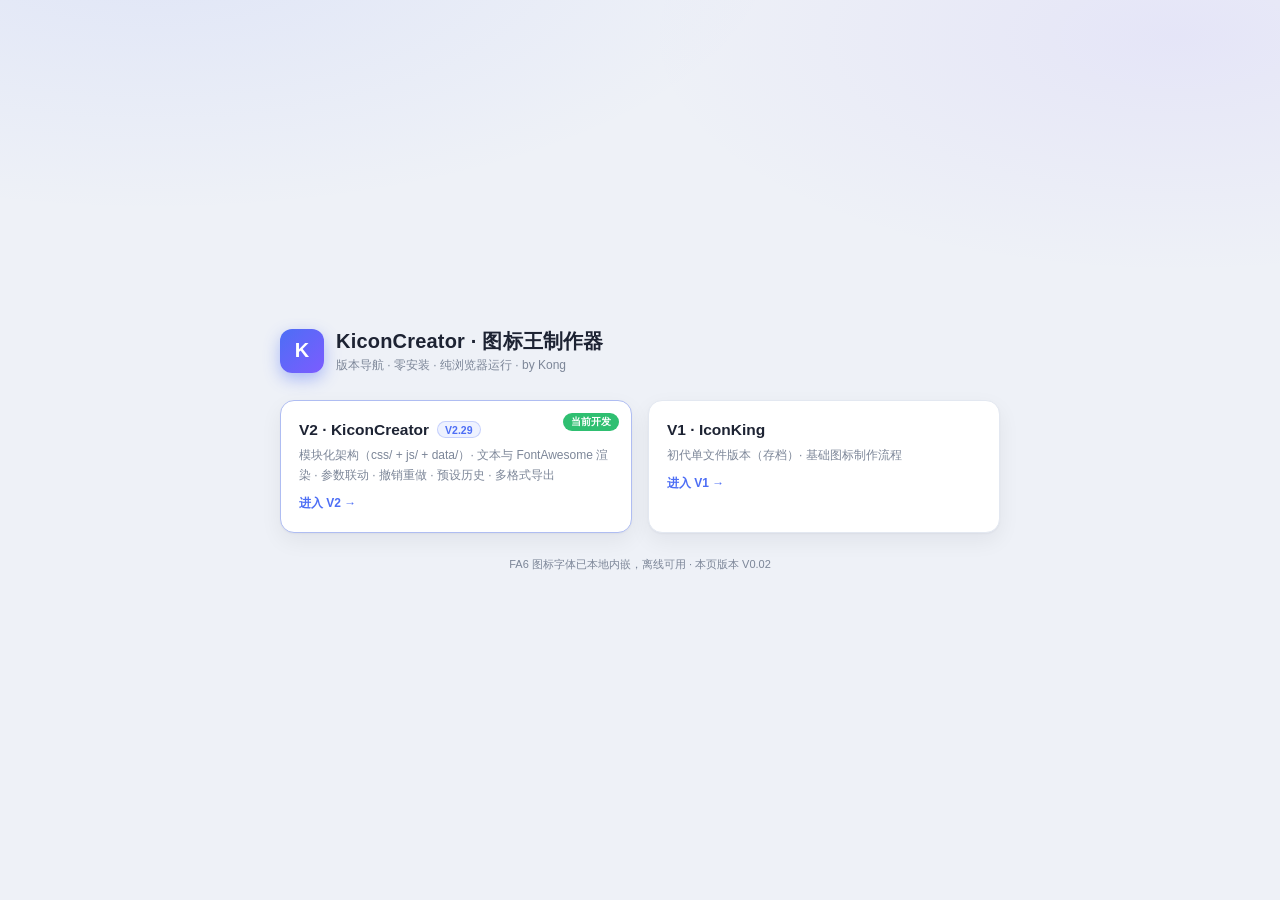
<file: index.html>
<!DOCTYPE html>
<html lang="zh-CN">
<head>
<meta charset="utf-8">
<meta name="viewport" content="width=device-width,initial-scale=1">
<title>KiconCreator · 版本导航</title>
<!-- 版本：V0.09 -->
<style>
:root{--bg:#eef1f7;--panel:#ffffff;--border:#e3e8f1;--text:#1d2333;--muted:#7c8698;--accent:#4d6ef5;--accent-2:#7c5cff;--soft:#eef2ff;--ok:#2fbf71}
*{box-sizing:border-box}
body{margin:0;min-height:100vh;display:grid;place-items:center;font-family:-apple-system,BlinkMacSystemFont,"Segoe UI","PingFang SC","Hiragino Sans GB","Microsoft YaHei",sans-serif;font-size:14px;color:var(--text);background:var(--bg);background-image:radial-gradient(900px 380px at 12% -6%,color-mix(in srgb,var(--accent) 9%,transparent),transparent 70%),radial-gradient(760px 340px at 92% 4%,color-mix(in srgb,var(--accent-2) 8%,transparent),transparent 70%);background-attachment:fixed}
.wrap{width:min(720px,92vw);padding:40px 0}
.head{display:flex;align-items:center;gap:12px;margin-bottom:26px}
.logo{width:44px;height:44px;border-radius:12px;flex:none;background:linear-gradient(135deg,var(--accent),var(--accent-2));color:#fff;font-weight:800;font-size:20px;display:grid;place-items:center;box-shadow:0 6px 16px color-mix(in srgb,var(--accent) 42%,transparent)}
h1{margin:0;font-size:20px;letter-spacing:.2px}
.head p{margin:2px 0 0;font-size:12px;color:var(--muted)}
.cards{display:grid;grid-template-columns:1fr 1fr;gap:16px}
@media (max-width:560px){.cards{grid-template-columns:1fr}}
.card{position:relative;display:block;padding:20px 18px;background:var(--panel);border:1px solid var(--border);border-radius:14px;text-decoration:none;color:var(--text);box-shadow:0 1px 2px rgba(16,24,40,.04),0 8px 22px rgba(16,24,40,.06);transition:.15s}
.card:hover{transform:translateY(-3px);border-color:var(--accent);box-shadow:0 12px 30px rgba(16,24,40,.12)}
.card h2{margin:0 0 6px;font-size:15.5px;display:flex;align-items:center;gap:8px}
.card .ver{display:inline-block;font-size:10.5px;font-weight:600;padding:1.5px 7px;border-radius:99px;background:var(--soft);color:var(--accent);border:1px solid color-mix(in srgb,var(--accent) 26%,transparent)}
.card p{margin:0;font-size:12px;color:var(--muted);line-height:1.7}
.card .go{display:inline-block;margin-top:10px;font-size:12px;font-weight:700;color:var(--accent)}
.card.primary{border-color:color-mix(in srgb,var(--accent) 35%,var(--border))}
.card.primary::after{content:"当前开发";position:absolute;top:12px;right:12px;font-size:10px;font-weight:700;color:#fff;background:var(--ok);padding:2px 8px;border-radius:99px}
.foot{margin-top:24px;text-align:center;font-size:11px;color:var(--muted)}
</style>
</head>
<body>
<main class="wrap">
  <header class="head">
    <div class="logo">K</div>
    <div>
      <h1>KiconCreator · 图标王制作器</h1>
      <p>版本导航 · 零安装 · 纯浏览器运行 · by Kong</p>
    </div>
  </header>
  <section class="cards">
    <a class="card primary" href="V2/index.html">
      <h2>V2 · KiconCreator <span class="ver">V2.29</span></h2>
      <p>模块化架构（css/ + js/ + data/）· 文本与 FontAwesome 渲染 · 参数联动 · 撤销重做 · 预设历史 · 多格式导出</p>
      <span class="go">进入 V2 →</span>
    </a>
    <a class="card" href="V1/IconMaker.html">
      <h2>V1 · IconKing</h2>
      <p>初代单文件版本（存档）· 基础图标制作流程</p>
      <span class="go">进入 V1 →</span>
    </a>
  </section>
  <footer class="foot">FA6 图标字体已本地内嵌，离线可用 · 本页版本 V0.02</footer>
</main>
</body>
</html>
</file>
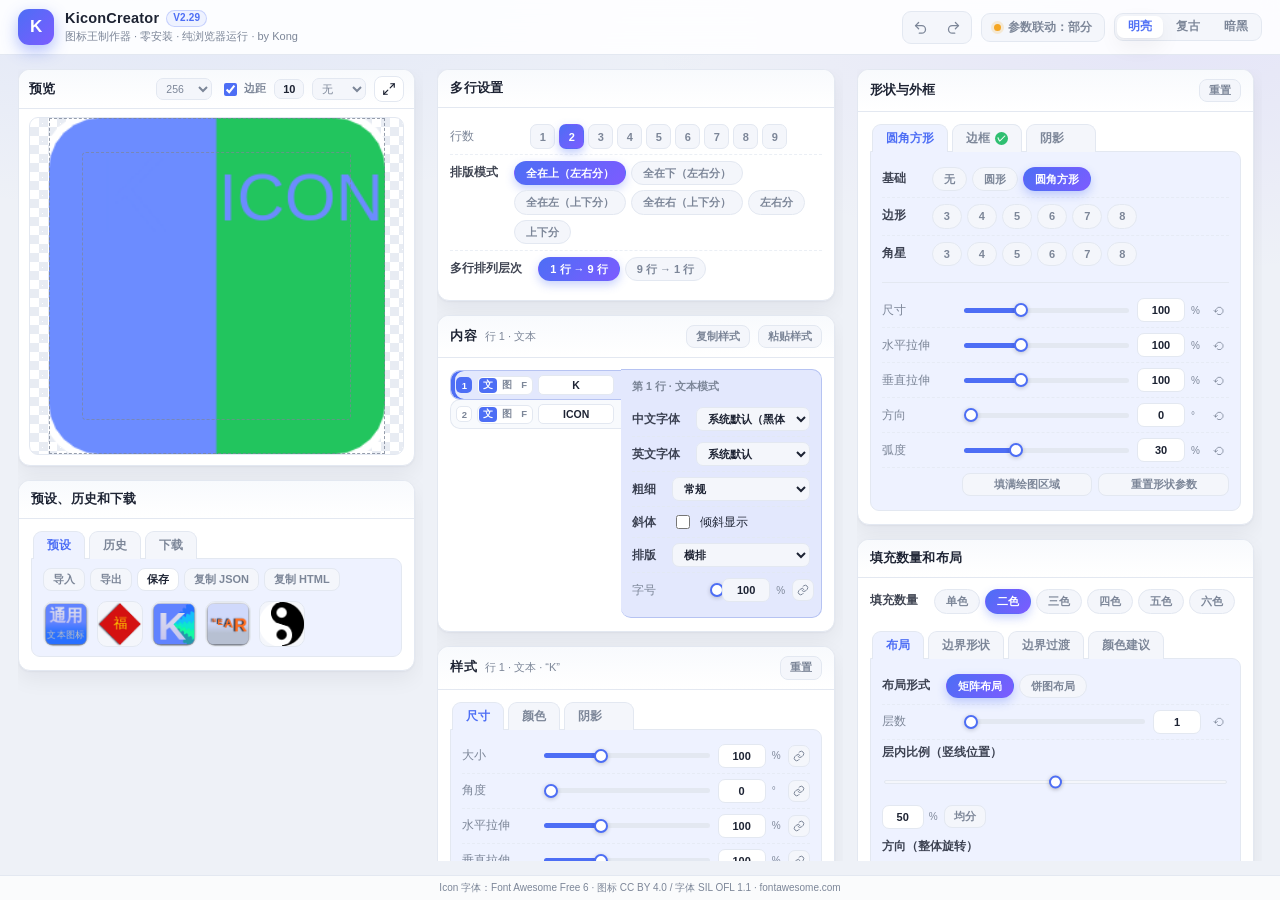
<file: V2/index.html>
<!DOCTYPE html>
<html lang="zh-CN" data-theme="light" data-layout="three">
<head>
<meta charset="utf-8">
<meta name="viewport" content="width=device-width,initial-scale=1">
<title>KiconCreator · 图标王制作器 </title>
<!-- ============================================================
     启动屏样式内联置于最前：无任何阻塞型外部资源，
     打开即刻显示进度条；全部 css/js 由页尾引导器按依赖顺序异步加载。
     （V2.09：旧方案 head 中的 Google Fonts <link> 为渲染阻塞资源，
     网络不可达时页面会卡到超时才首绘——现已改为应用就绪后异步注入）
     ============================================================ -->
<style>
#bootScreen{position:fixed;inset:0;z-index:9999;display:flex;flex-direction:column;align-items:center;justify-content:center;gap:16px;background:#eef1f7;font-family:-apple-system,BlinkMacSystemFont,"Segoe UI","PingFang SC","Microsoft YaHei",sans-serif;transition:opacity .35s}
#bootScreen.done{opacity:0;pointer-events:none}
#bootScreen .b-logo{width:52px;height:52px;border-radius:14px;background:linear-gradient(135deg,#4d6ef5,#7c5cff);color:#fff;font-weight:800;font-size:24px;display:grid;place-items:center;box-shadow:0 6px 16px rgba(77,110,245,.42)}
#bootScreen .b-title{font-size:15px;font-weight:700;color:#1d2333;letter-spacing:.2px}
#bootScreen .b-sub{font-size:11px;color:#7c8698;margin-top:-10px}
#bootScreen .b-track{width:min(340px,72vw);height:6px;border-radius:99px;background:#dfe5f0;overflow:hidden}
#bootScreen .b-bar{width:0%;height:100%;border-radius:99px;background:linear-gradient(90deg,#4d6ef5,#7c5cff);transition:width .15s}
#bootScreen .b-row{display:flex;gap:10px;align-items:baseline}
#bootScreen .b-pct{font-size:11px;font-weight:800;color:#4d6ef5;font-variant-numeric:tabular-nums}
#bootScreen .b-status{font-size:11px;color:#7c8698}
#bootScreen.error .b-bar{background:#f04a4a}
#bootScreen.error .b-status{color:#f04a4a}
</style>
</head>
<body>

<!-- 启动屏：引导器完成后移除 -->
<div id="bootScreen">
  <div class="b-logo">K</div>
  <div class="b-title">KiconCreator · 图标王制作器</div>
  <div class="b-sub">零安装 · 纯浏览器运行 · by Kong</div>
  <div class="b-track"><div class="b-bar" id="bootBar"></div></div>
  <div class="b-row"><span class="b-pct" id="bootPct">0%</span><span class="b-status" id="bootStatus">准备加载…</span></div>
</div>

<header class="topbar">
  <div class="brand">
    <div class="logo">K</div>
    <div class="brand-text">
      <h1>KiconCreator <span class="ver">V2.29</span></h1>
      <p>图标王制作器 · 零安装 · 纯浏览器运行 · by Kong</p>
    </div>
  </div>
  <div class="topbar-actions">
    <div class="segmented icon-only">
      <button title="撤销 Ctrl+Z" id="undoBtn"><svg viewBox="0 0 24 24" fill="none" stroke="currentColor" stroke-width="2" stroke-linecap="round" stroke-linejoin="round"><path d="M9 14 4 9l5-5"/><path d="M4 9h10a6 6 0 0 1 0 12h-4"/></svg></button>
      <button title="重做 Ctrl+Y" id="redoBtn"><svg viewBox="0 0 24 24" fill="none" stroke="currentColor" stroke-width="2" stroke-linecap="round" stroke-linejoin="round"><path d="m15 14 5-5-5-5"/><path d="M20 9H10a6 6 0 0 0 0 12h4"/></svg></button>
    </div>
    <button class="linkage-btn partial" id="linkageBtn"><span class="dot"></span><span class="lbl">参数联动：部分</span></button>
    <div class="segmented" id="themeSwitch">
      <button data-theme="light" class="active">明亮</button>
      <button data-theme="retro">复古</button>
      <button data-theme="dark">暗黑</button>
    </div>
  </div>
</header>

<div class="merge-tabs" id="mergeTabs">
  <button class="merge-tab active" data-tab="mid">内容参数</button>
  <button class="merge-tab" data-tab="right">背景参数</button>
</div>

<main class="layout" data-mode="three">
  <section class="col col-left">
    <section class="module module-preview">
      <div class="module-head">
        <span class="mh-title">预览</span>
        <span class="mh-spacer"></span>
        <select class="mini-select" id="sizeSelect" title="画布尺寸（与「下载」中的导出尺寸联动）">
          <option value="16">16</option>
          <option value="32">32</option>
          <option value="64">64</option>
          <option value="128">128</option>
          <option value="256" selected>256</option>
          <option value="512">512</option>
          <option value="1024">1024</option>
        </select>
        <label class="mini-check" title="显示安全边距"><input type="checkbox" id="safeChk" checked> 边距</label>
        <input class="num" id="safePct" value="10" style="width:30px;flex:0 0 30px;height:20px" title="安全边距百分比（%）">
        <select class="mini-select" id="guideSelect" title="辅助线">
          <option value="none">无</option>
          <option value="cross">十字</option>
          <option value="star">米字</option>
          <option value="thirds">井字</option>
        </select>
        <button class="btn icon" id="enlargeBtn" title="放大预览">
          <svg viewBox="0 0 24 24" fill="none" stroke="currentColor" stroke-width="2" stroke-linecap="round" stroke-linejoin="round"><path d="M15 3h6v6"/><path d="M9 21H3v-6"/><path d="M21 3l-7 7"/><path d="M3 21l7-7"/></svg>
        </button>
      </div>
      <div class="module-body">
        <div class="preview-stage" id="stage" title="滚轮缩放 · 左键拖动 · 双击复位 / 模态预览">
          <div class="preview-canvas-wrap" id="canvasWrap">
            <canvas id="iconCanvas" width="256" height="256"></canvas>
            <div class="canvas-edge" id="canvasEdge" aria-hidden="true"></div>
            <svg class="guides-layer" id="guidesLayer" viewBox="0 0 100 100" preserveAspectRatio="none" data-mode="none">
              <g class="g-guide g-cross"><line x1="50" y1="0" x2="50" y2="100" vector-effect="non-scaling-stroke"/><line x1="0" y1="50" x2="100" y2="50" vector-effect="non-scaling-stroke"/></g>
              <g class="g-guide g-star"><line x1="50" y1="0" x2="50" y2="100" vector-effect="non-scaling-stroke"/><line x1="0" y1="50" x2="100" y2="50" vector-effect="non-scaling-stroke"/><line x1="0" y1="0" x2="100" y2="100" vector-effect="non-scaling-stroke"/><line x1="100" y1="0" x2="0" y2="100" vector-effect="non-scaling-stroke"/></g>
              <g class="g-guide g-thirds"><line x1="33.3" y1="0" x2="33.3" y2="100" vector-effect="non-scaling-stroke"/><line x1="66.7" y1="0" x2="66.7" y2="100" vector-effect="non-scaling-stroke"/><line x1="0" y1="33.3" x2="100" y2="33.3" vector-effect="non-scaling-stroke"/><line x1="0" y1="66.7" x2="100" y2="66.7" vector-effect="non-scaling-stroke"/></g>
            </svg>
            <div class="safe-box" id="safeBox"></div>
          </div>
        </div>
      </div>
    </section>
    <div class="preview-placeholder" aria-hidden="true"></div>

    <section class="module" id="modulePreset">
      <div class="module-head"><span class="mh-title">预设、历史和下载</span></div>
      <div class="module-body">
        <div class="tab-groups" data-module="preset"></div>
      </div>
    </section>
  </section>

  <section class="col col-mid">
    <section class="module">
      <div class="module-head"><span class="mh-title">多行设置</span></div>
      <div class="module-body">
        <div class="param">
          <span class="pname">行数</span>
          <div class="pctrl"><div class="pill-row" id="rowCount"></div></div>
        </div>
        <div class="param inline-chips">
          <span class="pname">排版模式</span>
          <div class="pctrl"><div class="chip-row" id="layoutChips"></div></div>
        </div>
        <div class="param inline-chips" id="layerParam">
          <span class="pname">多行排列层次</span>
          <div class="pctrl">
            <div class="chip-row">
              <button class="chip active">1 行 → 9 行</button>
              <button class="chip">9 行 → 1 行</button>
            </div>
          </div>
        </div>
      </div>
    </section>

    <section class="module">
      <div class="module-head">
        <span class="mh-title">内容</span>
        <span class="mh-sub" id="contentNote">行 1 · 文本</span>
        <span class="mh-spacer"></span>
        <button class="btn ghost sm" id="copyStyleBtn">复制样式</button>
        <button class="btn ghost sm" id="pasteStyleBtn">粘贴样式</button>
      </div>
      <div class="module-body">
        <div class="vtab-group">
          <div class="vtab-list" id="contentTabs"></div>
          <div class="vtab-body" id="contentBody"></div>
        </div>
      </div>
    </section>

    <section class="module" id="moduleStyle">
      <div class="module-head">
        <span class="mh-title">样式</span>
        <span class="mh-sub" id="styleSub">行 1 · 文本 · “K”</span>
        <span class="mh-spacer"></span>
        <button class="btn ghost sm" id="styleReset">重置</button>
      </div>
      <div class="module-body">
        <div class="tab-groups" data-module="style"></div>
      </div>
    </section>
  </section>

  <section class="col col-right">
    <section class="module" id="moduleShape">
      <div class="module-head">
        <span class="mh-title">形状与外框</span>
        <span class="mh-spacer"></span>
        <button class="btn ghost sm" id="shapeReset" title="重置形状、边框、阴影三个标签的全部参数">重置</button>
      </div>
      <div class="module-body">
        <div class="tab-groups" data-module="shape"></div>
      </div>
    </section>

    <section class="module" id="moduleFill">
      <div class="module-head"><span class="mh-title">填充数量和布局</span></div>
      <div class="module-body">
        <div class="param inline-chips" style="padding-top:0">
          <span class="pname">填充数量</span>
          <div class="pctrl">
            <div class="chip-row" id="fillCount">
              <button class="chip">单色</button>
              <button class="chip active">二色</button>
              <button class="chip">三色</button>
              <button class="chip">四色</button>
              <button class="chip">五色</button>
              <button class="chip">六色</button>
            </div>
          </div>
        </div>
        <div class="tab-groups" data-module="fill" style="margin-top:10px"></div>
      </div>
    </section>

    <section class="module">
      <div class="module-head">
        <span class="mh-title">内部填充</span>
        <span class="mh-spacer"></span>
        <span class="mh-sub" id="fillSub">共 2 个色块</span>
      </div>
      <div class="module-body">
        <div class="fill-group">
          <div class="fill-list" id="fillList"></div>
          <div class="fill-body" id="fillBody2"></div>
        </div>
      </div>
    </section>
  </section>
</main>

<div class="toast" id="toast"></div>

<!-- FA6 版权提示（需求 2.7：页面最底部一行简短版权） -->
<footer class="page-foot">Icon 字体：Font Awesome Free 6 · 图标 CC BY 4.0 / 字体 SIL OFL 1.1 · fontawesome.com</footer>

<div class="modal" id="viewerModal">
  <div class="modal-box">
    <div class="modal-head">
      <span>1:1 模态预览</span>
      <span style="font-size:10.5px;color:var(--muted);font-weight:500" id="modalInfo">256 × 256</span>
      <span class="mh-spacer" style="flex:1"></span>
      <button class="btn icon" id="viewerClose" title="关闭 (ESC)">✕</button>
    </div>
    <div class="modal-body" id="modalBody">
      <canvas id="viewerCanvas" width="256" height="256"></canvas>
    </div>
  </div>
</div>

<!-- ============================================================
     引导器：按依赖顺序逐个加载 css/js（各模块单独加载），
     进度条实时反馈；顺序即依赖，steps 数组禁止调整。
     详意见同目录 ARCHITECTURE.md 的「模块加载顺序与依赖」一节。
     ============================================================ -->
<script>
(function(){
  var boot = document.getElementById('bootScreen');
  var bar = document.getElementById('bootBar');
  var pct = document.getElementById('bootPct');
  var status = document.getElementById('bootStatus');

  var steps = [
    ['css/base.css',            '基础样式'],
    ['css/layout.css',          '布局样式'],
    ['css/components.css',      '组件样式'],
    ['data/fa-fonts.css',       'FA6 字体'],
    ['js/schema.js',            '参数注册表'],
    ['js/state.js',             '全局状态'],
    ['js/utils.js',             '工具函数'],
    ['js/pack.js',              '导出打包（ZIP/ICO）'],
    ['js/images.js',            '图片仓库'],
    ['js/layout.js',            '布局引擎'],
    ['js/builders.js',          '模板构造器'],
    ['data/fa-icons.js',        'FA6 图标数据（1895 个）'],
    ['js/fa.js',                'FA6 面板'],
    ['js/panes.js',             '面板模板'],
    ['js/tabs.js',              '标签框架'],
    ['js/interactions.js',      '交互绑定'],
    ['js/linkage.js',           '参数联动'],
    ['js/history.js',           '撤销/快照'],
    ['js/exports.js',           '导出模块'],
    ['js/presets.js',           '预设模块'],
    ['presets/index.js',        '本地预设', 1],   // 第 3 位 = 可选：文件缺失时跳过而不中断启动
    ['js/fillLayout.js',        '填充布局引擎'],
    ['js/bgshape.js',           '形状引擎'],
    ['js/canvas.js',            '渲染引擎'],
    ['js/content.js',           '内容模块'],
    ['js/imagePane.js',         '图片面板'],
    ['js/fills.js',             '填充模块'],
    ['js/theme.js',             '主题模块'],
    ['js/topbar.js',            '顶栏模块'],
    ['js/preview.js',           '预览模块'],
    ['js/main.js',              '应用入口']
  ];

  /* 应用版本号（与顶栏 .ver 徽标保持一致）：http(s) 下给每个资源追加 ?v= 查询串，
     避免静态服务器（多无 Cache-Control）与浏览器启发式缓存把旧模块喂给新页面；
     file:// 下不加查询串，保证双击打开时仍按本地路径加载 */
  var APP_VER = 'V2.29';
  var BUST = (location.protocol === 'file:') ? '' : ('?v=' + APP_VER);

  function setProgress(done){
    var p = Math.round(done / steps.length * 100);
    bar.style.width = p + '%';
    pct.textContent = p + '%';
  }

  function fail(src, err){
    boot.classList.add('error');
    status.textContent = '加载失败：' + src + '（请检查文件完整性后刷新重试）';
    if (err) console.error(err);
  }

  function loadNext(idx){
    if (idx >= steps.length){ start(); return; }
    var src = steps[idx][0], label = steps[idx][1], optional = steps[idx][2];
    status.textContent = '正在加载 ' + label + ' …';
    var el;
    if (/\.css$/.test(src)){
      el = document.createElement('link');
      el.rel = 'stylesheet';
      el.href = src + BUST;
    } else {
      el = document.createElement('script');
      el.src = src + BUST;
    }
    el.onload = function(){ setProgress(idx + 1); loadNext(idx + 1); };
    el.onerror = function(){
      /* 可选资源（如 presets/index.js：用户可能删空预设目录）加载失败时跳过，不中断启动。
         注意：脚本"存在但语法错"也会走到这里，因此提示要同时覆盖两种情况（V2.25 措辞修正） */
      if (optional){
        console.warn('[引导器] 可选资源未生效（文件缺失，或存在语法错误导致无法解析），已跳过：' + src
          + ' —— 若该文件本应有内容，请检查它能否被浏览器正常解析（一处语法错会让整份失效）');
        setProgress(idx + 1);
        loadNext(idx + 1);
        return;
      }
      fail(src);
    };
    document.head.appendChild(el);
  }

  function start(){
    status.textContent = '启动应用…';
    bar.style.width = '100%';
    pct.textContent = '100%';
    try {
      init(); // 由 js/main.js 提供（引导器负责调用）
    } catch (err) {
      fail('应用初始化', err);
      return;
    }
    // 首帧布局完成后再撤下启动屏
    requestAnimationFrame(function(){
      setTimeout(function(){
        boot.classList.add('done');
        setTimeout(function(){ boot.remove(); }, 400);
      }, 120);
    });
    // 界面美化字体（思源黑体/Inter 等）：应用就绪后异步注入，不阻塞、离线自动回退
    var gf = document.createElement('link');
    gf.rel = 'stylesheet';
    gf.href = 'https://fonts.googleapis.com/css2?family=Inter:wght@300;400;600;700;900&family=Montserrat:wght@300;400;600;700;900&family=Noto+Sans+SC:wght@300;400;600;700;900&family=Noto+Serif+SC:wght@400;700&family=Roboto:wght@300;400;700;900&family=ZCOOL+QingKe+HuangYou&display=swap';
    document.head.appendChild(gf);
  }

  setProgress(0);
  loadNext(0);
})();
</script>

</body>
</html>
</file>
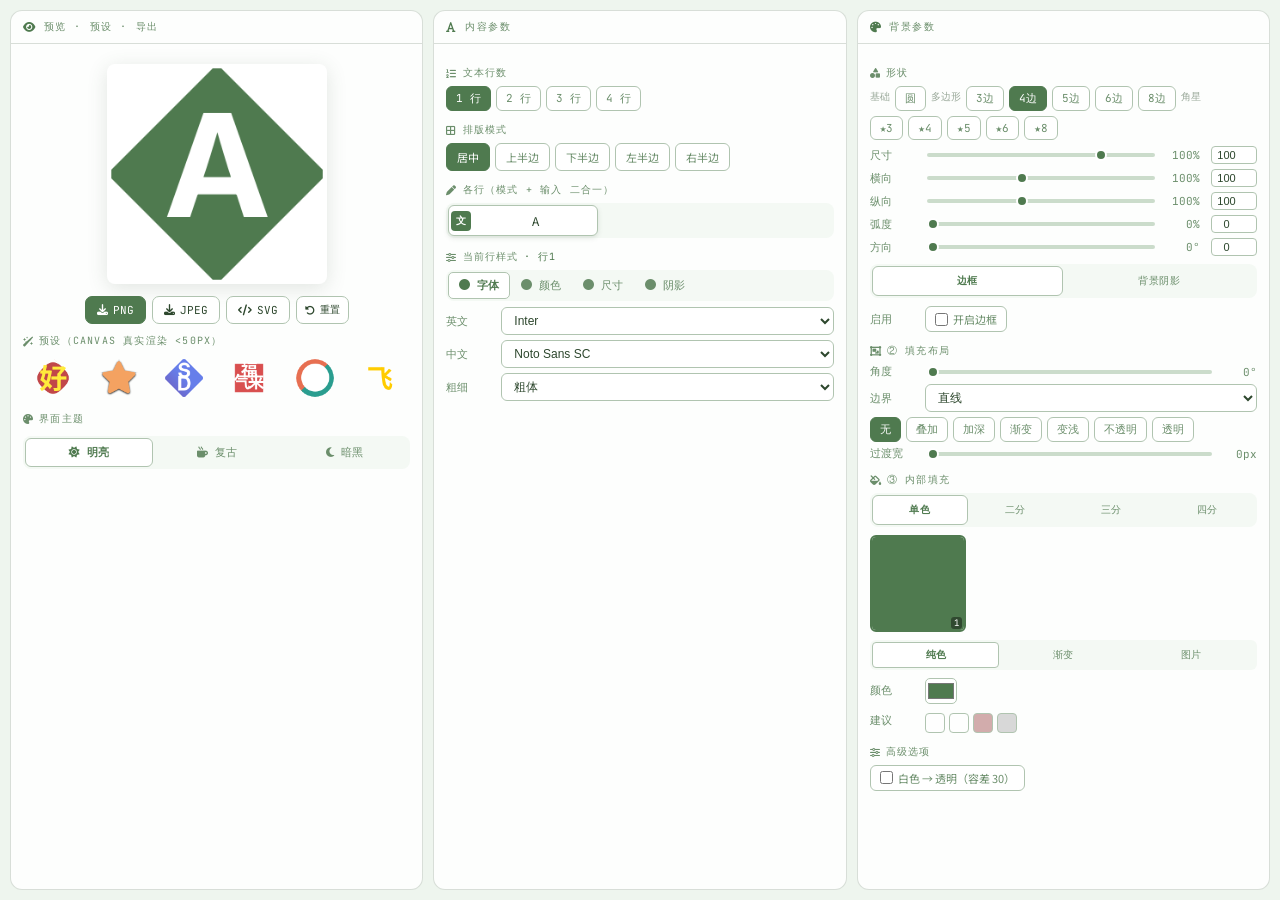
<file: _h.html>
﻿<!DOCTYPE html>
<html lang="zh-CN" data-theme="light">
<head>
<meta charset="UTF-8">
<meta name="viewport" content="width=device-width, initial-scale=1.0">
<title>IconKing · 图标制作器</title>
<style>
#__lf{position:fixed;inset:0;z-index:9999;background:var(--lf-bg,#eef5ee);display:flex;flex-direction:column;align-items:center;justify-content:center;gap:14px;transition:opacity .35s,visibility .35s}
#__lf.gone{opacity:0;visibility:hidden}
#__lf .t{font-family:'Menlo','Consolas',monospace;font-size:12px;color:var(--lf-text,#6b8e6b);letter-spacing:.18em;text-transform:uppercase}
#__lf .b{width:180px;height:2px;background:var(--lf-bar,#cbdccb);position:relative;overflow:hidden}
#__lf .f{position:absolute;inset:0;width:0;background:var(--lf-fg,#4f7a4f);transition:width .16s ease-out}
body.lf-lock{overflow:hidden}
</style>
<script>
(function(){var f,t,done=false;function s(v){if(f)f.style.width=v+'%'}function fin(){if(done)return;done=true;s(100);setTimeout(function(){var o=document.getElementById('__lf');if(o)o.classList.add('gone');document.body&&document.body.classList.remove('lf-lock')},220)}function w(){var o=document.getElementById('__lf');if(!o){setTimeout(w,16);return}f=o.querySelector('.f');if(!f){fin();return}document.body.classList.add('lf-lock');s(0);t=setInterval(function(){if(parseInt(f.style.width||'0')<60){s((parseInt(f.style.width||'0')+6)+'%')}else if(parseInt(f.style.width||'0')<85){s((parseInt(f.style.width||'0')+2)+'%')}else{s((parseInt(f.style.width||'0')+.8)+'%')}},160)}w();if(document.readyState==='complete')fin();else window.addEventListener('load',fin);setTimeout(fin,15000)})();
</script>
<link rel="preconnect" href="https://fonts.googleapis.com">
<link rel="preconnect" href="https://fonts.gstatic.com" crossorigin>
<link href="https://fonts.googleapis.com/css2?family=Inter:wght@400;500;600;700&family=Noto+Sans+SC:wght@400;500;700;900&family=JetBrains+Mono:wght@500;700&display=swap"
      rel="stylesheet" onerror="this.href='https://fonts.loli.net/css2?family=Inter:wght@400;700&family=Noto+Sans+SC:wght@400;700&display=swap'">
<link rel="stylesheet" href="https://cdnjs.cloudflare.com/ajax/libs/font-awesome/6.5.2/css/all.min.css"
      onerror="this.onerror=null;this.href='https://cdnjs.cloudflare.com/ajax/libs/font-awesome/4.7.0/css/font-awesome.min.css'">
<style>
:root,[data-theme="light"]{
  --lf-bg:#eef5ee;--lf-text:#6b8e6b;--lf-bar:#cbdccb;--lf-fg:#4f7a4f;
  --bg-page:#eef5ee;--bg-card:rgba(255,255,255,.85);--bg-card-solid:#ffffff;
  --bg-rail:#f4f9f4;--bg-input:#ffffff;--bg-hover:#e9f2e9;--bg-deep:#cbdccb;
  --border:rgba(120,140,120,.28);--border-strong:#b0c4b0;
  --accent:#4f7a4f;--accent-hover:#3d623d;
  --text:#2d472d;--text-sub:#6b8e6b;--text-muted:#99a899;--text-inv:#ffffff;
  --shadow:rgba(70,90,70,.15);
}
[data-theme="warm"]{
  --lf-bg:#f5ead0;--lf-text:#8a7a50;--lf-bar:#e4d6a8;--lf-fg:#a67c52;
  --bg-page:#f5ead0;--bg-card:rgba(250,240,210,.9);--bg-card-solid:#faf0d2;
  --bg-rail:#f0e4c4;--bg-input:#fdf6e4;--bg-hover:#e8dbb8;--bg-deep:#dccda0;
  --border:rgba(160,130,70,.3);--border-strong:#c4b48a;
  --accent:#a67c52;--accent-hover:#8a6542;
  --text:#3d2e15;--text-sub:#7a6e4a;--text-muted:#a89b78;--text-inv:#ffffff;
  --shadow:rgba(120,100,50,.18);
}
[data-theme="dark"]{
  --lf-bg:#1a1d1a;--lf-text:#9bb0a0;--lf-bar:#2d3a2d;--lf-fg:#6fa870;
  --bg-page:#1a1d1a;--bg-card:rgba(30,34,30,.9);--bg-card-solid:#222622;
  --bg-rail:#262b26;--bg-input:#2e342e;--bg-hover:#343b34;--bg-deep:#3a453a;
  --border:rgba(120,160,120,.25);--border-strong:#4a5a4a;
  --accent:#6fa870;--accent-hover:#85b886;
  --text:#e4ebe4;--text-sub:#9bb0a0;--text-muted:#6a7a6a;--text-inv:#1a1d1a;
  --shadow:rgba(0,0,0,.4);
}
*{box-sizing:border-box}
html,body{margin:0;padding:0;height:100%;background:var(--bg-page);color:var(--text);font-family:'Noto Sans SC','Inter',system-ui,sans-serif}
::-webkit-scrollbar{width:5px;height:5px}
::-webkit-scrollbar-thumb{background:var(--border-strong);border-radius:3px}
::-webkit-scrollbar-track{background:transparent}
.app{display:grid;grid-template-columns:1fr 1fr 1fr;gap:10px;min-width:800px;min-height:400px;padding:10px;height:100vh;max-height:100vh}
@media(max-width:900px){.app{grid-template-columns:1fr;min-width:0;height:auto;max-height:none;min-height:100vh;overflow-y:auto}}
.col{background:var(--bg-card);backdrop-filter:blur(12px);border:1px solid var(--border);border-radius:12px;overflow:hidden;display:flex;flex-direction:column}
.col-hd{padding:9px 12px;border-bottom:1px solid var(--border);font-family:'JetBrains Mono',ui-monospace,monospace;font-size:10px;letter-spacing:.16em;text-transform:uppercase;color:var(--text-sub);display:flex;align-items:center;gap:7px;flex-shrink:0}
.col-hd i{font-size:11px;color:var(--accent)}
.col-bd{flex:1;overflow-y:auto;padding:12px}
.preview-center{display:flex;justify-content:center;margin:8px 0}
canvas#icon{border-radius:8px;box-shadow:0 4px 20px var(--shadow);background:#fff;max-width:100%}
.dl-row{display:flex;gap:6px;flex-wrap:wrap;justify-content:center;margin-top:12px}
.btn{font-family:'JetBrains Mono',ui-monospace,monospace;font-size:11px;padding:6px 11px;border-radius:7px;cursor:pointer;border:1px solid var(--border-strong);background:var(--bg-card-solid);color:var(--text);transition:.12s;display:inline-flex;align-items:center;gap:5px;white-space:nowrap}
.btn:hover{background:var(--bg-hover)}
.btn:active{transform:translateY(1px)}
.btn-primary{background:var(--accent);color:var(--text-inv);border-color:var(--accent)}
.btn-primary:hover{background:var(--accent-hover);border-color:var(--accent-hover)}
.btn-sm{padding:4px 8px;font-size:10px}
.sec-t{font-family:'JetBrains Mono',monospace;font-size:10px;letter-spacing:.12em;text-transform:uppercase;color:var(--text-sub);margin:10px 0 6px;display:flex;align-items:center;gap:5px}
.sec{margin-bottom:12px}.sec:last-child{margin-bottom:0}
/* ═══ PRESET — 严格 < 50px ═══ */
.preset-row{display:grid;grid-template-columns:repeat(auto-fit,minmax(44px,1fr));gap:5px;justify-items:center}
.preset{width:48px;height:48px;max-width:48px;max-height:48px;border-radius:7px;cursor:pointer;border:2px solid transparent;transition:.12s;padding:2px;display:flex;align-items:center;justify-content:center}
.preset canvas{width:100%;height:100%;border-radius:5px}
.preset:hover{transform:translateY(-1px);box-shadow:0 2px 6px var(--shadow)}
.preset.active{border-color:var(--accent)}
.theme-row{display:flex;background:var(--bg-rail);border-radius:8px;padding:2px;margin-top:10px}
.theme-btn{flex:1;padding:6px;font-size:11px;text-align:center;border-radius:6px;cursor:pointer;color:var(--text-sub);font-family:'JetBrains Mono',monospace;transition:.12s;border:1px solid transparent}
.theme-btn.active{background:var(--bg-input);color:var(--accent);font-weight:600;border-color:var(--border-strong)}
.chip-row{display:flex;flex-wrap:wrap;gap:5px}
.chip{padding:4px 9px;border-radius:6px;border:1px solid var(--border-strong);background:var(--bg-card-solid);cursor:pointer;font-size:11px;color:var(--text-sub);transition:.12s;font-family:'JetBrains Mono',monospace}
.chip:hover{background:var(--bg-hover);color:var(--accent)}
.chip.active{background:var(--accent);color:#fff;border-color:var(--accent)}
/* ═══ LINE TABS — mode + 输入 二合一 ═══ */
.line-tabs{display:flex;background:var(--bg-rail);border-radius:8px;padding:2px;margin-bottom:6px;flex-wrap:wrap;gap:2px}
.line-tab{padding:2px;border-radius:6px;border:1px solid transparent;transition:.12s;display:flex;align-items:center;gap:4px;position:relative}
/* Bug3 fix: mode span 不能冒泡, z-index 更高 */
.line-tab .mode{display:inline-flex;align-items:center;justify-content:center;width:20px;height:20px;border-radius:4px;font-size:10px;color:#fff;font-family:'JetBrains Mono',monospace;font-weight:700;cursor:pointer;transition:.12s;user-select:none;flex-shrink:0;position:relative;z-index:2}
.line-tab .mode.tmd{background:#4f7a4f}
.line-tab .mode.imd{background:#3a6eaa}
.line-tab .mode.fmd{background:#a64f3a}
.line-tab .mode:hover{transform:scale(1.1)}
.line-tab input{padding:4px 6px;border-radius:4px;border:none;background:transparent;font-size:12px;font-family:'Noto Sans SC','Inter',sans-serif;color:var(--text);outline:none;text-align:center;min-width:40px;max-width:120px}
.line-tab input::placeholder{color:var(--text-muted)}
/* FA 图标选择器 */
.fa-picker{display:flex;flex-direction:column;gap:4px}
.fa-search{width:100%;padding:5px 8px;border-radius:6px;border:1px solid var(--border-strong);background:var(--bg-input);color:var(--text);font-size:11px;outline:none;box-sizing:border-box}
.fa-search:focus{border-color:var(--accent)}
.fa-grid{display:grid;grid-template-columns:repeat(auto-fill,minmax(26px,1fr));gap:3px;max-height:180px;overflow-y:auto;padding:4px;background:var(--bg-rail);border-radius:6px}
.fa-item{display:flex;align-items:center;justify-content:center;height:26px;border-radius:4px;cursor:pointer;color:var(--text-sub);font-size:13px;transition:.1s;border:1px solid transparent}
.fa-item:hover{background:var(--bg-input);color:var(--accent)}
.fa-item.sel{background:var(--accent-bg);color:var(--accent);border-color:var(--accent)}
.fa-more{font-size:10px;color:var(--text-muted);text-align:center;padding:2px}
.line-tab select.fa-sel{padding:3px 5px;border-radius:4px;border:1px solid var(--border-strong);background:var(--bg-input);font-size:11px;color:var(--text);min-width:80px}
.line-tab.active{background:var(--bg-input);border-color:var(--border-strong);box-shadow:0 2px 5px var(--shadow)}
.layout-group{display:flex;flex-wrap:wrap;gap:5px}
.layout-btn{padding:5px 10px;border-radius:6px;border:1px solid var(--border-strong);background:var(--bg-card-solid);cursor:pointer;font-size:11px;color:var(--text-sub);transition:.12s;font-family:'Noto Sans SC','Inter',sans-serif}
.layout-btn:hover{background:var(--bg-hover);color:var(--accent)}
.layout-btn.active{background:var(--accent);color:#fff;border-color:var(--accent)}
.style-tabs{display:flex;background:var(--bg-rail);border-radius:8px;padding:2px;margin-bottom:6px;flex-wrap:wrap}
.style-tab{padding:5px 10px;font-size:11px;border-radius:5px;cursor:pointer;color:var(--text-sub);font-family:'JetBrains Mono',monospace;transition:.12s;border:1px solid transparent}
.style-tab.active{background:var(--bg-input);color:var(--accent);font-weight:600;border-color:var(--border-strong)}
.form-row{display:flex;align-items:center;gap:7px;margin-bottom:5px}
.form-row .lbl{font-size:11px;color:var(--text-sub);min-width:48px;font-family:'JetBrains Mono',monospace}
.form-row select,.form-row input[type="text"]{flex:1;padding:5px 8px;border-radius:6px;border:1px solid var(--border-strong);background:var(--bg-input);font-size:12px;color:var(--text)}
.form-row select:focus,.form-row input[type="text"]:focus{outline:none;border-color:var(--accent)}
.form-row input[type="color"]{width:32px;height:26px;padding:0;border-radius:5px;border:1px solid var(--border-strong);background:var(--bg-input);cursor:pointer}
.form-row .num-input{width:46px;padding:2px 4px;border-radius:4px;border:1px solid var(--border-strong);background:var(--bg-input);color:var(--text);font-size:11px;text-align:center;outline:none;margin-left:4px}
.form-row .num-input:focus{border-color:var(--accent)}
.form-row .v{font-family:'JetBrains Mono',monospace;font-size:11px;color:var(--text-sub);min-width:36px;text-align:right}
.form-row input[type="range"]{flex:1;-webkit-appearance:none;height:4px;background:var(--bg-deep);border-radius:4px}
.form-row input[type="range"]::-webkit-slider-thumb{-webkit-appearance:none;width:12px;height:12px;border-radius:50%;background:var(--accent);border:2px solid var(--bg-input);cursor:pointer}
.fill-tabs{display:flex;background:var(--bg-rail);border-radius:8px;padding:2px;margin-bottom:8px}
.fill-tab{flex:1;padding:7px 4px;font-size:10px;text-align:center;border-radius:6px;cursor:pointer;color:var(--text-sub);font-family:'JetBrains Mono',monospace;transition:.12s;border:1px solid transparent;letter-spacing:.06em}
.fill-tab.active{background:var(--bg-input);color:var(--accent);font-weight:600;border-color:var(--border-strong)}
.seg-grid{display:flex;gap:5px;margin-bottom:8px}
.seg-item{flex:1;max-width:25%;aspect-ratio:1;border-radius:6px;cursor:pointer;border:2px solid transparent;overflow:hidden;position:relative;transition:.12s;min-width:32px}
.seg-item:hover{transform:translateY(-1px);box-shadow:0 2px 6px var(--shadow)}
.seg-item.active{border-color:var(--accent)}
.seg-item canvas{width:100%;height:100%;display:block}
.seg-item .seg-idx{position:absolute;bottom:1px;right:2px;font-family:'JetBrains Mono',monospace;font-size:9px;color:#fff;background:rgba(0,0,0,.4);padding:0 3px;border-radius:3px}
.seg-mode-tabs{display:flex;background:var(--bg-rail);border-radius:6px;padding:2px;margin-bottom:8px}
.seg-mode-tab{flex:1;padding:5px 4px;font-size:10px;text-align:center;border-radius:4px;cursor:pointer;color:var(--text-sub);font-family:'JetBrains Mono',monospace;border:1px solid transparent}
.seg-mode-tab.active{background:var(--bg-input);color:var(--accent);font-weight:600;border-color:var(--border-strong)}
.bd-tabs{display:flex;background:var(--bg-rail);border-radius:8px;padding:2px;margin-bottom:8px}
.bd-tab{flex:1;padding:7px 4px;font-size:10px;text-align:center;border-radius:6px;cursor:pointer;color:var(--text-sub);font-family:'JetBrains Mono',monospace;border:1px solid transparent;letter-spacing:.06em}
.bd-tab.active{background:var(--bg-input);color:var(--accent);font-weight:600;border-color:var(--border-strong)}
.dropzone{border:2px dashed var(--border-strong);border-radius:8px;padding:10px;text-align:center;background:var(--bg-rail);cursor:pointer;font-size:11px;color:var(--text-sub);transition:.12s}
.dropzone:hover,.dropzone.over{border-color:var(--accent);background:var(--bg-hover)}
.hidden{display:none!important}
.check{display:inline-flex;align-items:center;gap:5px;padding:4px 9px;border-radius:6px;border:1px solid var(--border-strong);background:var(--bg-card-solid);font-size:11px;color:var(--text-sub);cursor:pointer}
.check input{margin:0;accent-color:var(--accent);width:13px;height:13px;cursor:pointer}
.suggest-row{display:flex;gap:4px;margin-top:4px;flex-wrap:wrap}
.suggest-chip{width:20px;height:20px;border-radius:4px;cursor:pointer;border:1px solid var(--border-strong);transition:.1s;position:relative}
.suggest-chip:hover{transform:scale(1.15)}
.suggest-chip::after{content:attr(title);position:absolute;bottom:22px;left:50%;transform:translateX(-50%);font-size:10px;color:#fff;background:rgba(0,0,0,.7);padding:2px 4px;border-radius:3px;white-space:nowrap;opacity:0;pointer-events:none}
.suggest-chip:hover::after{opacity:1}
/* FA 分类面板 */
.fa-tree{max-height:160px;overflow-y:auto;border:1px solid var(--border);border-radius:6px;background:var(--bg-card-solid)}
.fa-tree .fa-grp{border-bottom:1px solid var(--border);padding:4px 6px}
.fa-tree .fa-grp:last-child{border-bottom:none}
.fa-tree .fa-grp-t{font-size:10px;color:var(--text-muted);font-family:'JetBrains Mono',monospace;margin-bottom:3px;cursor:pointer;display:flex;justify-content:space-between;align-items:center}
.fa-tree .fa-grp-t .caret{transition:.2s}
.fa-tree .fa-grp.collapsed .caret{transform:rotate(-90deg)}
.fa-tree .fa-grp.collapsed .fa-grid{display:none}
.fa-tree .fa-grid{display:grid;grid-template-columns:repeat(8,1fr);gap:2px}
.fa-tree .fa-ic{width:24px;height:24px;display:flex;align-items:center;justify-content:center;border-radius:4px;cursor:pointer;color:var(--text-sub);font-size:12px;transition:.1s}
.fa-tree .fa-ic:hover{background:var(--bg-hover);color:var(--accent)}
.fa-tree .fa-ic.selected{background:var(--accent);color:#fff}
</style>
</head>
<body>
<div id="__lf" aria-hidden="true"></div>
<div class="app">
  <!-- ═══ LEFT: PREVIEW + PRESETS + DL + THEME ═══ -->
  <section class="col">
    <div class="col-hd"><i class="fa-solid fa-eye"></i>预览 · 预设 · 导出</div>
    <div class="col-bd">
      <div class="preview-center">
        <canvas id="icon" width="256" height="256" style="width:220px;height:220px;display:block"></canvas>
      </div>
      <div class="dl-row">
        <button id="dlPng" class="btn btn-primary"><i class="fa-solid fa-download"></i>PNG</button>
        <button id="dlJpg" class="btn"><i class="fa-solid fa-download"></i>JPEG</button>
        <button id="dlSvg" class="btn"><i class="fa-solid fa-code"></i>SVG</button>
        <button id="btnReset" class="btn btn-sm"><i class="fa-solid fa-rotate-left"></i>重置</button>
      </div>
      <div class="sec-t"><i class="fa-solid fa-wand-sparkles"></i>预设（canvas 真实渲染 <50px）</div>
      <div class="preset-row" id="presetRow"></div>
      <div class="sec-t"><i class="fa-solid fa-palette"></i>界面主题</div>
      <div class="theme-row">
        <div class="theme-btn active" data-t="light"><i class="fa-solid fa-sun"></i> 明亮</div>
        <div class="theme-btn" data-t="warm"><i class="fa-solid fa-mug-hot"></i> 复古</div>
        <div class="theme-btn" data-t="dark"><i class="fa-solid fa-moon"></i> 暗黑</div>
      </div>
    </div>
  </section>

  <!-- ═══ MIDDLE: CONTENT PARAMS ═══ -->
  <section class="col">
    <div class="col-hd"><i class="fa-solid fa-font"></i>内容参数</div>
    <div class="col-bd">
      <div class="sec">
        <div class="sec-t"><i class="fa-solid fa-list-ol"></i>文本行数</div>
        <div class="chip-row" id="lineCountChips"></div>
      </div>
      <div class="sec">
        <div class="sec-t"><i class="fa-solid fa-table-cells-large"></i>排版模式</div>
        <div class="layout-group" id="layoutGroup"></div>
      </div>
      <div class="sec">
        <div class="sec-t"><i class="fa-solid fa-pen"></i>各行（模式 + 输入 二合一）</div>
        <div class="line-tabs" id="lineTabs"></div>
      </div>
      <div class="sec">
        <div class="sec-t"><i class="fa-solid fa-sliders"></i>当前行样式 <span id="curLabel" style="font-size:10px;color:var(--accent);font-family:'JetBrains Mono',monospace">· 行1</span></div>
        <div class="style-tabs" id="styleTabs"></div>
        <div id="stylePanel"></div>
      </div>
    </div>
  </section>

  <!-- ═══ RIGHT: BG PARAMS — 重划三大区 ═══ -->
  <section class="col">
    <div class="col-hd"><i class="fa-solid fa-palette"></i>背景参数</div>
    <div class="col-bd">

      <!-- ① 外框功能区 → 含形状参数 + 边框 + 背景阴影 -->
      <div class="sec">
        <div class="sec-t"><i class="fa-solid fa-shapes"></i>形状</div>
        <div class="chip-row" id="shapeChips"></div>
        <div class="form-row" style="margin-top:6px">
          <div class="lbl">尺寸</div>
          <input type="range" id="shapeSize" min="30" max="120" value="100">
          <span class="v" id="shapeSizeV">100%</span>
          <input type="number" id="shapeSizeNum" min="30" max="120" value="100" class="num-input">
        </div>
        <div class="form-row">
          <div class="lbl">横向</div>
          <input type="range" id="shapeHS" min="30" max="200" value="100">
          <span class="v" id="shapeHSV">100%</span>
          <input type="number" id="shapeHSNum" min="30" max="200" value="100" class="num-input">
        </div>
        <div class="form-row">
          <div class="lbl">纵向</div>
          <input type="range" id="shapeVS" min="30" max="200" value="100">
          <span class="v" id="shapeVSV">100%</span>
          <input type="number" id="shapeVSNum" min="30" max="200" value="100" class="num-input">
        </div>
        <div class="form-row" id="radiusWrap">
          <div class="lbl">弧度</div>
          <input type="range" id="radius" min="0" max="100" value="0">
          <span class="v" id="radiusV">0%</span>
          <input type="number" id="radiusNum" min="0" max="100" value="0" class="num-input">
        </div>
        <div class="form-row" id="directionWrap">
          <div class="lbl">方向</div>
          <input type="range" id="direction" min="0" max="360" value="0">
          <span class="v" id="directionV">0°</span>
          <input type="number" id="directionNum" min="0" max="360" value="0" class="num-input">
        </div>
        <div class="form-row" id="innerWrap">
          <div class="lbl">内角</div>
          <input type="range" id="shapeInner" min="0" max="180" value="0">
          <span class="v" id="shapeInnerV">0°</span>
          <input type="number" id="shapeInnerNum" min="0" max="180" value="0" class="num-input">
        </div>
        <div class="bd-tabs" style="margin-top:8px">
          <div class="bd-tab active" data-bd="border">边框</div>
          <div class="bd-tab" data-bd="bgshadow">背景阴影</div>
        </div>
        <div id="bdBorder">
          <div class="form-row"><div class="lbl">启用</div><label class="check"><input type="checkbox" id="borderOn"><span>开启边框</span></label></div>
          <div id="borderBox" class="hidden">
            <div class="form-row"><div class="lbl">宽度</div><input type="range" id="borderW" min="1" max="20" value="3"><span class="v" id="borderWV">3px</span><input type="number" id="borderWNum" min="1" max="20" value="3" class="num-input"></div>
            <div class="form-row"><div class="lbl">颜色</div><input type="color" id="borderC" value="#ffffff"></div>
          </div>
        </div>
        <div id="bdShadow" class="hidden">
          <div class="form-row"><div class="lbl">启用</div><label class="check"><input type="checkbox" id="bgShadowOn"><span>开启背景阴影</span></label></div>
          <div id="bgShadowBox" class="hidden">
            <div class="form-row"><div class="lbl">模糊</div><input type="range" id="bgShB" min="0" max="30" value="8"><span class="v" id="bgShBV">8px</span><input type="number" id="bgShBNum" min="0" max="30" value="8" class="num-input"></div>
            <div class="form-row"><div class="lbl">X</div><input type="range" id="bgShX" min="-30" max="30" value="0"><span class="v" id="bgShXV">0px</span><input type="number" id="bgShXNum" min="-30" max="30" value="0" class="num-input"></div>
            <div class="form-row"><div class="lbl">Y</div><input type="range" id="bgShY" min="-30" max="30" value="3"><span class="v" id="bgShYV">3px</span><input type="number" id="bgShYNum" min="-30" max="30" value="3" class="num-input"></div>
            <div class="form-row"><div class="lbl">颜色</div><input type="color" id="bgShC" value="#000000"></div>
          </div>
        </div>
      </div>

      <!-- ② 填充布局 & 边界 -->
      <div class="sec" id="splitLayoutSec">
        <div class="sec-t"><i class="fa-solid fa-object-group"></i>② 填充布局</div>
        <div class="form-row"><div class="lbl">角度</div><input type="range" id="splitAng" min="0" max="360" value="0"><span class="v" id="splitAngV">0°</span></div>
        <div id="splitRatios"></div>
        <div class="form-row"><div class="lbl">边界</div>
          <select id="splitBd"><option value="line">直线</option><option value="curve">曲线</option></select>
        </div>
        <div class="chip-row" id="transModeGroup" style="margin-top:4px"></div>
        <div class="form-row" style="margin-top:4px"><div class="lbl">过渡宽</div><input type="range" id="transW" min="0" max="30" value="0"><span class="v" id="transWV">0px</span></div>
      </div>

      <!-- ③ 内部填充 -->
      <div class="sec">
        <div class="sec-t"><i class="fa-solid fa-fill-drip"></i>③ 内部填充</div>
        <div class="fill-tabs">
          <div class="fill-tab active" data-segn="1">单色</div>
          <div class="fill-tab" data-segn="2">二分</div>
          <div class="fill-tab" data-segn="3">三分</div>
          <div class="fill-tab" data-segn="4">四分</div>
        </div>
        <div class="seg-grid" id="segGrid"></div>
        <div id="segEditor">
          <div class="seg-mode-tabs">
            <div class="seg-mode-tab active" data-smode="solid">纯色</div>
            <div class="seg-mode-tab" data-smode="gradient">渐变</div>
            <div class="seg-mode-tab" data-smode="image">图片</div>
          </div>
          <div id="segSolid">
            <div class="form-row"><div class="lbl">颜色</div><input type="color" id="segSolidColor" value="#4f7a4f"></div>
            <div class="form-row"><div class="lbl">建议</div><div class="suggest-row" id="segSolidSug"></div></div>
          </div>
          <div id="segGrad" class="hidden">
            <div class="form-row"><div class="lbl">起始</div><input type="color" id="segGradS" value="#4f7a4f"></div>
            <div class="form-row"><div class="lbl">终止</div><input type="color" id="segGradE" value="#1d3a2a"></div>
            <div class="chip-row" id="segGradType" style="margin-top:4px"></div>
            <div class="form-row" style="margin-top:4px"><div class="lbl">角度</div><input type="range" id="segGradAng" min="0" max="360" value="135"><span class="v" id="segGradAngV">135°</span></div>
          </div>
          <div id="segImg" class="hidden">
            <div class="dropzone" id="segDz"><i class="fa-solid fa-cloud-arrow-up" style="font-size:14px;margin-bottom:2px;color:var(--accent)"></i><div style="font-size:11px">拖放 / 点击上传</div><input type="file" id="segFile" accept="image/png,image/svg+xml" hidden></div>
            <div class="form-row" style="margin-top:6px"><div class="lbl">缩放</div><input type="range" id="segImgScale" min="10" max="200" value="100"><span class="v" id="segImgScaleV">100%</span></div>
            <div class="form-row"><div class="lbl">位置</div>
              <select id="segImgPos"><option value="center">居中</option><option value="cover">填满</option><option value="top">顶部</option><option value="bottom">底部</option></select>
            </div>
          </div>
        </div>
      </div>



      <!-- 高级选项 -->
      <div class="sec">
        <div class="sec-t"><i class="fa-solid fa-sliders"></i>高级选项</div>
        <div class="form-row"><label class="check"><input type="checkbox" id="transparentBg"><span>白色 → 透明（容差 30）</span></label></div>
      </div>

    </div>
  </section>
</div>

<script>
(function(){
'use strict';
const $=id=>document.getElementById(id);
const canvas=$('icon'), ctx=canvas.getContext('2d');

// ═══════ COLOR UTILS ═══════
function hexToRgb(h){const r=parseInt(h.slice(1,3),16),g=parseInt(h.slice(3,5),16),b=parseInt(h.slice(5,7),16);return{r,g,b}}
function rgbToHex(r,g,b){return '#'+[r,g,b].map(v=>Math.max(0,Math.min(255,v|0)).toString(16).padStart(2,'0')).join('')}
function hslToHex(h,s,l){s/=100;l/=100;const k=n=>(n+h/30)%12,a=s*Math.min(l,1-l),f=n=>l-a*Math.max(-1,Math.min(Math.min(k(n)-3,9-k(n)),1));return rgbToHex(f(0)*255,f(8)*255,f(4)*255)}
function hexToHsl(h){const{r,g,b}=hexToRgb(h);const rn=r/256,gn=g/256,bn=b/256;const mx=Math.max(rn,gn,bn),mn=Math.min(rn,gn,bn);let hh,s;const l=(mx+mn)/2;if(mx===mn){hh=0;s=0}else{const d=mx-mn;s=l>.5?d/(2-mx-mn):d/(mx+mn);hh=(mx===rn?(gn-bn)/(d+(gn<bn?6:0)):mx===gn?(bn-rn)/(d+2):(rn-gn)/(d+4))*60}return{h:hh,s:s*100,l:l*100}}
function colorSuggestions(hex){
  const H=hexToHsl(hex);
  return {
    complement:hslToHex((H.h+180)%360,H.s,H.l),
    analogous:hslToHex((H.h+30)%360,H.s,H.l),
    soft:hslToHex(H.h,Math.max(30,H.s*0.55),Math.min(75,H.l*1.15)),
    bright:hslToHex(H.h,Math.min(100,H.s*1.3),Math.min(85,H.l+15))
  };
}

const FA_MAP = {
  'fa-500px':'\uf26e',
  'fa-accessible-icon':'\uf368',
  'fa-accusoft':'\uf369',
  'fa-adn':'\uf170',
  'fa-adversal':'\uf36a',
  'fa-affiliatetheme':'\uf36b',
  'fa-airbnb':'\uf834',
  'fa-algolia':'\uf36c',
  'fa-align-center':'\uf037',
  'fa-align-justify':'\uf039',
  'fa-align-left':'\uf036',
  'fa-align-right':'\uf038',
  'fa-alipay':'\uf642',
  'fa-amazon':'\uf270',
  'fa-amazon-pay':'\uf42c',
  'fa-amilia':'\uf36d',
  'fa-anchor':'\uf13d',
  'fa-anchor-circle-check':'\ue4aa',
  'fa-anchor-circle-exclamation':'\ue4ab',
  'fa-anchor-circle-xmark':'\ue4ac',
  'fa-anchor-lock':'\ue4ad',
  'fa-android':'\uf17b',
  'fa-angellist':'\uf209',
  'fa-angle-down':'\uf107',
  'fa-angle-left':'\uf104',
  'fa-angle-right':'\uf105',
  'fa-angle-up':'\uf106',
  'fa-angles-down':'\uf103',
  'fa-angles-left':'\uf100',
  'fa-angles-right':'\uf101',
  'fa-angles-up':'\uf102',
  'fa-angrycreative':'\uf36e',
  'fa-angular':'\uf420',
  'fa-ankh':'\uf644',
  'fa-app-store':'\uf36f',
  'fa-app-store-ios':'\uf370',
  'fa-apper':'\uf371',
  'fa-apple':'\uf179',
  'fa-apple-pay':'\uf415',
  'fa-apple-whole':'\uf5d1',
  'fa-archway':'\uf557',
  'fa-arrow-down':'\uf063',
  'fa-arrow-down-up-across-line':'\ue4af',
  'fa-arrow-down-up-lock':'\ue4b0',
  'fa-arrow-left':'\uf060',
  'fa-arrow-right':'\uf061',
  'fa-arrow-right-to-city':'\ue4b3',
  'fa-arrow-trend-down':'\ue097',
  'fa-arrow-trend-up':'\ue098',
  'fa-arrow-up':'\uf062',
  'fa-arrow-up-from-bracket':'\ue09a',
  'fa-arrow-up-from-ground-water':'\ue4b5',
  'fa-arrow-up-from-water-pump':'\ue4b6',
  'fa-arrow-up-right-dots':'\ue4b7',
  'fa-arrows':'\uf047',
  'fa-arrows-down-to-line':'\ue4b8',
  'fa-arrows-down-to-people':'\ue4b9',
  'fa-arrows-left-right':'\uf07e',
  'fa-arrows-left-right-to-line':'\ue4ba',
  'fa-arrows-spin':'\ue4bb',
  'fa-arrows-split-up-and-left':'\ue4bc',
  'fa-arrows-to-circle':'\ue4bd',
  'fa-arrows-to-dot':'\ue4be',
  'fa-arrows-to-eye':'\ue4bf',
  'fa-arrows-turn-right':'\ue4c0',
  'fa-arrows-turn-to-dots':'\ue4c1',
  'fa-arrows-up-to-line':'\ue4c2',
  'fa-arrows-v':'\uf07d',
  'fa-artstation':'\uf77a',
  'fa-asymmetrik':'\uf372',
  'fa-atlassian':'\uf77b',
  'fa-atom':'\uf5d2',
  'fa-audible':'\uf373',
  'fa-audio-description':'\uf29e',
  'fa-austral-sign':'\ue0a9',
  'fa-autoprefixer':'\uf41c',
  'fa-avianex':'\uf374',
  'fa-aviato':'\uf421',
  'fa-award':'\uf559',
  'fa-aws':'\uf375',
  'fa-baby':'\uf77c',
  'fa-backward':'\uf04a',
  'fa-bacon':'\uf7e5',
  'fa-bacteria':'\ue059',
  'fa-bacterium':'\ue05a',
  'fa-baht-sign':'\ue0ac',
  'fa-bandage':'\uf462',
  'fa-bandcamp':'\uf2d5',
  'fa-bangladeshi-taka-sign':'\ue2e6',
  'fa-barcode':'\uf02a',
  'fa-baseball':'\uf433',
  'fa-baseball-bat-ball':'\uf432',
  'fa-basketball':'\uf434',
  'fa-bathtub':'\uf2cd',
  'fa-battery':'\uf240',
  'fa-battery-empty':'\uf244',
  'fa-battery-half':'\uf242',
  'fa-battery-quarter':'\uf243',
  'fa-battery-three-quarters':'\uf241',
  'fa-battle-net':'\uf835',
  'fa-bed':'\uf236',
  'fa-beer':'\uf0fc',
  'fa-behance':'\uf1b4',
  'fa-bell':'\uf0f3',
  'fa-bell-slash':'\uf1f6',
  'fa-bezier-curve':'\uf55b',
  'fa-bicycle':'\uf206',
  'fa-bilibili':'\ue3d9',
  'fa-bimobject':'\uf378',
  'fa-binoculars':'\uf1e5',
  'fa-biohazard':'\uf780',
  'fa-bitbucket':'\uf171',
  'fa-bitcoin':'\uf379',
  'fa-bitcoin-sign':'\ue0b4',
  'fa-bity':'\uf37a',
  'fa-black-tie':'\uf27e',
  'fa-blackberry':'\uf37b',
  'fa-blender':'\uf517',
  'fa-blender-phone':'\uf6b6',
  'fa-blog':'\uf781',
  'fa-blogger':'\uf37c',
  'fa-blogger-b':'\uf37d',
  'fa-bluesky':'\ue671',
  'fa-bluetooth':'\uf293',
  'fa-bluetooth-b':'\uf294',
  'fa-bold':'\uf032',
  'fa-bolt-lightning':'\ue0b7',
  'fa-bomb':'\uf1e2',
  'fa-bone':'\uf5d7',
  'fa-bong':'\uf55c',
  'fa-book':'\uf02d',
  'fa-book-atlas':'\uf558',
  'fa-book-bible':'\uf647',
  'fa-book-bookmark':'\ue0bb',
  'fa-book-medical':'\uf7e6',
  'fa-book-open':'\uf518',
  'fa-book-reader':'\uf5da',
  'fa-book-skull':'\uf6b7',
  'fa-bookmark':'\uf02e',
  'fa-bootstrap':'\uf836',
  'fa-border-all':'\uf84c',
  'fa-border-none':'\uf850',
  'fa-border-top-left':'\uf853',
  'fa-bore-hole':'\ue4c3',
  'fa-bots':'\ue340',
  'fa-bottle-droplet':'\ue4c4',
  'fa-bottle-water':'\ue4c5',
  'fa-bowl-food':'\ue4c6',
  'fa-bowl-rice':'\ue2eb',
  'fa-bowling-ball':'\uf436',
  'fa-box':'\uf466',
  'fa-box-archive':'\uf187',
  'fa-box-open':'\uf49e',
  'fa-box-tissue':'\ue05b',
  'fa-boxes':'\uf468',
  'fa-boxes-packing':'\ue4c7',
  'fa-braille':'\uf2a1',
  'fa-brain':'\uf5dc',
  'fa-brave':'\ue63c',
  'fa-brave-reverse':'\ue63d',
  'fa-brazilian-real-sign':'\ue46c',
  'fa-bread-slice':'\uf7ec',
  'fa-bridge':'\ue4c8',
  'fa-bridge-circle-check':'\ue4c9',
  'fa-bridge-circle-exclamation':'\ue4ca',
  'fa-bridge-circle-xmark':'\ue4cb',
  'fa-bridge-lock':'\ue4cc',
  'fa-bridge-water':'\ue4ce',
  'fa-briefcase':'\uf0b1',
  'fa-briefcase-medical':'\uf469',
  'fa-broom':'\uf51a',
  'fa-brush':'\uf55d',
  'fa-btc':'\uf15a',
  'fa-bucket':'\ue4cf',
  'fa-buffer':'\uf837',
  'fa-bug':'\uf188',
  'fa-bug-slash':'\ue490',
  'fa-bugs':'\ue4d0',
  'fa-building':'\uf1ad',
  'fa-building-circle-arrow-right':'\ue4d1',
  'fa-building-circle-check':'\ue4d2',
  'fa-building-circle-exclamation':'\ue4d3',
  'fa-building-circle-xmark':'\ue4d4',
  'fa-building-flag':'\ue4d5',
  'fa-building-lock':'\ue4d6',
  'fa-building-ngo':'\ue4d7',
  'fa-building-shield':'\ue4d8',
  'fa-building-un':'\ue4d9',
  'fa-building-user':'\ue4da',
  'fa-building-wheat':'\ue4db',
  'fa-bullhorn':'\uf0a1',
  'fa-bullseye':'\uf140',
  'fa-buromobelexperte':'\uf37f',
  'fa-burst':'\ue4dc',
  'fa-bus':'\uf207',
  'fa-bus-simple':'\uf55e',
  'fa-business-time':'\uf64a',
  'fa-buy-n-large':'\uf8a6',
  'fa-buysellads':'\uf20d',
  'fa-cake':'\uf1fd',
  'fa-calculator':'\uf1ec',
  'fa-calendar':'\uf133',
  'fa-calendar-check':'\uf274',
  'fa-calendar-day':'\uf783',
  'fa-calendar-days':'\uf073',
  'fa-calendar-minus':'\uf272',
  'fa-calendar-plus':'\uf271',
  'fa-calendar-week':'\uf784',
  'fa-calendar-xmark':'\uf273',
  'fa-camera':'\uf030',
  'fa-camera-retro':'\uf083',
  'fa-camera-rotate':'\ue0d8',
  'fa-campground':'\uf6bb',
  'fa-canadian-maple-leaf':'\uf785',
  'fa-cancel':'\uf05e',
  'fa-candy-cane':'\uf786',
  'fa-cannabis':'\uf55f',
  'fa-capsules':'\uf46b',
  'fa-car':'\uf1b9',
  'fa-car-battery':'\uf5df',
  'fa-car-crash':'\uf5e1',
  'fa-car-on':'\ue4dd',
  'fa-car-rear':'\uf5de',
  'fa-car-side':'\uf5e4',
  'fa-car-tunnel':'\ue4de',
  'fa-caravan':'\uf8ff',
  'fa-caret-down':'\uf0d7',
  'fa-caret-left':'\uf0d9',
  'fa-caret-right':'\uf0da',
  'fa-caret-up':'\uf0d8',
  'fa-carriage-baby':'\uf77d',
  'fa-carrot':'\uf787',
  'fa-cart-arrow-down':'\uf218',
  'fa-cart-plus':'\uf217',
  'fa-cash-register':'\uf788',
  'fa-cat':'\uf6be',
  'fa-cc-amazon-pay':'\uf42d',
  'fa-cc-amex':'\uf1f3',
  'fa-cc-apple-pay':'\uf416',
  'fa-cc-diners-club':'\uf24c',
  'fa-cc-discover':'\uf1f2',
  'fa-cc-jcb':'\uf24b',
  'fa-cc-mastercard':'\uf1f1',
  'fa-cc-paypal':'\uf1f4',
  'fa-cc-stripe':'\uf1f5',
  'fa-cc-visa':'\uf1f0',
  'fa-cedi-sign':'\ue0df',
  'fa-cent-sign':'\ue3f5',
  'fa-centercode':'\uf380',
  'fa-centos':'\uf789',
  'fa-certificate':'\uf0a3',
  'fa-chair':'\uf6c0',
  'fa-chalkboard':'\uf51b',
  'fa-chalkboard-user':'\uf51c',
  'fa-charging-station':'\uf5e7',
  'fa-chart-area':'\uf1fe',
  'fa-chart-bar':'\uf080',
  'fa-chart-column':'\ue0e3',
  'fa-chart-gantt':'\ue0e4',
  'fa-chart-simple':'\ue473',
  'fa-check':'\uf00c',
  'fa-check-double':'\uf560',
  'fa-cheese':'\uf7ef',
  'fa-chess':'\uf439',
  'fa-chess-bishop':'\uf43a',
  'fa-chess-board':'\uf43c',
  'fa-chess-king':'\uf43f',
  'fa-chess-knight':'\uf441',
  'fa-chess-pawn':'\uf443',
  'fa-chess-queen':'\uf445',
  'fa-chess-rook':'\uf447',
  'fa-chevron-down':'\uf078',
  'fa-chevron-left':'\uf053',
  'fa-chevron-right':'\uf054',
  'fa-chevron-up':'\uf077',
  'fa-child':'\uf1ae',
  'fa-child-dress':'\ue59c',
  'fa-child-reaching':'\ue59d',
  'fa-child-rifle':'\ue4e0',
  'fa-children':'\ue4e1',
  'fa-chrome':'\uf268',
  'fa-chromecast':'\uf838',
  'fa-church':'\uf51d',
  'fa-circle':'\uf111',
  'fa-circle-arrow-down':'\uf0ab',
  'fa-circle-arrow-left':'\uf0a8',
  'fa-circle-arrow-right':'\uf0a9',
  'fa-circle-arrow-up':'\uf0aa',
  'fa-circle-check':'\uf058',
  'fa-circle-chevron-down':'\uf13a',
  'fa-circle-chevron-left':'\uf137',
  'fa-circle-chevron-right':'\uf138',
  'fa-circle-chevron-up':'\uf139',
  'fa-circle-down':'\uf358',
  'fa-circle-half-stroke':'\uf042',
  'fa-circle-left':'\uf359',
  'fa-circle-nodes':'\ue4e2',
  'fa-circle-notch':'\uf1ce',
  'fa-circle-right':'\uf35a',
  'fa-circle-up':'\uf35b',
  'fa-city':'\uf64f',
  'fa-clapperboard':'\ue131',
  'fa-clipboard':'\uf328',
  'fa-clipboard-check':'\uf46c',
  'fa-clipboard-list':'\uf46d',
  'fa-clipboard-question':'\ue4e3',
  'fa-clipboard-user':'\uf7f3',
  'fa-clock':'\uf017',
  'fa-clone':'\uf24d',
  'fa-closed-captioning':'\uf20a',
  'fa-cloud':'\uf0c2',
  'fa-cloud-download':'\uf0ed',
  'fa-cloud-meatball':'\uf73b',
  'fa-cloud-moon':'\uf6c3',
  'fa-cloud-moon-rain':'\uf73c',
  'fa-cloud-rain':'\uf73d',
  'fa-cloud-showers-heavy':'\uf740',
  'fa-cloud-showers-water':'\ue4e4',
  'fa-cloud-sun':'\uf6c4',
  'fa-cloud-sun-rain':'\uf743',
  'fa-cloud-upload':'\uf0ee',
  'fa-cloudflare':'\ue07d',
  'fa-cloudscale':'\uf383',
  'fa-cloudsmith':'\uf384',
  'fa-cloudversify':'\uf385',
  'fa-clover':'\ue139',
  'fa-cmplid':'\ue360',
  'fa-code':'\uf121',
  'fa-code-branch':'\uf126',
  'fa-code-commit':'\uf386',
  'fa-code-compare':'\ue13a',
  'fa-code-fork':'\ue13b',
  'fa-code-merge':'\uf387',
  'fa-code-pull-request':'\ue13c',
  'fa-codepen':'\uf1cb',
  'fa-codiepie':'\uf284',
  'fa-coins':'\uf51e',
  'fa-colon-sign':'\ue140',
  'fa-comment':'\uf075',
  'fa-comment-dollar':'\uf651',
  'fa-comment-medical':'\uf7f5',
  'fa-comment-slash':'\uf4b3',
  'fa-commenting':'\uf4ad',
  'fa-comments':'\uf086',
  'fa-comments-dollar':'\uf653',
  'fa-compact-disc':'\uf51f',
  'fa-compass':'\uf14e',
  'fa-compress':'\uf066',
  'fa-computer':'\ue4e5',
  'fa-concierge-bell':'\uf562',
  'fa-confluence':'\uf78d',
  'fa-connectdevelop':'\uf20e',
  'fa-contact-book':'\uf2b9',
  'fa-contao':'\uf26d',
  'fa-cookie':'\uf563',
  'fa-cookie-bite':'\uf564',
  'fa-copy':'\uf0c5',
  'fa-copyright':'\uf1f9',
  'fa-cotton-bureau':'\uf89e',
  'fa-couch':'\uf4b8',
  'fa-cow':'\uf6c8',
  'fa-cpanel':'\uf388',
  'fa-creative-commons':'\uf25e',
  'fa-creative-commons-by':'\uf4e7',
  'fa-creative-commons-nc':'\uf4e8',
  'fa-creative-commons-nc-eu':'\uf4e9',
  'fa-creative-commons-nc-jp':'\uf4ea',
  'fa-creative-commons-nd':'\uf4eb',
  'fa-creative-commons-pd':'\uf4ec',
  'fa-creative-commons-pd-alt':'\uf4ed',
  'fa-creative-commons-remix':'\uf4ee',
  'fa-creative-commons-sa':'\uf4ef',
  'fa-creative-commons-sampling':'\uf4f0',
  'fa-creative-commons-sampling-plus':'\uf4f1',
  'fa-creative-commons-share':'\uf4f2',
  'fa-creative-commons-zero':'\uf4f3',
  'fa-credit-card':'\uf09d',
  'fa-critical-role':'\uf6c9',
  'fa-crop':'\uf125',
  'fa-crop-simple':'\uf565',
  'fa-cross':'\uf654',
  'fa-crosshairs':'\uf05b',
  'fa-crow':'\uf520',
  'fa-crown':'\uf521',
  'fa-crutch':'\uf7f7',
  'fa-cruzeiro-sign':'\ue152',
  'fa-css3':'\uf13c',
  'fa-css3-alt':'\uf38b',
  'fa-cube':'\uf1b2',
  'fa-cubes':'\uf1b3',
  'fa-cubes-stacked':'\ue4e6',
  'fa-cuttlefish':'\uf38c',
  'fa-d-and-d':'\uf38d',
  'fa-d-and-d-beyond':'\uf6ca',
  'fa-dailymotion':'\ue052',
  'fa-dashcube':'\uf210',
  'fa-database':'\uf1c0',
  'fa-debian':'\ue60b',
  'fa-deezer':'\ue077',
  'fa-delete-left':'\uf55a',
  'fa-delicious':'\uf1a5',
  'fa-democrat':'\uf747',
  'fa-deploydog':'\uf38e',
  'fa-deskpro':'\uf38f',
  'fa-desktop':'\uf390',
  'fa-dev':'\uf6cc',
  'fa-deviantart':'\uf1bd',
  'fa-dharmachakra':'\uf655',
  'fa-dhl':'\uf790',
  'fa-diagram-next':'\ue476',
  'fa-diagram-predecessor':'\ue477',
  'fa-diagram-successor':'\ue47a',
  'fa-diamond':'\uf219',
  'fa-diaspora':'\uf791',
  'fa-dice':'\uf522',
  'fa-dice-d20':'\uf6cf',
  'fa-dice-d6':'\uf6d1',
  'fa-dice-five':'\uf523',
  'fa-dice-four':'\uf524',
  'fa-dice-one':'\uf525',
  'fa-dice-six':'\uf526',
  'fa-dice-three':'\uf527',
  'fa-dice-two':'\uf528',
  'fa-digg':'\uf1a6',
  'fa-digital-ocean':'\uf391',
  'fa-directions':'\uf5eb',
  'fa-discord':'\uf392',
  'fa-discourse':'\uf393',
  'fa-disease':'\uf7fa',
  'fa-display':'\ue163',
  'fa-divide':'\uf529',
  'fa-dna':'\uf471',
  'fa-dochub':'\uf394',
  'fa-docker':'\uf395',
  'fa-dog':'\uf6d3',
  'fa-dolly':'\uf472',
  'fa-dolly-flatbed':'\uf474',
  'fa-donate':'\uf4b9',
  'fa-dong-sign':'\ue169',
  'fa-door-closed':'\uf52a',
  'fa-door-open':'\uf52b',
  'fa-dot-circle':'\uf192',
  'fa-dove':'\uf4ba',
  'fa-down-left-and-up-right-to-center':'\uf422',
  'fa-download':'\uf019',
  'fa-draft2digital':'\uf396',
  'fa-drafting-compass':'\uf568',
  'fa-dragon':'\uf6d5',
  'fa-draw-polygon':'\uf5ee',
  'fa-dribbble':'\uf17d',
  'fa-dropbox':'\uf16b',
  'fa-drum':'\uf569',
  'fa-drum-steelpan':'\uf56a',
  'fa-drumstick-bite':'\uf6d7',
  'fa-drupal':'\uf1a9',
  'fa-dumbbell':'\uf44b',
  'fa-dumpster':'\uf793',
  'fa-dumpster-fire':'\uf794',
  'fa-dungeon':'\uf6d9',
  'fa-dyalog':'\uf399',
  'fa-ear-listen':'\uf2a2',
  'fa-earlybirds':'\uf39a',
  'fa-ebay':'\uf4f4',
  'fa-edge':'\uf282',
  'fa-edge-legacy':'\ue078',
  'fa-egg':'\uf7fb',
  'fa-eject':'\uf052',
  'fa-elementor':'\uf430',
  'fa-elevator':'\ue16d',
  'fa-ellipsis':'\uf141',
  'fa-ellipsis-vertical':'\uf142',
  'fa-ello':'\uf5f1',
  'fa-ember':'\uf423',
  'fa-empire':'\uf1d1',
  'fa-envelope':'\uf0e0',
  'fa-envelope-circle-check':'\ue4e8',
  'fa-envelope-open':'\uf2b6',
  'fa-envelope-open-text':'\uf658',
  'fa-envira':'\uf299',
  'fa-eraser':'\uf12d',
  'fa-erlang':'\uf39d',
  'fa-ethereum':'\uf42e',
  'fa-ethernet':'\uf796',
  'fa-etsy':'\uf2d7',
  'fa-euro':'\uf153',
  'fa-evernote':'\uf839',
  'fa-exchange':'\uf0ec',
  'fa-exclamation-circle':'\uf06a',
  'fa-expand':'\uf065',
  'fa-expeditedssl':'\uf23e',
  'fa-explosion':'\ue4e9',
  'fa-external-link':'\uf08e',
  'fa-eye':'\uf06e',
  'fa-eye-slash':'\uf070',
  'fa-eyedropper':'\uf1fb',
  'fa-face-angry':'\uf556',
  'fa-face-dizzy':'\uf567',
  'fa-facebook':'\uf09a',
  'fa-facebook-f':'\uf39e',
  'fa-facebook-messenger':'\uf39f',
  'fa-fan':'\uf863',
  'fa-fantasy-flight-games':'\uf6dc',
  'fa-fast-backward':'\uf049',
  'fa-faucet':'\ue005',
  'fa-faucet-drip':'\ue006',
  'fa-fax':'\uf1ac',
  'fa-feather':'\uf52d',
  'fa-feather-pointed':'\uf56b',
  'fa-fedex':'\uf797',
  'fa-fedora':'\uf798',
  'fa-ferry':'\ue4ea',
  'fa-figma':'\uf799',
  'fa-file':'\uf15b',
  'fa-file-audio':'\uf1c7',
  'fa-file-circle-check':'\ue5a0',
  'fa-file-circle-exclamation':'\ue4eb',
  'fa-file-circle-minus':'\ue4ed',
  'fa-file-circle-plus':'\ue494',
  'fa-file-circle-question':'\ue4ef',
  'fa-file-circle-xmark':'\ue5a1',
  'fa-file-code':'\uf1c9',
  'fa-file-contract':'\uf56c',
  'fa-file-csv':'\uf6dd',
  'fa-file-download':'\uf56d',
  'fa-file-excel':'\uf1c3',
  'fa-file-export':'\uf56e',
  'fa-file-image':'\uf1c5',
  'fa-file-import':'\uf56f',
  'fa-file-invoice':'\uf570',
  'fa-file-invoice-dollar':'\uf571',
  'fa-file-medical':'\uf477',
  'fa-file-pdf':'\uf1c1',
  'fa-file-pen':'\uf31c',
  'fa-file-powerpoint':'\uf1c4',
  'fa-file-prescription':'\uf572',
  'fa-file-shield':'\ue4f0',
  'fa-file-signature':'\uf573',
  'fa-file-text':'\uf15c',
  'fa-file-upload':'\uf574',
  'fa-file-video':'\uf1c8',
  'fa-file-waveform':'\uf478',
  'fa-file-word':'\uf1c2',
  'fa-file-zipper':'\uf1c6',
  'fa-fill':'\uf575',
  'fa-fill-drip':'\uf576',
  'fa-film':'\uf008',
  'fa-filter':'\uf0b0',
  'fa-filter-circle-xmark':'\ue17b',
  'fa-fingerprint':'\uf577',
  'fa-fire':'\uf06d',
  'fa-fire-burner':'\ue4f1',
  'fa-fire-extinguisher':'\uf134',
  'fa-fire-flame-curved':'\uf7e4',
  'fa-fire-flame-simple':'\uf46a',
  'fa-firefox':'\uf269',
  'fa-firefox-browser':'\ue007',
  'fa-first-order':'\uf2b0',
  'fa-first-order-alt':'\uf50a',
  'fa-firstdraft':'\uf3a1',
  'fa-fish':'\uf578',
  'fa-fish-fins':'\ue4f2',
  'fa-flag':'\uf024',
  'fa-flag-checkered':'\uf11e',
  'fa-flag-usa':'\uf74d',
  'fa-flask':'\uf0c3',
  'fa-flask-vial':'\ue4f3',
  'fa-flickr':'\uf16e',
  'fa-flipboard':'\uf44d',
  'fa-florin-sign':'\ue184',
  'fa-flushed':'\uf579',
  'fa-fly':'\uf417',
  'fa-folder':'\uf07b',
  'fa-folder-closed':'\ue185',
  'fa-folder-minus':'\uf65d',
  'fa-folder-open':'\uf07c',
  'fa-folder-plus':'\uf65e',
  'fa-folder-tree':'\uf802',
  'fa-font':'\uf031',
  'fa-font-awesome':'\uf2b4',
  'fa-fonticons':'\uf280',
  'fa-fonticons-fi':'\uf3a2',
  'fa-football':'\uf44e',
  'fa-fort-awesome':'\uf286',
  'fa-fort-awesome-alt':'\uf3a3',
  'fa-forumbee':'\uf211',
  'fa-forward':'\uf04e',
  'fa-forward-fast':'\uf050',
  'fa-foursquare':'\uf180',
  'fa-franc-sign':'\ue18f',
  'fa-free-code-camp':'\uf2c5',
  'fa-freebsd':'\uf3a4',
  'fa-frog':'\uf52e',
  'fa-frown':'\uf119',
  'fa-frown-open':'\uf57a',
  'fa-fulcrum':'\uf50b',
  'fa-funnel-dollar':'\uf662',
  'fa-galactic-republic':'\uf50c',
  'fa-galactic-senate':'\uf50d',
  'fa-gamepad':'\uf11b',
  'fa-gas-pump':'\uf52f',
  'fa-gear':'\uf013',
  'fa-gears':'\uf085',
  'fa-gem':'\uf3a5',
  'fa-genderless':'\uf22d',
  'fa-get-pocket':'\uf265',
  'fa-gg':'\uf260',
  'fa-gg-circle':'\uf261',
  'fa-ghost':'\uf6e2',
  'fa-gift':'\uf06b',
  'fa-gifts':'\uf79c',
  'fa-git':'\uf1d3',
  'fa-git-alt':'\uf841',
  'fa-github':'\uf09b',
  'fa-github-alt':'\uf113',
  'fa-gitkraken':'\uf3a6',
  'fa-gitlab':'\uf296',
  'fa-gitter':'\uf426',
  'fa-glass-cheers':'\uf79f',
  'fa-glass-water':'\ue4f4',
  'fa-glass-water-droplet':'\ue4f5',
  'fa-glasses':'\uf530',
  'fa-glide':'\uf2a5',
  'fa-glide-g':'\uf2a6',
  'fa-globe':'\uf0ac',
  'fa-globe-africa':'\uf57c',
  'fa-globe-americas':'\uf57d',
  'fa-globe-asia':'\uf57e',
  'fa-globe-europe':'\uf7a2',
  'fa-globe-oceania':'\ue47b',
  'fa-gofore':'\uf3a7',
  'fa-golang':'\ue40f',
  'fa-golf-ball':'\uf450',
  'fa-goodreads':'\uf3a8',
  'fa-goodreads-g':'\uf3a9',
  'fa-google':'\uf1a0',
  'fa-google-drive':'\uf3aa',
  'fa-google-pay':'\ue079',
  'fa-google-play':'\uf3ab',
  'fa-google-plus':'\uf2b3',
  'fa-google-plus-g':'\uf0d5',
  'fa-google-scholar':'\ue63b',
  'fa-google-wallet':'\uf1ee',
  'fa-gopuram':'\uf664',
  'fa-gratipay':'\uf184',
  'fa-grav':'\uf2d6',
  'fa-greater-than-equal':'\uf532',
  'fa-grimace':'\uf57f',
  'fa-grin':'\uf580',
  'fa-grin-alt':'\uf581',
  'fa-grin-beam':'\uf582',
  'fa-grin-beam-sweat':'\uf583',
  'fa-grin-hearts':'\uf584',
  'fa-grin-squint':'\uf585',
  'fa-grin-squint-tears':'\uf586',
  'fa-grin-stars':'\uf587',
  'fa-grin-tears':'\uf588',
  'fa-grin-tongue':'\uf589',
  'fa-grin-tongue-squint':'\uf58a',
  'fa-grin-tongue-wink':'\uf58b',
  'fa-grin-wink':'\uf58c',
  'fa-grip':'\uf58d',
  'fa-grip-lines':'\uf7a4',
  'fa-grip-lines-vertical':'\uf7a5',
  'fa-grip-vertical':'\uf58e',
  'fa-gripfire':'\uf3ac',
  'fa-group-arrows-rotate':'\ue4f6',
  'fa-grunt':'\uf3ad',
  'fa-guarani-sign':'\ue19a',
  'fa-guilded':'\ue07e',
  'fa-guitar':'\uf7a6',
  'fa-gulp':'\uf3ae',
  'fa-gun':'\ue19b',
  'fa-hacker-news':'\uf1d4',
  'fa-hackerrank':'\uf5f7',
  'fa-hamburger':'\uf805',
  'fa-hammer':'\uf6e3',
  'fa-hamsa':'\uf665',
  'fa-hand':'\uf256',
  'fa-hand-dots':'\uf461',
  'fa-hand-fist':'\uf6de',
  'fa-hand-holding':'\uf4bd',
  'fa-hand-holding-hand':'\ue4f7',
  'fa-hand-holding-heart':'\uf4be',
  'fa-hand-holding-medical':'\ue05c',
  'fa-hand-holding-usd':'\uf4c0',
  'fa-hand-holding-water':'\uf4c1',
  'fa-hand-lizard':'\uf258',
  'fa-hand-middle-finger':'\uf806',
  'fa-hand-peace':'\uf25b',
  'fa-hand-point-down':'\uf0a7',
  'fa-hand-point-left':'\uf0a5',
  'fa-hand-point-right':'\uf0a4',
  'fa-hand-point-up':'\uf0a6',
  'fa-hand-pointer':'\uf25a',
  'fa-hand-rock':'\uf255',
  'fa-hand-scissors':'\uf257',
  'fa-hand-sparkles':'\ue05d',
  'fa-hand-spock':'\uf259',
  'fa-handcuffs':'\ue4f8',
  'fa-hands-asl-interpreting':'\uf2a3',
  'fa-hands-bound':'\ue4f9',
  'fa-hands-clapping':'\ue1a8',
  'fa-hands-holding':'\uf4c2',
  'fa-hands-holding-child':'\ue4fa',
  'fa-hands-holding-circle':'\ue4fb',
  'fa-hands-wash':'\ue05e',
  'fa-handshake':'\uf2b5',
  'fa-handshake-angle':'\uf4c4',
  'fa-handshake-simple':'\uf4c6',
  'fa-handshake-simple-slash':'\ue05f',
  'fa-handshake-slash':'\ue060',
  'fa-hanukiah':'\uf6e6',
  'fa-hard-of-hearing':'\uf2a4',
  'fa-hashnode':'\ue499',
  'fa-hat-cowboy':'\uf8c0',
  'fa-hat-cowboy-side':'\uf8c1',
  'fa-hat-wizard':'\uf6e8',
  'fa-haykal':'\uf666',
  'fa-hdd':'\uf0a0',
  'fa-head-side-cough':'\ue061',
  'fa-head-side-cough-slash':'\ue062',
  'fa-head-side-mask':'\ue063',
  'fa-head-side-virus':'\ue064',
  'fa-heading':'\uf1dc',
  'fa-headphones':'\uf025',
  'fa-headphones-simple':'\uf58f',
  'fa-headset':'\uf590',
  'fa-heart':'\uf004',
  'fa-heart-circle-bolt':'\ue4fc',
  'fa-heart-circle-check':'\ue4fd',
  'fa-heart-circle-exclamation':'\ue4fe',
  'fa-heart-circle-minus':'\ue4ff',
  'fa-heart-circle-plus':'\ue500',
  'fa-heart-circle-xmark':'\ue501',
  'fa-heart-crack':'\uf7a9',
  'fa-heartbeat':'\uf21e',
  'fa-helicopter':'\uf533',
  'fa-helicopter-symbol':'\ue502',
  'fa-helmet-safety':'\uf807',
  'fa-helmet-un':'\ue503',
  'fa-highlighter':'\uf591',
  'fa-hill-avalanche':'\ue507',
  'fa-hill-rockslide':'\ue508',
  'fa-hippo':'\uf6ed',
  'fa-hips':'\uf452',
  'fa-hire-a-helper':'\uf3b0',
  'fa-history':'\uf1da',
  'fa-hive':'\ue07f',
  'fa-hockey-puck':'\uf453',
  'fa-holly-berry':'\uf7aa',
  'fa-hooli':'\uf427',
  'fa-hornbill':'\uf592',
  'fa-horse':'\uf6f0',
  'fa-horse-head':'\uf7ab',
  'fa-hospital':'\uf0f8',
  'fa-hospital-symbol':'\uf47e',
  'fa-hospital-user':'\uf80d',
  'fa-hot-tub':'\uf593',
  'fa-hotdog':'\uf80f',
  'fa-hotel':'\uf594',
  'fa-hotjar':'\uf3b1',
  'fa-hourglass':'\uf254',
  'fa-hourglass-end':'\uf253',
  'fa-hourglass-half':'\uf252',
  'fa-hourglass-start':'\uf251',
  'fa-house':'\uf015',
  'fa-house-chimney':'\ue3af',
  'fa-house-chimney-medical':'\uf7f2',
  'fa-house-chimney-user':'\ue065',
  'fa-house-chimney-window':'\ue00d',
  'fa-house-circle-check':'\ue509',
  'fa-house-circle-exclamation':'\ue50a',
  'fa-house-circle-xmark':'\ue50b',
  'fa-house-crack':'\ue3b1',
  'fa-house-damage':'\uf6f1',
  'fa-house-fire':'\ue50c',
  'fa-house-flag':'\ue50d',
  'fa-house-flood-water':'\ue50e',
  'fa-house-flood-water-circle-arrow-right':'\ue50f',
  'fa-house-lock':'\ue510',
  'fa-house-medical':'\ue3b2',
  'fa-house-medical-circle-check':'\ue511',
  'fa-house-medical-circle-exclamation':'\ue512',
  'fa-house-medical-circle-xmark':'\ue513',
  'fa-house-medical-flag':'\ue514',
  'fa-house-signal':'\ue012',
  'fa-house-tsunami':'\ue515',
  'fa-house-user':'\ue1b0',
  'fa-houzz':'\uf27c',
  'fa-hryvnia':'\uf6f2',
  'fa-html5':'\uf13b',
  'fa-hubspot':'\uf3b2',
  'fa-hurricane':'\uf751',
  'fa-i-cursor':'\uf246',
  'fa-ice-cream':'\uf810',
  'fa-icicles':'\uf7ad',
  'fa-icons':'\uf86d',
  'fa-id-badge':'\uf2c1',
  'fa-id-card':'\uf2c2',
  'fa-id-card-clip':'\uf47f',
  'fa-ideal':'\ue013',
  'fa-igloo':'\uf7ae',
  'fa-image':'\uf03e',
  'fa-images':'\uf302',
  'fa-imdb':'\uf2d8',
  'fa-inbox':'\uf01c',
  'fa-indent':'\uf03c',
  'fa-industry':'\uf275',
  'fa-infinity':'\uf534',
  'fa-info':'\uf129',
  'fa-info-circle':'\uf05a',
  'fa-innosoft':'\ue080',
  'fa-inr':'\ue1bc',
  'fa-instagram':'\uf16d',
  'fa-instalod':'\ue081',
  'fa-intercom':'\uf7af',
  'fa-internet-explorer':'\uf26b',
  'fa-invision':'\uf7b0',
  'fa-ioxhost':'\uf208',
  'fa-italic':'\uf033',
  'fa-itch-io':'\uf83a',
  'fa-itunes':'\uf3b4',
  'fa-itunes-note':'\uf3b5',
  'fa-jar':'\ue516',
  'fa-jar-wheat':'\ue517',
  'fa-java':'\uf4e4',
  'fa-jedi':'\uf669',
  'fa-jedi-order':'\uf50e',
  'fa-jenkins':'\uf3b6',
  'fa-jet-fighter':'\uf0fb',
  'fa-jet-fighter-up':'\ue518',
  'fa-jira':'\uf7b1',
  'fa-joget':'\uf3b7',
  'fa-joint':'\uf595',
  'fa-joomla':'\uf1aa',
  'fa-journal-whills':'\uf66a',
  'fa-js':'\uf3b8',
  'fa-jsfiddle':'\uf1cc',
  'fa-jug-detergent':'\ue519',
  'fa-jxl':'\ue67b',
  'fa-kaaba':'\uf66b',
  'fa-kaggle':'\uf5fa',
  'fa-key':'\uf084',
  'fa-keybase':'\uf4f5',
  'fa-keyboard':'\uf11c',
  'fa-keycdn':'\uf3ba',
  'fa-khanda':'\uf66d',
  'fa-kickstarter-k':'\uf3bc',
  'fa-kip-sign':'\ue1c4',
  'fa-kiss':'\uf596',
  'fa-kiss-beam':'\uf597',
  'fa-kiss-wink-heart':'\uf598',
  'fa-kit-medical':'\uf479',
  'fa-kitchen-set':'\ue51a',
  'fa-kiwi-bird':'\uf535',
  'fa-korvue':'\uf42f',
  'fa-land-mine-on':'\ue51b',
  'fa-landmark':'\uf66f',
  'fa-landmark-dome':'\uf752',
  'fa-landmark-flag':'\ue51c',
  'fa-language':'\uf1ab',
  'fa-laptop':'\uf109',
  'fa-laptop-code':'\uf5fc',
  'fa-laptop-file':'\ue51d',
  'fa-laptop-house':'\ue066',
  'fa-laptop-medical':'\uf812',
  'fa-laravel':'\uf3bd',
  'fa-lari-sign':'\ue1c8',
  'fa-lastfm':'\uf202',
  'fa-laugh':'\uf599',
  'fa-laugh-beam':'\uf59a',
  'fa-laugh-squint':'\uf59b',
  'fa-laugh-wink':'\uf59c',
  'fa-layer-group':'\uf5fd',
  'fa-leaf':'\uf06c',
  'fa-leanpub':'\uf212',
  'fa-left-right':'\uf337',
  'fa-legal':'\uf0e3',
  'fa-lemon':'\uf094',
  'fa-less':'\uf41d',
  'fa-less-than-equal':'\uf537',
  'fa-letterboxd':'\ue62d',
  'fa-level-down':'\uf149',
  'fa-level-up':'\uf148',
  'fa-life-ring':'\uf1cd',
  'fa-lightbulb':'\uf0eb',
  'fa-line':'\uf3c0',
  'fa-line-chart':'\uf201',
  'fa-lines-leaning':'\ue51e',
  'fa-link':'\uf0c1',
  'fa-linkedin':'\uf08c',
  'fa-linkedin-in':'\uf0e1',
  'fa-linode':'\uf2b8',
  'fa-linux':'\uf17c',
  'fa-lira-sign':'\uf195',
  'fa-list':'\uf03a',
  'fa-list-ol':'\uf0cb',
  'fa-list-ul':'\uf0ca',
  'fa-litecoin-sign':'\ue1d3',
  'fa-location':'\uf601',
  'fa-location-arrow':'\uf124',
  'fa-location-pin-lock':'\ue51f',
  'fa-lock':'\uf023',
  'fa-lock-open':'\uf3c1',
  'fa-locust':'\ue520',
  'fa-long-arrow-alt-down':'\uf309',
  'fa-long-arrow-alt-left':'\uf30a',
  'fa-long-arrow-down':'\uf175',
  'fa-long-arrow-left':'\uf177',
  'fa-long-arrow-right':'\uf178',
  'fa-long-arrow-up':'\uf176',
  'fa-low-vision':'\uf2a8',
  'fa-luggage-cart':'\uf59d',
  'fa-lungs':'\uf604',
  'fa-lungs-virus':'\ue067',
  'fa-lyft':'\uf3c3',
  'fa-magento':'\uf3c4',
  'fa-magnet':'\uf076',
  'fa-magnifying-glass-arrow-right':'\ue521',
  'fa-magnifying-glass-chart':'\ue522',
  'fa-mail-bulk':'\uf674',
  'fa-mailchimp':'\uf59e',
  'fa-manat-sign':'\ue1d5',
  'fa-mandalorian':'\uf50f',
  'fa-map':'\uf279',
  'fa-map-marked':'\uf59f',
  'fa-map-marked-alt':'\uf5a0',
  'fa-map-marker':'\uf041',
  'fa-map-marker-alt':'\uf3c5',
  'fa-map-pin':'\uf276',
  'fa-markdown':'\uf60f',
  'fa-marker':'\uf5a1',
  'fa-mars':'\uf222',
  'fa-mars-and-venus':'\uf224',
  'fa-mars-and-venus-burst':'\ue523',
  'fa-mars-double':'\uf227',
  'fa-mars-stroke':'\uf229',
  'fa-mars-stroke-right':'\uf22b',
  'fa-mars-stroke-v':'\uf22a',
  'fa-martini-glass':'\uf57b',
  'fa-martini-glass-citrus':'\uf561',
  'fa-martini-glass-empty':'\uf000',
  'fa-mask':'\uf6fa',
  'fa-mask-face':'\ue1d7',
  'fa-mask-ventilator':'\ue524',
  'fa-mastodon':'\uf4f6',
  'fa-mattress-pillow':'\ue525',
  'fa-maxcdn':'\uf136',
  'fa-maximize':'\uf31e',
  'fa-mdb':'\uf8ca',
  'fa-medal':'\uf5a2',
  'fa-medapps':'\uf3c6',
  'fa-medium':'\uf23a',
  'fa-medrt':'\uf3c8',
  'fa-meetup':'\uf2e0',
  'fa-megaport':'\uf5a3',
  'fa-meh':'\uf11a',
  'fa-meh-blank':'\uf5a4',
  'fa-meh-rolling-eyes':'\uf5a5',
  'fa-memory':'\uf538',
  'fa-mendeley':'\uf7b3',
  'fa-menorah':'\uf676',
  'fa-mercury':'\uf223',
  'fa-message':'\uf27a',
  'fa-meta':'\ue49b',
  'fa-meteor':'\uf753',
  'fa-microblog':'\ue01a',
  'fa-microchip':'\uf2db',
  'fa-microphone':'\uf130',
  'fa-microphone-lines':'\uf3c9',
  'fa-microphone-lines-slash':'\uf539',
  'fa-microphone-slash':'\uf131',
  'fa-microscope':'\uf610',
  'fa-microsoft':'\uf3ca',
  'fa-mill-sign':'\ue1ed',
  'fa-minimize':'\uf78c',
  'fa-mintbit':'\ue62f',
  'fa-minus-circle':'\uf056',
  'fa-mitten':'\uf7b5',
  'fa-mix':'\uf3cb',
  'fa-mixcloud':'\uf289',
  'fa-mixer':'\ue056',
  'fa-mizuni':'\uf3cc',
  'fa-mobile':'\uf3ce',
  'fa-mobile-button':'\uf10b',
  'fa-mobile-retro':'\ue527',
  'fa-mobile-screen':'\uf3cf',
  'fa-mobile-screen-button':'\uf3cd',
  'fa-modx':'\uf285',
  'fa-monero':'\uf3d0',
  'fa-money-bill':'\uf0d6',
  'fa-money-bill-alt':'\uf3d1',
  'fa-money-bill-transfer':'\ue528',
  'fa-money-bill-trend-up':'\ue529',
  'fa-money-bill-wave':'\uf53a',
  'fa-money-bill-wave-alt':'\uf53b',
  'fa-money-bill-wheat':'\ue52a',
  'fa-money-bills':'\ue1f3',
  'fa-money-check':'\uf53c',
  'fa-money-check-dollar':'\uf53d',
  'fa-monument':'\uf5a6',
  'fa-moon':'\uf186',
  'fa-mortar-board':'\uf19d',
  'fa-mortar-pestle':'\uf5a7',
  'fa-mosque':'\uf678',
  'fa-mosquito':'\ue52b',
  'fa-mosquito-net':'\ue52c',
  'fa-motorcycle':'\uf21c',
  'fa-mound':'\ue52d',
  'fa-mountain':'\uf6fc',
  'fa-mountain-city':'\ue52e',
  'fa-mountain-sun':'\ue52f',
  'fa-mouse':'\uf8cc',
  'fa-mouse-pointer':'\uf245',
  'fa-mug-hot':'\uf7b6',
  'fa-mug-saucer':'\uf0f4',
  'fa-music':'\uf001',
  'fa-naira-sign':'\ue1f6',
  'fa-napster':'\uf3d2',
  'fa-navicon':'\uf0c9',
  'fa-neos':'\uf612',
  'fa-network-wired':'\uf6ff',
  'fa-neuter':'\uf22c',
  'fa-newspaper':'\uf1ea',
  'fa-nfc-directional':'\ue530',
  'fa-nfc-symbol':'\ue531',
  'fa-nimblr':'\uf5a8',
  'fa-node':'\uf419',
  'fa-node-js':'\uf3d3',
  'fa-not-equal':'\uf53e',
  'fa-notdef':'\ue1fe',
  'fa-notes-medical':'\uf481',
  'fa-npm':'\uf3d4',
  'fa-ns8':'\uf3d5',
  'fa-nutritionix':'\uf3d6',
  'fa-object-group':'\uf247',
  'fa-object-ungroup':'\uf248',
  'fa-octopus-deploy':'\ue082',
  'fa-odnoklassniki':'\uf263',
  'fa-odysee':'\ue5c6',
  'fa-oil-can':'\uf613',
  'fa-oil-well':'\ue532',
  'fa-old-republic':'\uf510',
  'fa-om':'\uf679',
  'fa-opencart':'\uf23d',
  'fa-openid':'\uf19b',
  'fa-opensuse':'\ue62b',
  'fa-opera':'\uf26a',
  'fa-optin-monster':'\uf23c',
  'fa-orcid':'\uf8d2',
  'fa-osi':'\uf41a',
  'fa-otter':'\uf700',
  'fa-outdent':'\uf03b',
  'fa-padlet':'\ue4a0',
  'fa-page4':'\uf3d7',
  'fa-pagelines':'\uf18c',
  'fa-pager':'\uf815',
  'fa-paint-roller':'\uf5aa',
  'fa-paintbrush':'\uf1fc',
  'fa-palette':'\uf53f',
  'fa-palfed':'\uf3d8',
  'fa-pallet':'\uf482',
  'fa-panorama':'\ue209',
  'fa-paper-plane':'\uf1d8',
  'fa-paperclip':'\uf0c6',
  'fa-parachute-box':'\uf4cd',
  'fa-paragraph':'\uf1dd',
  'fa-passport':'\uf5ab',
  'fa-paste':'\uf0ea',
  'fa-patreon':'\uf3d9',
  'fa-pause':'\uf04c',
  'fa-pause-circle':'\uf28b',
  'fa-paw':'\uf1b0',
  'fa-paypal':'\uf1ed',
  'fa-peace':'\uf67c',
  'fa-pen':'\uf304',
  'fa-pen-clip':'\uf305',
  'fa-pen-fancy':'\uf5ac',
  'fa-pen-nib':'\uf5ad',
  'fa-pen-to-square':'\uf044',
  'fa-pencil':'\uf303',
  'fa-pencil-ruler':'\uf5ae',
  'fa-people-arrows':'\ue068',
  'fa-people-carry':'\uf4ce',
  'fa-people-group':'\ue533',
  'fa-people-line':'\ue534',
  'fa-people-pulling':'\ue535',
  'fa-people-robbery':'\ue536',
  'fa-people-roof':'\ue537',
  'fa-pepper-hot':'\uf816',
  'fa-perbyte':'\ue083',
  'fa-periscope':'\uf3da',
  'fa-person':'\uf183',
  'fa-person-arrow-down-to-line':'\ue538',
  'fa-person-arrow-up-from-line':'\ue539',
  'fa-person-biking':'\uf84a',
  'fa-person-booth':'\uf756',
  'fa-person-breastfeeding':'\ue53a',
  'fa-person-burst':'\ue53b',
  'fa-person-cane':'\ue53c',
  'fa-person-chalkboard':'\ue53d',
  'fa-person-circle-check':'\ue53e',
  'fa-person-circle-exclamation':'\ue53f',
  'fa-person-circle-minus':'\ue540',
  'fa-person-circle-plus':'\ue541',
  'fa-person-circle-question':'\ue542',
  'fa-person-circle-xmark':'\ue543',
  'fa-person-digging':'\uf85e',
  'fa-person-dots-from-line':'\uf470',
  'fa-person-dress':'\uf182',
  'fa-person-dress-burst':'\ue544',
  'fa-person-drowning':'\ue545',
  'fa-person-falling':'\ue546',
  'fa-person-falling-burst':'\ue547',
  'fa-person-half-dress':'\ue548',
  'fa-person-harassing':'\ue549',
  'fa-person-hiking':'\uf6ec',
  'fa-person-military-pointing':'\ue54a',
  'fa-person-military-rifle':'\ue54b',
  'fa-person-military-to-person':'\ue54c',
  'fa-person-pregnant':'\ue31e',
  'fa-person-rays':'\ue54d',
  'fa-person-rifle':'\ue54e',
  'fa-person-shelter':'\ue54f',
  'fa-person-through-window':'\ue5a9',
  'fa-person-walking-arrow-loop-left':'\ue551',
  'fa-person-walking-arrow-right':'\ue552',
  'fa-person-walking-dashed-line-arrow-right':'\ue553',
  'fa-person-walking-luggage':'\ue554',
  'fa-person-walking-with-cane':'\uf29d',
  'fa-peseta-sign':'\ue221',
  'fa-peso-sign':'\ue222',
  'fa-phabricator':'\uf3db',
  'fa-phoenix-framework':'\uf3dc',
  'fa-phoenix-squadron':'\uf511',
  'fa-phone':'\uf095',
  'fa-phone-flip':'\uf879',
  'fa-phone-slash':'\uf3dd',
  'fa-photo-video':'\uf87c',
  'fa-php':'\uf457',
  'fa-pie-chart':'\uf200',
  'fa-pied-piper':'\uf2ae',
  'fa-pied-piper-alt':'\uf1a8',
  'fa-pied-piper-hat':'\uf4e5',
  'fa-pied-piper-pp':'\uf1a7',
  'fa-piggy-bank':'\uf4d3',
  'fa-pills':'\uf484',
  'fa-pinterest':'\uf0d2',
  'fa-pinterest-p':'\uf231',
  'fa-pix':'\ue43a',
  'fa-pixiv':'\ue640',
  'fa-pizza-slice':'\uf818',
  'fa-place-of-worship':'\uf67f',
  'fa-plane':'\uf072',
  'fa-plane-arrival':'\uf5af',
  'fa-plane-circle-check':'\ue555',
  'fa-plane-circle-exclamation':'\ue556',
  'fa-plane-circle-xmark':'\ue557',
  'fa-plane-departure':'\uf5b0',
  'fa-plane-lock':'\ue558',
  'fa-plane-slash':'\ue069',
  'fa-plane-up':'\ue22d',
  'fa-plant-wilt':'\ue5aa',
  'fa-plate-wheat':'\ue55a',
  'fa-play':'\uf04b',
  'fa-play-circle':'\uf144',
  'fa-playstation':'\uf3df',
  'fa-plug':'\uf1e6',
  'fa-plug-circle-bolt':'\ue55b',
  'fa-plug-circle-check':'\ue55c',
  'fa-plug-circle-exclamation':'\ue55d',
  'fa-plug-circle-minus':'\ue55e',
  'fa-plug-circle-plus':'\ue55f',
  'fa-plug-circle-xmark':'\ue560',
  'fa-plus-circle':'\uf055',
  'fa-plus-minus':'\ue43c',
  'fa-podcast':'\uf2ce',
  'fa-poo':'\uf2fe',
  'fa-poo-storm':'\uf75a',
  'fa-poop':'\uf619',
  'fa-portrait':'\uf3e0',
  'fa-power-off':'\uf011',
  'fa-pray':'\uf683',
  'fa-praying-hands':'\uf684',
  'fa-prescription':'\uf5b1',
  'fa-prescription-bottle':'\uf485',
  'fa-prescription-bottle-medical':'\uf486',
  'fa-print':'\uf02f',
  'fa-procedures':'\uf487',
  'fa-product-hunt':'\uf288',
  'fa-project-diagram':'\uf542',
  'fa-pump-medical':'\ue06a',
  'fa-pump-soap':'\ue06b',
  'fa-pushed':'\uf3e1',
  'fa-puzzle-piece':'\uf12e',
  'fa-python':'\uf3e2',
  'fa-qq':'\uf1d6',
  'fa-qrcode':'\uf029',
  'fa-question-circle':'\uf059',
  'fa-quidditch':'\uf458',
  'fa-quinscape':'\uf459',
  'fa-quora':'\uf2c4',
  'fa-quote-left':'\uf10d',
  'fa-quote-right':'\uf10e',
  'fa-quran':'\uf687',
  'fa-r-project':'\uf4f7',
  'fa-radiation':'\uf7b9',
  'fa-radiation-alt':'\uf7ba',
  'fa-radio':'\uf8d7',
  'fa-rainbow':'\uf75b',
  'fa-ranking-star':'\ue561',
  'fa-raspberry-pi':'\uf7bb',
  'fa-ravelry':'\uf2d9',
  'fa-react':'\uf41b',
  'fa-reacteurope':'\uf75d',
  'fa-readme':'\uf4d5',
  'fa-rebel':'\uf1d0',
  'fa-receipt':'\uf543',
  'fa-record-vinyl':'\uf8d9',
  'fa-rectangle-ad':'\uf641',
  'fa-rectangle-list':'\uf022',
  'fa-recycle':'\uf1b8',
  'fa-red-river':'\uf3e3',
  'fa-reddit':'\uf1a1',
  'fa-reddit-alien':'\uf281',
  'fa-redhat':'\uf7bc',
  'fa-redo':'\uf01e',
  'fa-registered':'\uf25d',
  'fa-renren':'\uf18b',
  'fa-repeat':'\uf363',
  'fa-reply':'\uf3e5',
  'fa-reply-all':'\uf122',
  'fa-replyd':'\uf3e6',
  'fa-republican':'\uf75e',
  'fa-researchgate':'\uf4f8',
  'fa-resolving':'\uf3e7',
  'fa-restroom':'\uf7bd',
  'fa-retweet':'\uf079',
  'fa-rev':'\uf5b2',
  'fa-ribbon':'\uf4d6',
  'fa-right-left':'\uf362',
  'fa-right-long':'\uf30b',
  'fa-ring':'\uf70b',
  'fa-road':'\uf018',
  'fa-road-barrier':'\ue562',
  'fa-road-bridge':'\ue563',
  'fa-road-circle-check':'\ue564',
  'fa-road-circle-exclamation':'\ue565',
  'fa-road-circle-xmark':'\ue566',
  'fa-road-lock':'\ue567',
  'fa-road-spikes':'\ue568',
  'fa-robot':'\uf544',
  'fa-rocket':'\uf135',
  'fa-rocketchat':'\uf3e8',
  'fa-rockrms':'\uf3e9',
  'fa-rotate-right':'\uf2f9',
  'fa-route':'\uf4d7',
  'fa-rss':'\uf09e',
  'fa-ruble':'\uf158',
  'fa-rug':'\ue569',
  'fa-ruler':'\uf545',
  'fa-ruler-combined':'\uf546',
  'fa-ruler-horizontal':'\uf547',
  'fa-ruler-vertical':'\uf548',
  'fa-running':'\uf70c',
  'fa-rupee':'\uf156',
  'fa-rupiah-sign':'\ue23d',
  'fa-rust':'\ue07a',
  'fa-sack-dollar':'\uf81d',
  'fa-sack-xmark':'\ue56a',
  'fa-sad-cry':'\uf5b3',
  'fa-sad-tear':'\uf5b4',
  'fa-safari':'\uf267',
  'fa-sailboat':'\ue445',
  'fa-salesforce':'\uf83b',
  'fa-sass':'\uf41e',
  'fa-satellite':'\uf7bf',
  'fa-satellite-dish':'\uf7c0',
  'fa-save':'\uf0c7',
  'fa-scale-balanced':'\uf24e',
  'fa-scale-unbalanced':'\uf515',
  'fa-scale-unbalanced-flip':'\uf516',
  'fa-schlix':'\uf3ea',
  'fa-school':'\uf549',
  'fa-school-circle-check':'\ue56b',
  'fa-school-circle-exclamation':'\ue56c',
  'fa-school-circle-xmark':'\ue56d',
  'fa-school-flag':'\ue56e',
  'fa-school-lock':'\ue56f',
  'fa-scissors':'\uf0c4',
  'fa-screenpal':'\ue570',
  'fa-screwdriver':'\uf54a',
  'fa-scribd':'\uf28a',
  'fa-scroll':'\uf70e',
  'fa-sd-card':'\uf7c2',
  'fa-search':'\uf002',
  'fa-search-dollar':'\uf688',
  'fa-search-location':'\uf689',
  'fa-search-minus':'\uf010',
  'fa-search-plus':'\uf00e',
  'fa-searchengin':'\uf3eb',
  'fa-section':'\ue447',
  'fa-sellcast':'\uf2da',
  'fa-sellsy':'\uf213',
  'fa-server':'\uf233',
  'fa-servicestack':'\uf3ec',
  'fa-share':'\uf064',
  'fa-share-nodes':'\uf1e0',
  'fa-share-square':'\uf14d',
  'fa-sheet-plastic':'\ue571',
  'fa-sheqel':'\uf20b',
  'fa-shield':'\uf132',
  'fa-shield-cat':'\ue572',
  'fa-shield-dog':'\ue573',
  'fa-shield-halved':'\uf3ed',
  'fa-shield-heart':'\ue574',
  'fa-shield-virus':'\ue06c',
  'fa-ship':'\uf21a',
  'fa-shirtsinbulk':'\uf214',
  'fa-shoe-prints':'\uf54b',
  'fa-shoelace':'\ue60c',
  'fa-shop-lock':'\ue4a5',
  'fa-shopify':'\ue057',
  'fa-shopping-bag':'\uf290',
  'fa-shopping-basket':'\uf291',
  'fa-shopping-cart':'\uf07a',
  'fa-shopware':'\uf5b5',
  'fa-shower':'\uf2cc',
  'fa-shrimp':'\ue448',
  'fa-shuffle':'\uf074',
  'fa-sign':'\uf4d9',
  'fa-sign-in':'\uf090',
  'fa-sign-in-alt':'\uf2f6',
  'fa-sign-out':'\uf08b',
  'fa-sign-out-alt':'\uf2f5',
  'fa-signal':'\uf012',
  'fa-signal-messenger':'\ue663',
  'fa-signature':'\uf5b7',
  'fa-signing':'\uf2a7',
  'fa-signs-post':'\uf277',
  'fa-sim-card':'\uf7c4',
  'fa-simplybuilt':'\uf215',
  'fa-sink':'\ue06d',
  'fa-sistrix':'\uf3ee',
  'fa-sitemap':'\uf0e8',
  'fa-sith':'\uf512',
  'fa-sitrox':'\ue44a',
  'fa-skating':'\uf7c5',
  'fa-sketch':'\uf7c6',
  'fa-skiing':'\uf7c9',
  'fa-skiing-nordic':'\uf7ca',
  'fa-skull':'\uf54c',
  'fa-skull-crossbones':'\uf714',
  'fa-skyatlas':'\uf216',
  'fa-skype':'\uf17e',
  'fa-slack':'\uf198',
  'fa-slash':'\uf715',
  'fa-sleigh':'\uf7cc',
  'fa-sliders':'\uf1de',
  'fa-slideshare':'\uf1e7',
  'fa-smile':'\uf118',
  'fa-smile-beam':'\uf5b8',
  'fa-smile-wink':'\uf4da',
  'fa-smog':'\uf75f',
  'fa-smoking':'\uf48d',
  'fa-smoking-ban':'\uf54d',
  'fa-sms':'\uf7cd',
  'fa-snapchat':'\uf2ab',
  'fa-snowboarding':'\uf7ce',
  'fa-snowflake':'\uf2dc',
  'fa-snowman':'\uf7d0',
  'fa-snowplow':'\uf7d2',
  'fa-soap':'\ue06e',
  'fa-soccer-ball':'\uf1e3',
  'fa-socks':'\uf696',
  'fa-solar-panel':'\uf5ba',
  'fa-sort-alpha-down':'\uf15d',
  'fa-sort-alpha-down-alt':'\uf881',
  'fa-sort-alpha-up':'\uf15e',
  'fa-sort-alpha-up-alt':'\uf882',
  'fa-sort-amount-down':'\uf160',
  'fa-sort-amount-down-alt':'\uf884',
  'fa-sort-amount-up':'\uf161',
  'fa-sort-amount-up-alt':'\uf885',
  'fa-sort-down':'\uf0dd',
  'fa-sort-numeric-down':'\uf162',
  'fa-sort-numeric-down-alt':'\uf886',
  'fa-sort-numeric-up':'\uf163',
  'fa-sort-numeric-up-alt':'\uf887',
  'fa-sort-up':'\uf0de',
  'fa-soundcloud':'\uf1be',
  'fa-sourcetree':'\uf7d3',
  'fa-spa':'\uf5bb',
  'fa-space-awesome':'\ue5ac',
  'fa-space-shuttle':'\uf197',
  'fa-spaghetti-monster-flying':'\uf67b',
  'fa-speakap':'\uf3f3',
  'fa-speaker-deck':'\uf83c',
  'fa-spell-check':'\uf891',
  'fa-spider':'\uf717',
  'fa-spinner':'\uf110',
  'fa-splotch':'\uf5bc',
  'fa-spotify':'\uf1bc',
  'fa-spray-can':'\uf5bd',
  'fa-spray-can-sparkles':'\uf5d0',
  'fa-sprout':'\uf4d8',
  'fa-square':'\uf0c8',
  'fa-square-arrow-up-right':'\uf14c',
  'fa-square-behance':'\uf1b5',
  'fa-square-caret-down':'\uf150',
  'fa-square-caret-left':'\uf191',
  'fa-square-caret-right':'\uf152',
  'fa-square-caret-up':'\uf151',
  'fa-square-check':'\uf14a',
  'fa-square-dribbble':'\uf397',
  'fa-square-envelope':'\uf199',
  'fa-square-facebook':'\uf082',
  'fa-square-font-awesome':'\ue5ad',
  'fa-square-font-awesome-stroke':'\uf35c',
  'fa-square-full':'\uf45c',
  'fa-square-git':'\uf1d2',
  'fa-square-github':'\uf092',
  'fa-square-gitlab':'\ue5ae',
  'fa-square-google-plus':'\uf0d4',
  'fa-square-h':'\uf0fd',
  'fa-square-hacker-news':'\uf3af',
  'fa-square-instagram':'\ue055',
  'fa-square-js':'\uf3b9',
  'fa-square-kickstarter':'\uf3bb',
  'fa-square-lastfm':'\uf203',
  'fa-square-letterboxd':'\ue62e',
  'fa-square-minus':'\uf146',
  'fa-square-nfi':'\ue576',
  'fa-square-odnoklassniki':'\uf264',
  'fa-square-parking':'\uf540',
  'fa-square-pen':'\uf14b',
  'fa-square-person-confined':'\ue577',
  'fa-square-phone':'\uf098',
  'fa-square-phone-flip':'\uf87b',
  'fa-square-pied-piper':'\ue01e',
  'fa-square-pinterest':'\uf0d3',
  'fa-square-plus':'\uf0fe',
  'fa-square-poll-horizontal':'\uf682',
  'fa-square-poll-vertical':'\uf681',
  'fa-square-reddit':'\uf1a2',
  'fa-square-root-variable':'\uf698',
  'fa-square-rss':'\uf143',
  'fa-square-share-nodes':'\uf1e1',
  'fa-square-snapchat':'\uf2ad',
  'fa-square-threads':'\ue619',
  'fa-square-up-right':'\uf360',
  'fa-square-upwork':'\ue67c',
  'fa-square-virus':'\ue578',
  'fa-square-web-awesome':'\ue683',
  'fa-square-web-awesome-stroke':'\ue684',
  'fa-square-x-twitter':'\ue61a',
  'fa-squarespace':'\uf5be',
  'fa-stack-exchange':'\uf18d',
  'fa-stack-overflow':'\uf16c',
  'fa-stackpath':'\uf842',
  'fa-staff-snake':'\ue579',
  'fa-stairs':'\ue289',
  'fa-stamp':'\uf5bf',
  'fa-stapler':'\ue5af',
  'fa-star':'\uf005',
  'fa-star-and-crescent':'\uf699',
  'fa-star-half':'\uf089',
  'fa-star-half-stroke':'\uf5c0',
  'fa-star-of-david':'\uf69a',
  'fa-star-of-life':'\uf621',
  'fa-staylinked':'\uf3f5',
  'fa-steam':'\uf1b6',
  'fa-steam-square':'\uf1b7',
  'fa-steam-symbol':'\uf3f6',
  'fa-step-backward':'\uf048',
  'fa-step-forward':'\uf051',
  'fa-sterling-sign':'\uf154',
  'fa-stethoscope':'\uf0f1',
  'fa-sticker-mule':'\uf3f7',
  'fa-sticky-note':'\uf249',
  'fa-stop':'\uf04d',
  'fa-stop-circle':'\uf28d',
  'fa-stopwatch':'\uf2f2',
  'fa-stopwatch-20':'\ue06f',
  'fa-store':'\uf54e',
  'fa-store-alt':'\uf54f',
  'fa-store-alt-slash':'\ue070',
  'fa-store-slash':'\ue071',
  'fa-strava':'\uf428',
  'fa-stream':'\uf550',
  'fa-street-view':'\uf21d',
  'fa-strikethrough':'\uf0cc',
  'fa-stripe':'\uf429',
  'fa-stripe-s':'\uf42a',
  'fa-stroopwafel':'\uf551',
  'fa-stubber':'\ue5c7',
  'fa-studiovinari':'\uf3f8',
  'fa-stumbleupon':'\uf1a4',
  'fa-stumbleupon-circle':'\uf1a3',
  'fa-subscript':'\uf12c',
  'fa-subtract':'\uf068',
  'fa-suitcase':'\uf0f2',
  'fa-suitcase-medical':'\uf0fa',
  'fa-suitcase-rolling':'\uf5c1',
  'fa-sun':'\uf185',
  'fa-sun-plant-wilt':'\ue57a',
  'fa-superpowers':'\uf2dd',
  'fa-superscript':'\uf12b',
  'fa-supple':'\uf3f9',
  'fa-surprise':'\uf5c2',
  'fa-suse':'\uf7d6',
  'fa-swatchbook':'\uf5c3',
  'fa-swift':'\uf8e1',
  'fa-swimmer':'\uf5c4',
  'fa-symfony':'\uf83d',
  'fa-synagogue':'\uf69b',
  'fa-sync':'\uf021',
  'fa-sync-alt':'\uf2f1',
  'fa-syringe':'\uf48e',
  'fa-table':'\uf0ce',
  'fa-table-cells-column-lock':'\ue678',
  'fa-table-cells-row-lock':'\ue67a',
  'fa-table-columns':'\uf0db',
  'fa-table-tennis':'\uf45d',
  'fa-tablet':'\uf3fb',
  'fa-tablet-button':'\uf10a',
  'fa-tablet-screen-button':'\uf3fa',
  'fa-tablets':'\uf490',
  'fa-tachograph-digital':'\uf566',
  'fa-tachometer':'\uf62a',
  'fa-tachometer-alt':'\uf625',
  'fa-tachometer-alt-average':'\uf624',
  'fa-tachometer-average':'\uf629',
  'fa-tag':'\uf02b',
  'fa-tags':'\uf02c',
  'fa-tanakh':'\uf827',
  'fa-tape':'\uf4db',
  'fa-tarp':'\ue57b',
  'fa-tarp-droplet':'\ue57c',
  'fa-tasks':'\uf0ae',
  'fa-tasks-alt':'\uf828',
  'fa-taxi':'\uf1ba',
  'fa-teamspeak':'\uf4f9',
  'fa-teeth':'\uf62e',
  'fa-teeth-open':'\uf62f',
  'fa-telegram':'\uf2c6',
  'fa-temperature-down':'\ue03f',
  'fa-temperature-high':'\uf769',
  'fa-temperature-low':'\uf76b',
  'fa-temperature-up':'\ue040',
  'fa-tencent-weibo':'\uf1d5',
  'fa-tenge':'\uf7d7',
  'fa-tent':'\ue57d',
  'fa-tent-arrow-down-to-line':'\ue57e',
  'fa-tent-arrow-left-right':'\ue57f',
  'fa-tent-arrow-turn-left':'\ue580',
  'fa-tent-arrows-down':'\ue581',
  'fa-tents':'\ue582',
  'fa-terminal':'\uf120',
  'fa-text-height':'\uf034',
  'fa-text-slash':'\uf87d',
  'fa-text-width':'\uf035',
  'fa-th':'\uf00a',
  'fa-th-large':'\uf009',
  'fa-th-list':'\uf00b',
  'fa-the-red-yeti':'\uf69d',
  'fa-theater-masks':'\uf630',
  'fa-themeco':'\uf5c6',
  'fa-themeisle':'\uf2b2',
  'fa-thermometer':'\uf491',
  'fa-thermometer-empty':'\uf2cb',
  'fa-thermometer-full':'\uf2c7',
  'fa-thermometer-half':'\uf2c9',
  'fa-thermometer-quarter':'\uf2ca',
  'fa-thermometer-three-quarters':'\uf2c8',
  'fa-think-peaks':'\uf731',
  'fa-threads':'\ue618',
  'fa-thumbs-down':'\uf165',
  'fa-thumbs-up':'\uf164',
  'fa-thumbtack':'\uf08d',
  'fa-thunderstorm':'\uf76c',
  'fa-ticket':'\uf145',
  'fa-ticket-simple':'\uf3ff',
  'fa-tiktok':'\ue07b',
  'fa-timeline':'\ue29c',
  'fa-tint':'\uf043',
  'fa-tint-slash':'\uf5c7',
  'fa-tired':'\uf5c8',
  'fa-toggle-off':'\uf204',
  'fa-toggle-on':'\uf205',
  'fa-toilet':'\uf7d8',
  'fa-toilet-paper':'\uf71e',
  'fa-toilet-paper-slash':'\ue072',
  'fa-toilet-portable':'\ue583',
  'fa-toilets-portable':'\ue584',
  'fa-toolbox':'\uf552',
  'fa-tools':'\uf7d9',
  'fa-tooth':'\uf5c9',
  'fa-torah':'\uf6a0',
  'fa-torii-gate':'\uf6a1',
  'fa-tornado':'\uf76f',
  'fa-tower-broadcast':'\uf519',
  'fa-tower-cell':'\ue585',
  'fa-tower-observation':'\ue586',
  'fa-tractor':'\uf722',
  'fa-trade-federation':'\uf513',
  'fa-trademark':'\uf25c',
  'fa-traffic-light':'\uf637',
  'fa-trailer':'\ue041',
  'fa-train':'\uf238',
  'fa-train-subway':'\uf239',
  'fa-train-tram':'\ue5b4',
  'fa-tram':'\uf7da',
  'fa-transgender':'\uf225',
  'fa-trash':'\uf1f8',
  'fa-trash-can':'\uf2ed',
  'fa-trash-restore':'\uf829',
  'fa-trash-restore-alt':'\uf82a',
  'fa-tree':'\uf1bb',
  'fa-tree-city':'\ue587',
  'fa-trello':'\uf181',
  'fa-triangle-circle-square':'\uf61f',
  'fa-trophy':'\uf091',
  'fa-trowel':'\ue589',
  'fa-trowel-bricks':'\ue58a',
  'fa-truck':'\uf0d1',
  'fa-truck-arrow-right':'\ue58b',
  'fa-truck-droplet':'\ue58c',
  'fa-truck-fast':'\uf48b',
  'fa-truck-field':'\ue58d',
  'fa-truck-field-un':'\ue58e',
  'fa-truck-front':'\ue2b7',
  'fa-truck-medical':'\uf0f9',
  'fa-truck-monster':'\uf63b',
  'fa-truck-moving':'\uf4df',
  'fa-truck-pickup':'\uf63c',
  'fa-truck-plane':'\ue58f',
  'fa-truck-ramp-box':'\uf4de',
  'fa-tshirt':'\uf553',
  'fa-tty':'\uf1e4',
  'fa-tumblr':'\uf173',
  'fa-tumblr-square':'\uf174',
  'fa-turkish-lira':'\ue2bb',
  'fa-turn-down':'\uf3be',
  'fa-turn-up':'\uf3bf',
  'fa-tv':'\uf26c',
  'fa-twitch':'\uf1e8',
  'fa-twitter':'\uf099',
  'fa-twitter-square':'\uf081',
  'fa-typo3':'\uf42b',
  'fa-uber':'\uf402',
  'fa-ubuntu':'\uf7df',
  'fa-uikit':'\uf403',
  'fa-umbraco':'\uf8e8',
  'fa-umbrella':'\uf0e9',
  'fa-umbrella-beach':'\uf5ca',
  'fa-uncharted':'\ue084',
  'fa-underline':'\uf0cd',
  'fa-undo':'\uf0e2',
  'fa-undo-alt':'\uf2ea',
  'fa-uniregistry':'\uf404',
  'fa-unity':'\ue049',
  'fa-universal-access':'\uf29a',
  'fa-university':'\uf19c',
  'fa-unlink':'\uf127',
  'fa-unlock':'\uf09c',
  'fa-unlock-keyhole':'\uf13e',
  'fa-unsorted':'\uf0dc',
  'fa-unsplash':'\ue07c',
  'fa-untappd':'\uf405',
  'fa-up-down':'\uf338',
  'fa-up-down-left-right':'\uf0b2',
  'fa-up-long':'\uf30c',
  'fa-up-right-and-down-left-from-center':'\uf424',
  'fa-up-right-from-square':'\uf35d',
  'fa-upload':'\uf093',
  'fa-ups':'\uf7e0',
  'fa-upwork':'\ue641',
  'fa-usb':'\uf287',
  'fa-user':'\uf007',
  'fa-user-astronaut':'\uf4fb',
  'fa-user-check':'\uf4fc',
  'fa-user-circle':'\uf2bd',
  'fa-user-clock':'\uf4fd',
  'fa-user-gear':'\uf4fe',
  'fa-user-graduate':'\uf501',
  'fa-user-group':'\uf500',
  'fa-user-injured':'\uf728',
  'fa-user-large':'\uf406',
  'fa-user-large-slash':'\uf4fa',
  'fa-user-lock':'\uf502',
  'fa-user-md':'\uf0f0',
  'fa-user-minus':'\uf503',
  'fa-user-ninja':'\uf504',
  'fa-user-nurse':'\uf82f',
  'fa-user-pen':'\uf4ff',
  'fa-user-plus':'\uf234',
  'fa-user-secret':'\uf21b',
  'fa-user-shield':'\uf505',
  'fa-user-slash':'\uf506',
  'fa-user-tag':'\uf507',
  'fa-user-tie':'\uf508',
  'fa-user-xmark':'\uf235',
  'fa-users':'\uf0c0',
  'fa-users-between-lines':'\ue591',
  'fa-users-gear':'\uf509',
  'fa-users-line':'\ue592',
  'fa-users-rays':'\ue593',
  'fa-users-rectangle':'\ue594',
  'fa-users-slash':'\ue073',
  'fa-users-viewfinder':'\ue595',
  'fa-usps':'\uf7e1',
  'fa-ussunnah':'\uf407',
  'fa-utensil-spoon':'\uf2e5',
  'fa-utensils':'\uf2e7',
  'fa-vaadin':'\uf408',
  'fa-van-shuttle':'\uf5b6',
  'fa-vault':'\ue2c5',
  'fa-vcard':'\uf2bb',
  'fa-vector-square':'\uf5cb',
  'fa-venus':'\uf221',
  'fa-venus-double':'\uf226',
  'fa-venus-mars':'\uf228',
  'fa-vest':'\ue085',
  'fa-vest-patches':'\ue086',
  'fa-viacoin':'\uf237',
  'fa-viadeo':'\uf2a9',
  'fa-viadeo-square':'\uf2aa',
  'fa-vial':'\uf492',
  'fa-vial-circle-check':'\ue596',
  'fa-vial-virus':'\ue597',
  'fa-vials':'\uf493',
  'fa-viber':'\uf409',
  'fa-video':'\uf03d',
  'fa-video-slash':'\uf4e2',
  'fa-vihara':'\uf6a7',
  'fa-vimeo':'\uf40a',
  'fa-vimeo-square':'\uf194',
  'fa-vimeo-v':'\uf27d',
  'fa-vine':'\uf1ca',
  'fa-virus':'\ue074',
  'fa-virus-covid':'\ue4a8',
  'fa-virus-covid-slash':'\ue4a9',
  'fa-virus-slash':'\ue075',
  'fa-viruses':'\ue076',
  'fa-vk':'\uf189',
  'fa-vnv':'\uf40b',
  'fa-voicemail':'\uf897',
  'fa-volcano':'\uf770',
  'fa-volleyball':'\uf45f',
  'fa-volume-control-phone':'\uf2a0',
  'fa-volume-low':'\uf027',
  'fa-volume-off':'\uf026',
  'fa-volume-up':'\uf028',
  'fa-volume-xmark':'\uf6a9',
  'fa-vote-yea':'\uf772',
  'fa-vr-cardboard':'\uf729',
  'fa-vuejs':'\uf41f',
  'fa-walkie-talkie':'\uf8ef',
  'fa-walking':'\uf554',
  'fa-wallet':'\uf555',
  'fa-wand-magic':'\uf0d0',
  'fa-wand-magic-sparkles':'\ue2ca',
  'fa-wand-sparkles':'\uf72b',
  'fa-warehouse':'\uf494',
  'fa-warning':'\uf071',
  'fa-watchman-monitoring':'\ue087',
  'fa-water':'\uf773',
  'fa-water-ladder':'\uf5c5',
  'fa-wave-square':'\uf83e',
  'fa-waze':'\uf83f',
  'fa-web-awesome':'\ue682',
  'fa-webflow':'\ue65c',
  'fa-weebly':'\uf5cc',
  'fa-weibo':'\uf18a',
  'fa-weight':'\uf496',
  'fa-weight-hanging':'\uf5cd',
  'fa-weixin':'\uf1d7',
  'fa-whatsapp':'\uf232',
  'fa-whatsapp-square':'\uf40c',
  'fa-wheat-awn':'\ue2cd',
  'fa-wheat-awn-circle-exclamation':'\ue598',
  'fa-wheelchair':'\uf193',
  'fa-wheelchair-move':'\ue2ce',
  'fa-whiskey-glass':'\uf7a0',
  'fa-whmcs':'\uf40d',
  'fa-wifi':'\uf1eb',
  'fa-wikipedia-w':'\uf266',
  'fa-wind':'\uf72e',
  'fa-window-close':'\uf410',
  'fa-window-maximize':'\uf2d0',
  'fa-window-minimize':'\uf2d1',
  'fa-window-restore':'\uf2d2',
  'fa-windows':'\uf17a',
  'fa-wine-bottle':'\uf72f',
  'fa-wine-glass':'\uf4e3',
  'fa-wine-glass-empty':'\uf5ce',
  'fa-wix':'\uf5cf',
  'fa-wizards-of-the-coast':'\uf730',
  'fa-wodu':'\ue088',
  'fa-wolf-pack-battalion':'\uf514',
  'fa-won':'\uf159',
  'fa-wordpress':'\uf19a',
  'fa-wordpress-simple':'\uf411',
  'fa-worm':'\ue599',
  'fa-wpbeginner':'\uf297',
  'fa-wpexplorer':'\uf2de',
  'fa-wpforms':'\uf298',
  'fa-wpressr':'\uf3e4',
  'fa-wrench':'\uf0ad',
  'fa-wsh':'\ue2d0',
  'fa-x-ray':'\uf497',
  'fa-x-twitter':'\ue61b',
  'fa-xbox':'\uf412',
  'fa-xing':'\uf168',
  'fa-xing-square':'\uf169',
  'fa-xmark':'\uf00d',
  'fa-xmark-circle':'\uf057',
  'fa-xmark-square':'\uf2d3',
  'fa-xmarks-lines':'\ue59a',
  'fa-y-combinator':'\uf23b',
  'fa-yahoo':'\uf19e',
  'fa-yammer':'\uf840',
  'fa-yandex':'\uf413',
  'fa-yandex-international':'\uf414',
  'fa-yarn':'\uf7e3',
  'fa-yelp':'\uf1e9',
  'fa-yen':'\uf157',
  'fa-yin-yang':'\uf6ad',
  'fa-yoast':'\uf2b1',
  'fa-youtube':'\uf167',
  'fa-youtube-square':'\uf431',
  'fa-zap':'\uf0e7',
  'fa-zhihu':'\uf63f'
};

// ═══════ DEFAULTS ═══════
function newSegment(){return{mode:'solid',solid:'#4f7a4f',gradient:{start:'#4f7a4f',end:'#1d3a2a',type:'linear',angle:135},image:{url:null,scale:100,pos:'center'}};}
function newLine(){return{mode:'text',text:'A',font:'Inter',zhFont:'Noto Sans SC',weight:'700',size:65,color:'#ffffff',hStretch:100,vStretch:100,hOffset:0,vOffset:0,shadow:{on:false,blur:6,x:0,y:2,color:'#000000'},fillMode:'solid',fillGradS:'#ffffff',fillGradE:'#dddddd',imgUrl:null,imgScale:100,imgPos:'center',faIcon:'fa-star',faColor:'#ffffff',faSize:65};}

const DEFAULTS={
  lines:[newLine()],lineCount:1,currentLine:0,layout:'h-center',
  size:256,shape:'polygon',shapeSides:4,shapeStar:false,radius:0,direction:0,shapeSize:100,shapeHStretch:100,shapeVStretch:100,shapeInner:0,
  bg:{segments:[newSegment()],numSegs:1,angle:0,ratios:[],borderShape:'line',transMode:'none',transWidth:0},
  border:{on:false,w:3,color:'#ffffff'},
  bgShadow:{on:false,b:8,x:0,y:3,color:'#000000'},
  transparentBg:false,theme:'light'
};
let S=JSON.parse(JSON.stringify(DEFAULTS));

// roundRect polyfill
if(!CanvasRenderingContext2D.prototype.roundRect){
  CanvasRenderingContext2D.prototype.roundRect=function(x,y,w,h,r){
    if(typeof r==='number')r={tl:r,tr:r,br:r,bl:r};
    this.beginPath();this.moveTo(x+r.tl,y);this.lineTo(x+w-r.tr,y);
    this.quadraticCurveTo(x+w,y,x+w,y+r.tr);this.lineTo(x+w,y+h-r.br);
    this.quadraticCurveTo(x+w,y+h,x+w-r.br,y+h);this.lineTo(x+r.bl,y+h);
    this.quadraticCurveTo(x,y+h,x,y+h-r.bl);this.lineTo(x,y+r.tl);
    this.quadraticCurveTo(x,y,x+r.tl,y);this.closePath();
  };
}

// ═══════ SHAPE PATH V2 — 尺寸/拉伸/内角/方向/弧度修复 ═══════
function shapePath(c,size){
  c.beginPath();
  const sz=(S.shapeSize||100)/100, hs=(S.shapeHStretch||100)/100, vs=(S.shapeVStretch||100)/100;
  const base=size*0.5*sz, cx=size/2, cy=size/2;
  c.save();c.translate(cx,cy);c.scale(hs,vs);c.translate(-cx,-cy);
  if(S.shape==='circle'){ c.arc(cx,cy,base-Math.max(2,Math.round(size*0.02)),0,Math.PI*2); }
  else if(S.shape==='polygon'){
    const n=S.shapeSides||4;
    let rOut=base, rIn=rOut;
    const rot=(S.direction||0)*Math.PI/180 - Math.PI/2;
    const pts=[];
    if(S.shapeStar){
      const ang=Math.max(0,Math.min(180,S.shapeInner||0));
      rIn = rOut * (0.05 + ang/180*0.90);
      for(let i=0;i<n*2;i++){const a=rot+i*Math.PI/n;pts.push([cx+Math.cos(a)*(i%2===0?rOut:rIn),cy+Math.sin(a)*(i%2===0?rOut:rIn)]);}
    } else {
      for(let i=0;i<n;i++){const a=rot+i*Math.PI*2/n;pts.push([cx+Math.cos(a)*rOut,cy+Math.sin(a)*rOut]);}
    }
    if(S.radius>0 && S.radius<100){
      let minDist=Infinity;
      for(let i=0;i<pts.length;i++){
        const v=pts[(i-1+pts.length)%pts.length],p=pts[i],q=pts[(i+1)%pts.length];
        minDist=Math.min(minDist,pointToSegDist(p,v,q));
      }
      const r0 = minDist * (S.radius/100) * 0.85;
      if(r0>0.5){
        c.moveTo(pts[0][0],pts[0][1]);
        for(let i=0;i<pts.length;i++){
          const p1=pts[i],p2=pts[(i+1)%pts.length],p3=pts[(i+2)%pts.length];
          const ang1=Math.atan2(p1[1]-p2[1],p1[0]-p2[0]);
          const ang2=Math.atan2(p3[1]-p2[1],p3[0]-p2[0]);
          const d1=Math.hypot(p1[0]-p2[0],p1[1]-p2[1]);
          const d2=Math.hypot(p3[0]-p2[0],p3[1]-p2[1]);
          const k=Math.min(r0/(d1/2||1),r0/(d2/2||1),1);
          c.lineTo(p2[0]+Math.cos(ang1)*d1*k,p2[1]+Math.sin(ang1)*d1*k);
          c.quadraticCurveTo(p2[0],p2[1],p2[0]+Math.cos(ang2)*d2*k,p2[1]+Math.sin(ang2)*d2*k);
        }
        c.closePath();
      } else { pts.forEach(([x,y],i)=>{c[i?'lineTo':'moveTo'](x,y);}); c.closePath(); }
    } else { pts.forEach(([x,y],i)=>{c[i?'lineTo':'moveTo'](x,y);}); c.closePath(); }
  }
  c.restore();
}
function pointToSegDist(p,v,q){
  const dx=q[0]-v[0],dy=q[1]-v[1];
  const len2=dx*dx+dy*dy;
  if(len2<1e-9)return Math.hypot(p[0]-v[0],p[1]-v[1]);
  let t=((p[0]-v[0])*dx+(p[1]-v[1])*dy)/len2; t=Math.max(0,Math.min(1,t));
  return Math.hypot(p[0]-v[0]-t*dx,p[1]-v[1]-t*dy);
}

// ═══════ FILL SEGMENT ═══════
function fillSegment(c,seg,x,y,w,h){
  if(seg.mode==='solid'){ c.fillStyle=seg.solid; c.fillRect(x,y,w,h); }
  else if(seg.mode==='gradient'){
    let g;
    if(seg.gradient.type==='radial') g=c.createRadialGradient(x+w/2,y+h/2,0,x+w/2,y+h/2,Math.max(w,h)/2);
    else g=c.createLinearGradient(x,y,x+Math.cos(seg.gradient.angle*Math.PI/180)*w,y+Math.sin(seg.gradient.angle*Math.PI/180)*h);
    g.addColorStop(0,seg.gradient.start);g.addColorStop(1,seg.gradient.end);
    c.fillStyle=g;c.fillRect(x,y,w,h);
  } else if(seg.mode==='image' && seg.image.url){
    const img=seg._img||(seg._img=new Image());
    if(img.src!==seg.image.url){img.onload=()=>{};img.src=seg.image.url;}
    if(img.complete&&img.naturalWidth>0){
      const s=seg.image.scale/100,r=Math.min(w/img.width,h/img.height),dw=img.width*r*s,dh=img.height*r*s;
      let dy=y+h/2-dh/2;
      if(seg.image.pos==='top')dy=y;if(seg.image.pos==='bottom')dy=y+h-dh;
      c.drawImage(img,x+w/2-dw/2,dy,dw,dh);
    } else c.fillStyle='#eee',c.fillRect(x,y,w,h);
  }
}

// ═══════ DRAW BG ═══════
function drawBg(c,size){
  c.save();
  shapePath(c,size);c.clip();
  const m=Math.max(2,Math.round(size*0.02));
  const x=m,y=m,w=size-m*2,h=size-m*2;
  const segs=S.bg.segments;
  const n=segs.length;
  // Bug2 fix: overlap 1px 消除抗锯齿缝
  const OL=1.5;
  // 累计比例（空值均分）
  const ratios = (()=>{
    if(!S.bg.ratios||S.bg.ratios.length<n) return Array(n).fill(100/n);
    const arr = S.bg.ratios.slice(0,n);
    return arr.map(v=>isFinite(v)?v:100/n);
  })();
  // 归一化
  const sum = ratios.reduce((a,b)=>a+b,0);
  const nr = ratios.map(r=>r/sum);

  if(n===1){
    fillSegment(c,segs[0],x,y,w,h);
  } else if(n===2){
    // 垂直切分 + 角度旋转
    const cx=x+w/2,cy=y+h/2,ang=S.bg.angle*Math.PI/180;
    c.save();c.translate(cx,cy);c.rotate(ang);c.translate(-cx,-cy);
    const R=nr[0];
    // 左右切，y 方向 overlap
    fillSegment(c,segs[0],x,y,w*R+OL,h);
    fillSegment(c,segs[1],x+w*R-OL,y,w*(1-R)+OL,h);
    c.restore();
  } else if(n===3){
    const cx=x+w/2,cy=y+h/2,ang=S.bg.angle*Math.PI/180;
    c.save();c.translate(cx,cy);c.rotate(ang);c.translate(-cx,-cy);
    const R=nr[0];
    fillSegment(c,segs[0],x,y,w,h*R+OL);
    fillSegment(c,segs[1],x,y+h*R-OL,w/2+OL,h*(1-R)+OL);
    fillSegment(c,segs[2],x+w/2-OL,y+h*R-OL,w/2+OL,h*(1-R)+OL);
    c.restore();
  } else if(n===4){
    const R1=nr[0]/(nr[0]+nr[1]); // 横向切分比例
    const R2=nr[0]/(nr[0]+nr[2]); // 纵向切分比例（左上占比）
    fillSegment(c,segs[0],x,y,w*R1+OL,h*R2+OL);
    fillSegment(c,segs[1],x+w*R1-OL,y,w*(1-R1)+OL,h*R2+OL);
    fillSegment(c,segs[2],x,y+h*R2-OL,w*R1+OL,h*(1-R2)+OL);
    fillSegment(c,segs[3],x+w*R1-OL,y+h*R2-OL,w*(1-R1)+OL,h*(1-R2)+OL);
  }
  // Bug4 fix: 过渡边界 (transMode)
  if(S.bg.transMode&&S.bg.transMode!=='none'&&n>1){
    const tw = Math.max(1,S.bg.transWidth||8)*size/256;
    const cx=x+w/2,cy=y+h/2,ang=S.bg.angle*Math.PI/180;
    c.save();c.translate(cx,cy);c.rotate(ang);c.translate(-cx,-cy);
    c.globalCompositeOperation='destination-in';
    const bd = S.bg.borderShape||'line';
    c.strokeStyle='#000';
    c.lineWidth=tw;
    c.beginPath();
    if(n===2){
      if(bd==='curve'){
        c.moveTo(x+w/2,y);c.quadraticCurveTo(x+w/2+tw*2,y+h/2,x+w/2,y+h);
      } else {
        c.moveTo(x+w/2,y);c.lineTo(x+w/2,y+h);
      }
    } else if(n===3){
      c.moveTo(x,y+h*nr[0]);c.lineTo(x+w,y+h*nr[0]);
      c.moveTo(x+w/2,y+h*nr[0]);c.lineTo(x+w/2,y+h);
    } else if(n===4){
      c.moveTo(x+w*R1,y);c.lineTo(x+w*R1,y+h);
      c.moveTo(x,y+h*R2);c.lineTo(x+w,y+h*R2);
    }
    c.stroke();
    c.restore();
  }
  c.restore();
}

function drawShapeOuter(c,size){
  if(S.bgShadow&&S.bgShadow.on){
    c.save();
    c.shadowColor=(S.bgShadow.color||'#000000')+'73';
    c.shadowBlur=Math.round((S.bgShadow.b||8)*size/256);
    c.shadowOffsetX=Math.round((S.bgShadow.x||0)*size/256);
    c.shadowOffsetY=Math.round((S.bgShadow.y||3)*size/256);
    shapePath(c,size);c.fillStyle='rgba(0,0,0,.01)';c.fill();
    c.restore();
  }
  if(S.border&&S.border.on){
    shapePath(c,size);
    c.lineWidth=Math.round((S.border.w||3)*size/256);
    c.strokeStyle=S.border.color||'#ffffff';
    c.stroke();
  }
}

// ═══════ LAYOUT ═══════
function computeLayout(lc,layout,size){
  const cx=size/2,cy=size/2,m=size*0.14,W=size-m*2,H=size-m*2,pos=[];
  if(lc===1){
    if(layout==='h-top')pos.push([cx,m+H*0.18]);else if(layout==='h-bottom')pos.push([cx,m+H*0.82]);
    else if(layout==='v-left')pos.push([m+W*0.18,cy]);else if(layout==='v-right')pos.push([m+W*0.82,cy]);
    else pos.push([cx,cy]);
  } else if(lc===2){
    if(layout==='v-top-bot'){pos.push([cx,cy-H*0.22]);pos.push([cx,cy+H*0.22])}
    else{pos.push([cx-W*0.22,cy]);pos.push([cx+W*0.22,cy])}
  } else if(lc===3){
    if(layout==='t-inverted'){pos.push([cx,cy+H*0.28]);pos.push([cx-W*0.25,cy-H*0.12]);pos.push([cx+W*0.25,cy-H*0.12])}
    else{pos.push([cx,cy-H*0.28]);pos.push([cx-W*0.25,cy+H*0.12]);pos.push([cx+W*0.25,cy+H*0.12])}
  } else if(lc===4){
    if(layout==='l-121'){pos.push([cx,cy-H*0.30]);pos.push([cx-W*0.25,cy]);pos.push([cx+W*0.25,cy]);pos.push([cx,cy+H*0.30])}
    else{pos.push([cx-W*0.25,cy-H*0.25]);pos.push([cx+W*0.25,cy-H*0.25]);pos.push([cx-W*0.25,cy+H*0.25]);pos.push([cx+W*0.25,cy+H*0.25])}
  }
  return pos;
}

// ═══════ DRAW CONTENT — Bug4 fix: 渐变离屏 canvas 修复 ═══════
function drawContent(c,size){
  const pos=computeLayout(S.lineCount,S.layout,size);
  pos.forEach((p,i)=>{
    const line=S.lines[i];if(!line)return;
    const cx=p[0],cy=p[1];
    // shadow
    let hasShadow=false;
    if(line.shadow&&line.shadow.on){
      c.save();
      c.shadowColor=line.shadow.color;
      c.shadowBlur=Math.round(line.shadow.blur*size/256);
      c.shadowOffsetX=Math.round(line.shadow.x*size/256);
      c.shadowOffsetY=Math.round(line.shadow.y*size/256);
      hasShadow=true;
    }
    if(line.mode==='text'){
      const hasCJK=/[\u4e00-\u9fff]/.test(line.text);
      const fam=hasCJK?line.zhFont:line.font;
      let fs=size*line.size/100;
      c.textAlign='center';c.textBaseline='middle';
      c.font=`${line.weight} ${fs}px "${fam}", sans-serif`;
      // auto fit
      const maxW=size*0.72,a=0;
      while(c.measureText(line.text).width>maxW&&fs>6&&a<80){fs-=2;c.font=`${line.weight} ${fs}px "${fam}", sans-serif`;a++}
      // Bug4 fix: 渐变填充 —— 正确的 source-in 顺序
      if(line.fillMode==='gradient'&&line.text){
        const w=c.measureText(line.text).width;
        // 1) 画离屏 canvas: 黑色形状（蒙版）
        const oc=document.createElement('canvas');
        oc.width=Math.ceil(w)+4;oc.height=Math.ceil(fs*1.4)+4;
        const ocx=oc.getContext('2d');
        ocx.font=c.font;ocx.textAlign='center';ocx.textBaseline='middle';
        ocx.fillStyle='#000';
        ocx.fillText(line.text,oc.width/2,oc.height/2);
        // 2) 在主 canvas: 画渐变，用 globalCompositeOperation='destination-in' 让渐变只留形状区
        // 简单做法：先画文字用纯色（已带 shadow save），然后用 source-atop
        c.save();
        c.translate(cx,cy);
        c.scale(line.hStretch/100,line.vStretch/100);
        c.translate(line.hOffset*size/256,line.vOffset*size/256);
        const g=c.createLinearGradient(-w/2,0,w/2,0);
        g.addColorStop(0,line.fillGradS);g.addColorStop(1,line.fillGradE);
        // 先画离屏 canvas 的字形状到主 canvas，设 source-in
        c.globalCompositeOperation='source-over';
        c.drawImage(oc,-oc.width/2,-oc.height/2);
        c.globalCompositeOperation='source-in';
        c.fillStyle=g;c.fillRect(-w/2-2,-fs,w+4,fs*2);
        c.globalCompositeOperation='source-over';
        c.restore();
      } else {
        c.save();c.translate(cx,cy);c.scale(line.hStretch/100,line.vStretch/100);
        // Bug1 根因修复：save 后完整重置绘制状态 + newLine() 默认值合并
        c.globalAlpha = 1;
        c.globalCompositeOperation = 'source-over';
        c.fillStyle = line.color;
        c.font = `${line.weight} ${fs}px "${fam}", sans-serif`;
        c.textAlign = 'center';
        c.textBaseline = 'middle';
        c.fillText(line.text, line.hOffset*size/256, line.vOffset*size/256);
        c.restore();
      }
    } else if(line.mode==='fa'){
            const glyph=FA_MAP[line.faIcon]||'★';
      let fs=size*(line.faSize||65)/100;
      c.save();c.translate(cx,cy);
      c.globalAlpha=1;c.globalCompositeOperation='source-over';
      c.font=`${fs}px "Font Awesome 6 Free","FontAwesome","Inter",sans-serif`;
      c.textAlign='center';c.textBaseline='middle';
      c.fillStyle=line.faColor||'#fff';
      c.fillText(glyph,0,0);
      c.restore();
    } else if(line.mode==='image'&&line.imgUrl){
      const img=line._img||(line._img=new Image());
      if(img.src!==line.imgUrl){img.onload=()=>{line._needsRedraw=true;};img.src=line.imgUrl;}
      if(img.complete&&img.naturalWidth>0){
        const s=(line.imgScale||100)/100,r=Math.min(size*0.7/img.width,size*0.4/img.height),dw=img.width*r*s,dh=img.height*r*s;
        c.drawImage(img,cx-dw/2,cy-dh/2,dw,dh);
      } else {c.fillStyle='#aaa';c.fillRect(cx-20,cy-20,40,40);}
    }
    if(hasShadow)c.restore();
  });
}

// ═══════ MAIN DRAW ═══════
function draw(cc,sz){
  const c=cc||ctx,size=sz||S.size;
  if(cc===undefined&&sz===undefined){canvas.width=size;canvas.height=size;c.clearRect(0,0,size,size);}
  else{c.clearRect(0,0,size,size);}
  drawBg(c,size);
  drawShapeOuter(c,size);
  drawContent(c,size);
  // Bug1 fix: transparentBg —— 只把近白色像素换成透明，不是整个背景消失
  if(S.transparentBg){
    const d=c.getImageData(0,0,size,size);
    const data=d.data;const tol=30;
    for(let i=0;i<data.length;i+=4){
      const r=data[i],g=data[i+1],b=data[i+2],a=data[i+3];
      if(a>0 && r>=255-tol && g>=255-tol && b>=255-tol){
        data[i+3]=0;
      }
    }
    c.putImageData(d,0,0);
  }
}

// ═══════ UI RENDER ═══════
function buildChips(id,items,key){
  const el=$(id);if(!el)return;el.innerHTML='';
  const cur = key.includes('.')?(()=>{const p=key.split('.');return S[p[0]][p[1]];})():S[key];
  items.forEach(([v,l])=>{
    const d=document.createElement('div');
    d.className='chip'+(String(cur)===String(v)?' active':'');
    d.textContent=l;
    d.onclick=()=>{
      if(key.includes('.')){const p=key.split('.');S[p[0]][p[1]]=typeof v==='string'?v:parseInt(v,10);}
      else{S[key]=typeof v==='string'?v:parseInt(v,10);}
      buildChips(id,items,key);draw();
    };
    el.appendChild(d);
  });
}

function buildShapeChips(){
  const el=$('shapeChips');el.innerHTML='';
  const groups=[
    {label:'基础',items:[['circle','圆']]},
    {label:'多边形',items:[['p3','3边'],['p4','4边'],['p5','5边'],['p6','6边'],['p8','8边']]},
    {label:'角星',items:[['s3','★3'],['s4','★4'],['s5','★5'],['s6','★6'],['s8','★8']]},
  ];
  groups.forEach(g=>{
    const t=document.createElement('div');t.style.cssText='font-size:10px;color:var(--text-muted);margin:4px 0 2px;font-family:"JetBrains Mono",monospace';t.textContent=g.label;
    el.appendChild(t);
    const row=document.createElement('div');row.className='chip-row';
    g.items.forEach(([v,l])=>{
      const d=document.createElement('div');
      d.className='chip'+(matchShape(v)?' active':'');
      d.textContent=l;
      d.onclick=()=>{setShape(v);buildShapeChips();updateShapeToggles();draw();};
      row.appendChild(d);
    });
    el.appendChild(row);
  });
}
function matchShape(v){
  if(v==='circle')return S.shape==='circle';
  if(v.startsWith('p'))return S.shape==='polygon'&&!S.shapeStar&&S.shapeSides===+v.slice(1);
  if(v.startsWith('s'))return S.shape==='polygon'&&S.shapeStar&&S.shapeSides===+v.slice(1);
  return false;
}
function setShape(v){
  if(v==='circle')S.shape='circle';
  else{S.shape='polygon';S.shapeStar=v.startsWith('s');S.shapeSides=+v.slice(1);}
  updateShapeToggles();
}
function updateShapeToggles(){
  $('radiusWrap').style.display=S.shape==='polygon'?'':'none';
  $('directionWrap').style.display=S.shape==='polygon'?'':'none';
  $('innerWrap').style.display=(S.shape==='polygon'&&S.shapeStar)?'':'none';
}

// 行 Tab — Bug3 fix: mode span 独立容器阻止冒泡
function renderLineTabs(){
  const c=$('lineTabs');c.innerHTML='';
  for(let i=0;i<S.lineCount;i++){
    const line=S.lines[i];
    const tab=document.createElement('div');
    tab.className='line-tab'+(S.currentLine===i?' active':'');
    // mode 徽标 —— 独立 span，pointer-events 单独处理
    const modeSpan=document.createElement('span');
    modeSpan.className='mode '+(line.mode==='text'?'tmd':line.mode==='image'?'imd':'fmd');
    modeSpan.textContent=line.mode==='text'?'文':line.mode==='image'?'图':'F';
    modeSpan.title='点击切换内容模式';
    // Bug3 fix: 直接在 modeSpan 上绑定 click，并 stopPropagation
    modeSpan.addEventListener('click',(e)=>{
      e.stopPropagation();e.preventDefault();
      const order=['text','image','fa'];
      const idx=order.indexOf(line.mode);
      line.mode=order[(idx+1)%3];
      S.lines[i]=line;
      // Bug6 fix: 切模式后重置 _curStyleTab，同时重建 tabs 和 panel
      _curStyleTab='font';// 会在 renderStyleTabs 内校正为第一个可用 tab
      renderStyleTabs();renderStylePanel();renderLineTabs();draw();
    });
    tab.appendChild(modeSpan);
    // 内容输入
    if(line.mode==='text'){
      const inp=document.createElement('input');inp.type='text';inp.value=line.text||'';inp.placeholder=`第${i+1}行`;
      inp.addEventListener('focus',()=>{S.currentLine=i;updateLineTabActive();renderStylePanel();$('curLabel').textContent='· 行'+(i+1);});
      inp.addEventListener('input',e=>{S.lines[i].text=e.target.value;draw();});
      tab.appendChild(inp);
            } else if(line.mode==='fa'){
      // 仅展示当前图标（选择功能移到样式面板的"图标"标签）
      const icon=line.faIcon||'fa-star';
      const box=document.createElement('div');box.style.cssText='display:flex;align-items:center;gap:4px;color:var(--text-sub)';
      box.innerHTML='<i class="fa-solid '+icon+'"></i><small style="color:var(--text-muted);font-size:10px">'+icon.replace('fa-','')+'</small>';
      tab.appendChild(box);
    } else { // image —— 仅展示（上传功能移到样式面板的"上传"标签）
      const hasImg=!!line.imgUrl;
      const box=document.createElement('div');box.style.cssText='display:flex;align-items:center;gap:4px;color:var(--text-sub)';
      box.innerHTML='<i class="fa-solid '+(hasImg?'fa-image':'fa-cloud-arrow-up')+'"></i><small style="color:var(--text-muted);font-size:10px">'+(hasImg?'已上传':'未上传')+'</small>';
      tab.appendChild(box);
    }
    tab.addEventListener('click',(e)=>{
      // 只有点击 tab 本身（不含 modeSpan）才切换 currentLine
      if(e.target===tab){S.currentLine=i;updateLineTabActive();renderStylePanel();$('curLabel').textContent='· 行'+(i+1);}
    });
    // 实际：直接让整个 tab 的 click = 切换 currentLine（modeSpan 已经 stopPropagation 了）
    tab.addEventListener('click',()=>{S.currentLine=i;updateLineTabActive();renderStylePanel();$('curLabel').textContent='· 行'+(i+1);});
    c.appendChild(tab);
  }
}
function updateLineTabActive(){document.querySelectorAll('.line-tab').forEach((t,i)=>t.classList.toggle('active',i===S.currentLine));}

function renderLineCount(){
  const b=$('lineCountChips');b.innerHTML='';
  for(let i=1;i<=4;i++){
    const el=document.createElement('div');
    el.className='chip'+(S.lineCount===i?' active':'');
    el.textContent=i+' 行';
    el.onclick=()=>{
      S.lineCount=i;while(S.lines.length<i)S.lines.push(newLine());while(S.lines.length>i)S.lines.pop();
      S.currentLine=Math.min(S.currentLine,i-1);renderAll();draw();
    };
    b.appendChild(el);
  }
}
const LAYOUTS=[,[['h-center','居中'],['h-top','上半边'],['h-bottom','下半边'],['v-left','左半边'],['v-right','右半边']],[['v-top-bot','上下'],['h-left-right','左右']],[['t-default','品字'],['t-inverted','倒品']],[['grid','四宫格'],['l-121','1-2-1']]];
function renderLayoutGroup(){
  const g=$('layoutGroup');g.innerHTML='';
  const list=LAYOUTS[S.lineCount];if(!list)return;
  if(!list.find(x=>x[0]===S.layout))S.layout=list[0][0];
  list.forEach(([v,l])=>{
    const b=document.createElement('div');
    b.className='layout-btn'+(S.layout===v?' active':'');
    b.textContent=l;b.onclick=()=>{S.layout=v;renderLayoutGroup();draw();};
    g.appendChild(b);
  });
}

// ═══════ STYLE PANEL — 按 mode 显示/隐藏 ═══════
let _curStyleTab='font';
const STYLE_TABS={
  text:[['font','字体'],['fill','颜色'],['size','尺寸'],['shadow','阴影']],
  fa:[['faicon','图标'],['size','尺寸'],['shadow','阴影']],
  image:[['upload','上传'],['size','尺寸'],['shadow','阴影']]
};
function renderStyleTabs(){
  const t=$('styleTabs');t.innerHTML='';
  const tabs=STYLE_TABS[S.lines[S.currentLine]?.mode||'text'];
  if(!tabs.find(x=>x[0]===_curStyleTab))_curStyleTab=tabs[0][0];
  tabs.forEach(([k,l])=>{
    const d=document.createElement('div');
    d.className='style-tab'+(k===_curStyleTab?' active':'');
    d.innerHTML='<i class="fa-solid fa-circle"></i> '+l;
    d.onclick=()=>{_curStyleTab=k;renderStyleTabs();renderStylePanel();};
    t.appendChild(d);
  });
}
function renderStylePanel(){
  const p=$('stylePanel');p.innerHTML='';
  const l=S.lines[S.currentLine]||newLine();
  const add=(html)=>{const d=document.createElement('div');d.innerHTML=html;p.appendChild(d.firstElementChild);};
  const on=(id,ev,fn)=>{const el=$(id);if(el)el.addEventListener(ev,fn);};
  if(l.mode==='text' && _curStyleTab==='font'){
    add(`<div class="form-row"><div class="lbl">英文</div><select id="fEn"><option>Inter</option><option>Poppins</option><option>Orbitron</option><option>JetBrains Mono</option><option>Playfair Display</option><option>Arial</option></select></div>`);
    add(`<div class="form-row"><div class="lbl">中文</div><select id="fZh"><option>Noto Sans SC</option><option>Noto Serif SC</option><option>Microsoft YaHei</option></select></div>`);
    add(`<div class="form-row"><div class="lbl">粗细</div><select id="fw"><option value="300">细</option><option value="400">正常</option><option value="600">半粗</option><option value="700" selected>粗体</option><option value="800">特粗</option></select></div>`);
  } else if(l.mode==='text' && _curStyleTab==='fill'){
    // 颜色 tab：单色/渐变切换 + 颜色建议
    add(`<div class="chip-row" style="margin-bottom:4px"><div class="chip ${l.fillMode==='solid'?'active':''}" data-fm="solid">单色</div><div class="chip ${l.fillMode==='gradient'?'active':''}" data-fm="gradient">渐变</div></div>`);
    if(l.fillMode==='solid'){
      add(`<div class="form-row"><div class="lbl">颜色</div><input type="color" id="tc" value="${l.color}"></div>`);
      addSuggestTextColor(l.color);
    } else {
      add(`<div class="form-row"><div class="lbl">起始</div><input type="color" id="tc1" value="${l.fillGradS}"></div>`);
      add(`<div class="form-row"><div class="lbl">终止</div><input type="color" id="tc2" value="${l.fillGradE}"></div>`);
    }
  } else if(l.mode==='text' && _curStyleTab==='size'){
    // 尺寸 tab：大小 + 拉伸 + 偏移
    add(`<div class="form-row"><div class="lbl">大小</div><input type="range" id="ts" min="15" max="120" value="${l.size}"><span class="v" id="tsV">${l.size}%</span></div>`);
    add(`<div class="form-row"><div class="lbl">水平拉伸</div><input type="range" id="hSt" min="50" max="300" value="${l.hStretch}"><span class="v" id="hStV">${l.hStretch}%</span></div>`);
    add(`<div class="form-row"><div class="lbl">垂直拉伸</div><input type="range" id="vSt" min="50" max="500" value="${l.vStretch}"><span class="v" id="vStV">${l.vStretch}%</span></div>`);
    add(`<div class="form-row"><div class="lbl">横向偏移</div><input type="range" id="hOf" min="-60" max="60" value="${l.hOffset}"><span class="v" id="hOfV">${l.hOffset}</span></div>`);
    add(`<div class="form-row"><div class="lbl">纵向偏移</div><input type="range" id="vOf" min="-60" max="60" value="${l.vOffset}"><span class="v" id="vOfV">${l.vOffset}</span></div>`);
  } else if(l.mode==='text' && _curStyleTab==='shadow'){
    addShadowForm('lSh');
  } else if(l.mode==='fa' && _curStyleTab==='faicon'){
    // 图标 tab：颜色 + FA 图标搜索网格
    add(`<div class="form-row"><div class="lbl">颜色</div><input type="color" id="faC" value="${l.faColor||'#fff'}"></div>`);
    add(`<div style="margin-top:6px">
      <input type="text" id="faSr" placeholder="🔍 搜索 FA 图标..." style="width:100%;padding:5px 8px;border-radius:6px;border:1px solid var(--border-strong);background:var(--bg-input);color:var(--text);font-size:11px;outline:none;box-sizing:border-box">
      <div id="faGr" style="max-height:180px;overflow-y:auto;display:grid;grid-template-columns:repeat(auto-fill,minmax(26px,1fr));gap:3px;margin-top:4px;padding:4px;background:var(--bg-rail);border-radius:6px"></div>
      <div id="faMore" style="font-size:10px;color:var(--text-muted);text-align:center;margin-top:2px"></div>
    </div>`);
  } else if(l.mode==='fa' && _curStyleTab==='size'){
    // 尺寸 tab：大小 + 偏移
    add(`<div class="form-row"><div class="lbl">大小</div><input type="range" id="faS" min="15" max="120" value="${l.faSize||65}"><span class="v" id="faSV">${l.faSize||65}%</span></div>`);
    add(`<div class="form-row"><div class="lbl">横向偏移</div><input type="range" id="hOf" min="-60" max="60" value="${l.hOffset}"><span class="v" id="hOfV">${l.hOffset}</span></div>`);
    add(`<div class="form-row"><div class="lbl">纵向偏移</div><input type="range" id="vOf" min="-60" max="60" value="${l.vOffset}"><span class="v" id="vOfV">${l.vOffset}</span></div>`);
  } else if(l.mode==='fa' && _curStyleTab==='shadow'){
    addShadowForm('lSh');
  } else if(l.mode==='image' && _curStyleTab==='upload'){
    // 上传 tab：预览 + 上传 + 清除
    add(`<div style="margin-bottom:6px;padding:8px;border:1px dashed var(--border);border-radius:6px;background:var(--bg-rail);display:flex;align-items:center;justify-content:center;min-height:60px">${l.imgUrl?'<img id="imgPr" src="'+l.imgUrl+'" style="max-height:60px;max-width:100%;border-radius:4px">':'<span style="color:var(--text-muted);font-size:11px">暂无图片</span>'}</div>`);
    add(`<div class="form-row"><div class="lbl"></div><div style="display:flex;gap:6px"><label class="btn btn-sm" style="padding:4px 10px"><i class="fa-solid fa-cloud-arrow-up"></i> 上传<input type="file" id="fileUp" accept="image/png,image/svg+xml,image/jpeg" style="display:none"></label>${l.imgUrl?'<button class="btn btn-sm" id="imgClr" style="padding:4px 10px"><i class="fa-solid fa-trash"></i> 清除</button>':''}</div></div>`);
  } else if(l.mode==='image' && _curStyleTab==='size'){
    // 尺寸 tab：缩放 + 位置 + 偏移
    add(`<div class="form-row"><div class="lbl">缩放</div><input type="range" id="imgSc" min="20" max="300" value="${l.imgScale||100}"><span class="v" id="imgScV">${l.imgScale||100}%</span></div>`);
    add(`<div class="form-row"><div class="lbl">位置</div><select id="imgPs"><option value="center">居中</option><option value="cover">填满</option><option value="top">顶部</option><option value="bottom">底部</option></select></div>`);
    add(`<div class="form-row"><div class="lbl">横向偏移</div><input type="range" id="hOf" min="-60" max="60" value="${l.hOffset}"><span class="v" id="hOfV">${l.hOffset}</span></div>`);
    add(`<div class="form-row"><div class="lbl">纵向偏移</div><input type="range" id="vOf" min="-60" max="60" value="${l.vOffset}"><span class="v" id="vOfV">${l.vOffset}</span></div>`);
  } else if(l.mode==='image' && _curStyleTab==='shadow'){
    addShadowForm('lSh');
  }
  // bind
  on('fEn','change',e=>{l.font=e.target.value;draw()});
  on('fZh','change',e=>{l.zhFont=e.target.value;draw()});
  on('fw','change',e=>{l.weight=e.target.value;draw()});
  on('ts','input',e=>{const v=+e.target.value;l.size=v;const vv=$('tsV');if(vv)vv.textContent=v+'%';draw()});
  on('hSt','input',e=>{const v=+e.target.value;l.hStretch=v;const vv=$('hStV');if(vv)vv.textContent=v+'%';draw()});
  on('vSt','input',e=>{const v=+e.target.value;l.vStretch=v;const vv=$('vStV');if(vv)vv.textContent=v+'%';draw()});
  on('hOf','input',e=>{const v=+e.target.value;l.hOffset=v;const vv=$('hOfV');if(vv)vv.textContent=v;draw()});
  on('vOf','input',e=>{const v=+e.target.value;l.vOffset=v;const vv=$('vOfV');if(vv)vv.textContent=v;draw()});
  on('tc','input',e=>{l.color=e.target.value;draw()});
  on('tc1','input',e=>{l.fillGradS=e.target.value;draw()});
  on('tc2','input',e=>{l.fillGradE=e.target.value;draw()});
  on('faC','input',e=>{l.faColor=e.target.value;draw()});
  on('faS','input',e=>{const v=+e.target.value;l.faSize=v;const vv=$('faSV');if(vv)vv.textContent=v+'%';draw()});
  on('imgSc','input',e=>{const v=+e.target.value;l.imgScale=v;const vv=$('imgScV');if(vv)vv.textContent=v+'%';draw()});
  on('imgPs','change',e=>{l.imgPos=e.target.value;draw()});
  on('lShOn','change',e=>{l.shadow.on=e.target.checked;draw()});
  on('lShB','input',e=>{const v=+e.target.value;l.shadow.blur=v;const vv=$('lShBV');if(vv)vv.textContent=v+'px';draw()});
  on('lShX','input',e=>{const v=+e.target.value;l.shadow.x=v;const vv=$('lShXV');if(vv)vv.textContent=v+'px';draw()});
  on('lShY','input',e=>{const v=+e.target.value;l.shadow.y=v;const vv=$('lShYV');if(vv)vv.textContent=v+'px';draw()});
  on('lShC','input',e=>{l.shadow.color=e.target.value;draw()});
  // fill mode chips
  p.querySelectorAll('[data-fm]').forEach(c=>c.onclick=()=>{l.fillMode=c.dataset.fm;renderStylePanel();draw();});
  // FA 图标网格（faicon tab）
  const faSr=$('faSr'),faGr=$('faGr'),faMore=$('faMore');
  if(faSr&&faGr){
    const ALL_ICONS=Object.keys(FA_MAP).sort();
    let _sel=l.faIcon;
    const rGrid=(kw)=>{
      faGr.innerHTML='';
      let items=ALL_ICONS;
      if(kw){const k=kw.toLowerCase();items=items.filter(n=>n.includes(k)||n.replace('fa-','').includes(k));}
      const MAX=kw?240:120;
      items.slice(0,MAX).forEach(n=>{
        const selected=n===_sel;
        const d=document.createElement('div');
        d.style.cssText='display:flex;align-items:center;justify-content:center;height:26px;border-radius:4px;cursor:pointer;font-size:13px;transition:.1s;border:1px solid '+(selected?'var(--accent)':'transparent')+';background:'+(selected?'var(--accent-bg)':'transparent')+';color:'+(selected?'var(--accent)':'var(--text-sub)');
        d.title=n;d.innerHTML='<i class="fa-solid '+n+'"></i>';
        d.onmouseenter=()=>{if(!selected)d.style.background='var(--bg-input)';};
        d.onmouseleave=()=>{if(!selected)d.style.background='transparent';};
        d.onclick=()=>{_sel=n;l.faIcon=n;rGrid(faSr.value);draw();};
        faGr.appendChild(d);
      });
      if(faMore)faMore.textContent=items.length>MAX?'共'+items.length+'个，显示前'+MAX:'共'+items.length+'个';
    };
    faSr.addEventListener('input',e=>rGrid(e.target.value));
    rGrid('');
  }
  // 图片上传 + 清除（upload tab）
  const fileUp=$('fileUp');
  if(fileUp)fileUp.addEventListener('change',e=>{
    if(e.target.files[0]){
      const r=new FileReader();
      r.onload=ev=>{l.imgUrl=ev.target.result;renderStylePanel();draw();};
      r.readAsDataURL(e.target.files[0]);
    }
  });
  const imgClr=$('imgClr');
  if(imgClr)imgClr.addEventListener('click',()=>{l.imgUrl=null;renderStylePanel();draw();});
}
function addShadowForm(idp){
  const l=S.lines[S.currentLine].shadow||{on:false,blur:6,x:0,y:2,color:'#000000'};
  const p=$('stylePanel');
  const mk=(html)=>{const d=document.createElement('div');d.innerHTML=html;p.appendChild(d.firstElementChild);};
  mk(`<div class="form-row"><div class="lbl">启用</div><label class="check"><input type="checkbox" id="lShOn" ${l.on?'checked':''}><span>开启</span></label></div>`);
  mk(`<div class="form-row"><div class="lbl">模糊</div><input type="range" id="lShB" min="0" max="30" value="${l.blur}"><span class="v" id="lShBV">${l.blur}px</span></div>`);
  mk(`<div class="form-row"><div class="lbl">X</div><input type="range" id="lShX" min="-20" max="20" value="${l.x}"><span class="v" id="lShXV">${l.x}px</span></div>`);
  mk(`<div class="form-row"><div class="lbl">Y</div><input type="range" id="lShY" min="-20" max="20" value="${l.y}"><span class="v" id="lShYV">${l.y}px</span></div>`);
  mk(`<div class="form-row"><div class="lbl">颜色</div><input type="color" id="lShC" value="${l.color}"></div>`);
}
function addSuggestTextColor(bgColor){
  const H=hexToHsl(bgColor);
  // 补色 = 背景的反色
  const compColor=hslToHex((H.h+180)%360, Math.min(100,H.s+10), 55);
  const row=document.createElement('div');row.className='suggest-row';
  [{k:'互补',v:compColor},{k:'类似',v:hslToHex((H.h+30)%360,H.s,55)},{k:'柔和',v:hslToHex(H.h,Math.max(30,H.s*0.5),70)},{k:'明亮',v:hslToHex(H.h,Math.min(100,H.s+20),75)}].forEach(({k,v})=>{
    const c=document.createElement('div');c.className='suggest-chip';c.style.background=v;c.title=k;
    c.onclick=()=>{const l=S.lines[S.currentLine];if(l.fillMode==='solid'){l.color=v;const tc=$('tc');if(tc)tc.value=v;}else{l.fillGradS=v;const tc1=$('tc1');if(tc1)tc1.value=v;}draw();};
    row.appendChild(c);
  });
  const fr=document.createElement('div');fr.className='form-row';
  const lbl=document.createElement('div');lbl.className='lbl';lbl.textContent='建议';
  fr.appendChild(lbl);fr.appendChild(row);
  $('stylePanel').appendChild(fr);
}

// ═══ SEGMENTS ═══
let _curSeg=0;
function ensureSegs(n){while(S.bg.segments.length<n)S.bg.segments.push(newSegment());while(S.bg.segments.length>n)S.bg.segments.pop();S.bg.numSegs=n;if(_curSeg>=n)_curSeg=0;}
function drawSegGrid(){
  const el=$('segGrid');el.innerHTML='';
  S.bg.segments.forEach((seg,i)=>{
    const d=document.createElement('div');d.className='seg-item'+(i===_curSeg?' active':'');
    const c=document.createElement('canvas');c.width=64;c.height=64;const cx=c.getContext('2d');
    fillSegment(cx,seg,0,0,64,64);
    d.appendChild(c);
    const idx=document.createElement('div');idx.className='seg-idx';idx.textContent=i+1;d.appendChild(idx);
    d.onclick=()=>{_curSeg=i;drawSegGrid();renderSegEditor();};
    el.appendChild(d);
  });
  // Bug5 fix: 布局功能区始终显示（数量多时才能看到效果）
  $('splitLayoutSec').style.display='';
  renderSplitRatios();
}
function renderSplitRatios(){
  const c=$('splitRatios');c.innerHTML='';
  const n=S.bg.segments.length;if(n<2)return;
  for(let i=0;i<n-1;i++){
    const v=S.bg.ratios[i]!==undefined?S.bg.ratios[i]:50;
    const row=document.createElement('div');row.className='form-row';
    row.innerHTML=`<div class="lbl">比例${i+1}</div><input type="range" min="10" max="90" value="${v}" data-rt="${i}"><span class="v">${v}%</span>`;
    c.appendChild(row);
    const inp=row.querySelector('input');
    inp.oninput=e=>{const idx=+e.target.dataset.rt,val=+e.target.value;S.bg.ratios[idx]=val;row.querySelector('.v').textContent=val+'%';draw();};
  }
}
function renderSegEditor(){
  const seg=S.bg.segments[_curSeg];
  document.querySelectorAll('.seg-mode-tab').forEach(t=>t.classList.toggle('active',t.dataset.smode===seg.mode));
  $('segSolid').classList.toggle('hidden',seg.mode!=='solid');
  $('segGrad').classList.toggle('hidden',seg.mode!=='gradient');
  $('segImg').classList.toggle('hidden',seg.mode!=='image');
  $('segSolidColor').value=seg.solid;
  $('segGradS').value=seg.gradient.start;$('segGradE').value=seg.gradient.end;
  $('segGradAng').value=seg.gradient.angle;$('segGradAngV').textContent=seg.gradient.angle+'°';
  $('segImgScale').value=seg.image.scale;$('segImgScaleV').textContent=seg.image.scale+'%';
  $('segImgPos').value=seg.image.pos;
  // grad type
  const gt=$('segGradType');gt.innerHTML='';
  [{v:'linear',l:'线性'},{v:'radial',l:'径向'}].forEach(({v,l})=>{
    const d=document.createElement('div');d.className='chip'+(seg.gradient.type===v?' active':'');d.textContent=l;
    d.onclick=()=>{seg.gradient.type=v;renderSegEditor();draw();drawSegGrid();};
    gt.appendChild(d);
  });
  // solid suggestions（基于第一个 line 颜色）
  const row=$('segSolidSug');row.innerHTML='';
  const textColor=(S.lines[0]&&S.lines[0].color)||'#ffffff';
  const ss=colorSuggestions(textColor);
  Object.entries(ss).forEach(([k,v])=>{
    const c=document.createElement('div');c.className='suggest-chip';c.style.background=v;c.title=k;
    c.onclick=()=>{seg.solid=v;$('segSolidColor').value=v;drawSegGrid();draw();drawPresets();};
    row.appendChild(c);
  });
}

// fill-tab click
document.querySelectorAll('.fill-tab').forEach(t=>{
  t.onclick=()=>{
    document.querySelectorAll('.fill-tab').forEach(x=>x.classList.remove('active'));
    t.classList.add('active');
    ensureSegs(+t.dataset.segn);
    drawSegGrid();renderSegEditor();draw();drawPresets();
  };
});
document.querySelectorAll('.seg-mode-tab').forEach(t=>{
  t.onclick=()=>{
    document.querySelectorAll('.seg-mode-tab').forEach(x=>x.classList.remove('active'));
    t.classList.add('active');
    S.bg.segments[_curSeg].mode=t.dataset.smode;
    renderSegEditor();draw();drawSegGrid();drawPresets();
  };
});
$('segSolidColor').addEventListener('input',e=>{S.bg.segments[_curSeg].solid=e.target.value;drawSegGrid();draw();drawPresets();});
$('segGradS').addEventListener('input',e=>{S.bg.segments[_curSeg].gradient.start=e.target.value;draw();drawSegGrid();drawPresets();});
$('segGradE').addEventListener('input',e=>{S.bg.segments[_curSeg].gradient.end=e.target.value;draw();drawSegGrid();drawPresets();});
$('segGradAng').addEventListener('input',e=>{const v=+e.target.value;S.bg.segments[_curSeg].gradient.angle=v;$('segGradAngV').textContent=v+'°';draw();});
$('segImgScale').addEventListener('input',e=>{const v=+e.target.value;S.bg.segments[_curSeg].image.scale=v;$('segImgScaleV').textContent=v+'%';draw();});
$('segImgPos').addEventListener('change',e=>{S.bg.segments[_curSeg].image.pos=e.target.value;draw();});
// seg image upload
(function(){
  const dz=$('segDz'),bf=$('segFile');
  dz.addEventListener('dragover',e=>{e.preventDefault();dz.classList.add('over');});
  dz.addEventListener('dragleave',()=>{dz.classList.remove('over');});
  dz.addEventListener('drop',e=>{e.preventDefault();dz.classList.remove('over');if(e.dataTransfer.files[0])handle(e.dataTransfer.files[0]);});
  bf.addEventListener('change',e=>{if(e.target.files[0])handle(e.target.files[0]);});
  function handle(f){
    if(!/image\/(png|svg\+xml)/.test(f.type)){alert('仅支持 PNG/SVG');return}
    if(f.size>2*1024*1024){alert('超过2MB');return}
    const r=new FileReader();
    r.onload=ev=>{
      const seg=S.bg.segments[_curSeg];seg.image.url=ev.target.result;
      if(seg.mode!=='image'){document.querySelectorAll('.seg-mode-tab').forEach(x=>x.classList.toggle('active',x.dataset.smode==='image'));seg.mode='image';renderSegEditor();}
      drawSegGrid();draw();
    };r.readAsDataURL(f);
  }
})();

// split layout
$('splitAng').addEventListener('input',e=>{const v=+e.target.value;S.bg.angle=v;$('splitAngV').textContent=v+'°';draw();});
$('splitBd').addEventListener('change',e=>{S.bg.borderShape=e.target.value;draw();});
$('transW').addEventListener('input',e=>{const v=+e.target.value;S.bg.transWidth=v;$('transWV').textContent=v+'px';draw();});
(function(){
  const el=$('transModeGroup');
  [{v:'none',l:'无'},{v:'overlay',l:'叠加'},{v:'darken',l:'加深'},{v:'gradient',l:'渐变'},{v:'lighten',l:'变浅'},{v:'opaque',l:'不透明'},{v:'transparent',l:'透明'}].forEach(({v,l})=>{
    const d=document.createElement('div');d.className='chip'+(S.bg.transMode===v?' active':'');d.textContent=l;
    d.onclick=()=>{S.bg.transMode=v;document.querySelectorAll('#transModeGroup .chip').forEach(x=>x.classList.remove('active'));d.classList.add('active');draw();};
    el.appendChild(d);
  });
})();

// shape controls — range+number 双向绑定
function bindRN(rid,nid,setter,clamp){
  const r=$(rid), n=$(nid);
  r.addEventListener('input',e=>{let v=clamp(+e.target.value);setter(v);if(n)n.value=v;draw();});
  if(n)n.addEventListener('change',e=>{let v=clamp(+e.target.value);setter(v);r.value=v;draw();});
}
const c100=v=>Math.max(0,Math.min(100,Math.round(v)));
const c360=v=>Math.max(0,Math.min(360,Math.round(v)));
const c180=v=>Math.max(0,Math.min(180,Math.round(v)));
const c120=v=>Math.max(30,Math.min(120,Math.round(v)));
const c200=v=>Math.max(30,Math.min(200,Math.round(v)));
const c20=v=>Math.max(1,Math.min(20,Math.round(v)));
const c30=v=>Math.max(0,Math.min(30,Math.round(v)));
const cn30=v=>Math.max(-30,Math.min(30,Math.round(v)));

bindRN('shapeSize','shapeSizeNum',v=>{S.shapeSize=v;$('shapeSizeV').textContent=v+'%';},c120);
bindRN('shapeHS','shapeHSNum',v=>{S.shapeHStretch=v;$('shapeHSV').textContent=v+'%';},c200);
bindRN('shapeVS','shapeVSNum',v=>{S.shapeVStretch=v;$('shapeVSV').textContent=v+'%';},c200);
bindRN('radius','radiusNum',v=>{S.radius=v;$('radiusV').textContent=v+'%';},c100);
bindRN('direction','directionNum',v=>{S.direction=v;$('directionV').textContent=v+'°';},c360);
bindRN('shapeInner','shapeInnerNum',v=>{S.shapeInner=v;$('shapeInnerV').textContent=v+'°';},c180);
bindRN('borderW','borderWNum',v=>{S.border.w=v;$('borderWV').textContent=v+'px';},c20);
bindRN('bgShB','bgShBNum',v=>{S.bgShadow.b=v;$('bgShBV').textContent=v+'px';},c30);
bindRN('bgShX','bgShXNum',v=>{S.bgShadow.x=v;$('bgShXV').textContent=v+'px';},cn30);
bindRN('bgShY','bgShYNum',v=>{S.bgShadow.y=v;$('bgShYV').textContent=v+'px';},cn30);
$('borderC').addEventListener('input',e=>{S.border.color=e.target.value;draw();});
$('bgShC').addEventListener('input',e=>{S.bgShadow.color=e.target.value;draw();});

// bd tabs
document.querySelectorAll('.bd-tab').forEach(t=>{
  t.onclick=()=>{
    document.querySelectorAll('.bd-tab').forEach(x=>x.classList.remove('active'));
    t.classList.add('active');
    $('bdBorder').classList.toggle('hidden',t.dataset.bd!=='border');
    $('bdShadow').classList.toggle('hidden',t.dataset.bd!=='bgshadow');
  };
});
$('borderOn').addEventListener('change',e=>{S.border.on=e.target.checked;$('borderBox').classList.toggle('hidden',!e.target.checked);draw();});
$('borderW').addEventListener('input',e=>{const v=+e.target.value;S.border.w=v;$('borderWV').textContent=v+'px';draw();});
$('borderC').addEventListener('input',e=>{S.border.color=e.target.value;draw();});
$('bgShadowOn').addEventListener('change',e=>{S.bgShadow.on=e.target.checked;$('bgShadowBox').classList.toggle('hidden',!e.target.checked);draw();});
$('bgShB').addEventListener('input',e=>{const v=+e.target.value;S.bgShadow.b=v;$('bgShBV').textContent=v+'px';draw();});
$('bgShX').addEventListener('input',e=>{const v=+e.target.value;S.bgShadow.x=v;$('bgShXV').textContent=v+'px';draw();});
$('bgShY').addEventListener('input',e=>{const v=+e.target.value;S.bgShadow.y=v;$('bgShYV').textContent=v+'px';draw();});
$('bgShC').addEventListener('input',e=>{S.bgShadow.color=e.target.value;draw();});
$('transparentBg').addEventListener('change',e=>{S.transparentBg=e.target.checked;draw();});

// size chips
  // size chips removed

// ═══ PRESETS ═══
const PRESETS=[
  {name:'好', lines:[{mode:'text',text:'好',zhFont:'Noto Sans SC',weight:'700',size:70,color:'#ffeb3b',shadow:{on:false,blur:6,x:0,y:2,color:'#000000'},fillMode:'solid',fillGradS:'#fff',fillGradE:'#fff'}], lineCount:1,layout:'h-center', shape:'polygon',shapeSides:4,shapeStar:false,radius:35,shapeAngle:0, bg:{numSegs:1,segments:[{mode:'solid',solid:'#c14749',gradient:{start:'#c14749',end:'#c14749',type:'linear',angle:135},image:{url:null,scale:100,pos:'center'}}],angle:0,ratios:[],borderShape:'line',transMode:'none',transWidth:0}},
  {name:'★', lines:[{mode:'fa',text:'★',faIcon:'fa-star',faColor:'#f4a261',faSize:80,shadow:{on:true,blur:10,x:0,y:3,color:'#000000'}}], lineCount:1,layout:'h-center', shape:'polygon',shapeSides:5,shapeStar:true,radius:0,shapeAngle:0, bg:{numSegs:1,segments:[{mode:'gradient',solid:'#1a1a2e',gradient:{start:'#1a1a2e',end:'#2d3a4a',type:'linear',angle:135},image:{url:null,scale:100,pos:'center'}}],angle:0,ratios:[],borderShape:'line',transMode:'none',transWidth:0}},
  {name:'S+D', lines:[{mode:'text',text:'S',weight:'700',size:50,color:'#fff',shadow:{on:false,blur:6,x:0,y:2,color:'#000000'},fillMode:'solid',fillGradS:'#fff',fillGradE:'#fff'},{mode:'text',text:'D',weight:'700',size:50,color:'#fff',shadow:{on:false,blur:6,x:0,y:2,color:'#000000'},fillMode:'solid',fillGradS:'#fff',fillGradE:'#fff'}], lineCount:2,layout:'v-top-bot', shape:'polygon',shapeSides:4,shapeStar:false,radius:100,shapeAngle:0, bg:{numSegs:1,segments:[{mode:'gradient',solid:'#667eea',gradient:{start:'#667eea',end:'#764ba2',type:'linear',angle:135},image:{url:null,scale:100,pos:'center'}}],angle:0,ratios:[],borderShape:'line',transMode:'none',transWidth:0}},
  {name:'福/气/来', lines:[{mode:'text',text:'福',zhFont:'Noto Sans SC',weight:'700',size:42,color:'#fff',shadow:{on:false,blur:6,x:0,y:2,color:'#000000'},fillMode:'solid',fillGradS:'#fff',fillGradE:'#fff'},{mode:'text',text:'气',zhFont:'Noto Sans SC',weight:'700',size:42,color:'#fff',shadow:{on:false,blur:6,x:0,y:2,color:'#000000'},fillMode:'solid',fillGradS:'#fff',fillGradE:'#fff'},{mode:'text',text:'来',zhFont:'Noto Sans SC',weight:'700',size:42,color:'#fff',shadow:{on:false,blur:6,x:0,y:2,color:'#000000'},fillMode:'solid',fillGradS:'#fff',fillGradE:'#fff'}], lineCount:3,layout:'t-default', shape:'polygon',shapeSides:4,shapeStar:false,radius:0,shapeAngle:45, bg:{numSegs:1,segments:[{mode:'solid',solid:'#d94f4f',gradient:{start:'#d94f4f',end:'#d94f4f',type:'linear',angle:135},image:{url:null,scale:100,pos:'center'}}],angle:0,ratios:[],borderShape:'line',transMode:'none',transWidth:0}},
  {name:'星/圆', lines:[{mode:'fa',text:'○',faIcon:'fa-circle',faColor:'#fff',faSize:70,shadow:{on:false,blur:6,x:0,y:2,color:'#000000'}}], lineCount:1,layout:'h-center', shape:'circle',shapeSides:0,shapeStar:false,radius:0,shapeAngle:0, bg:{numSegs:2,segments:[{mode:'solid',solid:'#e76f51',gradient:{start:'#e76f51',end:'#e76f51',type:'linear',angle:135},image:{url:null,scale:100,pos:'center'}},{mode:'solid',solid:'#2a9d8f',gradient:{start:'#2a9d8f',end:'#2a9d8f',type:'linear',angle:135},image:{url:null,scale:100,pos:'center'}}],angle:45,ratios:[50],borderShape:'line',transMode:'none',transWidth:0}},
  {name:'飞', lines:[{mode:'text',text:'飞',zhFont:'Noto Sans SC',weight:'700',size:65,color:'#ffcc00',shadow:{on:false,blur:6,x:0,y:2,color:'#000000'},fillMode:'solid',fillGradS:'#fff',fillGradE:'#fff'}], lineCount:1,layout:'h-center', shape:'rect',shapeSides:0,shapeStar:false,radius:0,shapeAngle:0, bg:{numSegs:1,segments:[{mode:'solid',solid:'#111111',gradient:{start:'#111111',end:'#111111',type:'linear',angle:135},image:{url:null,scale:100,pos:'center'}}],angle:0,ratios:[],borderShape:'line',transMode:'none',transWidth:0}}
];
function applyPreset(p){
  S=JSON.parse(JSON.stringify(DEFAULTS));
  // Bug1 fix: 每个 line 必须和 newLine() 合并，防止缺失字段 (hOffset/vOffset 等)
  S.lines = JSON.parse(JSON.stringify(p.lines)).map(l=>Object.assign(newLine(),l));
  S.lineCount=p.lineCount;S.layout=p.layout;
  S.shape=p.shape||'polygon';
  if(p.shapeSides!==undefined)S.shapeSides=p.shapeSides;
  if(p.shapeStar!==undefined)S.shapeStar=p.shapeStar;
  S.radius=p.radius!==undefined?p.radius:0;
  if(p.direction!==undefined)S.direction=p.direction;else if(p.shapeAngle!==undefined)S.direction=p.shapeAngle;
  if(p.shapeSize!==undefined)S.shapeSize=p.shapeSize;
  if(p.shapeHStretch!==undefined)S.shapeHStretch=p.shapeHStretch;
  if(p.shapeVStretch!==undefined)S.shapeVStretch=p.shapeVStretch;
  if(p.shapeInner!==undefined)S.shapeInner=p.shapeInner;
  S.bg=JSON.parse(JSON.stringify(p.bg));
  S.currentLine=0;
  renderAll();draw();
  if(window.IK)window.IK.S=S;
}
const presetCanvases=[];
function drawPresets(){
  const pr=$('presetRow');
  if(pr.childElementCount!==PRESETS.length){
    pr.innerHTML='';
    PRESETS.forEach((p,idx)=>{
      const el=document.createElement('div');el.className='preset';el.title=p.name;
      const c=document.createElement('canvas');c.width=64;c.height=64;
      el.appendChild(c);
      el.onclick=()=>{applyPreset(p);document.querySelectorAll('.preset').forEach(x=>x.classList.remove('active'));el.classList.add('active');};
      pr.appendChild(el);presetCanvases[idx]={el,c,cx:c.getContext('2d')};
    });
  }
  PRESETS.forEach((p,idx)=>{
    const{cx}=presetCanvases[idx];
    const saved=JSON.parse(JSON.stringify(S));
    S=JSON.parse(JSON.stringify(DEFAULTS));
    // Bug1 fix: 同样合并 newLine() 默认值
    S.lines = JSON.parse(JSON.stringify(p.lines)).map(l=>Object.assign(newLine(),l));
    S.lineCount=p.lineCount;S.layout=p.layout;S.shape=p.shape||'polygon';
    if(p.shapeSides!==undefined)S.shapeSides=p.shapeSides;
    if(p.shapeStar!==undefined)S.shapeStar=p.shapeStar;
    S.radius=p.radius!==undefined?p.radius:0;
    if(p.direction!==undefined)S.direction=p.direction;else if(p.shapeAngle!==undefined)S.direction=p.shapeAngle;
  if(p.shapeSize!==undefined)S.shapeSize=p.shapeSize;
  if(p.shapeHStretch!==undefined)S.shapeHStretch=p.shapeHStretch;
  if(p.shapeVStretch!==undefined)S.shapeVStretch=p.shapeVStretch;
  if(p.shapeInner!==undefined)S.shapeInner=p.shapeInner;
    S.bg=JSON.parse(JSON.stringify(p.bg));
    draw(cx,64);
    S=saved;
  });
}

function renderAll(){
  // sizeChips replaced by shapeSize slider in outer frame section
  buildShapeChips();updateShapeToggles();
  renderLineCount();renderLineTabs();renderLayoutGroup();
  ensureSegs(S.bg.numSegs);
  document.querySelectorAll('.fill-tab').forEach(x=>x.classList.toggle('active',+x.dataset.segn===S.bg.numSegs));
  drawSegGrid();renderSegEditor();
  renderStyleTabs();renderStylePanel();$('curLabel').textContent='· 行'+(S.currentLine+1);
  $('radius').value=S.radius;$('radiusV').textContent=S.radius+'%';
  $('shapeSize').value=S.shapeSize;$('shapeSizeV').textContent=S.shapeSize+'%';$('shapeSizeNum').value=S.shapeSize;$('shapeHS').value=S.shapeHStretch;$('shapeHSV').textContent=S.shapeHStretch+'%';$('shapeHSNum').value=S.shapeHStretch;$('shapeVS').value=S.shapeVStretch;$('shapeVSV').textContent=S.shapeVStretch+'%';$('shapeVSNum').value=S.shapeVStretch;$('radius').value=S.radius;$('radiusV').textContent=S.radius+'%';$('radiusNum').value=S.radius;$('direction').value=S.direction||0;$('directionV').textContent=(S.direction||0)+'°';$('directionNum').value=S.direction||0;$('shapeInner').value=S.shapeInner||0;$('shapeInnerV').textContent=(S.shapeInner||0)+'°';$('shapeInnerNum').value=S.shapeInner||0;
  $('splitAng').value=S.bg.angle;$('splitAngV').textContent=S.bg.angle+'°';
  $('borderOn').checked=S.border.on;$('borderBox').classList.toggle('hidden',!S.border.on);
  $('borderW').value=S.border.w;$('borderWV').textContent=S.border.w+'px';$('borderC').value=S.border.color;
  $('bgShadowOn').checked=S.bgShadow.on;$('bgShadowBox').classList.toggle('hidden',!S.bgShadow.on);
  $('bgShB').value=S.bgShadow.b;$('bgShBV').textContent=S.bgShadow.b+'px';$('bgShX').value=S.bgShadow.x;$('bgShXV').textContent=S.bgShadow.x+'px';
  $('bgShY').value=S.bgShadow.y;$('bgShYV').textContent=S.bgShadow.y+'px';$('bgShC').value=S.bgShadow.color;
  $('transparentBg').checked=S.transparentBg;
  $('splitBd').value=S.bg.borderShape;$('transW').value=S.bg.transWidth;$('transWV').textContent=S.bg.transWidth+'px';
}

// DOWNLOAD
function exportName(ext){
  const size=S.size;
  const l0=(S.lines[0]&&S.lines[0].text)?S.lines[0].text.replace(/[\\/:*?"<>|]/g,'-').slice(0,20):(S.lines[0]&&S.lines[0].faIcon)?(S.lines[0].faIcon.slice(3)):'icon';
  const d=new Date();const pad=n=>String(n).padStart(2,'0');
  const ts=`${d.getFullYear()}${pad(d.getMonth()+1)}${pad(d.getDate())}-${pad(d.getHours())}${pad(d.getMinutes())}${pad(d.getSeconds())}`;
  return `IconKing-${size}-${l0}-${ts}.${ext}`;
}
$('dlPng').onclick=()=>{draw();const a=document.createElement('a');a.href=canvas.toDataURL('image/png');a.download=exportName('png');a.click();};
$('dlJpg').onclick=()=>{draw();const a=document.createElement('a');a.href=canvas.toDataURL('image/jpeg',0.92);a.download=exportName('jpg');a.click();};
$('dlSvg').onclick=()=>{draw();const s=S.size;const b=new Blob([`<svg xmlns="http://www.w3.org/2000/svg" width="${s}" height="${s}" viewBox="0 0 ${s} ${s}"><rect width="100%" height="100%" fill="${S.bg.segments[0].solid}"/><text x="${s/2}" y="${s/2}" text-anchor="middle" dominant-baseline="middle" font-family="Inter,Noto Sans SC" font-size="${s*(S.lines[0].size||65)/100}" font-weight="${S.lines[0].weight||700}" fill="${S.lines[0].color||'#fff'}">${S.lines[0].text||''}</text></svg>`],{type:'image/svg+xml'});const u=URL.createObjectURL(b);const a=document.createElement('a');a.href=u;a.download=exportName('svg');a.click();setTimeout(()=>URL.revokeObjectURL(u),1000);};
$('btnReset').onclick=()=>{S=JSON.parse(JSON.stringify(DEFAULTS));renderAll();draw();drawPresets();document.querySelectorAll('.preset').forEach(x=>x.classList.remove('active'));};

// THEME
document.querySelectorAll('.theme-btn').forEach(b=>{
  b.onclick=()=>{document.querySelectorAll('.theme-btn').forEach(x=>x.classList.remove('active'));b.classList.add('active');document.documentElement.dataset.theme=b.dataset.t;S.theme=b.dataset.t;};
});

// INIT
document.documentElement.dataset.theme=S.theme;
// INIT：三重保险 —— 三个地方都尝试 renderAll+draw
const _initDraw = ()=>{try{renderAll();draw();}catch(e){console.error('init chain err:',e);try{draw();}catch(e2){}}};
if(document.fonts&&document.fonts.ready){document.fonts.ready.then(_initDraw);}
else{_initDraw();}
window.addEventListener('load',()=>{setTimeout(_initDraw,400);});
window.addEventListener('load',()=>{setTimeout(()=>{try{drawPresets();}catch(e){console.error('drawPresets err:',e);}},500);});
window.IK={S,draw,DEFAULTS,applyPreset,drawPresets};
})();
</script>
</body>
</html>
</file>
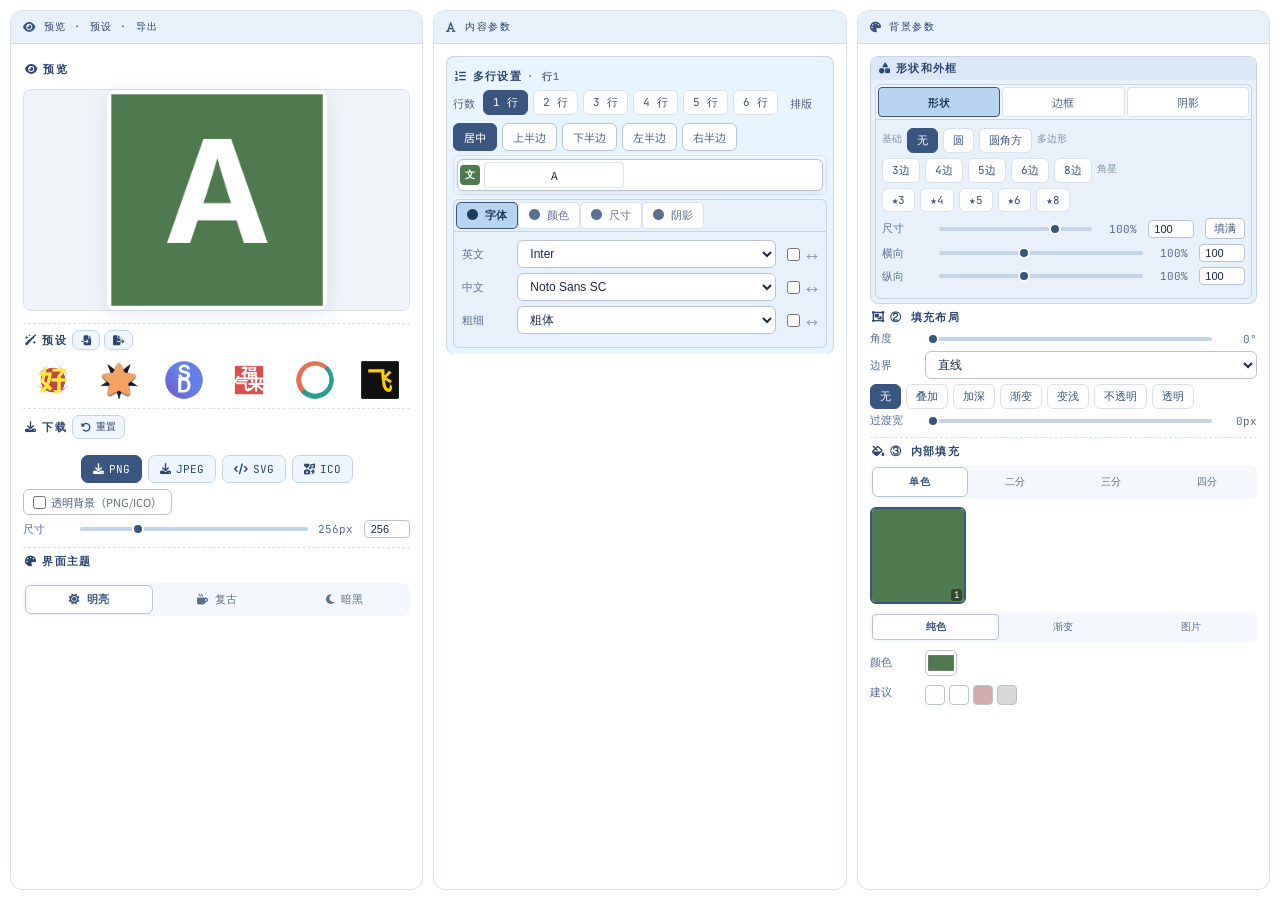
<file: IconMaker.html>
﻿<!DOCTYPE html>
<html lang="zh-CN" data-theme="light">
<head>
<meta charset="UTF-8">
<meta name="viewport" content="width=device-width, initial-scale=1.0">
<title>IconKing · 图标制作器</title>
<style>
#__lf{position:fixed;inset:0;z-index:9999;background:var(--lf-bg,#eef5ee);display:flex;flex-direction:column;align-items:center;justify-content:center;gap:14px;transition:opacity .35s,visibility .35s}
#__lf.gone{opacity:0;visibility:hidden}
#__lf .t{font-family:'Menlo','Consolas',monospace;font-size:12px;color:var(--lf-text,#6b8e6b);letter-spacing:.18em;text-transform:uppercase}
#__lf .b{width:180px;height:2px;background:var(--lf-bar,#cbdccb);position:relative;overflow:hidden}
#__lf .f{position:absolute;inset:0;width:0;background:var(--lf-fg,#4f7a4f);transition:width .16s ease-out}
body.lf-lock{overflow:hidden}
</style>
<script>
(function(){var f,t,done=false;function s(v){if(f)f.style.width=v+'%'}function fin(){if(done)return;done=true;s(100);setTimeout(function(){var o=document.getElementById('__lf');if(o)o.classList.add('gone');document.body&&document.body.classList.remove('lf-lock')},220)}function w(){var o=document.getElementById('__lf');if(!o){setTimeout(w,16);return}f=o.querySelector('.f');if(!f){fin();return}document.body.classList.add('lf-lock');s(0);t=setInterval(function(){if(parseInt(f.style.width||'0')<60){s((parseInt(f.style.width||'0')+6)+'%')}else if(parseInt(f.style.width||'0')<85){s((parseInt(f.style.width||'0')+2)+'%')}else{s((parseInt(f.style.width||'0')+.8)+'%')}},160)}w();if(document.readyState==='complete')fin();else window.addEventListener('load',fin);setTimeout(fin,15000)})();
</script>
<link rel="preconnect" href="https://fonts.googleapis.com">
<link rel="preconnect" href="https://fonts.gstatic.com" crossorigin>
<link href="https://fonts.googleapis.com/css2?family=Inter:wght@400;500;600;700&family=Noto+Sans+SC:wght@400;500;700;900&family=JetBrains+Mono:wght@500;700&display=swap"
      rel="stylesheet" onerror="this.href='https://fonts.loli.net/css2?family=Inter:wght@400;700&family=Noto+Sans+SC:wght@400;700&display=swap'">
<link rel="stylesheet" href="https://cdnjs.cloudflare.com/ajax/libs/font-awesome/6.5.2/css/all.min.css"
      onerror="this.onerror=null;this.href='https://cdnjs.cloudflare.com/ajax/libs/font-awesome/4.7.0/css/font-awesome.min.css'">
<style>
:root,[data-theme="light"]{
  --lf-bg:#f0f4f8;--lf-text:#5a7090;--lf-bar:#c5d4e6;--lf-fg:#3a5580;
  --bg-page:#ffffff;--bg-card:#ffffff;--bg-card-solid:#ffffff;
  --bg-rail:#f4f7fb;--bg-input:#ffffff;--bg-hover:#e8f0fa;--bg-deep:#c5d4e6;
  --bg-func:#e8f0fa;--bg-multi:#e8f5ff;--bg-single:#f0f6ff;
  --border:rgba(160,175,195,.35);--border-strong:#b8c4d4;
  --accent:#3a5580;--accent-hover:#2d4570;
  --text:#1e2d40;--text-sub:#5a7090;--text-muted:#8095a8;--text-inv:#ffffff;
  --shadow:rgba(60,80,120,.12);
}
[data-theme="warm"]{
  --lf-bg:#f5ead0;--lf-text:#8a7a50;--lf-bar:#e4d6a8;--lf-fg:#a67c52;
  --bg-page:#f5ead0;--bg-card:rgba(250,240,210,.9);--bg-card-solid:#faf0d2;
  --bg-rail:#f0e4c4;--bg-input:#fdf6e4;--bg-hover:#e8dbb8;--bg-deep:#dccda0;
  --border:rgba(160,130,70,.3);--border-strong:#c4b48a;
  --accent:#a67c52;--accent-hover:#8a6542;
  --text:#3d2e15;--text-sub:#7a6e4a;--text-muted:#a89b78;--text-inv:#ffffff;
  --shadow:rgba(120,100,50,.18);
}
[data-theme="dark"]{
  --lf-bg:#1a1d1a;--lf-text:#9bb0a0;--lf-bar:#2d3a2d;--lf-fg:#6fa870;
  --bg-page:#1a1d1a;--bg-card:rgba(30,34,30,.9);--bg-card-solid:#222622;
  --bg-rail:#262b26;--bg-input:#2e342e;--bg-hover:#343b34;--bg-deep:#3a453a;
  --border:rgba(120,160,120,.25);--border-strong:#4a5a4a;
  --accent:#6fa870;--accent-hover:#85b886;
  --text:#e4ebe4;--text-sub:#9bb0a0;--text-muted:#6a7a6a;--text-inv:#1a1d1a;
  --shadow:rgba(0,0,0,.4);
}
/* ── light 主题功能区额外浅蓝规则 ── */
[data-theme="light"] .col-hd{background:#e8f0fa;color:#2d4570}
[data-theme="light"] .col-bd .sec{background:transparent;border:none;padding:0 0 4px 0;margin-bottom:0;border-bottom:1px dashed #d8e1ee}
[data-theme="light"] .col-bd .sec:last-child{border-bottom:none}
[data-theme="light"] .col-bd .sec-t{background:transparent;color:#2d4570;border:none;font-weight:600;padding:6px 4px 4px;font-size:11px;margin:0 -2px 2px}
[data-theme="light"] .col-bd #outerSec{background:#e8f0fa;border:1px solid #c5d4e6;border-radius:8px;padding:4px}
[data-theme="light"] .col-bd #outerSec > .sec-t{background:#dce8f8;border:none;border-radius:4px;color:#2d4570;margin:-4px -4px 4px;padding:4px 8px}
[data-theme="light"] .sh-tabs{background:#f0f6ff;border-color:#c5d4e6}
[data-theme="light"] .sh-tab{background:#ffffff;color:#5a7090;border-radius:4px;border:1px solid #d8e1ee}
[data-theme="light"] .sh-tab.active{background:#b8d4f0;color:#1a3a60;border-color:#3a5580;font-weight:600}
[data-theme="light"] .sh-pane.active{background:#e8f0fa;border-color:#c5d4e6}
[data-theme="light"] .col-bd .sec .line-tabs{background:#f0f6ff;border:1px solid #d8e1ee;border-radius:6px;padding:3px}
[data-theme="light"] .preview-center{background:#f0f4f8;border:1px solid #d8e1ee;border-radius:8px}
[data-theme="light"] .chip{background:#ffffff;border:1px solid #d8e1ee;color:#3a5580}
[data-theme="light"] .chip.active{background:#3a5580;color:#fff;border-color:#3a5580}
[data-theme="light"] .btn{background:#f0f6ff;border:1px solid #c5d4e6;color:#2d4570}
[data-theme="light"] .btn:hover{background:#dce8f8}
[data-theme="light"] .btn-primary{background:#3a5580;color:#fff;border-color:#3a5580}
/* 三行/多行功能区：浅蓝色整块 */
[data-theme="light"] .col-bd .multi-block{background:#e8f5ff;border:1px solid #c5d4e6;border-radius:8px;padding:6px;margin-bottom:8px}
/* 样式面板标签连参数区 */
[data-theme="light"] .style-tabs{background:#e8f0fa;border-color:#c5d4e6}
[data-theme="light"] .style-tab{background:#ffffff;border:1px solid #d8e1ee;color:#5a7090}
[data-theme="light"] .style-tab.active{background:#b8d4f0;color:#1a3a60;border-color:#3a5580;font-weight:600}
[data-theme="light"] #stylePanel{background:#e8f0fa;border-color:#c5d4e6}
*{box-sizing:border-box}
html,body{margin:0;padding:0;height:100%;background:var(--bg-page);color:var(--text);font-family:'Noto Sans SC','Inter',system-ui,sans-serif}
::-webkit-scrollbar{width:5px;height:5px}
::-webkit-scrollbar-thumb{background:var(--border-strong);border-radius:3px}
::-webkit-scrollbar-track{background:transparent}
.app{display:grid;grid-template-columns:1fr 1fr 1fr;gap:10px;min-width:800px;min-height:400px;padding:10px;height:100vh;max-height:100vh}
@media(max-width:900px){.app{grid-template-columns:1fr;min-width:0;height:auto;max-height:none;min-height:100vh;overflow-y:auto}}
.col{background:var(--bg-card);backdrop-filter:blur(12px);border:1px solid var(--border);border-radius:12px;overflow:hidden;display:flex;flex-direction:column}
.col-hd{padding:9px 12px;border-bottom:1px solid var(--border);font-family:'JetBrains Mono',ui-monospace,monospace;font-size:10px;letter-spacing:.16em;text-transform:uppercase;color:var(--text-sub);display:flex;align-items:center;gap:7px;flex-shrink:0}
.col-hd i{font-size:11px;color:var(--accent)}
.col-bd{flex:1;overflow-y:auto;padding:12px}
.preview-center{display:flex;justify-content:center;margin:8px 0}
canvas#icon{border-radius:8px;box-shadow:0 4px 20px var(--shadow);background:#fff;max-width:100%}
.dl-row{display:flex;gap:6px;flex-wrap:wrap;justify-content:center;margin-top:12px}
.btn{font-family:'JetBrains Mono',ui-monospace,monospace;font-size:11px;padding:6px 11px;border-radius:7px;cursor:pointer;border:1px solid var(--border-strong);background:var(--bg-card-solid);color:var(--text);transition:.12s;display:inline-flex;align-items:center;gap:5px;white-space:nowrap}
.btn:hover{background:var(--bg-hover)}
.btn:active{transform:translateY(1px)}
.btn-primary{background:var(--accent);color:var(--text-inv);border-color:var(--accent)}
.btn-primary:hover{background:var(--accent-hover);border-color:var(--accent-hover)}
.btn-sm{padding:4px 8px;font-size:10px}
.sec-t{font-family:'JetBrains Mono',monospace;font-size:10px;letter-spacing:.12em;text-transform:uppercase;color:var(--text-sub);margin:10px 0 6px;display:flex;align-items:center;gap:5px}
.sec{margin-bottom:12px}.sec:last-child{margin-bottom:0}
/* ═══ PRESET — 严格 < 50px ═══ */
.preset-row{display:grid;grid-template-columns:repeat(auto-fit,minmax(44px,1fr));gap:5px;justify-items:center}
.preset{width:48px;height:48px;max-width:48px;max-height:48px;border-radius:7px;cursor:pointer;border:2px solid transparent;transition:.12s;padding:2px;display:flex;align-items:center;justify-content:center}
.preset canvas{width:100%;height:100%;border-radius:5px}
.preset:hover{transform:translateY(-1px);box-shadow:0 2px 6px var(--shadow)}
.preset.active{border-color:var(--accent)}
.theme-row{display:flex;background:var(--bg-rail);border-radius:8px;padding:2px;margin-top:10px}
.theme-btn{flex:1;padding:6px;font-size:11px;text-align:center;border-radius:6px;cursor:pointer;color:var(--text-sub);font-family:'JetBrains Mono',monospace;transition:.12s;border:1px solid transparent}
.theme-btn.active{background:var(--bg-input);color:var(--accent);font-weight:600;border-color:var(--border-strong)}
.chip-row{display:flex;flex-wrap:wrap;gap:5px}
/* 形状和外框 三标签 */
.sh-tabs{display:flex;gap:2px;margin-bottom:0;background:var(--bg-input);border-radius:6px 6px 0 0;padding:2px;border:1px solid var(--border-strong);border-bottom:none}
.sh-tab{flex:1;text-align:center;padding:6px 4px;border-radius:4px;cursor:pointer;font-size:11px;color:var(--text);transition:.12s;background:transparent;user-select:none;border:none}
.sh-tab.active{background:rgba(70,140,230,.25);color:var(--accent);font-weight:600}
.sh-tab .tb-content::after{content:''}
.sh-pane{display:none;padding:6px 2px}
.sh-pane.active{display:block;background:rgba(70,140,230,.06);border-radius:0 0 6px 6px;padding:8px 6px;border:1px solid var(--border-strong)}
.btn-fill{padding:2px 8px;border-radius:4px;border:1px solid var(--border-strong);background:var(--bg-input);color:var(--accent);cursor:pointer;font-size:11px;margin-left:4px}
.btn-fill:hover{background:rgba(70,140,230,.15)}
.chip{padding:4px 9px;border-radius:6px;border:1px solid var(--border-strong);background:var(--bg-card-solid);cursor:pointer;font-size:11px;color:var(--text-sub);transition:.12s;font-family:'JetBrains Mono',monospace}
.chip:hover{background:var(--bg-hover);color:var(--accent)}
.chip.active{background:var(--accent);color:#fff;border-color:var(--accent)}
/* ═══ LINE TABS — mode + 输入 二合一 ═══ */
.line-tabs{display:flex;flex-wrap:wrap;background:var(--bg-rail);border-radius:8px;padding:3px;margin-bottom:4px;gap:3px}
.line-tab{flex:1 1 calc(50% - 3px);min-width:0;box-sizing:border-box}
.line-tab{padding:2px;border-radius:6px;border:1px solid transparent;transition:.12s;display:flex;align-items:center;gap:4px;position:relative;outline:none;box-shadow:none}
.line-tab:focus{outline:none}
.line-tab *:focus{outline:none}
/* Bug3 fix: mode span 不能冒泡, z-index 更高 */
.line-tab .mode{display:inline-flex;align-items:center;justify-content:center;width:20px;height:20px;border-radius:4px;font-size:10px;color:#fff;font-family:'JetBrains Mono',monospace;font-weight:700;cursor:pointer;transition:.12s;user-select:none;flex-shrink:0;position:relative;z-index:2}
.line-tab .mode.tmd{background:#4f7a4f}
.line-tab .mode.imd{background:#3a6eaa}
.line-tab .mode.fmd{background:#a64f3a}
.line-tab .mode:hover{transform:scale(1.1)}
.line-tab input{padding:4px 6px;border-radius:4px;border:1px solid var(--border);background:var(--bg-input);font-size:11px;font-family:'Noto Sans SC','Inter',sans-serif;color:var(--text);outline:none;text-align:center;width:50%;min-width:60px;max-width:140px;flex-shrink:0}
.line-tab input::placeholder{color:var(--text-muted)}
/* FA 图标选择器 */
.fa-picker{display:flex;flex-direction:column;gap:4px}
.fa-search{width:100%;padding:5px 8px;border-radius:6px;border:1px solid var(--border-strong);background:var(--bg-input);color:var(--text);font-size:11px;outline:none;box-sizing:border-box}
.fa-search:focus{border-color:var(--accent)}
.fa-grid{display:grid;grid-template-columns:repeat(auto-fill,minmax(26px,1fr));gap:3px;max-height:180px;overflow-y:auto;padding:4px;background:var(--bg-rail);border-radius:6px}
.fa-item{display:flex;align-items:center;justify-content:center;height:26px;border-radius:4px;cursor:pointer;color:var(--text-sub);font-size:13px;transition:.1s;border:1px solid transparent}
.fa-item:hover{background:var(--bg-input);color:var(--accent)}
.fa-item.sel{background:var(--accent-bg);color:var(--accent);border-color:var(--accent)}
.fa-more{font-size:10px;color:var(--text-muted);text-align:center;padding:2px}
.line-tab select.fa-sel{padding:3px 5px;border-radius:4px;border:1px solid var(--border-strong);background:var(--bg-input);font-size:11px;color:var(--text);min-width:80px}
.line-tab.active{background:var(--bg-input);border-color:var(--border-strong);box-shadow:0 2px 5px var(--shadow)}
.layout-group{display:flex;flex-wrap:wrap;gap:5px}
.layout-btn{padding:5px 10px;border-radius:6px;border:1px solid var(--border-strong);background:var(--bg-card-solid);cursor:pointer;font-size:11px;color:var(--text-sub);transition:.12s;font-family:'Noto Sans SC','Inter',sans-serif}
.layout-btn:hover{background:var(--bg-hover);color:var(--accent)}
.layout-btn.active{background:var(--accent);color:#fff;border-color:var(--accent)}
.style-tabs{display:flex;background:var(--bg-rail);border-radius:6px 6px 0 0;padding:2px;margin-bottom:0;flex-wrap:wrap;border:1px solid var(--border-strong);border-bottom:none}
.style-tab{padding:5px 10px;font-size:11px;border-radius:5px;cursor:pointer;color:var(--text-sub);font-family:'JetBrains Mono',monospace;transition:.12s;border:1px solid transparent}
.style-tab.active{background:rgba(70,140,230,.25);color:var(--accent);font-weight:600;border-color:transparent}
#stylePanel{background:rgba(70,140,230,.06);border:1px solid var(--border-strong);border-radius:0 0 6px 6px;padding:8px}
/* 预览模块 sticky（竖屏/窄窗口） */
@media (orientation: portrait) or (max-width: 1200px){#previewSec{position:sticky;top:6px;z-index:15}}
.form-row{display:flex;align-items:center;gap:7px;margin-bottom:5px}
.form-row .lbl{font-size:11px;color:var(--text-sub);min-width:48px;font-family:'JetBrains Mono',monospace}
.form-row select,.form-row input[type="text"]{flex:1;padding:5px 8px;border-radius:6px;border:1px solid var(--border-strong);background:var(--bg-input);font-size:12px;color:var(--text)}
.form-row select:focus,.form-row input[type="text"]:focus{outline:none;border-color:var(--accent)}
.form-row input[type="color"]{width:32px;height:26px;padding:0;border-radius:5px;border:1px solid var(--border-strong);background:var(--bg-input);cursor:pointer}
.form-row .num-input{width:46px;padding:2px 4px;border-radius:4px;border:1px solid var(--border-strong);background:var(--bg-input);color:var(--text);font-size:11px;text-align:center;outline:none;margin-left:4px}
.form-row .num-input:focus{border-color:var(--accent)}
.form-row .v{font-family:'JetBrains Mono',monospace;font-size:11px;color:var(--text-sub);min-width:36px;text-align:right}
.form-row input[type="range"]{flex:1;-webkit-appearance:none;height:4px;background:var(--bg-deep);border-radius:4px}
.form-row input[type="range"]::-webkit-slider-thumb{-webkit-appearance:none;width:12px;height:12px;border-radius:50%;background:var(--accent);border:2px solid var(--bg-input);cursor:pointer}
.fill-tabs{display:flex;background:var(--bg-rail);border-radius:8px;padding:2px;margin-bottom:8px}
.fill-tab{flex:1;padding:7px 4px;font-size:10px;text-align:center;border-radius:6px;cursor:pointer;color:var(--text-sub);font-family:'JetBrains Mono',monospace;transition:.12s;border:1px solid transparent;letter-spacing:.06em}
.fill-tab.active{background:var(--bg-input);color:var(--accent);font-weight:600;border-color:var(--border-strong)}
.seg-grid{display:flex;gap:5px;margin-bottom:8px}
.seg-item{flex:1;max-width:25%;aspect-ratio:1;border-radius:6px;cursor:pointer;border:2px solid transparent;overflow:hidden;position:relative;transition:.12s;min-width:32px}
.seg-item:hover{transform:translateY(-1px);box-shadow:0 2px 6px var(--shadow)}
.seg-item.active{border-color:var(--accent)}
.seg-item canvas{width:100%;height:100%;display:block}
.seg-item .seg-idx{position:absolute;bottom:1px;right:2px;font-family:'JetBrains Mono',monospace;font-size:9px;color:#fff;background:rgba(0,0,0,.4);padding:0 3px;border-radius:3px}
.seg-mode-tabs{display:flex;background:var(--bg-rail);border-radius:6px;padding:2px;margin-bottom:8px}
.seg-mode-tab{flex:1;padding:5px 4px;font-size:10px;text-align:center;border-radius:4px;cursor:pointer;color:var(--text-sub);font-family:'JetBrains Mono',monospace;border:1px solid transparent}
.seg-mode-tab.active{background:var(--bg-input);color:var(--accent);font-weight:600;border-color:var(--border-strong)}
.bd-tabs{display:flex;background:var(--bg-rail);border-radius:8px;padding:2px;margin-bottom:8px}
.bd-tab{flex:1;padding:7px 4px;font-size:10px;text-align:center;border-radius:6px;cursor:pointer;color:var(--text-sub);font-family:'JetBrains Mono',monospace;border:1px solid transparent;letter-spacing:.06em}
.bd-tab.active{background:var(--bg-input);color:var(--accent);font-weight:600;border-color:var(--border-strong)}
.dropzone{border:2px dashed var(--border-strong);border-radius:8px;padding:10px;text-align:center;background:var(--bg-rail);cursor:pointer;font-size:11px;color:var(--text-sub);transition:.12s}
.dropzone:hover,.dropzone.over{border-color:var(--accent);background:var(--bg-hover)}
.hidden{display:none!important}
.check{display:inline-flex;align-items:center;gap:5px;padding:4px 9px;border-radius:6px;border:1px solid var(--border-strong);background:var(--bg-card-solid);font-size:11px;color:var(--text-sub);cursor:pointer}
.check input{margin:0;accent-color:var(--accent);width:13px;height:13px;cursor:pointer}
.suggest-row{display:flex;gap:4px;margin-top:4px;flex-wrap:wrap}
.suggest-chip{width:20px;height:20px;border-radius:4px;cursor:pointer;border:1px solid var(--border-strong);transition:.1s;position:relative}
.suggest-chip:hover{transform:scale(1.15)}
.suggest-chip::after{content:attr(title);position:absolute;bottom:22px;left:50%;transform:translateX(-50%);font-size:10px;color:#fff;background:rgba(0,0,0,.7);padding:2px 4px;border-radius:3px;white-space:nowrap;opacity:0;pointer-events:none}
.suggest-chip:hover::after{opacity:1}
/* FA 分类面板 */
.fa-tree{max-height:160px;overflow-y:auto;border:1px solid var(--border);border-radius:6px;background:var(--bg-card-solid)}
.fa-tree .fa-grp{border-bottom:1px solid var(--border);padding:4px 6px}
.fa-tree .fa-grp:last-child{border-bottom:none}
.fa-tree .fa-grp-t{font-size:10px;color:var(--text-muted);font-family:'JetBrains Mono',monospace;margin-bottom:3px;cursor:pointer;display:flex;justify-content:space-between;align-items:center}
.fa-tree .fa-grp-t .caret{transition:.2s}
.fa-tree .fa-grp.collapsed .caret{transform:rotate(-90deg)}
.fa-tree .fa-grp.collapsed .fa-grid{display:none}
.fa-tree .fa-grid{display:grid;grid-template-columns:repeat(8,1fr);gap:2px}
.fa-tree .fa-ic{width:24px;height:24px;display:flex;align-items:center;justify-content:center;border-radius:4px;cursor:pointer;color:var(--text-sub);font-size:12px;transition:.1s}
.fa-tree .fa-ic:hover{background:var(--bg-hover);color:var(--accent)}
.fa-tree .fa-ic.selected{background:var(--accent);color:#fff}
</style>
</head>
<body>
<div id="__lf" aria-hidden="true"></div>
<div class="app">
  <!-- ═══ LEFT: PREVIEW + PRESETS + DL + THEME ═══ -->
  <section class="col">
    <div class="col-hd"><i class="fa-solid fa-eye"></i>预览 · 预设 · 导出</div>
    <div class="col-bd">
      <!-- 预览模块 -->
      <div class="sec" id="previewSec">
        <div class="sec-t"><i class="fa-solid fa-eye"></i>预览</div>
        <div class="preview-center">
          <canvas id="icon" width="256" height="256" style="width:220px;height:220px;display:block"></canvas>
        </div>
      </div>
      <!-- 预设模块 -->
      <div class="sec">
        <div class="sec-t"><i class="fa-solid fa-wand-sparkles"></i>预设
          <div style="float:right;display:flex;gap:4px">
            <button id="presetImport" class="btn btn-sm" title="导入预设"><i class="fa-solid fa-file-import"></i></button>
            <button id="presetExport" class="btn btn-sm" title="导出当前预设"><i class="fa-solid fa-file-export"></i></button>
            <input type="file" id="presetFile" accept=".json" style="display:none">
          </div>
        </div>
        <div class="preset-row" id="presetRow"></div>
      </div>
      <!-- 下载模块 -->
      <div class="sec">
        <div class="sec-t"><i class="fa-solid fa-download"></i>下载
          <button id="btnReset" class="btn btn-sm" style="float:right"><i class="fa-solid fa-rotate-left"></i> 重置</button>
        </div>
        <div class="dl-row">
          <button id="dlPng" class="btn btn-primary"><i class="fa-solid fa-download"></i>PNG</button>
          <button id="dlJpg" class="btn"><i class="fa-solid fa-download"></i>JPEG</button>
          <button id="dlSvg" class="btn"><i class="fa-solid fa-code"></i>SVG</button>
          <button id="dlIco" class="btn"><i class="fa-solid fa-icons"></i>ICO</button>
        </div>
        <div class="form-row" style="margin-top:6px">
          <label class="check" style="margin-right:8px"><input type="checkbox" id="dlTransparent"><span>透明背景（PNG/ICO）</span></label>
        </div>
        <div class="form-row">
          <div class="lbl">尺寸</div>
          <input type="range" id="dlSize" min="16" max="1024" step="16" value="256">
          <span class="v" id="dlSizeV">256px</span>
          <input type="number" id="dlSizeNum" min="16" max="2048" value="256" class="num-input">
        </div>
      </div>
      <!-- 主题 -->
      <div class="sec">
        <div class="sec-t"><i class="fa-solid fa-palette"></i>界面主题</div>
        <div class="theme-row">
          <div class="theme-btn active" data-t="light"><i class="fa-solid fa-sun"></i> 明亮</div>
          <div class="theme-btn" data-t="warm"><i class="fa-solid fa-mug-hot"></i> 复古</div>
          <div class="theme-btn" data-t="dark"><i class="fa-solid fa-moon"></i> 暗黑</div>
        </div>
      </div>
    </div>
  </section>

  <!-- ═══ MIDDLE: CONTENT PARAMS ═══ -->
  <section class="col">
    <div class="col-hd"><i class="fa-solid fa-font"></i>内容参数</div>
    <div class="col-bd">
      <!-- 多行设置功能区 -->
      <div class="sec multi-block">
        <div class="sec-t"><i class="fa-solid fa-list-ol"></i>多行设置
          <span id="curLabel" style="float:right;font-size:10px;color:#5a7090;font-family:'JetBrains Mono',monospace">· 行1</span>
        </div>
        <div style="display:flex;gap:8px;margin-bottom:4px;align-items:center;flex-wrap:wrap">
          <span style="font-size:11px;color:var(--text-sub)">行数</span>
          <div class="chip-row" id="lineCountChips" style="margin:0"></div>
          <span style="font-size:11px;color:var(--text-sub);margin-left:4px">排版</span>
          <div class="layout-group" id="layoutGroup" style="margin:0"></div>
        </div>
        <div class="line-tabs" id="lineTabs"></div>
        <div class="style-tabs" id="styleTabs" style="margin-top:4px"></div>
        <div id="stylePanel"></div>
      </div>
    </div>
  </section>

  <!-- ═══ RIGHT: BG PARAMS — 重划三大区 ═══ -->
  <section class="col">
    <div class="col-hd"><i class="fa-solid fa-palette"></i>背景参数</div>
    <div class="col-bd">

      <!-- ① 外框功能区 → 含形状参数 + 边框 + 背景阴影 -->
            <!-- 形状和外框 -->
      <div class="sec" id="outerSec">
        <div class="sec-t"><i class="fa-solid fa-shapes"></i>形状和外框</div>
        <!-- 需求：三标签 + 激活背景 -->
        <div class="sh-tabs" id="shTabs">
          <div class="sh-tab active" id="tabShape" data-shape="shape"><span class="tb-content">形状</span></div>
          <div class="sh-tab" id="tabBorder" data-shape="border"><span class="tb-content">边框</span></div>
          <div class="sh-tab" id="tabShadow" data-shape="shadow"><span class="tb-content">阴影</span></div>
        </div>

        <!-- 形状面板 -->
        <div class="sh-pane active" id="shShape">
          <div class="chip-row" id="shapeChips"></div>
          <div class="form-row" style="margin-top:6px">
            <div class="lbl">尺寸</div>
            <input type="range" id="shapeSize" min="30" max="120" value="100">
            <span class="v" id="shapeSizeV">100%</span>
            <input type="number" id="shapeSizeNum" min="30" max="120" value="100" class="num-input">
            <button type="button" class="btn-fill" id="btnFill" title="填满">填满</button>
          </div>
          <div class="form-row">
            <div class="lbl">横向</div>
            <input type="range" id="shapeHS" min="30" max="200" value="100">
            <span class="v" id="shapeHSV">100%</span>
            <input type="number" id="shapeHSNum" min="30" max="200" value="100" class="num-input">
          </div>
          <div class="form-row">
            <div class="lbl">纵向</div>
            <input type="range" id="shapeVS" min="30" max="200" value="100">
            <span class="v" id="shapeVSV">100%</span>
            <input type="number" id="shapeVSNum" min="30" max="200" value="100" class="num-input">
          </div>
          <div class="form-row" id="radiusWrap">
            <div class="lbl">弧度</div>
            <input type="range" id="radius" min="0" max="100" value="0">
            <span class="v" id="radiusV">0%</span>
            <input type="number" id="radiusNum" min="0" max="100" value="0" class="num-input">
          </div>
          <div class="form-row" id="directionWrap">
            <div class="lbl">方向</div>
            <input type="range" id="direction" min="0" max="360" value="0">
            <span class="v" id="directionV">0°</span>
            <input type="number" id="directionNum" min="0" max="360" value="0" class="num-input">
          </div>
          <div class="form-row" id="innerWrap">
            <div class="lbl">内角</div>
            <input type="range" id="shapeInner" min="0" max="180" value="0">
            <span class="v" id="shapeInnerV">0°</span>
            <input type="number" id="shapeInnerNum" min="0" max="180" value="0" class="num-input">
          </div>
        </div>

        <!-- 边框面板 -->
        <div class="sh-pane" id="shBorder">
          <div class="form-row"><div class="lbl">启用</div><label class="check"><input type="checkbox" id="borderOn"><span>开启边框</span></label></div>
          <div id="borderBox" class="hidden">
            <div class="form-row"><div class="lbl">宽度</div><input type="range" id="borderW" min="1" max="20" value="3"><span class="v" id="borderWV">3px</span><input type="number" id="borderWNum" min="1" max="20" value="3" class="num-input"></div>
            <div class="form-row"><div class="lbl">颜色</div><input type="color" id="borderC" value="#ffffff"></div>
          </div>
        </div>

        <!-- 阴影面板 -->
        <div class="sh-pane" id="shShadow">
          <div class="form-row"><div class="lbl">启用</div><label class="check"><input type="checkbox" id="bgShadowOn"><span>开启阴影</span></label></div>
          <div id="bgShadowBox" class="hidden">
            <div class="form-row"><div class="lbl">大小</div><input type="range" id="bgShS" min="0" max="100" value="100"><span class="v" id="bgShSV">100%</span><input type="number" id="bgShSNum" min="0" max="100" value="100" class="num-input"></div>
            <div class="form-row"><div class="lbl">模糊</div><input type="range" id="bgShB" min="0" max="30" value="8"><span class="v" id="bgShBV">8px</span><input type="number" id="bgShBNum" min="0" max="30" value="8" class="num-input"></div>
            <div class="form-row"><div class="lbl">X</div><input type="range" id="bgShX" min="-30" max="30" value="0"><span class="v" id="bgShXV">0px</span><input type="number" id="bgShXNum" min="-30" max="30" value="0" class="num-input"></div>
            <div class="form-row"><div class="lbl">Y</div><input type="range" id="bgShY" min="-30" max="30" value="3"><span class="v" id="bgShYV">3px</span><input type="number" id="bgShYNum" min="-30" max="30" value="3" class="num-input"></div>
            <div class="form-row"><div class="lbl">颜色</div><input type="color" id="bgShC" value="#000000"></div>
          </div>
        </div>
      </div><div class="sec" id="splitLayoutSec">
        <div class="sec-t"><i class="fa-solid fa-object-group"></i>② 填充布局</div>
        <div class="form-row"><div class="lbl">角度</div><input type="range" id="splitAng" min="0" max="360" value="0"><span class="v" id="splitAngV">0°</span></div>
        <div id="splitRatios"></div>
        <div class="form-row"><div class="lbl">边界</div>
          <select id="splitBd"><option value="line">直线</option><option value="curve">曲线</option></select>
        </div>
        <div class="chip-row" id="transModeGroup" style="margin-top:4px"></div>
        <div class="form-row" style="margin-top:4px"><div class="lbl">过渡宽</div><input type="range" id="transW" min="0" max="30" value="0"><span class="v" id="transWV">0px</span></div>
      </div>

      <!-- ③ 内部填充 -->
      <div class="sec">
        <div class="sec-t"><i class="fa-solid fa-fill-drip"></i>③ 内部填充</div>
        <div class="fill-tabs">
          <div class="fill-tab active" data-segn="1">单色</div>
          <div class="fill-tab" data-segn="2">二分</div>
          <div class="fill-tab" data-segn="3">三分</div>
          <div class="fill-tab" data-segn="4">四分</div>
        </div>
        <div class="seg-grid" id="segGrid"></div>
        <div id="segEditor">
          <div class="seg-mode-tabs">
            <div class="seg-mode-tab active" data-smode="solid">纯色</div>
            <div class="seg-mode-tab" data-smode="gradient">渐变</div>
            <div class="seg-mode-tab" data-smode="image">图片</div>
          </div>
          <div id="segSolid">
            <div class="form-row"><div class="lbl">颜色</div><input type="color" id="segSolidColor" value="#4f7a4f"></div>
            <div class="form-row"><div class="lbl">建议</div><div class="suggest-row" id="segSolidSug"></div></div>
          </div>
          <div id="segGrad" class="hidden">
            <div class="form-row"><div class="lbl">起始</div><input type="color" id="segGradS" value="#4f7a4f"></div>
            <div class="form-row"><div class="lbl">终止</div><input type="color" id="segGradE" value="#1d3a2a"></div>
            <div class="chip-row" id="segGradType" style="margin-top:4px"></div>
            <div class="form-row" style="margin-top:4px"><div class="lbl">角度</div><input type="range" id="segGradAng" min="0" max="360" value="135"><span class="v" id="segGradAngV">135°</span></div>
          </div>
          <div id="segImg" class="hidden">
            <div class="dropzone" id="segDz"><i class="fa-solid fa-cloud-arrow-up" style="font-size:14px;margin-bottom:2px;color:var(--accent)"></i><div style="font-size:11px">拖放 / 点击上传</div><input type="file" id="segFile" accept="image/png,image/svg+xml" hidden></div>
            <div class="form-row" style="margin-top:6px"><div class="lbl">缩放</div><input type="range" id="segImgScale" min="10" max="200" value="100"><span class="v" id="segImgScaleV">100%</span></div>
            <div class="form-row"><div class="lbl">位置</div>
              <select id="segImgPos"><option value="center">居中</option><option value="cover">填满</option><option value="top">顶部</option><option value="bottom">底部</option></select>
            </div>
          </div>
        </div>
      </div>



    </div>
  </section>
</div>

<script>
(function(){
'use strict';
const $=id=>{const e=document.getElementById(id);if(e)return e;console.warn('$() missing:',id);return {checked:false,value:'',textContent:'',classList:{toggle:()=>{},add:()=>{},remove:()=>{}},addEventListener:()=>{},dispatchEvent:()=>{},getContext:()=>null};};
const canvas=$('icon'), ctx=canvas.getContext('2d');

// ═══════ COLOR UTILS ═══════
function hexToRgb(h){const r=parseInt(h.slice(1,3),16),g=parseInt(h.slice(3,5),16),b=parseInt(h.slice(5,7),16);return{r,g,b}}
function rgbToHex(r,g,b){return '#'+[r,g,b].map(v=>Math.max(0,Math.min(255,v|0)).toString(16).padStart(2,'0')).join('')}
function hslToHex(h,s,l){s/=100;l/=100;const k=n=>(n+h/30)%12,a=s*Math.min(l,1-l),f=n=>l-a*Math.max(-1,Math.min(Math.min(k(n)-3,9-k(n)),1));return rgbToHex(f(0)*255,f(8)*255,f(4)*255)}
function hexToHsl(h){const{r,g,b}=hexToRgb(h);const rn=r/256,gn=g/256,bn=b/256;const mx=Math.max(rn,gn,bn),mn=Math.min(rn,gn,bn);let hh,s;const l=(mx+mn)/2;if(mx===mn){hh=0;s=0}else{const d=mx-mn;s=l>.5?d/(2-mx-mn):d/(mx+mn);hh=(mx===rn?(gn-bn)/(d+(gn<bn?6:0)):mx===gn?(bn-rn)/(d+2):(rn-gn)/(d+4))*60}return{h:hh,s:s*100,l:l*100}}
function colorSuggestions(hex){
  const H=hexToHsl(hex);
  return {
    complement:hslToHex((H.h+180)%360,H.s,H.l),
    analogous:hslToHex((H.h+30)%360,H.s,H.l),
    soft:hslToHex(H.h,Math.max(30,H.s*0.55),Math.min(75,H.l*1.15)),
    bright:hslToHex(H.h,Math.min(100,H.s*1.3),Math.min(85,H.l+15))
  };
}

const FA_MAP = {
  'fa-500px':'\uf26e',
  'fa-accessible-icon':'\uf368',
  'fa-accusoft':'\uf369',
  'fa-adn':'\uf170',
  'fa-adversal':'\uf36a',
  'fa-affiliatetheme':'\uf36b',
  'fa-airbnb':'\uf834',
  'fa-algolia':'\uf36c',
  'fa-align-center':'\uf037',
  'fa-align-justify':'\uf039',
  'fa-align-left':'\uf036',
  'fa-align-right':'\uf038',
  'fa-alipay':'\uf642',
  'fa-amazon':'\uf270',
  'fa-amazon-pay':'\uf42c',
  'fa-amilia':'\uf36d',
  'fa-anchor':'\uf13d',
  'fa-anchor-circle-check':'\ue4aa',
  'fa-anchor-circle-exclamation':'\ue4ab',
  'fa-anchor-circle-xmark':'\ue4ac',
  'fa-anchor-lock':'\ue4ad',
  'fa-android':'\uf17b',
  'fa-angellist':'\uf209',
  'fa-angle-down':'\uf107',
  'fa-angle-left':'\uf104',
  'fa-angle-right':'\uf105',
  'fa-angle-up':'\uf106',
  'fa-angles-down':'\uf103',
  'fa-angles-left':'\uf100',
  'fa-angles-right':'\uf101',
  'fa-angles-up':'\uf102',
  'fa-angrycreative':'\uf36e',
  'fa-angular':'\uf420',
  'fa-ankh':'\uf644',
  'fa-app-store':'\uf36f',
  'fa-app-store-ios':'\uf370',
  'fa-apper':'\uf371',
  'fa-apple':'\uf179',
  'fa-apple-pay':'\uf415',
  'fa-apple-whole':'\uf5d1',
  'fa-archway':'\uf557',
  'fa-arrow-down':'\uf063',
  'fa-arrow-down-up-across-line':'\ue4af',
  'fa-arrow-down-up-lock':'\ue4b0',
  'fa-arrow-left':'\uf060',
  'fa-arrow-right':'\uf061',
  'fa-arrow-right-to-city':'\ue4b3',
  'fa-arrow-trend-down':'\ue097',
  'fa-arrow-trend-up':'\ue098',
  'fa-arrow-up':'\uf062',
  'fa-arrow-up-from-bracket':'\ue09a',
  'fa-arrow-up-from-ground-water':'\ue4b5',
  'fa-arrow-up-from-water-pump':'\ue4b6',
  'fa-arrow-up-right-dots':'\ue4b7',
  'fa-arrows':'\uf047',
  'fa-arrows-down-to-line':'\ue4b8',
  'fa-arrows-down-to-people':'\ue4b9',
  'fa-arrows-left-right':'\uf07e',
  'fa-arrows-left-right-to-line':'\ue4ba',
  'fa-arrows-spin':'\ue4bb',
  'fa-arrows-split-up-and-left':'\ue4bc',
  'fa-arrows-to-circle':'\ue4bd',
  'fa-arrows-to-dot':'\ue4be',
  'fa-arrows-to-eye':'\ue4bf',
  'fa-arrows-turn-right':'\ue4c0',
  'fa-arrows-turn-to-dots':'\ue4c1',
  'fa-arrows-up-to-line':'\ue4c2',
  'fa-arrows-v':'\uf07d',
  'fa-artstation':'\uf77a',
  'fa-asymmetrik':'\uf372',
  'fa-atlassian':'\uf77b',
  'fa-atom':'\uf5d2',
  'fa-audible':'\uf373',
  'fa-audio-description':'\uf29e',
  'fa-austral-sign':'\ue0a9',
  'fa-autoprefixer':'\uf41c',
  'fa-avianex':'\uf374',
  'fa-aviato':'\uf421',
  'fa-award':'\uf559',
  'fa-aws':'\uf375',
  'fa-baby':'\uf77c',
  'fa-backward':'\uf04a',
  'fa-bacon':'\uf7e5',
  'fa-bacteria':'\ue059',
  'fa-bacterium':'\ue05a',
  'fa-baht-sign':'\ue0ac',
  'fa-bandage':'\uf462',
  'fa-bandcamp':'\uf2d5',
  'fa-bangladeshi-taka-sign':'\ue2e6',
  'fa-barcode':'\uf02a',
  'fa-baseball':'\uf433',
  'fa-baseball-bat-ball':'\uf432',
  'fa-basketball':'\uf434',
  'fa-bathtub':'\uf2cd',
  'fa-battery':'\uf240',
  'fa-battery-empty':'\uf244',
  'fa-battery-half':'\uf242',
  'fa-battery-quarter':'\uf243',
  'fa-battery-three-quarters':'\uf241',
  'fa-battle-net':'\uf835',
  'fa-bed':'\uf236',
  'fa-beer':'\uf0fc',
  'fa-behance':'\uf1b4',
  'fa-bell':'\uf0f3',
  'fa-bell-slash':'\uf1f6',
  'fa-bezier-curve':'\uf55b',
  'fa-bicycle':'\uf206',
  'fa-bilibili':'\ue3d9',
  'fa-bimobject':'\uf378',
  'fa-binoculars':'\uf1e5',
  'fa-biohazard':'\uf780',
  'fa-bitbucket':'\uf171',
  'fa-bitcoin':'\uf379',
  'fa-bitcoin-sign':'\ue0b4',
  'fa-bity':'\uf37a',
  'fa-black-tie':'\uf27e',
  'fa-blackberry':'\uf37b',
  'fa-blender':'\uf517',
  'fa-blender-phone':'\uf6b6',
  'fa-blog':'\uf781',
  'fa-blogger':'\uf37c',
  'fa-blogger-b':'\uf37d',
  'fa-bluesky':'\ue671',
  'fa-bluetooth':'\uf293',
  'fa-bluetooth-b':'\uf294',
  'fa-bold':'\uf032',
  'fa-bolt-lightning':'\ue0b7',
  'fa-bomb':'\uf1e2',
  'fa-bone':'\uf5d7',
  'fa-bong':'\uf55c',
  'fa-book':'\uf02d',
  'fa-book-atlas':'\uf558',
  'fa-book-bible':'\uf647',
  'fa-book-bookmark':'\ue0bb',
  'fa-book-medical':'\uf7e6',
  'fa-book-open':'\uf518',
  'fa-book-reader':'\uf5da',
  'fa-book-skull':'\uf6b7',
  'fa-bookmark':'\uf02e',
  'fa-bootstrap':'\uf836',
  'fa-border-all':'\uf84c',
  'fa-border-none':'\uf850',
  'fa-border-top-left':'\uf853',
  'fa-bore-hole':'\ue4c3',
  'fa-bots':'\ue340',
  'fa-bottle-droplet':'\ue4c4',
  'fa-bottle-water':'\ue4c5',
  'fa-bowl-food':'\ue4c6',
  'fa-bowl-rice':'\ue2eb',
  'fa-bowling-ball':'\uf436',
  'fa-box':'\uf466',
  'fa-box-archive':'\uf187',
  'fa-box-open':'\uf49e',
  'fa-box-tissue':'\ue05b',
  'fa-boxes':'\uf468',
  'fa-boxes-packing':'\ue4c7',
  'fa-braille':'\uf2a1',
  'fa-brain':'\uf5dc',
  'fa-brave':'\ue63c',
  'fa-brave-reverse':'\ue63d',
  'fa-brazilian-real-sign':'\ue46c',
  'fa-bread-slice':'\uf7ec',
  'fa-bridge':'\ue4c8',
  'fa-bridge-circle-check':'\ue4c9',
  'fa-bridge-circle-exclamation':'\ue4ca',
  'fa-bridge-circle-xmark':'\ue4cb',
  'fa-bridge-lock':'\ue4cc',
  'fa-bridge-water':'\ue4ce',
  'fa-briefcase':'\uf0b1',
  'fa-briefcase-medical':'\uf469',
  'fa-broom':'\uf51a',
  'fa-brush':'\uf55d',
  'fa-btc':'\uf15a',
  'fa-bucket':'\ue4cf',
  'fa-buffer':'\uf837',
  'fa-bug':'\uf188',
  'fa-bug-slash':'\ue490',
  'fa-bugs':'\ue4d0',
  'fa-building':'\uf1ad',
  'fa-building-circle-arrow-right':'\ue4d1',
  'fa-building-circle-check':'\ue4d2',
  'fa-building-circle-exclamation':'\ue4d3',
  'fa-building-circle-xmark':'\ue4d4',
  'fa-building-flag':'\ue4d5',
  'fa-building-lock':'\ue4d6',
  'fa-building-ngo':'\ue4d7',
  'fa-building-shield':'\ue4d8',
  'fa-building-un':'\ue4d9',
  'fa-building-user':'\ue4da',
  'fa-building-wheat':'\ue4db',
  'fa-bullhorn':'\uf0a1',
  'fa-bullseye':'\uf140',
  'fa-buromobelexperte':'\uf37f',
  'fa-burst':'\ue4dc',
  'fa-bus':'\uf207',
  'fa-bus-simple':'\uf55e',
  'fa-business-time':'\uf64a',
  'fa-buy-n-large':'\uf8a6',
  'fa-buysellads':'\uf20d',
  'fa-cake':'\uf1fd',
  'fa-calculator':'\uf1ec',
  'fa-calendar':'\uf133',
  'fa-calendar-check':'\uf274',
  'fa-calendar-day':'\uf783',
  'fa-calendar-days':'\uf073',
  'fa-calendar-minus':'\uf272',
  'fa-calendar-plus':'\uf271',
  'fa-calendar-week':'\uf784',
  'fa-calendar-xmark':'\uf273',
  'fa-camera':'\uf030',
  'fa-camera-retro':'\uf083',
  'fa-camera-rotate':'\ue0d8',
  'fa-campground':'\uf6bb',
  'fa-canadian-maple-leaf':'\uf785',
  'fa-cancel':'\uf05e',
  'fa-candy-cane':'\uf786',
  'fa-cannabis':'\uf55f',
  'fa-capsules':'\uf46b',
  'fa-car':'\uf1b9',
  'fa-car-battery':'\uf5df',
  'fa-car-crash':'\uf5e1',
  'fa-car-on':'\ue4dd',
  'fa-car-rear':'\uf5de',
  'fa-car-side':'\uf5e4',
  'fa-car-tunnel':'\ue4de',
  'fa-caravan':'\uf8ff',
  'fa-caret-down':'\uf0d7',
  'fa-caret-left':'\uf0d9',
  'fa-caret-right':'\uf0da',
  'fa-caret-up':'\uf0d8',
  'fa-carriage-baby':'\uf77d',
  'fa-carrot':'\uf787',
  'fa-cart-arrow-down':'\uf218',
  'fa-cart-plus':'\uf217',
  'fa-cash-register':'\uf788',
  'fa-cat':'\uf6be',
  'fa-cc-amazon-pay':'\uf42d',
  'fa-cc-amex':'\uf1f3',
  'fa-cc-apple-pay':'\uf416',
  'fa-cc-diners-club':'\uf24c',
  'fa-cc-discover':'\uf1f2',
  'fa-cc-jcb':'\uf24b',
  'fa-cc-mastercard':'\uf1f1',
  'fa-cc-paypal':'\uf1f4',
  'fa-cc-stripe':'\uf1f5',
  'fa-cc-visa':'\uf1f0',
  'fa-cedi-sign':'\ue0df',
  'fa-cent-sign':'\ue3f5',
  'fa-centercode':'\uf380',
  'fa-centos':'\uf789',
  'fa-certificate':'\uf0a3',
  'fa-chair':'\uf6c0',
  'fa-chalkboard':'\uf51b',
  'fa-chalkboard-user':'\uf51c',
  'fa-charging-station':'\uf5e7',
  'fa-chart-area':'\uf1fe',
  'fa-chart-bar':'\uf080',
  'fa-chart-column':'\ue0e3',
  'fa-chart-gantt':'\ue0e4',
  'fa-chart-simple':'\ue473',
  'fa-check':'\uf00c',
  'fa-check-double':'\uf560',
  'fa-cheese':'\uf7ef',
  'fa-chess':'\uf439',
  'fa-chess-bishop':'\uf43a',
  'fa-chess-board':'\uf43c',
  'fa-chess-king':'\uf43f',
  'fa-chess-knight':'\uf441',
  'fa-chess-pawn':'\uf443',
  'fa-chess-queen':'\uf445',
  'fa-chess-rook':'\uf447',
  'fa-chevron-down':'\uf078',
  'fa-chevron-left':'\uf053',
  'fa-chevron-right':'\uf054',
  'fa-chevron-up':'\uf077',
  'fa-child':'\uf1ae',
  'fa-child-dress':'\ue59c',
  'fa-child-reaching':'\ue59d',
  'fa-child-rifle':'\ue4e0',
  'fa-children':'\ue4e1',
  'fa-chrome':'\uf268',
  'fa-chromecast':'\uf838',
  'fa-church':'\uf51d',
  'fa-circle':'\uf111',
  'fa-circle-arrow-down':'\uf0ab',
  'fa-circle-arrow-left':'\uf0a8',
  'fa-circle-arrow-right':'\uf0a9',
  'fa-circle-arrow-up':'\uf0aa',
  'fa-circle-check':'\uf058',
  'fa-circle-chevron-down':'\uf13a',
  'fa-circle-chevron-left':'\uf137',
  'fa-circle-chevron-right':'\uf138',
  'fa-circle-chevron-up':'\uf139',
  'fa-circle-down':'\uf358',
  'fa-circle-half-stroke':'\uf042',
  'fa-circle-left':'\uf359',
  'fa-circle-nodes':'\ue4e2',
  'fa-circle-notch':'\uf1ce',
  'fa-circle-right':'\uf35a',
  'fa-circle-up':'\uf35b',
  'fa-city':'\uf64f',
  'fa-clapperboard':'\ue131',
  'fa-clipboard':'\uf328',
  'fa-clipboard-check':'\uf46c',
  'fa-clipboard-list':'\uf46d',
  'fa-clipboard-question':'\ue4e3',
  'fa-clipboard-user':'\uf7f3',
  'fa-clock':'\uf017',
  'fa-clone':'\uf24d',
  'fa-closed-captioning':'\uf20a',
  'fa-cloud':'\uf0c2',
  'fa-cloud-download':'\uf0ed',
  'fa-cloud-meatball':'\uf73b',
  'fa-cloud-moon':'\uf6c3',
  'fa-cloud-moon-rain':'\uf73c',
  'fa-cloud-rain':'\uf73d',
  'fa-cloud-showers-heavy':'\uf740',
  'fa-cloud-showers-water':'\ue4e4',
  'fa-cloud-sun':'\uf6c4',
  'fa-cloud-sun-rain':'\uf743',
  'fa-cloud-upload':'\uf0ee',
  'fa-cloudflare':'\ue07d',
  'fa-cloudscale':'\uf383',
  'fa-cloudsmith':'\uf384',
  'fa-cloudversify':'\uf385',
  'fa-clover':'\ue139',
  'fa-cmplid':'\ue360',
  'fa-code':'\uf121',
  'fa-code-branch':'\uf126',
  'fa-code-commit':'\uf386',
  'fa-code-compare':'\ue13a',
  'fa-code-fork':'\ue13b',
  'fa-code-merge':'\uf387',
  'fa-code-pull-request':'\ue13c',
  'fa-codepen':'\uf1cb',
  'fa-codiepie':'\uf284',
  'fa-coins':'\uf51e',
  'fa-colon-sign':'\ue140',
  'fa-comment':'\uf075',
  'fa-comment-dollar':'\uf651',
  'fa-comment-medical':'\uf7f5',
  'fa-comment-slash':'\uf4b3',
  'fa-commenting':'\uf4ad',
  'fa-comments':'\uf086',
  'fa-comments-dollar':'\uf653',
  'fa-compact-disc':'\uf51f',
  'fa-compass':'\uf14e',
  'fa-compress':'\uf066',
  'fa-computer':'\ue4e5',
  'fa-concierge-bell':'\uf562',
  'fa-confluence':'\uf78d',
  'fa-connectdevelop':'\uf20e',
  'fa-contact-book':'\uf2b9',
  'fa-contao':'\uf26d',
  'fa-cookie':'\uf563',
  'fa-cookie-bite':'\uf564',
  'fa-copy':'\uf0c5',
  'fa-copyright':'\uf1f9',
  'fa-cotton-bureau':'\uf89e',
  'fa-couch':'\uf4b8',
  'fa-cow':'\uf6c8',
  'fa-cpanel':'\uf388',
  'fa-creative-commons':'\uf25e',
  'fa-creative-commons-by':'\uf4e7',
  'fa-creative-commons-nc':'\uf4e8',
  'fa-creative-commons-nc-eu':'\uf4e9',
  'fa-creative-commons-nc-jp':'\uf4ea',
  'fa-creative-commons-nd':'\uf4eb',
  'fa-creative-commons-pd':'\uf4ec',
  'fa-creative-commons-pd-alt':'\uf4ed',
  'fa-creative-commons-remix':'\uf4ee',
  'fa-creative-commons-sa':'\uf4ef',
  'fa-creative-commons-sampling':'\uf4f0',
  'fa-creative-commons-sampling-plus':'\uf4f1',
  'fa-creative-commons-share':'\uf4f2',
  'fa-creative-commons-zero':'\uf4f3',
  'fa-credit-card':'\uf09d',
  'fa-critical-role':'\uf6c9',
  'fa-crop':'\uf125',
  'fa-crop-simple':'\uf565',
  'fa-cross':'\uf654',
  'fa-crosshairs':'\uf05b',
  'fa-crow':'\uf520',
  'fa-crown':'\uf521',
  'fa-crutch':'\uf7f7',
  'fa-cruzeiro-sign':'\ue152',
  'fa-css3':'\uf13c',
  'fa-css3-alt':'\uf38b',
  'fa-cube':'\uf1b2',
  'fa-cubes':'\uf1b3',
  'fa-cubes-stacked':'\ue4e6',
  'fa-cuttlefish':'\uf38c',
  'fa-d-and-d':'\uf38d',
  'fa-d-and-d-beyond':'\uf6ca',
  'fa-dailymotion':'\ue052',
  'fa-dashcube':'\uf210',
  'fa-database':'\uf1c0',
  'fa-debian':'\ue60b',
  'fa-deezer':'\ue077',
  'fa-delete-left':'\uf55a',
  'fa-delicious':'\uf1a5',
  'fa-democrat':'\uf747',
  'fa-deploydog':'\uf38e',
  'fa-deskpro':'\uf38f',
  'fa-desktop':'\uf390',
  'fa-dev':'\uf6cc',
  'fa-deviantart':'\uf1bd',
  'fa-dharmachakra':'\uf655',
  'fa-dhl':'\uf790',
  'fa-diagram-next':'\ue476',
  'fa-diagram-predecessor':'\ue477',
  'fa-diagram-successor':'\ue47a',
  'fa-diamond':'\uf219',
  'fa-diaspora':'\uf791',
  'fa-dice':'\uf522',
  'fa-dice-d20':'\uf6cf',
  'fa-dice-d6':'\uf6d1',
  'fa-dice-five':'\uf523',
  'fa-dice-four':'\uf524',
  'fa-dice-one':'\uf525',
  'fa-dice-six':'\uf526',
  'fa-dice-three':'\uf527',
  'fa-dice-two':'\uf528',
  'fa-digg':'\uf1a6',
  'fa-digital-ocean':'\uf391',
  'fa-directions':'\uf5eb',
  'fa-discord':'\uf392',
  'fa-discourse':'\uf393',
  'fa-disease':'\uf7fa',
  'fa-display':'\ue163',
  'fa-divide':'\uf529',
  'fa-dna':'\uf471',
  'fa-dochub':'\uf394',
  'fa-docker':'\uf395',
  'fa-dog':'\uf6d3',
  'fa-dolly':'\uf472',
  'fa-dolly-flatbed':'\uf474',
  'fa-donate':'\uf4b9',
  'fa-dong-sign':'\ue169',
  'fa-door-closed':'\uf52a',
  'fa-door-open':'\uf52b',
  'fa-dot-circle':'\uf192',
  'fa-dove':'\uf4ba',
  'fa-down-left-and-up-right-to-center':'\uf422',
  'fa-download':'\uf019',
  'fa-draft2digital':'\uf396',
  'fa-drafting-compass':'\uf568',
  'fa-dragon':'\uf6d5',
  'fa-draw-polygon':'\uf5ee',
  'fa-dribbble':'\uf17d',
  'fa-dropbox':'\uf16b',
  'fa-drum':'\uf569',
  'fa-drum-steelpan':'\uf56a',
  'fa-drumstick-bite':'\uf6d7',
  'fa-drupal':'\uf1a9',
  'fa-dumbbell':'\uf44b',
  'fa-dumpster':'\uf793',
  'fa-dumpster-fire':'\uf794',
  'fa-dungeon':'\uf6d9',
  'fa-dyalog':'\uf399',
  'fa-ear-listen':'\uf2a2',
  'fa-earlybirds':'\uf39a',
  'fa-ebay':'\uf4f4',
  'fa-edge':'\uf282',
  'fa-edge-legacy':'\ue078',
  'fa-egg':'\uf7fb',
  'fa-eject':'\uf052',
  'fa-elementor':'\uf430',
  'fa-elevator':'\ue16d',
  'fa-ellipsis':'\uf141',
  'fa-ellipsis-vertical':'\uf142',
  'fa-ello':'\uf5f1',
  'fa-ember':'\uf423',
  'fa-empire':'\uf1d1',
  'fa-envelope':'\uf0e0',
  'fa-envelope-circle-check':'\ue4e8',
  'fa-envelope-open':'\uf2b6',
  'fa-envelope-open-text':'\uf658',
  'fa-envira':'\uf299',
  'fa-eraser':'\uf12d',
  'fa-erlang':'\uf39d',
  'fa-ethereum':'\uf42e',
  'fa-ethernet':'\uf796',
  'fa-etsy':'\uf2d7',
  'fa-euro':'\uf153',
  'fa-evernote':'\uf839',
  'fa-exchange':'\uf0ec',
  'fa-exclamation-circle':'\uf06a',
  'fa-expand':'\uf065',
  'fa-expeditedssl':'\uf23e',
  'fa-explosion':'\ue4e9',
  'fa-external-link':'\uf08e',
  'fa-eye':'\uf06e',
  'fa-eye-slash':'\uf070',
  'fa-eyedropper':'\uf1fb',
  'fa-face-angry':'\uf556',
  'fa-face-dizzy':'\uf567',
  'fa-facebook':'\uf09a',
  'fa-facebook-f':'\uf39e',
  'fa-facebook-messenger':'\uf39f',
  'fa-fan':'\uf863',
  'fa-fantasy-flight-games':'\uf6dc',
  'fa-fast-backward':'\uf049',
  'fa-faucet':'\ue005',
  'fa-faucet-drip':'\ue006',
  'fa-fax':'\uf1ac',
  'fa-feather':'\uf52d',
  'fa-feather-pointed':'\uf56b',
  'fa-fedex':'\uf797',
  'fa-fedora':'\uf798',
  'fa-ferry':'\ue4ea',
  'fa-figma':'\uf799',
  'fa-file':'\uf15b',
  'fa-file-audio':'\uf1c7',
  'fa-file-circle-check':'\ue5a0',
  'fa-file-circle-exclamation':'\ue4eb',
  'fa-file-circle-minus':'\ue4ed',
  'fa-file-circle-plus':'\ue494',
  'fa-file-circle-question':'\ue4ef',
  'fa-file-circle-xmark':'\ue5a1',
  'fa-file-code':'\uf1c9',
  'fa-file-contract':'\uf56c',
  'fa-file-csv':'\uf6dd',
  'fa-file-download':'\uf56d',
  'fa-file-excel':'\uf1c3',
  'fa-file-export':'\uf56e',
  'fa-file-image':'\uf1c5',
  'fa-file-import':'\uf56f',
  'fa-file-invoice':'\uf570',
  'fa-file-invoice-dollar':'\uf571',
  'fa-file-medical':'\uf477',
  'fa-file-pdf':'\uf1c1',
  'fa-file-pen':'\uf31c',
  'fa-file-powerpoint':'\uf1c4',
  'fa-file-prescription':'\uf572',
  'fa-file-shield':'\ue4f0',
  'fa-file-signature':'\uf573',
  'fa-file-text':'\uf15c',
  'fa-file-upload':'\uf574',
  'fa-file-video':'\uf1c8',
  'fa-file-waveform':'\uf478',
  'fa-file-word':'\uf1c2',
  'fa-file-zipper':'\uf1c6',
  'fa-fill':'\uf575',
  'fa-fill-drip':'\uf576',
  'fa-film':'\uf008',
  'fa-filter':'\uf0b0',
  'fa-filter-circle-xmark':'\ue17b',
  'fa-fingerprint':'\uf577',
  'fa-fire':'\uf06d',
  'fa-fire-burner':'\ue4f1',
  'fa-fire-extinguisher':'\uf134',
  'fa-fire-flame-curved':'\uf7e4',
  'fa-fire-flame-simple':'\uf46a',
  'fa-firefox':'\uf269',
  'fa-firefox-browser':'\ue007',
  'fa-first-order':'\uf2b0',
  'fa-first-order-alt':'\uf50a',
  'fa-firstdraft':'\uf3a1',
  'fa-fish':'\uf578',
  'fa-fish-fins':'\ue4f2',
  'fa-flag':'\uf024',
  'fa-flag-checkered':'\uf11e',
  'fa-flag-usa':'\uf74d',
  'fa-flask':'\uf0c3',
  'fa-flask-vial':'\ue4f3',
  'fa-flickr':'\uf16e',
  'fa-flipboard':'\uf44d',
  'fa-florin-sign':'\ue184',
  'fa-flushed':'\uf579',
  'fa-fly':'\uf417',
  'fa-folder':'\uf07b',
  'fa-folder-closed':'\ue185',
  'fa-folder-minus':'\uf65d',
  'fa-folder-open':'\uf07c',
  'fa-folder-plus':'\uf65e',
  'fa-folder-tree':'\uf802',
  'fa-font':'\uf031',
  'fa-font-awesome':'\uf2b4',
  'fa-fonticons':'\uf280',
  'fa-fonticons-fi':'\uf3a2',
  'fa-football':'\uf44e',
  'fa-fort-awesome':'\uf286',
  'fa-fort-awesome-alt':'\uf3a3',
  'fa-forumbee':'\uf211',
  'fa-forward':'\uf04e',
  'fa-forward-fast':'\uf050',
  'fa-foursquare':'\uf180',
  'fa-franc-sign':'\ue18f',
  'fa-free-code-camp':'\uf2c5',
  'fa-freebsd':'\uf3a4',
  'fa-frog':'\uf52e',
  'fa-frown':'\uf119',
  'fa-frown-open':'\uf57a',
  'fa-fulcrum':'\uf50b',
  'fa-funnel-dollar':'\uf662',
  'fa-galactic-republic':'\uf50c',
  'fa-galactic-senate':'\uf50d',
  'fa-gamepad':'\uf11b',
  'fa-gas-pump':'\uf52f',
  'fa-gear':'\uf013',
  'fa-gears':'\uf085',
  'fa-gem':'\uf3a5',
  'fa-genderless':'\uf22d',
  'fa-get-pocket':'\uf265',
  'fa-gg':'\uf260',
  'fa-gg-circle':'\uf261',
  'fa-ghost':'\uf6e2',
  'fa-gift':'\uf06b',
  'fa-gifts':'\uf79c',
  'fa-git':'\uf1d3',
  'fa-git-alt':'\uf841',
  'fa-github':'\uf09b',
  'fa-github-alt':'\uf113',
  'fa-gitkraken':'\uf3a6',
  'fa-gitlab':'\uf296',
  'fa-gitter':'\uf426',
  'fa-glass-cheers':'\uf79f',
  'fa-glass-water':'\ue4f4',
  'fa-glass-water-droplet':'\ue4f5',
  'fa-glasses':'\uf530',
  'fa-glide':'\uf2a5',
  'fa-glide-g':'\uf2a6',
  'fa-globe':'\uf0ac',
  'fa-globe-africa':'\uf57c',
  'fa-globe-americas':'\uf57d',
  'fa-globe-asia':'\uf57e',
  'fa-globe-europe':'\uf7a2',
  'fa-globe-oceania':'\ue47b',
  'fa-gofore':'\uf3a7',
  'fa-golang':'\ue40f',
  'fa-golf-ball':'\uf450',
  'fa-goodreads':'\uf3a8',
  'fa-goodreads-g':'\uf3a9',
  'fa-google':'\uf1a0',
  'fa-google-drive':'\uf3aa',
  'fa-google-pay':'\ue079',
  'fa-google-play':'\uf3ab',
  'fa-google-plus':'\uf2b3',
  'fa-google-plus-g':'\uf0d5',
  'fa-google-scholar':'\ue63b',
  'fa-google-wallet':'\uf1ee',
  'fa-gopuram':'\uf664',
  'fa-gratipay':'\uf184',
  'fa-grav':'\uf2d6',
  'fa-greater-than-equal':'\uf532',
  'fa-grimace':'\uf57f',
  'fa-grin':'\uf580',
  'fa-grin-alt':'\uf581',
  'fa-grin-beam':'\uf582',
  'fa-grin-beam-sweat':'\uf583',
  'fa-grin-hearts':'\uf584',
  'fa-grin-squint':'\uf585',
  'fa-grin-squint-tears':'\uf586',
  'fa-grin-stars':'\uf587',
  'fa-grin-tears':'\uf588',
  'fa-grin-tongue':'\uf589',
  'fa-grin-tongue-squint':'\uf58a',
  'fa-grin-tongue-wink':'\uf58b',
  'fa-grin-wink':'\uf58c',
  'fa-grip':'\uf58d',
  'fa-grip-lines':'\uf7a4',
  'fa-grip-lines-vertical':'\uf7a5',
  'fa-grip-vertical':'\uf58e',
  'fa-gripfire':'\uf3ac',
  'fa-group-arrows-rotate':'\ue4f6',
  'fa-grunt':'\uf3ad',
  'fa-guarani-sign':'\ue19a',
  'fa-guilded':'\ue07e',
  'fa-guitar':'\uf7a6',
  'fa-gulp':'\uf3ae',
  'fa-gun':'\ue19b',
  'fa-hacker-news':'\uf1d4',
  'fa-hackerrank':'\uf5f7',
  'fa-hamburger':'\uf805',
  'fa-hammer':'\uf6e3',
  'fa-hamsa':'\uf665',
  'fa-hand':'\uf256',
  'fa-hand-dots':'\uf461',
  'fa-hand-fist':'\uf6de',
  'fa-hand-holding':'\uf4bd',
  'fa-hand-holding-hand':'\ue4f7',
  'fa-hand-holding-heart':'\uf4be',
  'fa-hand-holding-medical':'\ue05c',
  'fa-hand-holding-usd':'\uf4c0',
  'fa-hand-holding-water':'\uf4c1',
  'fa-hand-lizard':'\uf258',
  'fa-hand-middle-finger':'\uf806',
  'fa-hand-peace':'\uf25b',
  'fa-hand-point-down':'\uf0a7',
  'fa-hand-point-left':'\uf0a5',
  'fa-hand-point-right':'\uf0a4',
  'fa-hand-point-up':'\uf0a6',
  'fa-hand-pointer':'\uf25a',
  'fa-hand-rock':'\uf255',
  'fa-hand-scissors':'\uf257',
  'fa-hand-sparkles':'\ue05d',
  'fa-hand-spock':'\uf259',
  'fa-handcuffs':'\ue4f8',
  'fa-hands-asl-interpreting':'\uf2a3',
  'fa-hands-bound':'\ue4f9',
  'fa-hands-clapping':'\ue1a8',
  'fa-hands-holding':'\uf4c2',
  'fa-hands-holding-child':'\ue4fa',
  'fa-hands-holding-circle':'\ue4fb',
  'fa-hands-wash':'\ue05e',
  'fa-handshake':'\uf2b5',
  'fa-handshake-angle':'\uf4c4',
  'fa-handshake-simple':'\uf4c6',
  'fa-handshake-simple-slash':'\ue05f',
  'fa-handshake-slash':'\ue060',
  'fa-hanukiah':'\uf6e6',
  'fa-hard-of-hearing':'\uf2a4',
  'fa-hashnode':'\ue499',
  'fa-hat-cowboy':'\uf8c0',
  'fa-hat-cowboy-side':'\uf8c1',
  'fa-hat-wizard':'\uf6e8',
  'fa-haykal':'\uf666',
  'fa-hdd':'\uf0a0',
  'fa-head-side-cough':'\ue061',
  'fa-head-side-cough-slash':'\ue062',
  'fa-head-side-mask':'\ue063',
  'fa-head-side-virus':'\ue064',
  'fa-heading':'\uf1dc',
  'fa-headphones':'\uf025',
  'fa-headphones-simple':'\uf58f',
  'fa-headset':'\uf590',
  'fa-heart':'\uf004',
  'fa-heart-circle-bolt':'\ue4fc',
  'fa-heart-circle-check':'\ue4fd',
  'fa-heart-circle-exclamation':'\ue4fe',
  'fa-heart-circle-minus':'\ue4ff',
  'fa-heart-circle-plus':'\ue500',
  'fa-heart-circle-xmark':'\ue501',
  'fa-heart-crack':'\uf7a9',
  'fa-heartbeat':'\uf21e',
  'fa-helicopter':'\uf533',
  'fa-helicopter-symbol':'\ue502',
  'fa-helmet-safety':'\uf807',
  'fa-helmet-un':'\ue503',
  'fa-highlighter':'\uf591',
  'fa-hill-avalanche':'\ue507',
  'fa-hill-rockslide':'\ue508',
  'fa-hippo':'\uf6ed',
  'fa-hips':'\uf452',
  'fa-hire-a-helper':'\uf3b0',
  'fa-history':'\uf1da',
  'fa-hive':'\ue07f',
  'fa-hockey-puck':'\uf453',
  'fa-holly-berry':'\uf7aa',
  'fa-hooli':'\uf427',
  'fa-hornbill':'\uf592',
  'fa-horse':'\uf6f0',
  'fa-horse-head':'\uf7ab',
  'fa-hospital':'\uf0f8',
  'fa-hospital-symbol':'\uf47e',
  'fa-hospital-user':'\uf80d',
  'fa-hot-tub':'\uf593',
  'fa-hotdog':'\uf80f',
  'fa-hotel':'\uf594',
  'fa-hotjar':'\uf3b1',
  'fa-hourglass':'\uf254',
  'fa-hourglass-end':'\uf253',
  'fa-hourglass-half':'\uf252',
  'fa-hourglass-start':'\uf251',
  'fa-house':'\uf015',
  'fa-house-chimney':'\ue3af',
  'fa-house-chimney-medical':'\uf7f2',
  'fa-house-chimney-user':'\ue065',
  'fa-house-chimney-window':'\ue00d',
  'fa-house-circle-check':'\ue509',
  'fa-house-circle-exclamation':'\ue50a',
  'fa-house-circle-xmark':'\ue50b',
  'fa-house-crack':'\ue3b1',
  'fa-house-damage':'\uf6f1',
  'fa-house-fire':'\ue50c',
  'fa-house-flag':'\ue50d',
  'fa-house-flood-water':'\ue50e',
  'fa-house-flood-water-circle-arrow-right':'\ue50f',
  'fa-house-lock':'\ue510',
  'fa-house-medical':'\ue3b2',
  'fa-house-medical-circle-check':'\ue511',
  'fa-house-medical-circle-exclamation':'\ue512',
  'fa-house-medical-circle-xmark':'\ue513',
  'fa-house-medical-flag':'\ue514',
  'fa-house-signal':'\ue012',
  'fa-house-tsunami':'\ue515',
  'fa-house-user':'\ue1b0',
  'fa-houzz':'\uf27c',
  'fa-hryvnia':'\uf6f2',
  'fa-html5':'\uf13b',
  'fa-hubspot':'\uf3b2',
  'fa-hurricane':'\uf751',
  'fa-i-cursor':'\uf246',
  'fa-ice-cream':'\uf810',
  'fa-icicles':'\uf7ad',
  'fa-icons':'\uf86d',
  'fa-id-badge':'\uf2c1',
  'fa-id-card':'\uf2c2',
  'fa-id-card-clip':'\uf47f',
  'fa-ideal':'\ue013',
  'fa-igloo':'\uf7ae',
  'fa-image':'\uf03e',
  'fa-images':'\uf302',
  'fa-imdb':'\uf2d8',
  'fa-inbox':'\uf01c',
  'fa-indent':'\uf03c',
  'fa-industry':'\uf275',
  'fa-infinity':'\uf534',
  'fa-info':'\uf129',
  'fa-info-circle':'\uf05a',
  'fa-innosoft':'\ue080',
  'fa-inr':'\ue1bc',
  'fa-instagram':'\uf16d',
  'fa-instalod':'\ue081',
  'fa-intercom':'\uf7af',
  'fa-internet-explorer':'\uf26b',
  'fa-invision':'\uf7b0',
  'fa-ioxhost':'\uf208',
  'fa-italic':'\uf033',
  'fa-itch-io':'\uf83a',
  'fa-itunes':'\uf3b4',
  'fa-itunes-note':'\uf3b5',
  'fa-jar':'\ue516',
  'fa-jar-wheat':'\ue517',
  'fa-java':'\uf4e4',
  'fa-jedi':'\uf669',
  'fa-jedi-order':'\uf50e',
  'fa-jenkins':'\uf3b6',
  'fa-jet-fighter':'\uf0fb',
  'fa-jet-fighter-up':'\ue518',
  'fa-jira':'\uf7b1',
  'fa-joget':'\uf3b7',
  'fa-joint':'\uf595',
  'fa-joomla':'\uf1aa',
  'fa-journal-whills':'\uf66a',
  'fa-js':'\uf3b8',
  'fa-jsfiddle':'\uf1cc',
  'fa-jug-detergent':'\ue519',
  'fa-jxl':'\ue67b',
  'fa-kaaba':'\uf66b',
  'fa-kaggle':'\uf5fa',
  'fa-key':'\uf084',
  'fa-keybase':'\uf4f5',
  'fa-keyboard':'\uf11c',
  'fa-keycdn':'\uf3ba',
  'fa-khanda':'\uf66d',
  'fa-kickstarter-k':'\uf3bc',
  'fa-kip-sign':'\ue1c4',
  'fa-kiss':'\uf596',
  'fa-kiss-beam':'\uf597',
  'fa-kiss-wink-heart':'\uf598',
  'fa-kit-medical':'\uf479',
  'fa-kitchen-set':'\ue51a',
  'fa-kiwi-bird':'\uf535',
  'fa-korvue':'\uf42f',
  'fa-land-mine-on':'\ue51b',
  'fa-landmark':'\uf66f',
  'fa-landmark-dome':'\uf752',
  'fa-landmark-flag':'\ue51c',
  'fa-language':'\uf1ab',
  'fa-laptop':'\uf109',
  'fa-laptop-code':'\uf5fc',
  'fa-laptop-file':'\ue51d',
  'fa-laptop-house':'\ue066',
  'fa-laptop-medical':'\uf812',
  'fa-laravel':'\uf3bd',
  'fa-lari-sign':'\ue1c8',
  'fa-lastfm':'\uf202',
  'fa-laugh':'\uf599',
  'fa-laugh-beam':'\uf59a',
  'fa-laugh-squint':'\uf59b',
  'fa-laugh-wink':'\uf59c',
  'fa-layer-group':'\uf5fd',
  'fa-leaf':'\uf06c',
  'fa-leanpub':'\uf212',
  'fa-left-right':'\uf337',
  'fa-legal':'\uf0e3',
  'fa-lemon':'\uf094',
  'fa-less':'\uf41d',
  'fa-less-than-equal':'\uf537',
  'fa-letterboxd':'\ue62d',
  'fa-level-down':'\uf149',
  'fa-level-up':'\uf148',
  'fa-life-ring':'\uf1cd',
  'fa-lightbulb':'\uf0eb',
  'fa-line':'\uf3c0',
  'fa-line-chart':'\uf201',
  'fa-lines-leaning':'\ue51e',
  'fa-link':'\uf0c1',
  'fa-linkedin':'\uf08c',
  'fa-linkedin-in':'\uf0e1',
  'fa-linode':'\uf2b8',
  'fa-linux':'\uf17c',
  'fa-lira-sign':'\uf195',
  'fa-list':'\uf03a',
  'fa-list-ol':'\uf0cb',
  'fa-list-ul':'\uf0ca',
  'fa-litecoin-sign':'\ue1d3',
  'fa-location':'\uf601',
  'fa-location-arrow':'\uf124',
  'fa-location-pin-lock':'\ue51f',
  'fa-lock':'\uf023',
  'fa-lock-open':'\uf3c1',
  'fa-locust':'\ue520',
  'fa-long-arrow-alt-down':'\uf309',
  'fa-long-arrow-alt-left':'\uf30a',
  'fa-long-arrow-down':'\uf175',
  'fa-long-arrow-left':'\uf177',
  'fa-long-arrow-right':'\uf178',
  'fa-long-arrow-up':'\uf176',
  'fa-low-vision':'\uf2a8',
  'fa-luggage-cart':'\uf59d',
  'fa-lungs':'\uf604',
  'fa-lungs-virus':'\ue067',
  'fa-lyft':'\uf3c3',
  'fa-magento':'\uf3c4',
  'fa-magnet':'\uf076',
  'fa-magnifying-glass-arrow-right':'\ue521',
  'fa-magnifying-glass-chart':'\ue522',
  'fa-mail-bulk':'\uf674',
  'fa-mailchimp':'\uf59e',
  'fa-manat-sign':'\ue1d5',
  'fa-mandalorian':'\uf50f',
  'fa-map':'\uf279',
  'fa-map-marked':'\uf59f',
  'fa-map-marked-alt':'\uf5a0',
  'fa-map-marker':'\uf041',
  'fa-map-marker-alt':'\uf3c5',
  'fa-map-pin':'\uf276',
  'fa-markdown':'\uf60f',
  'fa-marker':'\uf5a1',
  'fa-mars':'\uf222',
  'fa-mars-and-venus':'\uf224',
  'fa-mars-and-venus-burst':'\ue523',
  'fa-mars-double':'\uf227',
  'fa-mars-stroke':'\uf229',
  'fa-mars-stroke-right':'\uf22b',
  'fa-mars-stroke-v':'\uf22a',
  'fa-martini-glass':'\uf57b',
  'fa-martini-glass-citrus':'\uf561',
  'fa-martini-glass-empty':'\uf000',
  'fa-mask':'\uf6fa',
  'fa-mask-face':'\ue1d7',
  'fa-mask-ventilator':'\ue524',
  'fa-mastodon':'\uf4f6',
  'fa-mattress-pillow':'\ue525',
  'fa-maxcdn':'\uf136',
  'fa-maximize':'\uf31e',
  'fa-mdb':'\uf8ca',
  'fa-medal':'\uf5a2',
  'fa-medapps':'\uf3c6',
  'fa-medium':'\uf23a',
  'fa-medrt':'\uf3c8',
  'fa-meetup':'\uf2e0',
  'fa-megaport':'\uf5a3',
  'fa-meh':'\uf11a',
  'fa-meh-blank':'\uf5a4',
  'fa-meh-rolling-eyes':'\uf5a5',
  'fa-memory':'\uf538',
  'fa-mendeley':'\uf7b3',
  'fa-menorah':'\uf676',
  'fa-mercury':'\uf223',
  'fa-message':'\uf27a',
  'fa-meta':'\ue49b',
  'fa-meteor':'\uf753',
  'fa-microblog':'\ue01a',
  'fa-microchip':'\uf2db',
  'fa-microphone':'\uf130',
  'fa-microphone-lines':'\uf3c9',
  'fa-microphone-lines-slash':'\uf539',
  'fa-microphone-slash':'\uf131',
  'fa-microscope':'\uf610',
  'fa-microsoft':'\uf3ca',
  'fa-mill-sign':'\ue1ed',
  'fa-minimize':'\uf78c',
  'fa-mintbit':'\ue62f',
  'fa-minus-circle':'\uf056',
  'fa-mitten':'\uf7b5',
  'fa-mix':'\uf3cb',
  'fa-mixcloud':'\uf289',
  'fa-mixer':'\ue056',
  'fa-mizuni':'\uf3cc',
  'fa-mobile':'\uf3ce',
  'fa-mobile-button':'\uf10b',
  'fa-mobile-retro':'\ue527',
  'fa-mobile-screen':'\uf3cf',
  'fa-mobile-screen-button':'\uf3cd',
  'fa-modx':'\uf285',
  'fa-monero':'\uf3d0',
  'fa-money-bill':'\uf0d6',
  'fa-money-bill-alt':'\uf3d1',
  'fa-money-bill-transfer':'\ue528',
  'fa-money-bill-trend-up':'\ue529',
  'fa-money-bill-wave':'\uf53a',
  'fa-money-bill-wave-alt':'\uf53b',
  'fa-money-bill-wheat':'\ue52a',
  'fa-money-bills':'\ue1f3',
  'fa-money-check':'\uf53c',
  'fa-money-check-dollar':'\uf53d',
  'fa-monument':'\uf5a6',
  'fa-moon':'\uf186',
  'fa-mortar-board':'\uf19d',
  'fa-mortar-pestle':'\uf5a7',
  'fa-mosque':'\uf678',
  'fa-mosquito':'\ue52b',
  'fa-mosquito-net':'\ue52c',
  'fa-motorcycle':'\uf21c',
  'fa-mound':'\ue52d',
  'fa-mountain':'\uf6fc',
  'fa-mountain-city':'\ue52e',
  'fa-mountain-sun':'\ue52f',
  'fa-mouse':'\uf8cc',
  'fa-mouse-pointer':'\uf245',
  'fa-mug-hot':'\uf7b6',
  'fa-mug-saucer':'\uf0f4',
  'fa-music':'\uf001',
  'fa-naira-sign':'\ue1f6',
  'fa-napster':'\uf3d2',
  'fa-navicon':'\uf0c9',
  'fa-neos':'\uf612',
  'fa-network-wired':'\uf6ff',
  'fa-neuter':'\uf22c',
  'fa-newspaper':'\uf1ea',
  'fa-nfc-directional':'\ue530',
  'fa-nfc-symbol':'\ue531',
  'fa-nimblr':'\uf5a8',
  'fa-node':'\uf419',
  'fa-node-js':'\uf3d3',
  'fa-not-equal':'\uf53e',
  'fa-notdef':'\ue1fe',
  'fa-notes-medical':'\uf481',
  'fa-npm':'\uf3d4',
  'fa-ns8':'\uf3d5',
  'fa-nutritionix':'\uf3d6',
  'fa-object-group':'\uf247',
  'fa-object-ungroup':'\uf248',
  'fa-octopus-deploy':'\ue082',
  'fa-odnoklassniki':'\uf263',
  'fa-odysee':'\ue5c6',
  'fa-oil-can':'\uf613',
  'fa-oil-well':'\ue532',
  'fa-old-republic':'\uf510',
  'fa-om':'\uf679',
  'fa-opencart':'\uf23d',
  'fa-openid':'\uf19b',
  'fa-opensuse':'\ue62b',
  'fa-opera':'\uf26a',
  'fa-optin-monster':'\uf23c',
  'fa-orcid':'\uf8d2',
  'fa-osi':'\uf41a',
  'fa-otter':'\uf700',
  'fa-outdent':'\uf03b',
  'fa-padlet':'\ue4a0',
  'fa-page4':'\uf3d7',
  'fa-pagelines':'\uf18c',
  'fa-pager':'\uf815',
  'fa-paint-roller':'\uf5aa',
  'fa-paintbrush':'\uf1fc',
  'fa-palette':'\uf53f',
  'fa-palfed':'\uf3d8',
  'fa-pallet':'\uf482',
  'fa-panorama':'\ue209',
  'fa-paper-plane':'\uf1d8',
  'fa-paperclip':'\uf0c6',
  'fa-parachute-box':'\uf4cd',
  'fa-paragraph':'\uf1dd',
  'fa-passport':'\uf5ab',
  'fa-paste':'\uf0ea',
  'fa-patreon':'\uf3d9',
  'fa-pause':'\uf04c',
  'fa-pause-circle':'\uf28b',
  'fa-paw':'\uf1b0',
  'fa-paypal':'\uf1ed',
  'fa-peace':'\uf67c',
  'fa-pen':'\uf304',
  'fa-pen-clip':'\uf305',
  'fa-pen-fancy':'\uf5ac',
  'fa-pen-nib':'\uf5ad',
  'fa-pen-to-square':'\uf044',
  'fa-pencil':'\uf303',
  'fa-pencil-ruler':'\uf5ae',
  'fa-people-arrows':'\ue068',
  'fa-people-carry':'\uf4ce',
  'fa-people-group':'\ue533',
  'fa-people-line':'\ue534',
  'fa-people-pulling':'\ue535',
  'fa-people-robbery':'\ue536',
  'fa-people-roof':'\ue537',
  'fa-pepper-hot':'\uf816',
  'fa-perbyte':'\ue083',
  'fa-periscope':'\uf3da',
  'fa-person':'\uf183',
  'fa-person-arrow-down-to-line':'\ue538',
  'fa-person-arrow-up-from-line':'\ue539',
  'fa-person-biking':'\uf84a',
  'fa-person-booth':'\uf756',
  'fa-person-breastfeeding':'\ue53a',
  'fa-person-burst':'\ue53b',
  'fa-person-cane':'\ue53c',
  'fa-person-chalkboard':'\ue53d',
  'fa-person-circle-check':'\ue53e',
  'fa-person-circle-exclamation':'\ue53f',
  'fa-person-circle-minus':'\ue540',
  'fa-person-circle-plus':'\ue541',
  'fa-person-circle-question':'\ue542',
  'fa-person-circle-xmark':'\ue543',
  'fa-person-digging':'\uf85e',
  'fa-person-dots-from-line':'\uf470',
  'fa-person-dress':'\uf182',
  'fa-person-dress-burst':'\ue544',
  'fa-person-drowning':'\ue545',
  'fa-person-falling':'\ue546',
  'fa-person-falling-burst':'\ue547',
  'fa-person-half-dress':'\ue548',
  'fa-person-harassing':'\ue549',
  'fa-person-hiking':'\uf6ec',
  'fa-person-military-pointing':'\ue54a',
  'fa-person-military-rifle':'\ue54b',
  'fa-person-military-to-person':'\ue54c',
  'fa-person-pregnant':'\ue31e',
  'fa-person-rays':'\ue54d',
  'fa-person-rifle':'\ue54e',
  'fa-person-shelter':'\ue54f',
  'fa-person-through-window':'\ue5a9',
  'fa-person-walking-arrow-loop-left':'\ue551',
  'fa-person-walking-arrow-right':'\ue552',
  'fa-person-walking-dashed-line-arrow-right':'\ue553',
  'fa-person-walking-luggage':'\ue554',
  'fa-person-walking-with-cane':'\uf29d',
  'fa-peseta-sign':'\ue221',
  'fa-peso-sign':'\ue222',
  'fa-phabricator':'\uf3db',
  'fa-phoenix-framework':'\uf3dc',
  'fa-phoenix-squadron':'\uf511',
  'fa-phone':'\uf095',
  'fa-phone-flip':'\uf879',
  'fa-phone-slash':'\uf3dd',
  'fa-photo-video':'\uf87c',
  'fa-php':'\uf457',
  'fa-pie-chart':'\uf200',
  'fa-pied-piper':'\uf2ae',
  'fa-pied-piper-alt':'\uf1a8',
  'fa-pied-piper-hat':'\uf4e5',
  'fa-pied-piper-pp':'\uf1a7',
  'fa-piggy-bank':'\uf4d3',
  'fa-pills':'\uf484',
  'fa-pinterest':'\uf0d2',
  'fa-pinterest-p':'\uf231',
  'fa-pix':'\ue43a',
  'fa-pixiv':'\ue640',
  'fa-pizza-slice':'\uf818',
  'fa-place-of-worship':'\uf67f',
  'fa-plane':'\uf072',
  'fa-plane-arrival':'\uf5af',
  'fa-plane-circle-check':'\ue555',
  'fa-plane-circle-exclamation':'\ue556',
  'fa-plane-circle-xmark':'\ue557',
  'fa-plane-departure':'\uf5b0',
  'fa-plane-lock':'\ue558',
  'fa-plane-slash':'\ue069',
  'fa-plane-up':'\ue22d',
  'fa-plant-wilt':'\ue5aa',
  'fa-plate-wheat':'\ue55a',
  'fa-play':'\uf04b',
  'fa-play-circle':'\uf144',
  'fa-playstation':'\uf3df',
  'fa-plug':'\uf1e6',
  'fa-plug-circle-bolt':'\ue55b',
  'fa-plug-circle-check':'\ue55c',
  'fa-plug-circle-exclamation':'\ue55d',
  'fa-plug-circle-minus':'\ue55e',
  'fa-plug-circle-plus':'\ue55f',
  'fa-plug-circle-xmark':'\ue560',
  'fa-plus-circle':'\uf055',
  'fa-plus-minus':'\ue43c',
  'fa-podcast':'\uf2ce',
  'fa-poo':'\uf2fe',
  'fa-poo-storm':'\uf75a',
  'fa-poop':'\uf619',
  'fa-portrait':'\uf3e0',
  'fa-power-off':'\uf011',
  'fa-pray':'\uf683',
  'fa-praying-hands':'\uf684',
  'fa-prescription':'\uf5b1',
  'fa-prescription-bottle':'\uf485',
  'fa-prescription-bottle-medical':'\uf486',
  'fa-print':'\uf02f',
  'fa-procedures':'\uf487',
  'fa-product-hunt':'\uf288',
  'fa-project-diagram':'\uf542',
  'fa-pump-medical':'\ue06a',
  'fa-pump-soap':'\ue06b',
  'fa-pushed':'\uf3e1',
  'fa-puzzle-piece':'\uf12e',
  'fa-python':'\uf3e2',
  'fa-qq':'\uf1d6',
  'fa-qrcode':'\uf029',
  'fa-question-circle':'\uf059',
  'fa-quidditch':'\uf458',
  'fa-quinscape':'\uf459',
  'fa-quora':'\uf2c4',
  'fa-quote-left':'\uf10d',
  'fa-quote-right':'\uf10e',
  'fa-quran':'\uf687',
  'fa-r-project':'\uf4f7',
  'fa-radiation':'\uf7b9',
  'fa-radiation-alt':'\uf7ba',
  'fa-radio':'\uf8d7',
  'fa-rainbow':'\uf75b',
  'fa-ranking-star':'\ue561',
  'fa-raspberry-pi':'\uf7bb',
  'fa-ravelry':'\uf2d9',
  'fa-react':'\uf41b',
  'fa-reacteurope':'\uf75d',
  'fa-readme':'\uf4d5',
  'fa-rebel':'\uf1d0',
  'fa-receipt':'\uf543',
  'fa-record-vinyl':'\uf8d9',
  'fa-rectangle-ad':'\uf641',
  'fa-rectangle-list':'\uf022',
  'fa-recycle':'\uf1b8',
  'fa-red-river':'\uf3e3',
  'fa-reddit':'\uf1a1',
  'fa-reddit-alien':'\uf281',
  'fa-redhat':'\uf7bc',
  'fa-redo':'\uf01e',
  'fa-registered':'\uf25d',
  'fa-renren':'\uf18b',
  'fa-repeat':'\uf363',
  'fa-reply':'\uf3e5',
  'fa-reply-all':'\uf122',
  'fa-replyd':'\uf3e6',
  'fa-republican':'\uf75e',
  'fa-researchgate':'\uf4f8',
  'fa-resolving':'\uf3e7',
  'fa-restroom':'\uf7bd',
  'fa-retweet':'\uf079',
  'fa-rev':'\uf5b2',
  'fa-ribbon':'\uf4d6',
  'fa-right-left':'\uf362',
  'fa-right-long':'\uf30b',
  'fa-ring':'\uf70b',
  'fa-road':'\uf018',
  'fa-road-barrier':'\ue562',
  'fa-road-bridge':'\ue563',
  'fa-road-circle-check':'\ue564',
  'fa-road-circle-exclamation':'\ue565',
  'fa-road-circle-xmark':'\ue566',
  'fa-road-lock':'\ue567',
  'fa-road-spikes':'\ue568',
  'fa-robot':'\uf544',
  'fa-rocket':'\uf135',
  'fa-rocketchat':'\uf3e8',
  'fa-rockrms':'\uf3e9',
  'fa-rotate-right':'\uf2f9',
  'fa-route':'\uf4d7',
  'fa-rss':'\uf09e',
  'fa-ruble':'\uf158',
  'fa-rug':'\ue569',
  'fa-ruler':'\uf545',
  'fa-ruler-combined':'\uf546',
  'fa-ruler-horizontal':'\uf547',
  'fa-ruler-vertical':'\uf548',
  'fa-running':'\uf70c',
  'fa-rupee':'\uf156',
  'fa-rupiah-sign':'\ue23d',
  'fa-rust':'\ue07a',
  'fa-sack-dollar':'\uf81d',
  'fa-sack-xmark':'\ue56a',
  'fa-sad-cry':'\uf5b3',
  'fa-sad-tear':'\uf5b4',
  'fa-safari':'\uf267',
  'fa-sailboat':'\ue445',
  'fa-salesforce':'\uf83b',
  'fa-sass':'\uf41e',
  'fa-satellite':'\uf7bf',
  'fa-satellite-dish':'\uf7c0',
  'fa-save':'\uf0c7',
  'fa-scale-balanced':'\uf24e',
  'fa-scale-unbalanced':'\uf515',
  'fa-scale-unbalanced-flip':'\uf516',
  'fa-schlix':'\uf3ea',
  'fa-school':'\uf549',
  'fa-school-circle-check':'\ue56b',
  'fa-school-circle-exclamation':'\ue56c',
  'fa-school-circle-xmark':'\ue56d',
  'fa-school-flag':'\ue56e',
  'fa-school-lock':'\ue56f',
  'fa-scissors':'\uf0c4',
  'fa-screenpal':'\ue570',
  'fa-screwdriver':'\uf54a',
  'fa-scribd':'\uf28a',
  'fa-scroll':'\uf70e',
  'fa-sd-card':'\uf7c2',
  'fa-search':'\uf002',
  'fa-search-dollar':'\uf688',
  'fa-search-location':'\uf689',
  'fa-search-minus':'\uf010',
  'fa-search-plus':'\uf00e',
  'fa-searchengin':'\uf3eb',
  'fa-section':'\ue447',
  'fa-sellcast':'\uf2da',
  'fa-sellsy':'\uf213',
  'fa-server':'\uf233',
  'fa-servicestack':'\uf3ec',
  'fa-share':'\uf064',
  'fa-share-nodes':'\uf1e0',
  'fa-share-square':'\uf14d',
  'fa-sheet-plastic':'\ue571',
  'fa-sheqel':'\uf20b',
  'fa-shield':'\uf132',
  'fa-shield-cat':'\ue572',
  'fa-shield-dog':'\ue573',
  'fa-shield-halved':'\uf3ed',
  'fa-shield-heart':'\ue574',
  'fa-shield-virus':'\ue06c',
  'fa-ship':'\uf21a',
  'fa-shirtsinbulk':'\uf214',
  'fa-shoe-prints':'\uf54b',
  'fa-shoelace':'\ue60c',
  'fa-shop-lock':'\ue4a5',
  'fa-shopify':'\ue057',
  'fa-shopping-bag':'\uf290',
  'fa-shopping-basket':'\uf291',
  'fa-shopping-cart':'\uf07a',
  'fa-shopware':'\uf5b5',
  'fa-shower':'\uf2cc',
  'fa-shrimp':'\ue448',
  'fa-shuffle':'\uf074',
  'fa-sign':'\uf4d9',
  'fa-sign-in':'\uf090',
  'fa-sign-in-alt':'\uf2f6',
  'fa-sign-out':'\uf08b',
  'fa-sign-out-alt':'\uf2f5',
  'fa-signal':'\uf012',
  'fa-signal-messenger':'\ue663',
  'fa-signature':'\uf5b7',
  'fa-signing':'\uf2a7',
  'fa-signs-post':'\uf277',
  'fa-sim-card':'\uf7c4',
  'fa-simplybuilt':'\uf215',
  'fa-sink':'\ue06d',
  'fa-sistrix':'\uf3ee',
  'fa-sitemap':'\uf0e8',
  'fa-sith':'\uf512',
  'fa-sitrox':'\ue44a',
  'fa-skating':'\uf7c5',
  'fa-sketch':'\uf7c6',
  'fa-skiing':'\uf7c9',
  'fa-skiing-nordic':'\uf7ca',
  'fa-skull':'\uf54c',
  'fa-skull-crossbones':'\uf714',
  'fa-skyatlas':'\uf216',
  'fa-skype':'\uf17e',
  'fa-slack':'\uf198',
  'fa-slash':'\uf715',
  'fa-sleigh':'\uf7cc',
  'fa-sliders':'\uf1de',
  'fa-slideshare':'\uf1e7',
  'fa-smile':'\uf118',
  'fa-smile-beam':'\uf5b8',
  'fa-smile-wink':'\uf4da',
  'fa-smog':'\uf75f',
  'fa-smoking':'\uf48d',
  'fa-smoking-ban':'\uf54d',
  'fa-sms':'\uf7cd',
  'fa-snapchat':'\uf2ab',
  'fa-snowboarding':'\uf7ce',
  'fa-snowflake':'\uf2dc',
  'fa-snowman':'\uf7d0',
  'fa-snowplow':'\uf7d2',
  'fa-soap':'\ue06e',
  'fa-soccer-ball':'\uf1e3',
  'fa-socks':'\uf696',
  'fa-solar-panel':'\uf5ba',
  'fa-sort-alpha-down':'\uf15d',
  'fa-sort-alpha-down-alt':'\uf881',
  'fa-sort-alpha-up':'\uf15e',
  'fa-sort-alpha-up-alt':'\uf882',
  'fa-sort-amount-down':'\uf160',
  'fa-sort-amount-down-alt':'\uf884',
  'fa-sort-amount-up':'\uf161',
  'fa-sort-amount-up-alt':'\uf885',
  'fa-sort-down':'\uf0dd',
  'fa-sort-numeric-down':'\uf162',
  'fa-sort-numeric-down-alt':'\uf886',
  'fa-sort-numeric-up':'\uf163',
  'fa-sort-numeric-up-alt':'\uf887',
  'fa-sort-up':'\uf0de',
  'fa-soundcloud':'\uf1be',
  'fa-sourcetree':'\uf7d3',
  'fa-spa':'\uf5bb',
  'fa-space-awesome':'\ue5ac',
  'fa-space-shuttle':'\uf197',
  'fa-spaghetti-monster-flying':'\uf67b',
  'fa-speakap':'\uf3f3',
  'fa-speaker-deck':'\uf83c',
  'fa-spell-check':'\uf891',
  'fa-spider':'\uf717',
  'fa-spinner':'\uf110',
  'fa-splotch':'\uf5bc',
  'fa-spotify':'\uf1bc',
  'fa-spray-can':'\uf5bd',
  'fa-spray-can-sparkles':'\uf5d0',
  'fa-sprout':'\uf4d8',
  'fa-square':'\uf0c8',
  'fa-square-arrow-up-right':'\uf14c',
  'fa-square-behance':'\uf1b5',
  'fa-square-caret-down':'\uf150',
  'fa-square-caret-left':'\uf191',
  'fa-square-caret-right':'\uf152',
  'fa-square-caret-up':'\uf151',
  'fa-square-check':'\uf14a',
  'fa-square-dribbble':'\uf397',
  'fa-square-envelope':'\uf199',
  'fa-square-facebook':'\uf082',
  'fa-square-font-awesome':'\ue5ad',
  'fa-square-font-awesome-stroke':'\uf35c',
  'fa-square-full':'\uf45c',
  'fa-square-git':'\uf1d2',
  'fa-square-github':'\uf092',
  'fa-square-gitlab':'\ue5ae',
  'fa-square-google-plus':'\uf0d4',
  'fa-square-h':'\uf0fd',
  'fa-square-hacker-news':'\uf3af',
  'fa-square-instagram':'\ue055',
  'fa-square-js':'\uf3b9',
  'fa-square-kickstarter':'\uf3bb',
  'fa-square-lastfm':'\uf203',
  'fa-square-letterboxd':'\ue62e',
  'fa-square-minus':'\uf146',
  'fa-square-nfi':'\ue576',
  'fa-square-odnoklassniki':'\uf264',
  'fa-square-parking':'\uf540',
  'fa-square-pen':'\uf14b',
  'fa-square-person-confined':'\ue577',
  'fa-square-phone':'\uf098',
  'fa-square-phone-flip':'\uf87b',
  'fa-square-pied-piper':'\ue01e',
  'fa-square-pinterest':'\uf0d3',
  'fa-square-plus':'\uf0fe',
  'fa-square-poll-horizontal':'\uf682',
  'fa-square-poll-vertical':'\uf681',
  'fa-square-reddit':'\uf1a2',
  'fa-square-root-variable':'\uf698',
  'fa-square-rss':'\uf143',
  'fa-square-share-nodes':'\uf1e1',
  'fa-square-snapchat':'\uf2ad',
  'fa-square-threads':'\ue619',
  'fa-square-up-right':'\uf360',
  'fa-square-upwork':'\ue67c',
  'fa-square-virus':'\ue578',
  'fa-square-web-awesome':'\ue683',
  'fa-square-web-awesome-stroke':'\ue684',
  'fa-square-x-twitter':'\ue61a',
  'fa-squarespace':'\uf5be',
  'fa-stack-exchange':'\uf18d',
  'fa-stack-overflow':'\uf16c',
  'fa-stackpath':'\uf842',
  'fa-staff-snake':'\ue579',
  'fa-stairs':'\ue289',
  'fa-stamp':'\uf5bf',
  'fa-stapler':'\ue5af',
  'fa-star':'\uf005',
  'fa-star-and-crescent':'\uf699',
  'fa-star-half':'\uf089',
  'fa-star-half-stroke':'\uf5c0',
  'fa-star-of-david':'\uf69a',
  'fa-star-of-life':'\uf621',
  'fa-staylinked':'\uf3f5',
  'fa-steam':'\uf1b6',
  'fa-steam-square':'\uf1b7',
  'fa-steam-symbol':'\uf3f6',
  'fa-step-backward':'\uf048',
  'fa-step-forward':'\uf051',
  'fa-sterling-sign':'\uf154',
  'fa-stethoscope':'\uf0f1',
  'fa-sticker-mule':'\uf3f7',
  'fa-sticky-note':'\uf249',
  'fa-stop':'\uf04d',
  'fa-stop-circle':'\uf28d',
  'fa-stopwatch':'\uf2f2',
  'fa-stopwatch-20':'\ue06f',
  'fa-store':'\uf54e',
  'fa-store-alt':'\uf54f',
  'fa-store-alt-slash':'\ue070',
  'fa-store-slash':'\ue071',
  'fa-strava':'\uf428',
  'fa-stream':'\uf550',
  'fa-street-view':'\uf21d',
  'fa-strikethrough':'\uf0cc',
  'fa-stripe':'\uf429',
  'fa-stripe-s':'\uf42a',
  'fa-stroopwafel':'\uf551',
  'fa-stubber':'\ue5c7',
  'fa-studiovinari':'\uf3f8',
  'fa-stumbleupon':'\uf1a4',
  'fa-stumbleupon-circle':'\uf1a3',
  'fa-subscript':'\uf12c',
  'fa-subtract':'\uf068',
  'fa-suitcase':'\uf0f2',
  'fa-suitcase-medical':'\uf0fa',
  'fa-suitcase-rolling':'\uf5c1',
  'fa-sun':'\uf185',
  'fa-sun-plant-wilt':'\ue57a',
  'fa-superpowers':'\uf2dd',
  'fa-superscript':'\uf12b',
  'fa-supple':'\uf3f9',
  'fa-surprise':'\uf5c2',
  'fa-suse':'\uf7d6',
  'fa-swatchbook':'\uf5c3',
  'fa-swift':'\uf8e1',
  'fa-swimmer':'\uf5c4',
  'fa-symfony':'\uf83d',
  'fa-synagogue':'\uf69b',
  'fa-sync':'\uf021',
  'fa-sync-alt':'\uf2f1',
  'fa-syringe':'\uf48e',
  'fa-table':'\uf0ce',
  'fa-table-cells-column-lock':'\ue678',
  'fa-table-cells-row-lock':'\ue67a',
  'fa-table-columns':'\uf0db',
  'fa-table-tennis':'\uf45d',
  'fa-tablet':'\uf3fb',
  'fa-tablet-button':'\uf10a',
  'fa-tablet-screen-button':'\uf3fa',
  'fa-tablets':'\uf490',
  'fa-tachograph-digital':'\uf566',
  'fa-tachometer':'\uf62a',
  'fa-tachometer-alt':'\uf625',
  'fa-tachometer-alt-average':'\uf624',
  'fa-tachometer-average':'\uf629',
  'fa-tag':'\uf02b',
  'fa-tags':'\uf02c',
  'fa-tanakh':'\uf827',
  'fa-tape':'\uf4db',
  'fa-tarp':'\ue57b',
  'fa-tarp-droplet':'\ue57c',
  'fa-tasks':'\uf0ae',
  'fa-tasks-alt':'\uf828',
  'fa-taxi':'\uf1ba',
  'fa-teamspeak':'\uf4f9',
  'fa-teeth':'\uf62e',
  'fa-teeth-open':'\uf62f',
  'fa-telegram':'\uf2c6',
  'fa-temperature-down':'\ue03f',
  'fa-temperature-high':'\uf769',
  'fa-temperature-low':'\uf76b',
  'fa-temperature-up':'\ue040',
  'fa-tencent-weibo':'\uf1d5',
  'fa-tenge':'\uf7d7',
  'fa-tent':'\ue57d',
  'fa-tent-arrow-down-to-line':'\ue57e',
  'fa-tent-arrow-left-right':'\ue57f',
  'fa-tent-arrow-turn-left':'\ue580',
  'fa-tent-arrows-down':'\ue581',
  'fa-tents':'\ue582',
  'fa-terminal':'\uf120',
  'fa-text-height':'\uf034',
  'fa-text-slash':'\uf87d',
  'fa-text-width':'\uf035',
  'fa-th':'\uf00a',
  'fa-th-large':'\uf009',
  'fa-th-list':'\uf00b',
  'fa-the-red-yeti':'\uf69d',
  'fa-theater-masks':'\uf630',
  'fa-themeco':'\uf5c6',
  'fa-themeisle':'\uf2b2',
  'fa-thermometer':'\uf491',
  'fa-thermometer-empty':'\uf2cb',
  'fa-thermometer-full':'\uf2c7',
  'fa-thermometer-half':'\uf2c9',
  'fa-thermometer-quarter':'\uf2ca',
  'fa-thermometer-three-quarters':'\uf2c8',
  'fa-think-peaks':'\uf731',
  'fa-threads':'\ue618',
  'fa-thumbs-down':'\uf165',
  'fa-thumbs-up':'\uf164',
  'fa-thumbtack':'\uf08d',
  'fa-thunderstorm':'\uf76c',
  'fa-ticket':'\uf145',
  'fa-ticket-simple':'\uf3ff',
  'fa-tiktok':'\ue07b',
  'fa-timeline':'\ue29c',
  'fa-tint':'\uf043',
  'fa-tint-slash':'\uf5c7',
  'fa-tired':'\uf5c8',
  'fa-toggle-off':'\uf204',
  'fa-toggle-on':'\uf205',
  'fa-toilet':'\uf7d8',
  'fa-toilet-paper':'\uf71e',
  'fa-toilet-paper-slash':'\ue072',
  'fa-toilet-portable':'\ue583',
  'fa-toilets-portable':'\ue584',
  'fa-toolbox':'\uf552',
  'fa-tools':'\uf7d9',
  'fa-tooth':'\uf5c9',
  'fa-torah':'\uf6a0',
  'fa-torii-gate':'\uf6a1',
  'fa-tornado':'\uf76f',
  'fa-tower-broadcast':'\uf519',
  'fa-tower-cell':'\ue585',
  'fa-tower-observation':'\ue586',
  'fa-tractor':'\uf722',
  'fa-trade-federation':'\uf513',
  'fa-trademark':'\uf25c',
  'fa-traffic-light':'\uf637',
  'fa-trailer':'\ue041',
  'fa-train':'\uf238',
  'fa-train-subway':'\uf239',
  'fa-train-tram':'\ue5b4',
  'fa-tram':'\uf7da',
  'fa-transgender':'\uf225',
  'fa-trash':'\uf1f8',
  'fa-trash-can':'\uf2ed',
  'fa-trash-restore':'\uf829',
  'fa-trash-restore-alt':'\uf82a',
  'fa-tree':'\uf1bb',
  'fa-tree-city':'\ue587',
  'fa-trello':'\uf181',
  'fa-triangle-circle-square':'\uf61f',
  'fa-trophy':'\uf091',
  'fa-trowel':'\ue589',
  'fa-trowel-bricks':'\ue58a',
  'fa-truck':'\uf0d1',
  'fa-truck-arrow-right':'\ue58b',
  'fa-truck-droplet':'\ue58c',
  'fa-truck-fast':'\uf48b',
  'fa-truck-field':'\ue58d',
  'fa-truck-field-un':'\ue58e',
  'fa-truck-front':'\ue2b7',
  'fa-truck-medical':'\uf0f9',
  'fa-truck-monster':'\uf63b',
  'fa-truck-moving':'\uf4df',
  'fa-truck-pickup':'\uf63c',
  'fa-truck-plane':'\ue58f',
  'fa-truck-ramp-box':'\uf4de',
  'fa-tshirt':'\uf553',
  'fa-tty':'\uf1e4',
  'fa-tumblr':'\uf173',
  'fa-tumblr-square':'\uf174',
  'fa-turkish-lira':'\ue2bb',
  'fa-turn-down':'\uf3be',
  'fa-turn-up':'\uf3bf',
  'fa-tv':'\uf26c',
  'fa-twitch':'\uf1e8',
  'fa-twitter':'\uf099',
  'fa-twitter-square':'\uf081',
  'fa-typo3':'\uf42b',
  'fa-uber':'\uf402',
  'fa-ubuntu':'\uf7df',
  'fa-uikit':'\uf403',
  'fa-umbraco':'\uf8e8',
  'fa-umbrella':'\uf0e9',
  'fa-umbrella-beach':'\uf5ca',
  'fa-uncharted':'\ue084',
  'fa-underline':'\uf0cd',
  'fa-undo':'\uf0e2',
  'fa-undo-alt':'\uf2ea',
  'fa-uniregistry':'\uf404',
  'fa-unity':'\ue049',
  'fa-universal-access':'\uf29a',
  'fa-university':'\uf19c',
  'fa-unlink':'\uf127',
  'fa-unlock':'\uf09c',
  'fa-unlock-keyhole':'\uf13e',
  'fa-unsorted':'\uf0dc',
  'fa-unsplash':'\ue07c',
  'fa-untappd':'\uf405',
  'fa-up-down':'\uf338',
  'fa-up-down-left-right':'\uf0b2',
  'fa-up-long':'\uf30c',
  'fa-up-right-and-down-left-from-center':'\uf424',
  'fa-up-right-from-square':'\uf35d',
  'fa-upload':'\uf093',
  'fa-ups':'\uf7e0',
  'fa-upwork':'\ue641',
  'fa-usb':'\uf287',
  'fa-user':'\uf007',
  'fa-user-astronaut':'\uf4fb',
  'fa-user-check':'\uf4fc',
  'fa-user-circle':'\uf2bd',
  'fa-user-clock':'\uf4fd',
  'fa-user-gear':'\uf4fe',
  'fa-user-graduate':'\uf501',
  'fa-user-group':'\uf500',
  'fa-user-injured':'\uf728',
  'fa-user-large':'\uf406',
  'fa-user-large-slash':'\uf4fa',
  'fa-user-lock':'\uf502',
  'fa-user-md':'\uf0f0',
  'fa-user-minus':'\uf503',
  'fa-user-ninja':'\uf504',
  'fa-user-nurse':'\uf82f',
  'fa-user-pen':'\uf4ff',
  'fa-user-plus':'\uf234',
  'fa-user-secret':'\uf21b',
  'fa-user-shield':'\uf505',
  'fa-user-slash':'\uf506',
  'fa-user-tag':'\uf507',
  'fa-user-tie':'\uf508',
  'fa-user-xmark':'\uf235',
  'fa-users':'\uf0c0',
  'fa-users-between-lines':'\ue591',
  'fa-users-gear':'\uf509',
  'fa-users-line':'\ue592',
  'fa-users-rays':'\ue593',
  'fa-users-rectangle':'\ue594',
  'fa-users-slash':'\ue073',
  'fa-users-viewfinder':'\ue595',
  'fa-usps':'\uf7e1',
  'fa-ussunnah':'\uf407',
  'fa-utensil-spoon':'\uf2e5',
  'fa-utensils':'\uf2e7',
  'fa-vaadin':'\uf408',
  'fa-van-shuttle':'\uf5b6',
  'fa-vault':'\ue2c5',
  'fa-vcard':'\uf2bb',
  'fa-vector-square':'\uf5cb',
  'fa-venus':'\uf221',
  'fa-venus-double':'\uf226',
  'fa-venus-mars':'\uf228',
  'fa-vest':'\ue085',
  'fa-vest-patches':'\ue086',
  'fa-viacoin':'\uf237',
  'fa-viadeo':'\uf2a9',
  'fa-viadeo-square':'\uf2aa',
  'fa-vial':'\uf492',
  'fa-vial-circle-check':'\ue596',
  'fa-vial-virus':'\ue597',
  'fa-vials':'\uf493',
  'fa-viber':'\uf409',
  'fa-video':'\uf03d',
  'fa-video-slash':'\uf4e2',
  'fa-vihara':'\uf6a7',
  'fa-vimeo':'\uf40a',
  'fa-vimeo-square':'\uf194',
  'fa-vimeo-v':'\uf27d',
  'fa-vine':'\uf1ca',
  'fa-virus':'\ue074',
  'fa-virus-covid':'\ue4a8',
  'fa-virus-covid-slash':'\ue4a9',
  'fa-virus-slash':'\ue075',
  'fa-viruses':'\ue076',
  'fa-vk':'\uf189',
  'fa-vnv':'\uf40b',
  'fa-voicemail':'\uf897',
  'fa-volcano':'\uf770',
  'fa-volleyball':'\uf45f',
  'fa-volume-control-phone':'\uf2a0',
  'fa-volume-low':'\uf027',
  'fa-volume-off':'\uf026',
  'fa-volume-up':'\uf028',
  'fa-volume-xmark':'\uf6a9',
  'fa-vote-yea':'\uf772',
  'fa-vr-cardboard':'\uf729',
  'fa-vuejs':'\uf41f',
  'fa-walkie-talkie':'\uf8ef',
  'fa-walking':'\uf554',
  'fa-wallet':'\uf555',
  'fa-wand-magic':'\uf0d0',
  'fa-wand-magic-sparkles':'\ue2ca',
  'fa-wand-sparkles':'\uf72b',
  'fa-warehouse':'\uf494',
  'fa-warning':'\uf071',
  'fa-watchman-monitoring':'\ue087',
  'fa-water':'\uf773',
  'fa-water-ladder':'\uf5c5',
  'fa-wave-square':'\uf83e',
  'fa-waze':'\uf83f',
  'fa-web-awesome':'\ue682',
  'fa-webflow':'\ue65c',
  'fa-weebly':'\uf5cc',
  'fa-weibo':'\uf18a',
  'fa-weight':'\uf496',
  'fa-weight-hanging':'\uf5cd',
  'fa-weixin':'\uf1d7',
  'fa-whatsapp':'\uf232',
  'fa-whatsapp-square':'\uf40c',
  'fa-wheat-awn':'\ue2cd',
  'fa-wheat-awn-circle-exclamation':'\ue598',
  'fa-wheelchair':'\uf193',
  'fa-wheelchair-move':'\ue2ce',
  'fa-whiskey-glass':'\uf7a0',
  'fa-whmcs':'\uf40d',
  'fa-wifi':'\uf1eb',
  'fa-wikipedia-w':'\uf266',
  'fa-wind':'\uf72e',
  'fa-window-close':'\uf410',
  'fa-window-maximize':'\uf2d0',
  'fa-window-minimize':'\uf2d1',
  'fa-window-restore':'\uf2d2',
  'fa-windows':'\uf17a',
  'fa-wine-bottle':'\uf72f',
  'fa-wine-glass':'\uf4e3',
  'fa-wine-glass-empty':'\uf5ce',
  'fa-wix':'\uf5cf',
  'fa-wizards-of-the-coast':'\uf730',
  'fa-wodu':'\ue088',
  'fa-wolf-pack-battalion':'\uf514',
  'fa-won':'\uf159',
  'fa-wordpress':'\uf19a',
  'fa-wordpress-simple':'\uf411',
  'fa-worm':'\ue599',
  'fa-wpbeginner':'\uf297',
  'fa-wpexplorer':'\uf2de',
  'fa-wpforms':'\uf298',
  'fa-wpressr':'\uf3e4',
  'fa-wrench':'\uf0ad',
  'fa-wsh':'\ue2d0',
  'fa-x-ray':'\uf497',
  'fa-x-twitter':'\ue61b',
  'fa-xbox':'\uf412',
  'fa-xing':'\uf168',
  'fa-xing-square':'\uf169',
  'fa-xmark':'\uf00d',
  'fa-xmark-circle':'\uf057',
  'fa-xmark-square':'\uf2d3',
  'fa-xmarks-lines':'\ue59a',
  'fa-y-combinator':'\uf23b',
  'fa-yahoo':'\uf19e',
  'fa-yammer':'\uf840',
  'fa-yandex':'\uf413',
  'fa-yandex-international':'\uf414',
  'fa-yarn':'\uf7e3',
  'fa-yelp':'\uf1e9',
  'fa-yen':'\uf157',
  'fa-yin-yang':'\uf6ad',
  'fa-yoast':'\uf2b1',
  'fa-youtube':'\uf167',
  'fa-youtube-square':'\uf431',
  'fa-zap':'\uf0e7',
  'fa-zhihu':'\uf63f'
};
// FA 图标兜底：FA_MAP 找不到时自动尝试 solid/regular 变体 + 直接返回图标名让浏览器渲染
function faResolve(name){
  if(!name)return '\u2605';
  if(FA_MAP[name])return FA_MAP[name];
  // 尝试替换前缀
  const alt1=name.replace(/^fa-/,'fa-solid '), alt2=name.replace(/^fa-/,'fa-regular ');
  // 简化：去 fa- 前缀后尝试
  const bare = name.replace(/^fa[srbld]?-/,'fa-');
  if(FA_MAP[bare])return FA_MAP[bare];
  // 全部失败 → 返回问号
  return '\ufffd';
}

// ═══════ DEFAULTS ═══════
function newSegment(){return{mode:'solid',solid:'#4f7a4f',gradient:{start:'#4f7a4f',end:'#1d3a2a',type:'linear',angle:135},image:{url:null,scale:100,pos:'center'}};}
function newLine(){return{mode:'text',text:'A',font:'Inter',zhFont:'Noto Sans SC',weight:'700',size:65,color:'#ffffff',hStretch:100,vStretch:100,hOffset:0,vOffset:0,shadow:{on:false,blur:6,x:0,y:2,color:'#000000'},fillMode:'solid',fillGradS:'#ffffff',fillGradE:'#dddddd',imgUrl:null,imgScale:100,imgPos:'center',faIcon:'fa-star',faColor:'#ffffff',faSize:65};}

const DEFAULTS={
  lines:[newLine()],lineCount:1,currentLine:0,layout:'h-center',
  size:256,shape:'none',shapeSides:4,shapeStar:false,radius:0,direction:0,shapeSize:100,shapeHStretch:100,shapeVStretch:100,shapeInner:60,
  bg:{segments:[newSegment()],numSegs:1,angle:0,ratios:[],borderShape:'line',transMode:'none',transWidth:0},
  border:{on:false,w:3,color:'#ffffff'},
  bgShadow:{on:false,size:100,b:8,x:0,y:3,color:'#000000'},
  transparentBg:false,theme:'light'
};
let S=JSON.parse(JSON.stringify(DEFAULTS));

// roundRect polyfill
if(!CanvasRenderingContext2D.prototype.roundRect){
  CanvasRenderingContext2D.prototype.roundRect=function(x,y,w,h,r){
    if(typeof r==='number')r={tl:r,tr:r,br:r,bl:r};
    this.beginPath();this.moveTo(x+r.tl,y);this.lineTo(x+w-r.tr,y);
    this.quadraticCurveTo(x+w,y,x+w,y+r.tr);this.lineTo(x+w,y+h-r.br);
    this.quadraticCurveTo(x+w,y+h,x+w-r.br,y+h);this.lineTo(x+r.bl,y+h);
    this.quadraticCurveTo(x,y+h,x,y+h-r.bl);this.lineTo(x,y+r.tl);
    this.quadraticCurveTo(x,y,x+r.tl,y);this.closePath();
  };
}

// ═══════ SHAPE PATH V3 — none/rounded-rect/方向0下边水平/radius100圆/inner0消失 ═══════
function shapePath(c,size){
  c.beginPath();
  const sz=(S.shapeSize||100)/100, hs=(S.shapeHStretch||100)/100, vs=(S.shapeVStretch||100)/100;
  const base=size*0.5*sz, cx=size/2, cy=size/2;
  // direction=0 时下边水平：起始角为 -π/2 + π/(2n) 使底边水平
  // 但简单做法：direction=0 时使用初始角度 -π/2 但对偶数边形让底边水平
  // 改为 direction 直接作为起始方向（0°→朝右），然后整体旋转使第一个顶点对准方向
  c.save();c.translate(cx,cy);c.scale(hs,vs);c.translate(-cx,-cy);
  if(S.shape==='none'){ c.restore(); return; }
  else if(S.shape==='circle'){ c.arc(cx,cy,base-Math.max(2,Math.round(size*0.02)),0,Math.PI*2); }
  else if(S.shape==='rounded-rect'){
    const x=cx-base,y=cy-base,w=base*2,h=base*2;
    const maxR=Math.min(w,h)/2;
    const r=maxR*(S.radius/100); // radius 0→直角方 100→圆形
    rrRect(c,x,y,w,h,r);
  }
  else if(S.shape==='polygon'){
    const n=S.shapeSides||4;
    let rOut=base, rIn=rOut;
    // 需求 1：direction=0 下边水平
    // 策略：起始角 设为 π/2 - π/(2n) 时底边水平（偶数边），direction 从 0 开始旋转这个基础
    // 简化：rot = direction° + 让偶数边形底边水平的偏移
    // 对偶数边：偏移 -π/2 使顶点朝上 → 再加 direction
    // 需求修正：让所有形状 direction=0 时下边水平
    // 对 n=4（方形）：顶点在 top/right/bottom/left → rot=-π/2 让"第一个顶点"在上
    // 但用户说"下边水平"——对正多边形所有边水平是不可能的，应该指底边那条边水平
    // 让边 i=0 的方向 = 底边（向量 (1,0)）→ 计算旋转使边 (p0→p1) 或 (pn/2→pn/2+1) 水平
    // 最简单可靠方案：rot = (S.direction||0)*Math.PI/180 - Math.PI/2 + ((n%2)?Math.PI/n:0)
    // 测试：n=4(even, square): rot = dir - 90° + 0 → 边 1→2 (右边) 是垂直的... 底边是水平的 ✓
    // n=3(triangle,odd): rot = dir - 90° + 60° = dir - 30° → 让底边水平
    // 验证 n=4: p0(rot-90°), p1(rot), p2(rot+90°), p3(rot+180°)
    //   edge p2→p3: angle (rot+180) - (rot+90) = 90° → 向量方向 π+rot+90 = rot+90 →
    //   水平当 rot+90 = 0 或 π → rot=-90 → direction=0 时正好 ✓
    // 验证 n=3: p0(-30°), p1(90°), p2(210°)
    //   edge p2→p0: angle -30 - 210 = -240°, vec(1,0) 方向 0° → 210° 点到 -30° 点
    //   vec = (cos(-30)-cos(210), sin(-30)-sin(210)) = (√3/2 - (-√3/2), -0.5-(-0.5)) = (√3, 0) → 水平 ✓
    const rot=(S.direction||0)*Math.PI/180 - Math.PI/2 + ((n%2)?Math.PI/n:0);
    const pts=[];
    if(S.shapeStar){
      const ang=Math.max(0,Math.min(180,S.shapeInner||0));
      // 需求 3：内角 0 → 消失
      if(ang<1){ c.restore(); return; }
      rIn = rOut * (0.05 + ang/180*0.90);
      for(let i=0;i<n*2;i++){const a=rot+i*Math.PI/n;pts.push([cx+Math.cos(a)*(i%2===0?rOut:rIn),cy+Math.sin(a)*(i%2===0?rOut:rIn)]);}
    } else {
      for(let i=0;i<n;i++){const a=rot+i*Math.PI*2/n;pts.push([cx+Math.cos(a)*rOut,cy+Math.sin(a)*rOut]);}
    }
    // 需求 2：radius=100 → 圆形（正多边形顶点都在同一个外接圆上，100% 倒角后就是圆弧）
    if(S.radius>=100 && !S.shapeStar){
      c.arc(cx,cy,base-Math.max(2,Math.round(size*0.02)),0,Math.PI*2);
      c.restore();
      return;
    }
    if(S.radius>0 && S.radius<=100){
      if(S.radius>=99.99){
        c.arc(cx,cy,base-Math.max(2,Math.round(size*0.02)),0,Math.PI*2);
        c.restore();return;
      }
      let minDist=Infinity;
      for(let i=0;i<pts.length;i++){
        const v=pts[(i-1+pts.length)%pts.length],p=pts[i],q=pts[(i+1)%pts.length];
        minDist=Math.min(minDist,pointToSegDist(p,v,q));
      }
      const x=S.radius/100;
      const smoothX=1-Math.pow(1-x,2);
      const r0 = minDist * smoothX * 0.95;
      if(r0>0.5){
        c.moveTo(pts[0][0],pts[0][1]);
        for(let i=0;i<pts.length;i++){
          const p1=pts[i],p2=pts[(i+1)%pts.length],p3=pts[(i+2)%pts.length];
          const ang1=Math.atan2(p1[1]-p2[1],p1[0]-p2[0]);
          const ang2=Math.atan2(p3[1]-p2[1],p3[0]-p2[0]);
          const d1=Math.hypot(p1[0]-p2[0],p1[1]-p2[1]);
          const d2=Math.hypot(p3[0]-p2[0],p3[1]-p2[1]);
          const k=Math.min(r0/(d1/2||1),r0/(d2/2||1),1);
          c.lineTo(p2[0]+Math.cos(ang1)*d1*k,p2[1]+Math.sin(ang1)*d1*k);
          c.quadraticCurveTo(p2[0],p2[1],p2[0]+Math.cos(ang2)*d2*k,p2[1]+Math.sin(ang2)*d2*k);
        }
        c.closePath();
      } else { pts.forEach(([x,y],i)=>{c[i?'lineTo':'moveTo'](x,y);}); c.closePath(); }
    } else { pts.forEach(([x,y],i)=>{c[i?'lineTo':'moveTo'](x,y);}); c.closePath(); }
  }
  c.restore();
}

// 圆角矩形辅助
function rrRect(c,x,y,w,h,r){
  r=Math.min(r,w/2,h/2);
  if(r<=0){c.rect(x,y,w,h);return;}
  c.beginPath();
  c.moveTo(x+r,y);
  c.lineTo(x+w-r,y);
  c.arcTo(x+w,y,x+w,y+r,r);
  c.lineTo(x+w,y+h-r);
  c.arcTo(x+w,y+h,x+w-r,y+h,r);
  c.lineTo(x+r,y+h);
  c.arcTo(x,y+h,x,y+h-r,r);
  c.lineTo(x,y+r);
  c.arcTo(x,y,x+r,y,r);
  c.closePath();
}

function pointToSegDist(p,v,q){
  const dx=q[0]-v[0],dy=q[1]-v[1];
  const len2=dx*dx+dy*dy;
  if(len2<1e-9)return Math.hypot(p[0]-v[0],p[1]-v[1]);
  let t=((p[0]-v[0])*dx+(p[1]-v[1])*dy)/len2; t=Math.max(0,Math.min(1,t));
  return Math.hypot(p[0]-v[0]-t*dx,p[1]-v[1]-t*dy);
}

// ═══════ FILL SEGMENT ═══════
function fillSegment(c,seg,x,y,w,h){
  if(seg.mode==='solid'){ c.fillStyle=seg.solid; c.fillRect(x,y,w,h); }
  else if(seg.mode==='gradient'){
    let g;
    if(seg.gradient.type==='radial') g=c.createRadialGradient(x+w/2,y+h/2,0,x+w/2,y+h/2,Math.max(w,h)/2);
    else g=c.createLinearGradient(x,y,x+Math.cos(seg.gradient.angle*Math.PI/180)*w,y+Math.sin(seg.gradient.angle*Math.PI/180)*h);
    g.addColorStop(0,seg.gradient.start);g.addColorStop(1,seg.gradient.end);
    c.fillStyle=g;c.fillRect(x,y,w,h);
  } else if(seg.mode==='image' && seg.image.url){
    const img=seg._img||(seg._img=new Image());
    if(img.src!==seg.image.url){img.onload=()=>{};img.src=seg.image.url;}
    if(img.complete&&img.naturalWidth>0){
      const s=seg.image.scale/100,r=Math.min(w/img.width,h/img.height),dw=img.width*r*s,dh=img.height*r*s;
      let dy=y+h/2-dh/2;
      if(seg.image.pos==='top')dy=y;if(seg.image.pos==='bottom')dy=y+h-dh;
      c.drawImage(img,x+w/2-dw/2,dy,dw,dh);
    } else c.fillStyle='#eee',c.fillRect(x,y,w,h);
  }
}

// ═══════ DRAW BG ═══════
function drawBg(c,size){
  c.save();
  if(S.shape==='none'){
    // 无形状时画整个画布
    const m=Math.max(2,Math.round(size*0.02));
    c.rect(m,m,size-m*2,size-m*2);c.clip();
  } else {
    shapePath(c,size);c.clip();
  }
  const m=Math.max(2,Math.round(size*0.02));
  const x=m,y=m,w=size-m*2,h=size-m*2;
  const segs=S.bg.segments;
  const n=segs.length;
  // Bug2 fix: overlap 1px 消除抗锯齿缝
  const OL=1.5;
  // 累计比例（空值均分）
  const ratios = (()=>{
    if(!S.bg.ratios||S.bg.ratios.length<n) return Array(n).fill(100/n);
    const arr = S.bg.ratios.slice(0,n);
    return arr.map(v=>isFinite(v)?v:100/n);
  })();
  // 归一化
  const sum = ratios.reduce((a,b)=>a+b,0);
  const nr = ratios.map(r=>r/sum);

  if(n===1){
    fillSegment(c,segs[0],x,y,w,h);
  } else if(n===2){
    // 垂直切分 + 角度旋转
    const cx=x+w/2,cy=y+h/2,ang=S.bg.angle*Math.PI/180;
    c.save();c.translate(cx,cy);c.rotate(ang);c.translate(-cx,-cy);
    const R=nr[0];
    // 左右切，y 方向 overlap
    fillSegment(c,segs[0],x,y,w*R+OL,h);
    fillSegment(c,segs[1],x+w*R-OL,y,w*(1-R)+OL,h);
    c.restore();
  } else if(n===3){
    const cx=x+w/2,cy=y+h/2,ang=S.bg.angle*Math.PI/180;
    c.save();c.translate(cx,cy);c.rotate(ang);c.translate(-cx,-cy);
    const R=nr[0];
    fillSegment(c,segs[0],x,y,w,h*R+OL);
    fillSegment(c,segs[1],x,y+h*R-OL,w/2+OL,h*(1-R)+OL);
    fillSegment(c,segs[2],x+w/2-OL,y+h*R-OL,w/2+OL,h*(1-R)+OL);
    c.restore();
  } else if(n===4){
    const R1=nr[0]/(nr[0]+nr[1]); // 横向切分比例
    const R2=nr[0]/(nr[0]+nr[2]); // 纵向切分比例（左上占比）
    fillSegment(c,segs[0],x,y,w*R1+OL,h*R2+OL);
    fillSegment(c,segs[1],x+w*R1-OL,y,w*(1-R1)+OL,h*R2+OL);
    fillSegment(c,segs[2],x,y+h*R2-OL,w*R1+OL,h*(1-R2)+OL);
    fillSegment(c,segs[3],x+w*R1-OL,y+h*R2-OL,w*(1-R1)+OL,h*(1-R2)+OL);
  }
  // Bug4 fix: 过渡边界 (transMode)
  if(S.bg.transMode&&S.bg.transMode!=='none'&&n>1){
    const tw = Math.max(1,S.bg.transWidth||8)*size/256;
    const cx=x+w/2,cy=y+h/2,ang=S.bg.angle*Math.PI/180;
    c.save();c.translate(cx,cy);c.rotate(ang);c.translate(-cx,-cy);
    c.globalCompositeOperation='destination-in';
    const bd = S.bg.borderShape||'line';
    c.strokeStyle='#000';
    c.lineWidth=tw;
    c.beginPath();
    if(n===2){
      if(bd==='curve'){
        c.moveTo(x+w/2,y);c.quadraticCurveTo(x+w/2+tw*2,y+h/2,x+w/2,y+h);
      } else {
        c.moveTo(x+w/2,y);c.lineTo(x+w/2,y+h);
      }
    } else if(n===3){
      c.moveTo(x,y+h*nr[0]);c.lineTo(x+w,y+h*nr[0]);
      c.moveTo(x+w/2,y+h*nr[0]);c.lineTo(x+w/2,y+h);
    } else if(n===4){
      c.moveTo(x+w*R1,y);c.lineTo(x+w*R1,y+h);
      c.moveTo(x,y+h*R2);c.lineTo(x+w,y+h*R2);
    }
    c.stroke();
    c.restore();
  }
  c.restore();
}

function drawShapeOuter(c,size){
  if(S.shape==='none')return;
  if(S.border&&S.border.on){
    shapePath(c,size);
    c.lineWidth=Math.round((S.border.w||3)*size/256);
    c.strokeStyle=S.border.color||'#ffffff';
    c.stroke();
  }
}
// shadow 必须在 drawBg 之前调用（背景覆盖在 shadow 本体上，shadow 模糊边缘暴露在外部）
function drawShapeShadow(c,size){
  if(S.shape==='none')return;
  if(!(S.bgShadow&&S.bgShadow.on))return;
  const sz=(S.bgShadow.size||100)/100;
  const blur=Math.max(2,Math.round((S.bgShadow.b||8)*size/256*sz));
  const ox=Math.round((S.bgShadow.x||0)*size/256*sz);
  const oy=Math.round((S.bgShadow.y||3)*size/256*sz);
  c.save();
  c.shadowColor=S.bgShadow.color||'rgba(0,0,0,0.5)';
  c.shadowBlur=blur;
  c.shadowOffsetX=ox;
  c.shadowOffsetY=oy;
  shapePath(c,size);
  c.fillStyle='rgba(0,0,0,1)';c.fill();
  c.restore();
}

// ═══════ LAYOUT ═══════
function computeLayout(lc,layout,size){
  const cx=size/2,cy=size/2,m=size*0.14,W=size-m*2,H=size-m*2,pos=[];
  const ringPts=(n,r)=>{const arr=[];for(let i=0;i<n;i++){const a=-Math.PI/2+i*Math.PI*2/n;arr.push([cx+Math.cos(a)*r,cy+Math.sin(a)*r]);}return arr;};
  if(lc===1){
    if(layout==='h-top')pos.push([cx,m+H*0.18]);else if(layout==='h-bottom')pos.push([cx,m+H*0.82]);
    else if(layout==='v-left')pos.push([m+W*0.18,cy]);else if(layout==='v-right')pos.push([m+W*0.82,cy]);
    else pos.push([cx,cy]);
  } else if(lc===2){
    if(layout==='all-top'){pos.push([cx,cy-H*0.3]);pos.push([cx,cy-H*0.3]);}
    else if(layout==='all-bottom'){pos.push([cx,cy+H*0.3]);pos.push([cx,cy+H*0.3]);}
    else if(layout==='all-left'){pos.push([cx-W*0.3,cy]);pos.push([cx-W*0.3,cy]);}
    else if(layout==='all-right'){pos.push([cx+W*0.3,cy]);pos.push([cx+W*0.3,cy]);}
    else if(layout==='h-left-right'){pos.push([cx-W*0.25,cy]);pos.push([cx+W*0.25,cy]);}
    else pos.push([cx,cy-H*0.22],[cx,cy+H*0.22]);
  } else if(lc===3){
    if(layout==='row-h'){for(let i=0;i<3;i++)pos.push([cx-W*0.3+i*W*0.3,cy]);}
    else if(layout==='row-v'){for(let i=0;i<3;i++)pos.push([cx,cy-H*0.3+i*H*0.3]);}
    else if(layout==='t-inverted'){pos.push([cx,cy+H*0.28],[cx-W*0.25,cy-H*0.12],[cx+W*0.25,cy-H*0.12]);}
    else pos.push([cx,cy-H*0.28],[cx-W*0.25,cy+H*0.12],[cx+W*0.25,cy+H*0.12]);
  } else if(lc===4){
    if(layout==='row-h'){for(let i=0;i<4;i++)pos.push([cx-W*0.35+i*W*0.233,cy]);}
    else if(layout==='row-v'){for(let i=0;i<4;i++)pos.push([cx,cy-H*0.35+i*H*0.233]);}
    else if(layout==='l-121-v'){pos.push([cx,cy-H*0.30],[cx-W*0.25,cy],[cx+W*0.25,cy],[cx,cy+H*0.30]);}
    else if(layout==='l-121-h'){pos.push([cx-W*0.28,cy-H*0.15],[cx-W*0.28,cy+H*0.15],[cx,cy],[cx+W*0.28,cy-H*0.15]);}
    else pos.push([cx-W*0.25,cy-H*0.25],[cx+W*0.25,cy-H*0.25],[cx-W*0.25,cy+H*0.25],[cx+W*0.25,cy+H*0.25]);
  } else if(lc===5){
    if(layout==='row-h'){for(let i=0;i<5;i++)pos.push([cx-W*0.4+i*W*0.2,cy]);}
    else if(layout==='row-v'){for(let i=0;i<5;i++)pos.push([cx,cy-H*0.4+i*H*0.2]);}
    else{pos.push([cx,cy]);pos.push(...ringPts(4,Math.min(W,H)*0.32));}
  } else if(lc===6){
    if(layout==='row-h'){for(let i=0;i<6;i++)pos.push([cx-W*0.45+i*W*0.18,cy]);}
    else if(layout==='row-v'){for(let i=0;i<6;i++)pos.push([cx,cy-H*0.45+i*H*0.18]);}
    else pos.push(...ringPts(6,Math.min(W,H)*0.32));
  }
  return pos;
}

// ═══════ DRAW CONTENT ═══════
function drawContent(c,size){
  const pos=computeLayout(S.lineCount,S.layout,size);
  pos.forEach((p,i)=>{
    const line=S.lines[i];if(!line)return;
    const cx=p[0],cy=p[1];
    const hOff=(line.hOffset||0)*size/256, vOff=(line.vOffset||0)*size/256;
    const hs=(line.hStretch||100)/100, vs=(line.vStretch||100)/100;
    const overflow=!!(line.overflow&&line.overflow.show);
    let hasShadow=false;
    if(line.shadow&&line.shadow.on){
      c.save();
      c.shadowColor=line.shadow.color;
      c.shadowBlur=Math.round(line.shadow.blur*size/256);
      c.shadowOffsetX=Math.round(line.shadow.x*size/256);
      c.shadowOffsetY=Math.round(line.shadow.y*size/256);
      hasShadow=true;
    }
    if(line.mode==='text'){
      const hasCJK=/[\u4e00-\u9fff]/.test(line.text);
      const fam=hasCJK?line.zhFont:line.font;
      let fs=size*line.size/100;
      c.textAlign='center';c.textBaseline='middle';
      c.font=`${line.weight} ${Math.max(1,fs)}px "${fam}", sans-serif`;
      if(line.fillMode==='gradient'&&line.text){
        const w=c.measureText(line.text).width;
        const oc=document.createElement('canvas');
        oc.width=Math.ceil(w)+8;oc.height=Math.ceil(fs*1.6)+8;
        const ocx=oc.getContext('2d');
        ocx.font=c.font;ocx.textAlign='center';ocx.textBaseline='middle';
        const g=ocx.createLinearGradient(0,0,oc.width,0);
        g.addColorStop(0,line.fillGradS||'#fff');g.addColorStop(1,line.fillGradE||'#3a5580');
        ocx.fillStyle=g;
        ocx.fillText(line.text,oc.width/2,oc.height/2);
        c.save();
        c.translate(cx+hOff,cy+vOff);c.scale(hs,vs);
        c.globalCompositeOperation='source-over';
        c.drawImage(oc,-oc.width/2,-oc.height/2);
        c.restore();
      } else {
        c.save();c.translate(cx+hOff,cy+vOff);c.scale(hs,vs);
        c.globalAlpha=1;c.globalCompositeOperation='source-over';
        c.fillStyle=line.color;
        c.font=`${line.weight} ${fs}px "${fam}", sans-serif`;
        c.textAlign='center';c.textBaseline='middle';
        c.fillText(line.text,0,0);
        c.restore();
      }
    } else if(line.mode==='fa'){
      const glyph=faResolve(line.faIcon);
      let fs=size*(line.faSize||65)/100;
      c.save();c.translate(cx+hOff,cy+vOff);c.scale(hs,vs);
      c.globalAlpha=1;c.globalCompositeOperation='source-over';
      c.font=`${fs}px "Font Awesome 6 Free","FontAwesome","Font Awesome 5 Free","Inter",sans-serif`;
      c.textAlign='center';c.textBaseline='middle';
      c.fillStyle=line.faColor||'#fff';
      c.fillText(glyph,0,0);
      c.restore();
    } else if(line.mode==='image'&&line.imgUrl){
      const img=line._img||(line._img=new Image());
      if(img.src!==line.imgUrl){img.onload=()=>{line._needsRedraw=true;};img.src=line.imgUrl;}
      if(img.complete&&img.naturalWidth>0){
        const s=(line.imgScale||100)/100,r=Math.min(size*0.7/img.width,size*0.4/img.height),dw=img.width*r*s*hs,dh=img.height*r*s*vs;
        c.drawImage(img,cx-dw/2+hOff,cy-dh/2+vOff,dw,dh);
      } else {c.fillStyle='#aaa';c.fillRect(cx-20+hOff,cy-20+vOff,40*hs,40*vs);}
    }
    if(hasShadow)c.restore();
  });
}

// ═══════ MAIN DRAW ═══════
function draw(cc,sz){
  const c=cc||ctx,size=sz||S.size;
  if(cc===undefined&&sz===undefined){canvas.width=size;canvas.height=size;c.clearRect(0,0,size,size);}
  else{c.clearRect(0,0,size,size);}
  drawShapeShadow(c,size);
  drawBg(c,size);
  drawShapeOuter(c,size);
  drawContent(c,size);
  // Bug1 fix: transparentBg —— 只把近白色像素换成透明，不是整个背景消失
  if(S.transparentBg){
    const d=c.getImageData(0,0,size,size);
    const data=d.data;const tol=30;
    for(let i=0;i<data.length;i+=4){
      const r=data[i],g=data[i+1],b=data[i+2],a=data[i+3];
      if(a>0 && r>=255-tol && g>=255-tol && b>=255-tol){
        data[i+3]=0;
      }
    }
    c.putImageData(d,0,0);
  }
}

// ═══════ UI RENDER ═══════
function buildChips(id,items,key){
  const el=$(id);if(!el)return;el.innerHTML='';
  const cur = key.includes('.')?(()=>{const p=key.split('.');return S[p[0]][p[1]];})():S[key];
  items.forEach(([v,l])=>{
    const d=document.createElement('div');
    d.className='chip'+(String(cur)===String(v)?' active':'');
    d.textContent=l;
    d.onclick=()=>{
      if(key.includes('.')){const p=key.split('.');S[p[0]][p[1]]=typeof v==='string'?v:parseInt(v,10);}
      else{S[key]=typeof v==='string'?v:parseInt(v,10);}
      buildChips(id,items,key);draw();
    };
    el.appendChild(d);
  });
}

function buildShapeChips(){
  const el=$('shapeChips');el.innerHTML='';
  // 需求 8：三行布局
  const rows=[
    [{v:'none',l:'无'},{v:'circle',l:'圆'},{v:'rounded-rect',l:'圆角方'}],
    [{v:'p3',l:'3边'},{v:'p4',l:'4边'},{v:'p5',l:'5边'},{v:'p6',l:'6边'},{v:'p8',l:'8边'}],
    [{v:'s3',l:'★3'},{v:'s4',l:'★4'},{v:'s5',l:'★5'},{v:'s6',l:'★6'},{v:'s8',l:'★8'}],
  ];
  const rowTitles=['基础','多边形','角星'];
  rows.forEach((items,gi)=>{
    const lbl=document.createElement('div');lbl.style.cssText='font-size:10px;color:var(--text-muted);margin:4px 0 2px;font-family:"JetBrains Mono",monospace';lbl.textContent=rowTitles[gi];
    el.appendChild(lbl);
    const row=document.createElement('div');row.className='chip-row';
    items.forEach(it=>{
      const v=it.v, l=it.l;
      const d=document.createElement('div');
      d.className='chip'+(matchShape(v)?' active':'');
      d.textContent=l;
      d.onclick=()=>{setShape(v);buildShapeChips();updateShapeToggles();draw();};
      row.appendChild(d);
    });
    el.appendChild(row);
  });
}
function matchShape(v){
  if(v==='none')return S.shape==='none';
  if(v==='circle')return S.shape==='circle';
  if(v==='rounded-rect')return S.shape==='rounded-rect';
  if(v.startsWith('p'))return S.shape==='polygon'&&!S.shapeStar&&S.shapeSides===+v.slice(1);
  if(v.startsWith('s'))return S.shape==='polygon'&&S.shapeStar&&S.shapeSides===+v.slice(1);
  return false;
}
function setShape(v){
  if(v==='none')S.shape='none';
  else if(v==='circle')S.shape='circle';
  else if(v==='rounded-rect'){S.shape='rounded-rect';S.shapeSize=100;}
  else{S.shape='polygon';S.shapeStar=v.startsWith('s');S.shapeSides=+v.slice(1);}
  // 需求 5：圆角方形默认尺寸使长边=画布
  if(v==='rounded-rect'){S.shapeSize=100;}
  updateShapeToggles();
  updateTabBadges(); // 需求 9
}
function updateShapeToggles(){
  const showParams = S.shape!=='none' && S.shape!=='circle';
  $('radiusWrap').style.display=(showParams)?'':'none';
  $('directionWrap').style.display=(S.shape==='polygon')?'':'none';
  $('innerWrap').style.display=(S.shape==='polygon'&&S.shapeStar)?'':'none';
  // 圆角方、多边形、角星显示弧度；circle/none 不显示
  // 圆角方默认填满
}
// 需求 9：标签徽章
function updateTabBadges(){
  // 形状标签：显示形状类型短名
  const shapeTab=$('tabShape');
  if(shapeTab){
    let n='无';
    if(S.shape==='circle')n='圆';
    else if(S.shape==='rounded-rect')n='圆角方';
    else if(S.shape==='polygon')n=(S.shapeStar?'★':'')+S.shapeSides+'边';
    shapeTab.querySelector('.tb-content').textContent='形状 · '+n;
  }
  // 边框/阴影标签：启用时显示绿色对号
  const bdTab=$('tabBorder'), shTab=$('tabShadow');
  if(bdTab){bdTab.classList.toggle('tb-on',!!S.border.on);bdTab.querySelector('.tb-content').textContent=S.border.on?'边框 ✓':'边框';}
  if(shTab){shTab.classList.toggle('tb-on',!!S.bgShadow.on);shTab.querySelector('.tb-content').textContent=S.bgShadow.on?'阴影 ✓':'阴影';}
}

// 行 Tab — Bug3 fix: mode span 独立容器阻止冒泡
function renderLineTabs(){
  const c=$('lineTabs');c.innerHTML='';
  for(let i=0;i<S.lineCount;i++){
    const line=S.lines[i];
    const tab=document.createElement('div');
    tab.className='line-tab'+(S.currentLine===i?' active':'');
    // mode 徽标 —— 独立 span，pointer-events 单独处理
    const modeSpan=document.createElement('span');
    modeSpan.className='mode '+(line.mode==='text'?'tmd':line.mode==='image'?'imd':'fmd');
    modeSpan.textContent=line.mode==='text'?'文':line.mode==='image'?'图':'F';
    modeSpan.title='点击切换内容模式';
    // Bug3 fix: 直接在 modeSpan 上绑定 click，并 stopPropagation
    modeSpan.addEventListener('click',(e)=>{
      e.stopPropagation();e.preventDefault();
      const order=['text','image','fa'];
      const idx=order.indexOf(line.mode);
      line.mode=order[(idx+1)%3];
      S.lines[i]=line;
      // Bug6 fix: 切模式后重置 _curStyleTab，同时重建 tabs 和 panel
      _curStyleTab='font';// 会在 renderStyleTabs 内校正为第一个可用 tab
      renderStyleTabs();renderStylePanel();renderLineTabs();draw();
    });
    tab.appendChild(modeSpan);
    // 内容输入
    if(line.mode==='text'){
      const inp=document.createElement('input');inp.type='text';inp.value=line.text||'';inp.placeholder=`第${i+1}行`;
      inp.addEventListener('focus',()=>{S.currentLine=i;updateLineTabActive();renderStylePanel();$('curLabel').textContent='· 行'+(i+1);});
      inp.addEventListener('input',e=>{S.lines[i].text=e.target.value;draw();});
      tab.appendChild(inp);
            } else if(line.mode==='fa'){
      // 仅展示当前图标（选择功能移到样式面板的"图标"标签）
      const icon=line.faIcon||'fa-star';
      const box=document.createElement('div');box.style.cssText='display:flex;align-items:center;gap:4px;color:var(--text-sub)';
      box.innerHTML='<i class="fa-solid '+icon+'"></i><small style="color:var(--text-muted);font-size:10px">'+icon.replace('fa-','')+'</small>';
      tab.appendChild(box);
    } else { // image —— 仅展示（上传功能移到样式面板的"上传"标签）
      const hasImg=!!line.imgUrl;
      const box=document.createElement('div');box.style.cssText='display:flex;align-items:center;gap:4px;color:var(--text-sub)';
      box.innerHTML='<i class="fa-solid '+(hasImg?'fa-image':'fa-cloud-arrow-up')+'"></i><small style="color:var(--text-muted);font-size:10px">'+(hasImg?'已上传':'未上传')+'</small>';
      tab.appendChild(box);
    }
    tab.addEventListener('click',(e)=>{
      // 只有点击 tab 本身（不含 modeSpan）才切换 currentLine
      if(e.target===tab){S.currentLine=i;updateLineTabActive();renderStylePanel();$('curLabel').textContent='· 行'+(i+1);}
    });
    // 实际：直接让整个 tab 的 click = 切换 currentLine（modeSpan 已经 stopPropagation 了）
    tab.addEventListener('click',()=>{S.currentLine=i;updateLineTabActive();renderStylePanel();$('curLabel').textContent='· 行'+(i+1);});
    c.appendChild(tab);
  }
}
function updateLineTabActive(){document.querySelectorAll('.line-tab').forEach((t,i)=>t.classList.toggle('active',i===S.currentLine));}

function renderLineCount(){
  const b=$('lineCountChips');b.innerHTML='';
  for(let i=1;i<=6;i++){
    const el=document.createElement('div');
    el.className='chip'+(S.lineCount===i?' active':'');
    el.textContent=i+' 行';
    el.onclick=()=>{
      S.lineCount=i;while(S.lines.length<i)S.lines.push(newLine());while(S.lines.length>i)S.lines.pop();
      S.currentLine=Math.min(S.currentLine,i-1);renderAll();draw();
    };
    b.appendChild(el);
  }
}
const LAYOUTS=[null,[['h-center','居中'],['h-top','上半边'],['h-bottom','下半边'],['v-left','左半边'],['v-right','右半边']],[['h-left-right','左右分'],['v-top-bot','上下分'],['all-top','全在上'],['all-bottom','全在下'],['all-left','全在左'],['all-right','全在右']],[['row-h','一字横排'],['row-v','一字纵排'],['t-default','品字'],['t-inverted','倒品']],[['row-h','一字横排'],['row-v','一字纵排'],['grid','四宫格'],['l-121-v','纵121'],['l-121-h','横121']],[['row-h','一字横排'],['row-v','一字纵排'],['ring','环形']],[['row-h','一字横排'],['row-v','一字纵排'],['ring','环形']]];
function renderLayoutGroup(){
  const g=$('layoutGroup');g.innerHTML='';
  const list=LAYOUTS[S.lineCount];if(!list)return;
  if(!list.find(x=>x[0]===S.layout))S.layout=list[0][0];
  list.forEach(([v,l])=>{
    const b=document.createElement('div');
    b.className='layout-btn'+(S.layout===v?' active':'');
    b.textContent=l;b.onclick=()=>{S.layout=v;renderLayoutGroup();draw();};
    g.appendChild(b);
  });
}

// ═══════ STYLE PANEL — 按 mode 显示/隐藏 ═══════
let _curStyleTab='font';
const STYLE_TABS={
  text:[['font','字体'],['fill','颜色'],['size','尺寸'],['shadow','阴影']],
  fa:[['faicon','图标'],['size','尺寸'],['shadow','阴影']],
  image:[['upload','上传'],['size','尺寸'],['shadow','阴影']]
};
function renderStyleTabs(){
  const t=$('styleTabs');t.innerHTML='';
  const tabs=STYLE_TABS[S.lines[S.currentLine]?.mode||'text'];
  if(!tabs.find(x=>x[0]===_curStyleTab))_curStyleTab=tabs[0][0];
  tabs.forEach(([k,l])=>{
    const d=document.createElement('div');
    d.className='style-tab'+(k===_curStyleTab?' active':'');
    d.innerHTML='<i class="fa-solid fa-circle"></i> '+l;
    d.onclick=()=>{_curStyleTab=k;renderStyleTabs();renderStylePanel();};
    t.appendChild(d);
  });
}
function renderStylePanel(){
  const p=$('stylePanel');p.innerHTML='';
  const l=S.lines[S.currentLine]||newLine();
  // 全局联动辅助 —— 当某行某参数变时，把同 key 应用到其它所有行
  const syncAll = (propPath, value)=>{
    if(!S._syncAll) return; // 开关没开
    S.lines.forEach((ln,i)=>{
      if(i===S.currentLine) return;
      try {
        eval('ln.'+propPath+' = '+JSON.stringify(value));
      } catch(e){}
    });
  };
  const add=(html)=>{
    const d=document.createElement('div');d.innerHTML=html;
    // 自动给 form-row 末尾加联动 checkbox（非常简洁 ↔ 图标）
    const fr=d.firstElementChild;
    if(fr && fr.classList && fr.classList.contains('form-row')){
      const cb=document.createElement('label');
      cb.title='全局联动到其它行';
      cb.style.cssText='margin-left:auto;cursor:pointer;font-size:12px;color:var(--text-muted);user-select:none';
      cb.innerHTML=`<input type="checkbox" data-sync-onchange style="width:auto;accent-color:var(--accent)"> ↔`;
      fr.appendChild(cb);
    }
    p.appendChild(fr);
    // 给行内所有 change/input 事件绑定后追加 syncAll
    requestAnimationFrame(()=>{
      const row = fr;
      if(!row) return;
      const hasCb = row.querySelector('[data-sync-onchange]');
      row.querySelectorAll('input,select').forEach(el=>{
        if(el.id){
          // 拦截 change 事件：先原逻辑，再 sync
          const orig = el.onchange;
          el.addEventListener('change', e=>{
            if(hasCb && hasCb.checked){
              // 推断 prop 名
              const id = el.id;
              const propMap = {ts:'size',th:'hStretch',tv:'vStretch',to:'hOffset',pv:'vOffset',fw:'weight',tc:'color',tb:'blur',tx:'shadow.x',ty:'shadow.y',tfa:'faSize',tfc:'faColor'};
              if(propMap[id]) syncAll(propMap[id], ['ts','th','tv','to','pv','fw','tfa'].includes(id) ? +el.value : el.value);
            }
          });
        }
      });
    });
  };
  const on=(id,ev,fn)=>{const el=$(id);if(el)el.addEventListener(ev,fn);};
  if(l.mode==='text' && _curStyleTab==='font'){
    add(`<div class="form-row"><div class="lbl">英文</div><select id="fEn"><option>Inter</option><option>Poppins</option><option>Orbitron</option><option>JetBrains Mono</option><option>Playfair Display</option><option>Arial</option></select></div>`);
    add(`<div class="form-row"><div class="lbl">中文</div><select id="fZh"><option>Noto Sans SC</option><option>Noto Serif SC</option><option>Microsoft YaHei</option></select></div>`);
    add(`<div class="form-row"><div class="lbl">粗细</div><select id="fw"><option value="300">细</option><option value="400">正常</option><option value="600">半粗</option><option value="700" selected>粗体</option><option value="800">特粗</option></select></div>`);
  } else if(l.mode==='text' && _curStyleTab==='fill'){
    // 颜色 tab：单色/渐变切换 + 颜色建议
    add(`<div class="chip-row" style="margin-bottom:4px"><div class="chip ${l.fillMode==='solid'?'active':''}" data-fm="solid">单色</div><div class="chip ${l.fillMode==='gradient'?'active':''}" data-fm="gradient">渐变</div></div>`);
    if(l.fillMode==='solid'){
      add(`<div class="form-row"><div class="lbl">颜色</div><input type="color" id="tc" value="${l.color}"></div>`);
      addSuggestTextColor(l.color);
    } else {
      add(`<div class="form-row"><div class="lbl">起始</div><input type="color" id="tc1" value="${l.fillGradS}"></div>`);
      add(`<div class="form-row"><div class="lbl">终止</div><input type="color" id="tc2" value="${l.fillGradE}"></div>`);
    }
  } else if(l.mode==='text' && _curStyleTab==='size'){
    // 尺寸 tab：大小 + 拉伸 + 偏移
    add(`<div class="form-row"><div class="lbl">大小</div><input type="range" id="ts" min="15" max="120" value="${l.size}"><span class="v" id="tsV">${l.size}%</span></div>`);
    add(`<div class="form-row"><div class="lbl">水平拉伸</div><input type="range" id="hSt" min="50" max="300" value="${l.hStretch}"><span class="v" id="hStV">${l.hStretch}%</span></div>`);
    add(`<div class="form-row"><div class="lbl">垂直拉伸</div><input type="range" id="vSt" min="50" max="500" value="${l.vStretch}"><span class="v" id="vStV">${l.vStretch}%</span></div>`);
    add(`<div class="form-row"><div class="lbl">横向偏移</div><input type="range" id="hOf" min="-60" max="60" value="${l.hOffset}"><span class="v" id="hOfV">${l.hOffset}</span></div>`);
    add(`<div class="form-row"><div class="lbl">纵向偏移</div><input type="range" id="vOf" min="-60" max="60" value="${l.vOffset}"><span class="v" id="vOfV">${l.vOffset}</span></div>`);
  } else if(l.mode==='text' && _curStyleTab==='shadow'){
    addShadowForm('lSh');
  } else if(l.mode==='fa' && _curStyleTab==='faicon'){
    // 图标 tab：颜色 + FA 图标搜索网格
    add(`<div class="form-row"><div class="lbl">颜色</div><input type="color" id="faC" value="${l.faColor||'#fff'}"></div>`);
    add(`<div style="margin-top:6px">
      <input type="text" id="faSr" placeholder="🔍 搜索 FA 图标..." style="width:100%;padding:5px 8px;border-radius:6px;border:1px solid var(--border-strong);background:var(--bg-input);color:var(--text);font-size:11px;outline:none;box-sizing:border-box">
      <div id="faGr" style="max-height:180px;overflow-y:auto;display:grid;grid-template-columns:repeat(auto-fill,minmax(26px,1fr));gap:3px;margin-top:4px;padding:4px;background:var(--bg-rail);border-radius:6px"></div>
      <div id="faMore" style="font-size:10px;color:var(--text-muted);text-align:center;margin-top:2px"></div>
    </div>`);
  } else if(l.mode==='fa' && _curStyleTab==='size'){
    // 尺寸 tab：大小 + 偏移
    add(`<div class="form-row"><div class="lbl">大小</div><input type="range" id="faS" min="15" max="120" value="${l.faSize||65}"><span class="v" id="faSV">${l.faSize||65}%</span></div>`);
    add(`<div class="form-row"><div class="lbl">横向偏移</div><input type="range" id="hOf" min="-60" max="60" value="${l.hOffset}"><span class="v" id="hOfV">${l.hOffset}</span></div>`);
    add(`<div class="form-row"><div class="lbl">纵向偏移</div><input type="range" id="vOf" min="-60" max="60" value="${l.vOffset}"><span class="v" id="vOfV">${l.vOffset}</span></div>`);
  } else if(l.mode==='fa' && _curStyleTab==='shadow'){
    addShadowForm('lSh');
  } else if(l.mode==='image' && _curStyleTab==='upload'){
    // 上传 tab：预览 + 上传 + 清除
    add(`<div style="margin-bottom:6px;padding:8px;border:1px dashed var(--border);border-radius:6px;background:var(--bg-rail);display:flex;align-items:center;justify-content:center;min-height:60px">${l.imgUrl?'<img id="imgPr" src="'+l.imgUrl+'" style="max-height:60px;max-width:100%;border-radius:4px">':'<span style="color:var(--text-muted);font-size:11px">暂无图片</span>'}</div>`);
    add(`<div class="form-row"><div class="lbl"></div><div style="display:flex;gap:6px"><label class="btn btn-sm" style="padding:4px 10px"><i class="fa-solid fa-cloud-arrow-up"></i> 上传<input type="file" id="fileUp" accept="image/png,image/svg+xml,image/jpeg" style="display:none"></label>${l.imgUrl?'<button class="btn btn-sm" id="imgClr" style="padding:4px 10px"><i class="fa-solid fa-trash"></i> 清除</button>':''}</div></div>`);
  } else if(l.mode==='image' && _curStyleTab==='size'){
    // 尺寸 tab：缩放 + 位置 + 偏移
    add(`<div class="form-row"><div class="lbl">缩放</div><input type="range" id="imgSc" min="20" max="300" value="${l.imgScale||100}"><span class="v" id="imgScV">${l.imgScale||100}%</span></div>`);
    add(`<div class="form-row"><div class="lbl">位置</div><select id="imgPs"><option value="center">居中</option><option value="cover">填满</option><option value="top">顶部</option><option value="bottom">底部</option></select></div>`);
    add(`<div class="form-row"><div class="lbl">横向偏移</div><input type="range" id="hOf" min="-60" max="60" value="${l.hOffset}"><span class="v" id="hOfV">${l.hOffset}</span></div>`);
    add(`<div class="form-row"><div class="lbl">纵向偏移</div><input type="range" id="vOf" min="-60" max="60" value="${l.vOffset}"><span class="v" id="vOfV">${l.vOffset}</span></div>`);
  } else if(l.mode==='image' && _curStyleTab==='shadow'){
    addShadowForm('lSh');
  }
  // bind
  on('fEn','change',e=>{l.font=e.target.value;draw()});
  on('fZh','change',e=>{l.zhFont=e.target.value;draw()});
  on('fw','change',e=>{l.weight=e.target.value;draw()});
  on('ts','input',e=>{const v=+e.target.value;l.size=v;const vv=$('tsV');if(vv)vv.textContent=v+'%';draw()});
  on('hSt','input',e=>{const v=+e.target.value;l.hStretch=v;const vv=$('hStV');if(vv)vv.textContent=v+'%';draw()});
  on('vSt','input',e=>{const v=+e.target.value;l.vStretch=v;const vv=$('vStV');if(vv)vv.textContent=v+'%';draw()});
  on('hOf','input',e=>{const v=+e.target.value;l.hOffset=v;const vv=$('hOfV');if(vv)vv.textContent=v;draw()});
  on('vOf','input',e=>{const v=+e.target.value;l.vOffset=v;const vv=$('vOfV');if(vv)vv.textContent=v;draw()});
  on('tc','input',e=>{l.color=e.target.value;draw()});
  on('tc1','input',e=>{l.fillGradS=e.target.value;draw()});
  on('tc2','input',e=>{l.fillGradE=e.target.value;draw()});
  on('faC','input',e=>{l.faColor=e.target.value;draw()});
  on('faS','input',e=>{const v=+e.target.value;l.faSize=v;const vv=$('faSV');if(vv)vv.textContent=v+'%';draw()});
  on('imgSc','input',e=>{const v=+e.target.value;l.imgScale=v;const vv=$('imgScV');if(vv)vv.textContent=v+'%';draw()});
  on('imgPs','change',e=>{l.imgPos=e.target.value;draw()});
  on('lShOn','change',e=>{l.shadow.on=e.target.checked;draw()});
  on('lShB','input',e=>{const v=+e.target.value;l.shadow.blur=v;const vv=$('lShBV');if(vv)vv.textContent=v+'px';draw()});
  on('lShX','input',e=>{const v=+e.target.value;l.shadow.x=v;const vv=$('lShXV');if(vv)vv.textContent=v+'px';draw()});
  on('lShY','input',e=>{const v=+e.target.value;l.shadow.y=v;const vv=$('lShYV');if(vv)vv.textContent=v+'px';draw()});
  on('lShC','input',e=>{l.shadow.color=e.target.value;draw()});
  // fill mode chips
  p.querySelectorAll('[data-fm]').forEach(c=>c.onclick=()=>{l.fillMode=c.dataset.fm;renderStylePanel();draw();});
  // FA 图标网格（faicon tab）
  const faSr=$('faSr'),faGr=$('faGr'),faMore=$('faMore');
  if(faSr&&faGr){
    const ALL_ICONS=Object.keys(FA_MAP).sort();
    let _sel=l.faIcon;
    const rGrid=(kw)=>{
      faGr.innerHTML='';
      let items=ALL_ICONS;
      if(kw){const k=kw.toLowerCase();items=items.filter(n=>n.includes(k)||n.replace('fa-','').includes(k));}
      const MAX=kw?240:120;
      items.slice(0,MAX).forEach(n=>{
        const selected=n===_sel;
        const d=document.createElement('div');
        d.style.cssText='display:flex;align-items:center;justify-content:center;height:26px;border-radius:4px;cursor:pointer;font-size:13px;transition:.1s;border:1px solid '+(selected?'var(--accent)':'transparent')+';background:'+(selected?'var(--accent-bg)':'transparent')+';color:'+(selected?'var(--accent)':'var(--text-sub)');
        d.title=n;d.innerHTML='<i class="fa-solid '+n+'"></i>';
        d.onmouseenter=()=>{if(!selected)d.style.background='var(--bg-input)';};
        d.onmouseleave=()=>{if(!selected)d.style.background='transparent';};
        d.onclick=()=>{_sel=n;l.faIcon=n;rGrid(faSr.value);draw();};
        faGr.appendChild(d);
      });
      if(faMore)faMore.textContent=items.length>MAX?'共'+items.length+'个，显示前'+MAX:'共'+items.length+'个';
    };
    faSr.addEventListener('input',e=>rGrid(e.target.value));
    rGrid('');
  }
  // 图片上传 + 清除（upload tab）
  const fileUp=$('fileUp');
  if(fileUp)fileUp.addEventListener('change',e=>{
    if(e.target.files[0]){
      const r=new FileReader();
      r.onload=ev=>{l.imgUrl=ev.target.result;renderStylePanel();draw();};
      r.readAsDataURL(e.target.files[0]);
    }
  });
  const imgClr=$('imgClr');
  if(imgClr)imgClr.addEventListener('click',()=>{l.imgUrl=null;renderStylePanel();draw();});
}
function addShadowForm(idp){
  const l=S.lines[S.currentLine].shadow||{on:false,blur:6,x:0,y:2,color:'#000000'};
  const p=$('stylePanel');
  const mk=(html)=>{const d=document.createElement('div');d.innerHTML=html;p.appendChild(d.firstElementChild);};
  mk(`<div class="form-row"><div class="lbl">启用</div><label class="check"><input type="checkbox" id="lShOn" ${l.on?'checked':''}><span>开启</span></label></div>`);
  mk(`<div class="form-row"><div class="lbl">模糊</div><input type="range" id="lShB" min="0" max="30" value="${l.blur}"><span class="v" id="lShBV">${l.blur}px</span></div>`);
  mk(`<div class="form-row"><div class="lbl">X</div><input type="range" id="lShX" min="-20" max="20" value="${l.x}"><span class="v" id="lShXV">${l.x}px</span></div>`);
  mk(`<div class="form-row"><div class="lbl">Y</div><input type="range" id="lShY" min="-20" max="20" value="${l.y}"><span class="v" id="lShYV">${l.y}px</span></div>`);
  mk(`<div class="form-row"><div class="lbl">颜色</div><input type="color" id="lShC" value="${l.color}"></div>`);
}
function addSuggestTextColor(bgColor){
  const H=hexToHsl(bgColor);
  // 补色 = 背景的反色
  const compColor=hslToHex((H.h+180)%360, Math.min(100,H.s+10), 55);
  const row=document.createElement('div');row.className='suggest-row';
  [{k:'互补',v:compColor},{k:'类似',v:hslToHex((H.h+30)%360,H.s,55)},{k:'柔和',v:hslToHex(H.h,Math.max(30,H.s*0.5),70)},{k:'明亮',v:hslToHex(H.h,Math.min(100,H.s+20),75)}].forEach(({k,v})=>{
    const c=document.createElement('div');c.className='suggest-chip';c.style.background=v;c.title=k;
    c.onclick=()=>{const l=S.lines[S.currentLine];if(l.fillMode==='solid'){l.color=v;const tc=$('tc');if(tc)tc.value=v;}else{l.fillGradS=v;const tc1=$('tc1');if(tc1)tc1.value=v;}draw();};
    row.appendChild(c);
  });
  const fr=document.createElement('div');fr.className='form-row';
  const lbl=document.createElement('div');lbl.className='lbl';lbl.textContent='建议';
  fr.appendChild(lbl);fr.appendChild(row);
  $('stylePanel').appendChild(fr);
}

// ═══ SEGMENTS ═══
let _curSeg=0;
function ensureSegs(n){while(S.bg.segments.length<n)S.bg.segments.push(newSegment());while(S.bg.segments.length>n)S.bg.segments.pop();S.bg.numSegs=n;if(_curSeg>=n)_curSeg=0;}
function drawSegGrid(){
  const el=$('segGrid');el.innerHTML='';
  S.bg.segments.forEach((seg,i)=>{
    const d=document.createElement('div');d.className='seg-item'+(i===_curSeg?' active':'');
    const c=document.createElement('canvas');c.width=64;c.height=64;const cx=c.getContext('2d');
    fillSegment(cx,seg,0,0,64,64);
    d.appendChild(c);
    const idx=document.createElement('div');idx.className='seg-idx';idx.textContent=i+1;d.appendChild(idx);
    d.onclick=()=>{_curSeg=i;drawSegGrid();renderSegEditor();};
    el.appendChild(d);
  });
  // Bug5 fix: 布局功能区始终显示（数量多时才能看到效果）
  $('splitLayoutSec').style.display='';
  renderSplitRatios();
}
function renderSplitRatios(){
  const c=$('splitRatios');c.innerHTML='';
  const n=S.bg.segments.length;if(n<2)return;
  for(let i=0;i<n-1;i++){
    const v=S.bg.ratios[i]!==undefined?S.bg.ratios[i]:50;
    const row=document.createElement('div');row.className='form-row';
    row.innerHTML=`<div class="lbl">比例${i+1}</div><input type="range" min="10" max="90" value="${v}" data-rt="${i}"><span class="v">${v}%</span>`;
    c.appendChild(row);
    const inp=row.querySelector('input');
    inp.oninput=e=>{const idx=+e.target.dataset.rt,val=+e.target.value;S.bg.ratios[idx]=val;row.querySelector('.v').textContent=val+'%';draw();};
  }
}
function renderSegEditor(){
  const seg=S.bg.segments[_curSeg];
  document.querySelectorAll('.seg-mode-tab').forEach(t=>t.classList.toggle('active',t.dataset.smode===seg.mode));
  $('segSolid').classList.toggle('hidden',seg.mode!=='solid');
  $('segGrad').classList.toggle('hidden',seg.mode!=='gradient');
  $('segImg').classList.toggle('hidden',seg.mode!=='image');
  $('segSolidColor').value=seg.solid;
  $('segGradS').value=seg.gradient.start;$('segGradE').value=seg.gradient.end;
  $('segGradAng').value=seg.gradient.angle;$('segGradAngV').textContent=seg.gradient.angle+'°';
  $('segImgScale').value=seg.image.scale;$('segImgScaleV').textContent=seg.image.scale+'%';
  $('segImgPos').value=seg.image.pos;
  // grad type
  const gt=$('segGradType');gt.innerHTML='';
  [{v:'linear',l:'线性'},{v:'radial',l:'径向'}].forEach(({v,l})=>{
    const d=document.createElement('div');d.className='chip'+(seg.gradient.type===v?' active':'');d.textContent=l;
    d.onclick=()=>{seg.gradient.type=v;renderSegEditor();draw();drawSegGrid();};
    gt.appendChild(d);
  });
  // solid suggestions（基于第一个 line 颜色）
  const row=$('segSolidSug');row.innerHTML='';
  const textColor=(S.lines[0]&&S.lines[0].color)||'#ffffff';
  const ss=colorSuggestions(textColor);
  Object.entries(ss).forEach(([k,v])=>{
    const c=document.createElement('div');c.className='suggest-chip';c.style.background=v;c.title=k;
    c.onclick=()=>{seg.solid=v;$('segSolidColor').value=v;drawSegGrid();draw();drawPresets();};
    row.appendChild(c);
  });
}

// fill-tab click
document.querySelectorAll('.fill-tab').forEach(t=>{
  t.onclick=()=>{
    document.querySelectorAll('.fill-tab').forEach(x=>x.classList.remove('active'));
    t.classList.add('active');
    ensureSegs(+t.dataset.segn);
    drawSegGrid();renderSegEditor();draw();drawPresets();
  };
});
document.querySelectorAll('.seg-mode-tab').forEach(t=>{
  t.onclick=()=>{
    document.querySelectorAll('.seg-mode-tab').forEach(x=>x.classList.remove('active'));
    t.classList.add('active');
    S.bg.segments[_curSeg].mode=t.dataset.smode;
    renderSegEditor();draw();drawSegGrid();drawPresets();
  };
});
$('segSolidColor').addEventListener('input',e=>{S.bg.segments[_curSeg].solid=e.target.value;drawSegGrid();draw();drawPresets();});
$('segGradS').addEventListener('input',e=>{S.bg.segments[_curSeg].gradient.start=e.target.value;draw();drawSegGrid();drawPresets();});
$('segGradE').addEventListener('input',e=>{S.bg.segments[_curSeg].gradient.end=e.target.value;draw();drawSegGrid();drawPresets();});
$('segGradAng').addEventListener('input',e=>{const v=+e.target.value;S.bg.segments[_curSeg].gradient.angle=v;$('segGradAngV').textContent=v+'°';draw();});
$('segImgScale').addEventListener('input',e=>{const v=+e.target.value;S.bg.segments[_curSeg].image.scale=v;$('segImgScaleV').textContent=v+'%';draw();});
$('segImgPos').addEventListener('change',e=>{S.bg.segments[_curSeg].image.pos=e.target.value;draw();});
// seg image upload
(function(){
  const dz=$('segDz'),bf=$('segFile');
  dz.addEventListener('dragover',e=>{e.preventDefault();dz.classList.add('over');});
  dz.addEventListener('dragleave',()=>{dz.classList.remove('over');});
  dz.addEventListener('drop',e=>{e.preventDefault();dz.classList.remove('over');if(e.dataTransfer.files[0])handle(e.dataTransfer.files[0]);});
  bf.addEventListener('change',e=>{if(e.target.files[0])handle(e.target.files[0]);});
  function handle(f){
    if(!/image\/(png|svg\+xml)/.test(f.type)){alert('仅支持 PNG/SVG');return}
    if(f.size>2*1024*1024){alert('超过2MB');return}
    const r=new FileReader();
    r.onload=ev=>{
      const seg=S.bg.segments[_curSeg];seg.image.url=ev.target.result;
      if(seg.mode!=='image'){document.querySelectorAll('.seg-mode-tab').forEach(x=>x.classList.toggle('active',x.dataset.smode==='image'));seg.mode='image';renderSegEditor();}
      drawSegGrid();draw();
    };r.readAsDataURL(f);
  }
})();

// split layout
$('splitAng').addEventListener('input',e=>{const v=+e.target.value;S.bg.angle=v;$('splitAngV').textContent=v+'°';draw();});
$('splitBd').addEventListener('change',e=>{S.bg.borderShape=e.target.value;draw();});
$('transW').addEventListener('input',e=>{const v=+e.target.value;S.bg.transWidth=v;$('transWV').textContent=v+'px';draw();});
(function(){
  const el=$('transModeGroup');
  [{v:'none',l:'无'},{v:'overlay',l:'叠加'},{v:'darken',l:'加深'},{v:'gradient',l:'渐变'},{v:'lighten',l:'变浅'},{v:'opaque',l:'不透明'},{v:'transparent',l:'透明'}].forEach(({v,l})=>{
    const d=document.createElement('div');d.className='chip'+(S.bg.transMode===v?' active':'');d.textContent=l;
    d.onclick=()=>{S.bg.transMode=v;document.querySelectorAll('#transModeGroup .chip').forEach(x=>x.classList.remove('active'));d.classList.add('active');draw();};
    el.appendChild(d);
  });
})();

// shape controls — range+number 双向绑定
function bindRN(rid,nid,setter,clamp){
  const r=$(rid), n=$(nid);
  r.addEventListener('input',e=>{let v=clamp(+e.target.value);setter(v);if(n)n.value=v;draw();});
  if(n)n.addEventListener('change',e=>{let v=clamp(+e.target.value);setter(v);r.value=v;draw();});
}
const c100=v=>Math.max(0,Math.min(100,Math.round(v)));
const c360=v=>Math.max(0,Math.min(360,Math.round(v)));
const c180=v=>Math.max(0,Math.min(180,Math.round(v)));
const c120=v=>Math.max(30,Math.min(120,Math.round(v)));
const c200=v=>Math.max(30,Math.min(200,Math.round(v)));
const c20=v=>Math.max(1,Math.min(20,Math.round(v)));
const c30=v=>Math.max(0,Math.min(30,Math.round(v)));
const cn30=v=>Math.max(-30,Math.min(30,Math.round(v)));

bindRN('shapeSize','shapeSizeNum',v=>{S.shapeSize=v;$('shapeSizeV').textContent=v+'%';},c120);
bindRN('shapeHS','shapeHSNum',v=>{S.shapeHStretch=v;$('shapeHSV').textContent=v+'%';},c200);
bindRN('shapeVS','shapeVSNum',v=>{S.shapeVStretch=v;$('shapeVSV').textContent=v+'%';},c200);
bindRN('radius','radiusNum',v=>{S.radius=v;$('radiusV').textContent=v+'%';},c100);
bindRN('direction','directionNum',v=>{S.direction=v;$('directionV').textContent=v+'°';},c360);
// 需求 4: 填满按钮
const bf=$('btnFill');
if(bf)bf.onclick=()=>{S.shapeSize=100;S.shapeHStretch=100;S.shapeVStretch=100;
  $('shapeSize').value=100;$('shapeSizeV').textContent='100%';$('shapeSizeNum').value=100;
  $('shapeHS').value=100;$('shapeHSV').textContent='100%';$('shapeHSNum').value=100;
  $('shapeVS').value=100;$('shapeVSV').textContent='100%';$('shapeVSNum').value=100;draw();};
bindRN('shapeInner','shapeInnerNum',v=>{S.shapeInner=v;$('shapeInnerV').textContent=v+'°';},c180);
bindRN('borderW','borderWNum',v=>{S.border.w=v;$('borderWV').textContent=v+'px';},c20);
bindRN('bgShB','bgShBNum',v=>{S.bgShadow.b=v;$('bgShBV').textContent=v+'px';},c30);
bindRN('bgShX','bgShXNum',v=>{S.bgShadow.x=v;$('bgShXV').textContent=v+'px';},cn30);
bindRN('bgShY','bgShYNum',v=>{S.bgShadow.y=v;$('bgShYV').textContent=v+'px';},cn30);
// 阴影大小
if($('bgShS'))bindRN('bgShS','bgShSNum',v=>{S.bgShadow.size=v;$('bgShSV').textContent=v+'%';},v=>Math.max(0,Math.min(100,Math.round(v))));
$('borderC').addEventListener('input',e=>{S.border.color=e.target.value;draw();});
$('bgShC').addEventListener('input',e=>{S.bgShadow.color=e.target.value;draw();});

// bd tabs
  // 旧 bd-tab 兼容
  // 三标签切换（形状/边框/阴影）
  document.querySelectorAll('.sh-tab').forEach(tab=>{tab.onclick=()=>{
    document.querySelectorAll('.sh-tab').forEach(x=>x.classList.remove('active'));
    tab.classList.add('active');
    const which=tab.dataset.shape;
    document.getElementById('shShape').classList.toggle('active',which==='shape');
    document.getElementById('shBorder').classList.toggle('active',which==='border');
    document.getElementById('shShadow').classList.toggle('active',which==='shadow');
  };});

  document.querySelectorAll('.bd-tab').forEach(bt=>{bt.onclick=()=>{
    document.querySelectorAll('.bd-tab').forEach(x=>x.classList.remove('active'));
    bt.classList.add('active');
    const isB=bt.dataset.bd==='border';
    const elB=document.getElementById('bdBorder'),elS=document.getElementById('bdShadow');
    if(elB)elB.classList.toggle('hidden',!isB);
    if(elS)elS.classList.toggle('hidden',isB);
  };});
$('borderOn').addEventListener('change',e=>{S.border.on=e.target.checked;$('borderBox').classList.toggle('hidden',!e.target.checked);updateTabBadges();draw();});
$('borderW').addEventListener('input',e=>{const v=+e.target.value;S.border.w=v;$('borderWV').textContent=v+'px';draw();});
$('borderC').addEventListener('input',e=>{S.border.color=e.target.value;draw();});
$('bgShadowOn').addEventListener('change',e=>{S.bgShadow.on=e.target.checked;$('bgShadowBox').classList.toggle('hidden',!e.target.checked);updateTabBadges();draw();});
$('bgShB').addEventListener('input',e=>{const v=+e.target.value;S.bgShadow.b=v;$('bgShBV').textContent=v+'px';draw();});
$('bgShX').addEventListener('input',e=>{const v=+e.target.value;S.bgShadow.x=v;$('bgShXV').textContent=v+'px';draw();});
$('bgShY').addEventListener('input',e=>{const v=+e.target.value;S.bgShadow.y=v;$('bgShYV').textContent=v+'px';draw();});
$('bgShC').addEventListener('input',e=>{S.bgShadow.color=e.target.value;draw();});

// size chips removed

// ═══ PRESETS ═══
const PRESETS=[
  {name:'好', lines:[{mode:'text',text:'好',zhFont:'Noto Sans SC',weight:'700',size:70,color:'#ffeb3b',shadow:{on:false,blur:6,x:0,y:2,color:'#000000'},fillMode:'solid',fillGradS:'#fff',fillGradE:'#fff'}], lineCount:1,layout:'h-center', shape:'polygon',shapeSides:4,shapeStar:false,radius:35,shapeAngle:0, bg:{numSegs:1,segments:[{mode:'solid',solid:'#c14749',gradient:{start:'#c14749',end:'#c14749',type:'linear',angle:135},image:{url:null,scale:100,pos:'center'}}],angle:0,ratios:[],borderShape:'line',transMode:'none',transWidth:0}},
  {name:'★', lines:[{mode:'fa',text:'★',faIcon:'fa-star',faColor:'#f4a261',faSize:80,shadow:{on:true,blur:10,x:0,y:3,color:'#000000'}}], lineCount:1,layout:'h-center', shape:'polygon',shapeSides:5,shapeStar:true,radius:0,shapeAngle:0, bg:{numSegs:1,segments:[{mode:'gradient',solid:'#1a1a2e',gradient:{start:'#1a1a2e',end:'#2d3a4a',type:'linear',angle:135},image:{url:null,scale:100,pos:'center'}}],angle:0,ratios:[],borderShape:'line',transMode:'none',transWidth:0}},
  {name:'S+D', lines:[{mode:'text',text:'S',weight:'700',size:50,color:'#fff',shadow:{on:false,blur:6,x:0,y:2,color:'#000000'},fillMode:'solid',fillGradS:'#fff',fillGradE:'#fff'},{mode:'text',text:'D',weight:'700',size:50,color:'#fff',shadow:{on:false,blur:6,x:0,y:2,color:'#000000'},fillMode:'solid',fillGradS:'#fff',fillGradE:'#fff'}], lineCount:2,layout:'v-top-bot', shape:'polygon',shapeSides:4,shapeStar:false,radius:100,shapeAngle:0, bg:{numSegs:1,segments:[{mode:'gradient',solid:'#667eea',gradient:{start:'#667eea',end:'#764ba2',type:'linear',angle:135},image:{url:null,scale:100,pos:'center'}}],angle:0,ratios:[],borderShape:'line',transMode:'none',transWidth:0}},
  {name:'福/气/来', lines:[{mode:'text',text:'福',zhFont:'Noto Sans SC',weight:'700',size:42,color:'#fff',shadow:{on:false,blur:6,x:0,y:2,color:'#000000'},fillMode:'solid',fillGradS:'#fff',fillGradE:'#fff'},{mode:'text',text:'气',zhFont:'Noto Sans SC',weight:'700',size:42,color:'#fff',shadow:{on:false,blur:6,x:0,y:2,color:'#000000'},fillMode:'solid',fillGradS:'#fff',fillGradE:'#fff'},{mode:'text',text:'来',zhFont:'Noto Sans SC',weight:'700',size:42,color:'#fff',shadow:{on:false,blur:6,x:0,y:2,color:'#000000'},fillMode:'solid',fillGradS:'#fff',fillGradE:'#fff'}], lineCount:3,layout:'t-default', shape:'polygon',shapeSides:4,shapeStar:false,radius:0,shapeAngle:45, bg:{numSegs:1,segments:[{mode:'solid',solid:'#d94f4f',gradient:{start:'#d94f4f',end:'#d94f4f',type:'linear',angle:135},image:{url:null,scale:100,pos:'center'}}],angle:0,ratios:[],borderShape:'line',transMode:'none',transWidth:0}},
  {name:'星/圆', lines:[{mode:'fa',text:'○',faIcon:'fa-circle',faColor:'#fff',faSize:70,shadow:{on:false,blur:6,x:0,y:2,color:'#000000'}}], lineCount:1,layout:'h-center', shape:'circle',shapeSides:0,shapeStar:false,radius:0,shapeAngle:0, bg:{numSegs:2,segments:[{mode:'solid',solid:'#e76f51',gradient:{start:'#e76f51',end:'#e76f51',type:'linear',angle:135},image:{url:null,scale:100,pos:'center'}},{mode:'solid',solid:'#2a9d8f',gradient:{start:'#2a9d8f',end:'#2a9d8f',type:'linear',angle:135},image:{url:null,scale:100,pos:'center'}}],angle:45,ratios:[50],borderShape:'line',transMode:'none',transWidth:0}},
  {name:'飞', lines:[{mode:'text',text:'飞',zhFont:'Noto Sans SC',weight:'700',size:65,color:'#ffcc00',shadow:{on:false,blur:6,x:0,y:2,color:'#000000'},fillMode:'solid',fillGradS:'#fff',fillGradE:'#fff'}], lineCount:1,layout:'h-center', shape:'rect',shapeSides:0,shapeStar:false,radius:0,shapeAngle:0, bg:{numSegs:1,segments:[{mode:'solid',solid:'#111111',gradient:{start:'#111111',end:'#111111',type:'linear',angle:135},image:{url:null,scale:100,pos:'center'}}],angle:0,ratios:[],borderShape:'line',transMode:'none',transWidth:0}}
];
function applyPreset(p){
  S=JSON.parse(JSON.stringify(DEFAULTS));
  // Bug1 fix: 每个 line 必须和 newLine() 合并，防止缺失字段 (hOffset/vOffset 等)
  S.lines = JSON.parse(JSON.stringify(p.lines)).map(l=>Object.assign(newLine(),l));
  S.lineCount=p.lineCount;S.layout=p.layout;
  S.shape=p.shape||'polygon';
  if(p.shapeSides!==undefined)S.shapeSides=p.shapeSides;
  if(p.shapeStar!==undefined)S.shapeStar=p.shapeStar;
  S.radius=p.radius!==undefined?p.radius:0;
  // 旧 shape 迁移
  if(p.shape==='rect')S.shape='rounded-rect';
  else if(p.shape==='diamond'||p.shape==='pills')S.shape='polygon';
  else if(p.shape&&p.shape!=='circle'&&p.shape!=='polygon'&&p.shape!=='rounded-rect'){S.shape='none';}
  if(p.shape!==undefined && ['none','circle','polygon','rounded-rect'].includes(p.shape))S.shape=p.shape;
  if(p.direction!==undefined)S.direction=p.direction;else if(p.shapeAngle!==undefined)S.direction=p.shapeAngle;
  if(p.shapeSize!==undefined)S.shapeSize=p.shapeSize;
  if(p.shapeHStretch!==undefined)S.shapeHStretch=p.shapeHStretch;
  if(p.shapeVStretch!==undefined)S.shapeVStretch=p.shapeVStretch;
  if(p.shapeInner!==undefined)S.shapeInner=p.shapeInner;
  S.bg=JSON.parse(JSON.stringify(p.bg));
  S.currentLine=0;
  renderAll();draw();
  if(window.IK)window.IK.S=S;
}
const presetCanvases=[];
function drawPresets(){
  const pr=$('presetRow');
  if(pr.childElementCount!==PRESETS.length){
    pr.innerHTML='';
    PRESETS.forEach((p,idx)=>{
      const el=document.createElement('div');el.className='preset';el.title=p.name;
      const c=document.createElement('canvas');c.width=64;c.height=64;
      el.appendChild(c);
      el.onclick=()=>{applyPreset(p);document.querySelectorAll('.preset').forEach(x=>x.classList.remove('active'));el.classList.add('active');};
      pr.appendChild(el);presetCanvases[idx]={el,c,cx:c.getContext('2d')};
    });
  }
  PRESETS.forEach((p,idx)=>{
    const{cx}=presetCanvases[idx];
    const saved=JSON.parse(JSON.stringify(S));
    S=JSON.parse(JSON.stringify(DEFAULTS));
    // Bug1 fix: 同样合并 newLine() 默认值
    S.lines = JSON.parse(JSON.stringify(p.lines)).map(l=>Object.assign(newLine(),l));
    S.lineCount=p.lineCount;S.layout=p.layout;S.shape=p.shape||'polygon';
    if(p.shapeSides!==undefined)S.shapeSides=p.shapeSides;
    if(p.shapeStar!==undefined)S.shapeStar=p.shapeStar;
    S.radius=p.radius!==undefined?p.radius:0;
    // 旧 shape 迁移
  if(p.shape==='rect')S.shape='rounded-rect';
  else if(p.shape==='diamond'||p.shape==='pills')S.shape='polygon';
  else if(p.shape&&p.shape!=='circle'&&p.shape!=='polygon'&&p.shape!=='rounded-rect'){S.shape='none';}
  if(p.shape!==undefined && ['none','circle','polygon','rounded-rect'].includes(p.shape))S.shape=p.shape;
  if(p.direction!==undefined)S.direction=p.direction;else if(p.shapeAngle!==undefined)S.direction=p.shapeAngle;
  if(p.shapeSize!==undefined)S.shapeSize=p.shapeSize;
  if(p.shapeHStretch!==undefined)S.shapeHStretch=p.shapeHStretch;
  if(p.shapeVStretch!==undefined)S.shapeVStretch=p.shapeVStretch;
  if(p.shapeInner!==undefined)S.shapeInner=p.shapeInner;
    S.bg=JSON.parse(JSON.stringify(p.bg));
    draw(cx,64);
    S=saved;
  });
}

function renderAll(){
  // sizeChips replaced by shapeSize slider in outer frame section
  buildShapeChips();updateShapeToggles();
  renderLineCount();renderLineTabs();renderLayoutGroup();
  ensureSegs(S.bg.numSegs);
  document.querySelectorAll('.fill-tab').forEach(x=>x.classList.toggle('active',+x.dataset.segn===S.bg.numSegs));
  drawSegGrid();renderSegEditor();
  renderStyleTabs();renderStylePanel();$('curLabel').textContent='· 行'+(S.currentLine+1);
  $('radius').value=S.radius;$('radiusV').textContent=S.radius+'%';
  $('shapeSize').value=S.shapeSize;$('shapeSizeV').textContent=S.shapeSize+'%';$('shapeSizeNum').value=S.shapeSize;$('shapeHS').value=S.shapeHStretch;$('shapeHSV').textContent=S.shapeHStretch+'%';$('shapeHSNum').value=S.shapeHStretch;$('shapeVS').value=S.shapeVStretch;$('shapeVSV').textContent=S.shapeVStretch+'%';$('shapeVSNum').value=S.shapeVStretch;$('radius').value=S.radius;$('radiusV').textContent=S.radius+'%';$('radiusNum').value=S.radius;$('direction').value=S.direction||0;$('directionV').textContent=(S.direction||0)+'°';$('directionNum').value=S.direction||0;$('shapeInner').value=S.shapeInner||0;$('shapeInnerV').textContent=(S.shapeInner||0)+'°';$('shapeInnerNum').value=S.shapeInner||0;
  $('splitAng').value=S.bg.angle;$('splitAngV').textContent=S.bg.angle+'°';
  $('borderOn').checked=S.border.on;$('borderBox').classList.toggle('hidden',!S.border.on);
  $('borderW').value=S.border.w;$('borderWV').textContent=S.border.w+'px';$('borderC').value=S.border.color;
  $('bgShadowOn').checked=S.bgShadow.on;$('bgShadowBox').classList.toggle('hidden',!S.bgShadow.on);
  $('bgShS').value=S.bgShadow.size||100;$('bgShSV').textContent=(S.bgShadow.size||100)+'%';if($('bgShSNum'))$('bgShSNum').value=S.bgShadow.size||100;$('bgShB').value=S.bgShadow.b;$('bgShBV').textContent=S.bgShadow.b+'px';$('bgShX').value=S.bgShadow.x;$('bgShXV').textContent=S.bgShadow.x+'px';
  $('bgShY').value=S.bgShadow.y;$('bgShYV').textContent=S.bgShadow.y+'px';$('bgShC').value=S.bgShadow.color;
  $('splitBd').value=S.bg.borderShape;$('transW').value=S.bg.transWidth;$('transWV').textContent=S.bg.transWidth+'px';
}

// DOWNLOAD
function exportName(ext,sz){
  const size=sz||S.size;
  const l0=(S.lines[0]&&S.lines[0].text)?S.lines[0].text.replace(/[\\/:*?"<>|]/g,'-').slice(0,20):(S.lines[0]&&S.lines[0].faIcon)?(S.lines[0].faIcon.slice(3)):'icon';
  const d=new Date();const pad=n=>String(n).padStart(2,'0');
  const ts=`${d.getFullYear()}${pad(d.getMonth()+1)}${pad(d.getDate())}-${pad(d.getHours())}${pad(d.getMinutes())}${pad(d.getSeconds())}`;
  return `IconKing-${size}-${l0}-${ts}.${ext}`;
}
function exportCanvas(size,transparent){
  draw();
  if(size===S.size)return canvas;
  const oc=document.createElement('canvas');oc.width=oc.height=size;
  const o=oc.getContext('2d');
  o.imageSmoothingEnabled=true;o.imageSmoothingQuality='high';
  if(!transparent){o.fillStyle='#fff';o.fillRect(0,0,size,size);}
  o.drawImage(canvas,0,0,size,size);
  return oc;
}
function doDl(ext){
  const sz=parseInt($('dlSize').value)||S.size;
  const tr=!!$('dlTransparent').checked;
  const c=exportCanvas(sz,tr);
  const a=document.createElement('a');
  if(ext==='png'){a.href=c.toDataURL('image/png');}
  else if(ext==='jpg'){if(tr){const oc=document.createElement('canvas');oc.width=oc.height=sz;const o=oc.getContext('2d');o.fillStyle='#fff';o.fillRect(0,0,sz,sz);o.drawImage(c,0,0);a.href=oc.toDataURL('image/jpeg',0.92);}else a.href=c.toDataURL('image/jpeg',0.92);}
  else if(ext==='svg'){const s=S.size;const bg=S.bg.segments[0].solid||'#3a5580';const tx=(S.lines[0].text||'').replace(/[<>&]/g,m=>({'<':'&lt;','>':'&gt;','&':'&amp;'}[m]));const b=new Blob([`<svg xmlns="http://www.w3.org/2000/svg" width="${sz}" height="${sz}" viewBox="0 0 ${s} ${s}"><rect width="100%" height="100%" fill="${bg}"/><text x="${s/2}" y="${s/2}" text-anchor="middle" dominant-baseline="middle" font-family="Inter,Noto Sans SC" font-size="${s*(S.lines[0].size||65)/100}" font-weight="${S.lines[0].weight||700}" fill="${S.lines[0].color||'#fff'}">${tx}</text></svg>`],{type:'image/svg+xml'});const u=URL.createObjectURL(b);a.href=u;setTimeout(()=>URL.revokeObjectURL(u),1000);}
  else if(ext==='ico'){a.href=c.toDataURL('image/png');}
  a.download=exportName(ext,sz);a.click();
}
$('dlPng').onclick=()=>doDl('png');
$('dlJpg').onclick=()=>doDl('jpg');
$('dlSvg').onclick=()=>doDl('svg');
$('dlIco').onclick=()=>doDl('ico');
$('dlSize').oninput=e=>{const v=+e.target.value;$('dlSizeV').textContent=v+'px';$('dlSizeNum').value=v;};
$('dlSizeNum').oninput=e=>{let v=Math.max(16,Math.min(2048,+e.target.value||256));$('dlSize').value=Math.min(1024,v);$('dlSizeV').textContent=v+'px';};
$('presetExport').onclick=()=>{const d={version:1,exportAt:Date.now(),state:S};const b=new Blob([JSON.stringify(d,null,2)],{type:'application/json'});const u=URL.createObjectURL(b);const a=document.createElement('a');a.href=u;a.download=`IconKing-preset-${Date.now()}.json`;a.click();setTimeout(()=>URL.revokeObjectURL(u),1000);};
$('presetImport').onclick=()=>$('presetFile').click();
$('presetFile').onchange=async e=>{const f=e.target.files[0];if(!f)return;try{const txt=await f.text();const d=JSON.parse(txt);if(d.state){applyPreset(d.state);drawPresets();draw();alert('预设已加载');}}catch(err){alert('预设文件无效');}e.target.value='';};
$('btnReset').onclick=()=>{S=JSON.parse(JSON.stringify(DEFAULTS));renderAll();draw();drawPresets();document.querySelectorAll('.preset').forEach(x=>x.classList.remove('active'));};

// THEME
document.querySelectorAll('.theme-btn').forEach(b=>{
  b.onclick=()=>{document.querySelectorAll('.theme-btn').forEach(x=>x.classList.remove('active'));b.classList.add('active');document.documentElement.dataset.theme=b.dataset.t;S.theme=b.dataset.t;};
});

// INIT
document.documentElement.dataset.theme=S.theme;
// INIT：三重保险 —— 三个地方都尝试 renderAll+draw
const _initDraw = ()=>{try{renderAll();draw();}catch(e){console.error('init chain err:',e);try{draw();}catch(e2){}}};
if(document.fonts&&document.fonts.ready){document.fonts.ready.then(_initDraw);}
else{_initDraw();}
window.addEventListener('load',()=>{setTimeout(_initDraw,400);});
window.addEventListener('load',()=>{setTimeout(()=>{try{drawPresets();}catch(e){console.error('drawPresets err:',e);}},500);});
window.IK={S,draw,DEFAULTS,applyPreset,drawPresets};
})();
</script>
</body>
</html>
</file>
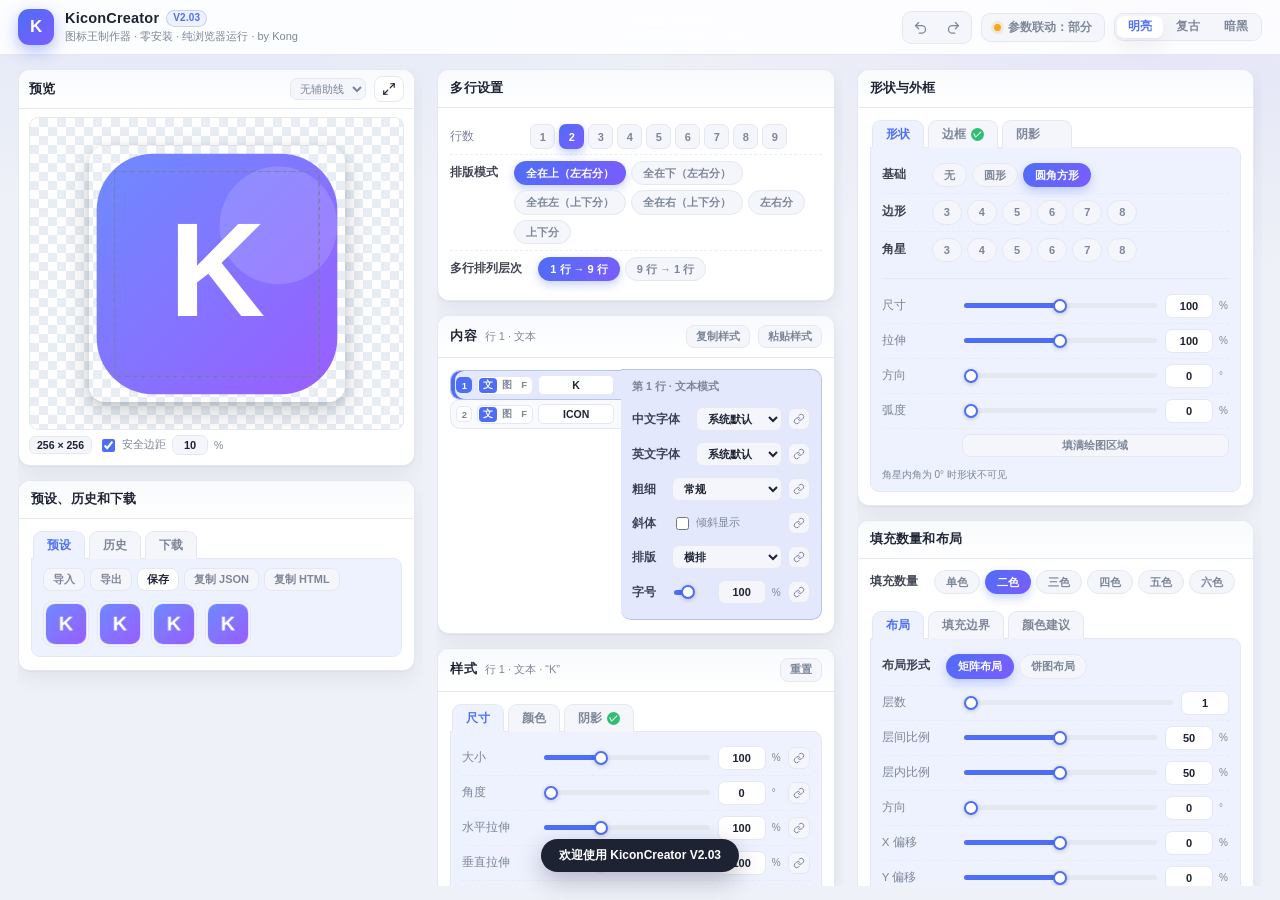
<file: AIExample/Deepseek/deepseek_html_20260915_77b555 + 动态标签页.html>
<!DOCTYPE html>
<html lang="zh-CN" data-theme="light" data-layout="three">
<head>
<meta charset="utf-8">
<meta name="viewport" content="width=device-width,initial-scale=1">
<title>KiconCreator · 图标王制作器 V2.03</title>
<style>
:root{--radius:12px;--radius-sm:9px;--shadow:0 1px 2px rgba(16,24,40,.04), 0 8px 22px rgba(16,24,40,.06);--shadow-lg:0 12px 34px rgba(16,24,40,.12);--topbar-h:54px;--merge-tabs-h:44px;--tab-group-gap:8px;--preset-cap:320px;--font:-apple-system,BlinkMacSystemFont,"Segoe UI","PingFang SC","Hiragino Sans GB","Microsoft YaHei",sans-serif}
html[data-theme="light"]{--bg:#eef1f7;--panel:#ffffff;--panel-2:#f8fafd;--field:#f4f6fb;--border:#e3e8f1;--border-strong:#d3dae7;--text:#1d2333;--muted:#7c8698;--accent:#4d6ef5;--accent-2:#7c5cff;--accent-soft:#eef2ff;--tab-inactive:#f4f6fb;--ok:#2fbf71;--warn:#e0603a;--err:#f04a4a;--checker-a:#fff;--checker-b:#e8ecf3}
html[data-theme="retro"]{--bg:#eadfc2;--panel:#fdf7e6;--panel-2:#f9f1da;--field:#f3e7c9;--border:#dcc99b;--border-strong:#c9b183;--text:#4a3a1c;--muted:#8d7a52;--accent:#c07a1d;--accent-2:#a1601a;--accent-soft:#f6e6c1;--tab-inactive:#f3e7c9;--ok:#3f8f4f;--warn:#b3491f;--err:#c04a2a;--checker-a:#fdf7e6;--checker-b:#e6d8b4}
html[data-theme="dark"]{--bg:#0e1015;--panel:#171a22;--panel-2:#1c1f29;--field:#1f2330;--border:#2a2f3c;--border-strong:#3a4152;--text:#e7eaf3;--muted:#8b93a7;--accent:#6c8cff;--accent-2:#9b7cff;--accent-soft:#1e2438;--tab-inactive:#1f2330;--ok:#3ddc84;--warn:#ff7a59;--err:#ff5f5f;--checker-a:#20242e;--checker-b:#171a22}
*{box-sizing:border-box}
html,body{margin:0;padding:0;height:100%;overflow:hidden}
body{display:grid;grid-template-rows:auto minmax(0,1fr);height:100vh;font-family:var(--font);font-size:13px;color:var(--text);background:var(--bg);-webkit-font-smoothing:antialiased;background-image:radial-gradient(900px 380px at 12% -6%, color-mix(in srgb,var(--accent) 9%, transparent), transparent 70%),radial-gradient(760px 340px at 92% 4%, color-mix(in srgb,var(--accent-2) 8%, transparent), transparent 70%);background-attachment:fixed;transition:background .25s,color .25s}
::-webkit-scrollbar{width:8px;height:8px}
::-webkit-scrollbar-thumb{background:var(--border-strong);border-radius:99px;border:2px solid transparent;background-clip:content-box}
::-webkit-scrollbar-thumb:hover{background:var(--muted);background-clip:content-box}
button{font-family:inherit}
input,select{font-family:inherit}
.hidden{display:none !important}
.topbar{z-index:60;display:flex;align-items:center;gap:14px;padding:9px 18px;background:color-mix(in srgb,var(--panel) 88%,transparent);backdrop-filter:saturate(160%) blur(14px);-webkit-backdrop-filter:saturate(160%) blur(14px);border-bottom:1px solid var(--border)}
.brand{display:flex;align-items:center;gap:11px;min-width:0}
.logo{width:36px;height:36px;border-radius:11px;flex:none;background:linear-gradient(135deg,var(--accent),var(--accent-2));color:#fff;font-weight:800;font-size:17px;display:grid;place-items:center;box-shadow:0 6px 16px color-mix(in srgb,var(--accent) 42%,transparent);letter-spacing:-.5px}
.brand-text h1{margin:0;font-size:14.5px;font-weight:700;letter-spacing:.2px;display:flex;align-items:center;gap:7px;line-height:1.2}
.ver{font-size:10px;font-weight:600;padding:1.5px 6px;border-radius:99px;background:var(--accent-soft);color:var(--accent);border:1px solid color-mix(in srgb,var(--accent) 26%,transparent)}
.brand-text p{margin:2px 0 0;font-size:11px;color:var(--muted);white-space:nowrap;overflow:hidden;text-overflow:ellipsis}
.topbar-actions{margin-left:auto;display:flex;align-items:center;gap:9px;flex-wrap:wrap}
.segmented{display:inline-flex;background:var(--field);border:1px solid var(--border);border-radius:9px;padding:2px;gap:2px}
.segmented button{border:0;background:transparent;color:var(--muted);font-size:11.5px;font-weight:600;padding:5px 11px;border-radius:7px;cursor:pointer;transition:.15s;line-height:1}
.segmented button:hover{color:var(--text)}
.segmented button.active{background:var(--panel);color:var(--accent);box-shadow:var(--shadow)}
.segmented.icon-only button{padding:6px 8px;display:grid;place-items:center}
.segmented.icon-only svg{width:15px;height:15px}
.linkage-btn{display:inline-flex;align-items:center;gap:7px;border:1px solid var(--border);background:var(--field);color:var(--muted);font-size:11.5px;font-weight:600;padding:6px 12px;border-radius:9px;cursor:pointer;transition:.15s}
.linkage-btn:hover{border-color:var(--accent);color:var(--accent)}
.linkage-btn .dot{width:7px;height:7px;border-radius:50%;background:var(--muted);box-shadow:0 0 0 3px color-mix(in srgb,var(--muted) 18%,transparent)}
.linkage-btn.partial .dot{background:#f5a623;box-shadow:0 0 0 3px rgba(245,166,35,.18)}
.linkage-btn.all .dot{background:var(--ok);box-shadow:0 0 0 3px color-mix(in srgb,var(--ok) 20%,transparent)}
.layout{min-height:0;min-width:0;overflow:hidden;display:grid;gap:14px;padding:14px 18px}
html[data-layout="three"] .layout{grid-template-columns:repeat(3,minmax(0,1fr));grid-template-rows:minmax(0,1fr)}
html[data-layout="two"] .layout{grid-template-columns:minmax(240px,1fr) minmax(280px,1.5fr);grid-template-rows:minmax(0,1fr)}
html[data-layout="one"] .layout{display:flex;flex-direction:column;overflow-y:auto;overflow-x:hidden;padding:10px 12px;gap:12px}
.col{display:flex;flex-direction:column;gap:14px;min-width:0;min-height:0}
html[data-layout="three"] .col,html[data-layout="two"] .col{overflow-y:auto;overflow-x:hidden;scrollbar-gutter:stable}
html[data-layout="one"] .col{display:contents}
html[data-layout="two"] .col-left{grid-column:1;grid-row:1}
html[data-layout="two"] .col-mid{grid-column:2;grid-row:1;padding-top:var(--merge-tabs-h)}
html[data-layout="two"] .col-right{grid-column:2;grid-row:1;padding-top:var(--merge-tabs-h)}
html[data-layout="two"] .col-mid:not(.active),html[data-layout="two"] .col-right:not(.active){display:none}
.merge-tabs{display:none;position:fixed;z-index:50;gap:4px;padding:4px;background:var(--panel);border:1px solid var(--border);border-radius:10px;box-shadow:var(--shadow)}
html[data-layout="two"] .merge-tabs{display:flex}
.merge-tab{flex:1;border:0;background:transparent;color:var(--muted);font-size:12px;font-weight:600;padding:7px 12px;border-radius:8px;cursor:pointer;transition:.15s}
.merge-tab:hover{color:var(--text)}
.merge-tab.active{background:var(--accent-soft);color:var(--accent);box-shadow:var(--shadow)}
.module{background:var(--panel);border:1px solid var(--border);border-radius:var(--radius);box-shadow:var(--shadow);overflow:hidden;min-width:0;flex:0 0 auto}
.module-head{display:flex;align-items:center;gap:8px;padding:9px 12px;font-size:12.5px;font-weight:700;border-bottom:1px solid var(--border);background:linear-gradient(180deg,var(--panel-2),var(--panel));min-height:38px}
.mh-title{letter-spacing:.2px}
.mh-sub{font-size:11px;font-weight:500;color:var(--muted);white-space:nowrap;overflow:hidden;text-overflow:ellipsis}
.mh-spacer{flex:1}
.module-body{padding:11px 12px 13px}
.btn{border:1px solid var(--border);background:var(--panel);color:var(--text);border-radius:8px;padding:6px 11px;font-size:11.5px;font-weight:600;cursor:pointer;transition:.15s;white-space:nowrap;line-height:1.2}
.btn:hover{border-color:var(--accent);color:var(--accent);transform:translateY(-1px)}
.btn:active{transform:translateY(0)}
.btn.sm{padding:4px 9px;font-size:11px}
.btn.ghost{background:var(--field);color:var(--muted)}
.btn.ghost:hover{color:var(--accent);background:var(--accent-soft)}
.btn.icon{padding:5px 7px;display:grid;place-items:center}
.btn.icon svg{width:14px;height:14px}
.module-preview{min-height:160px;display:flex;flex-direction:column;flex:0 0 auto;transition:height .18s ease-out}
.module-preview .module-body{flex:1 1 auto;min-height:0;display:flex;flex-direction:column;gap:6px}
.preview-stage{position:relative;display:flex;align-items:center;justify-content:center;padding:12px;border-radius:var(--radius-sm);border:1px solid var(--border);min-height:80px;flex:1 1 auto;background-color:var(--checker-a);background-image:linear-gradient(45deg,var(--checker-b) 25%,transparent 25%),linear-gradient(-45deg,var(--checker-b) 25%,transparent 25%),linear-gradient(45deg,transparent 75%,var(--checker-b) 75%),linear-gradient(-45deg,transparent 75%,var(--checker-b) 75%);background-size:18px 18px;background-position:0 0,0 9px,9px -9px,-9px 0;overflow:hidden}
.preview-canvas-wrap{display:flex;align-items:center;justify-content:center;position:relative;max-width:100%;max-height:100%;transition:transform .12s ease-out;transform-origin:center center}
#iconCanvas{display:block;width:auto;height:auto;max-width:100%;max-height:100%;border-radius:16px;box-shadow:0 10px 26px rgba(18,26,48,.20),0 2px 6px rgba(18,26,48,.10);cursor:zoom-in}
.safe-box{position:absolute;pointer-events:none;border:1px dashed color-mix(in srgb,var(--muted) 70%,transparent);display:none;border-radius:4px}
.safe-box.show{display:block}
.guides-layer{position:absolute;inset:0;width:100%;height:100%;pointer-events:none;display:none}
.guides-layer.show{display:block}
.guides-layer line{stroke:color-mix(in srgb,var(--muted) 55%,transparent);stroke-width:1}
.g-guide{display:none}
.guides-layer[data-mode="cross"] .g-cross,.guides-layer[data-mode="star"] .g-star,.guides-layer[data-mode="thirds"] .g-thirds{display:block}
.preview-foot{display:flex;align-items:center;gap:6px;flex-wrap:wrap;font-size:10.5px;color:var(--muted);flex:0 0 auto}
.preview-foot .k{font-variant-numeric:tabular-nums;font-weight:700;color:var(--text);background:var(--field);border:1px solid var(--border);padding:2px 7px;border-radius:6px}
.hint-text{margin-left:auto}
html[data-layout="three"] .module-preview .module-head,html[data-layout="two"] .module-preview .module-head{padding:6px 10px;min-height:34px}
html[data-layout="three"] .module-preview .module-body,html[data-layout="two"] .module-preview .module-body{padding:8px 10px 10px;gap:5px}
html[data-layout="three"] .module-preview .preview-stage,html[data-layout="two"] .module-preview .preview-stage{padding:8px}
html[data-layout="three"] .module-preview .hint-text,html[data-layout="two"] .module-preview .hint-text{display:none}
.preview-placeholder{display:none;flex:0 0 auto}
body.preview-float .module-preview{position:fixed;top:var(--topbar-h);z-index:45;margin:0;border-radius:var(--radius);box-shadow:0 16px 38px rgba(16,24,40,.22),0 4px 10px rgba(16,24,40,.10)}
body.preview-float .preview-placeholder{display:block;height:var(--preview-placeholder-h,220px)}
.tab-groups{display:flex;flex-direction:column;gap:var(--tab-group-gap);transition:height .15s ease-out}
.tab-group{display:flex;flex-direction:column;min-width:0}
.tab-group .tabs{display:flex;gap:4px;flex-wrap:wrap;padding:0 2px;position:relative;z-index:1}
.tab-group .tab{border:1px solid var(--border);border-bottom:none;background:var(--tab-inactive);color:var(--muted);border-radius:9px 9px 0 0;padding:6px 13px;font-size:11.5px;font-weight:600;cursor:pointer;position:relative;top:1px;transition:.15s;display:inline-flex;align-items:center;gap:5px}
.tab-group .tab:hover{color:var(--text);background:var(--panel-2)}
.tab-group .tab.active{background:var(--accent-soft);color:var(--accent);border-color:var(--border)}
.tab-group .tab-body{background:var(--accent-soft);border:1px solid var(--border);border-radius:0 9px 9px 9px;padding:9px 11px;min-height:40px}
.tab-group .pane{display:none}
.tab-group .pane.active{display:block;animation:fade .18s ease}
@keyframes fade{from{opacity:0;transform:translateY(-3px)}to{opacity:1;transform:none}}
.tab-group .tab-body .num,.tab-group .tab-body .sel,.tab-group .tab-body .mini-input{background:var(--panel)}
.badge-ok{font-size:9px;color:#fff;background:var(--ok);width:13px;height:13px;border-radius:50%;display:grid;place-items:center;line-height:1;visibility:hidden}
.tab.enabled .badge-ok{visibility:visible}
.param{display:flex;align-items:center;gap:8px;padding:5px 0;min-width:0}
.param>.pname{flex:0 0 72px;font-size:11.5px;color:var(--muted);white-space:nowrap;overflow:hidden;text-overflow:ellipsis}
.param>.pctrl{flex:1;display:flex;align-items:center;gap:6px;min-width:0}
.param.stacked{flex-direction:column;align-items:stretch;gap:6px}
.param.stacked>.pname{flex:none;font-weight:600;color:var(--text);opacity:.85}
.param+.param{border-top:1px dashed color-mix(in srgb,var(--border) 70%,transparent)}
.param.stacked+.param.stacked{border-top:none}
.param.tight>.pname{flex:0 0 auto;padding-right:8px;font-weight:600;color:var(--text);opacity:.85}
.param.inline-chips{align-items:flex-start;padding:6px 0}
.param.inline-chips>.pname{flex:0 0 auto;min-width:42px;padding-right:8px;padding-top:4px;font-weight:600;color:var(--text);opacity:.85}
.param.inline-chips>.pctrl{flex:1;min-width:0;flex-direction:column;align-items:stretch}
input[type=range]{--fill:50%;-webkit-appearance:none;appearance:none;flex:1;min-width:0;height:5px;border-radius:99px;outline:none;cursor:pointer;background:linear-gradient(90deg,var(--accent) var(--fill),var(--border) var(--fill))}
input[type=range]::-webkit-slider-thumb{-webkit-appearance:none;width:14px;height:14px;border-radius:50%;background:var(--panel);border:2.5px solid var(--accent);box-shadow:0 1px 4px rgba(16,24,40,.22);cursor:pointer;transition:transform .12s}
input[type=range]::-webkit-slider-thumb:hover{transform:scale(1.18)}
input[type=range]::-moz-range-thumb{width:13px;height:13px;border-radius:50%;background:var(--panel);border:2.5px solid var(--accent);cursor:pointer}
.num{width:48px;flex:0 0 48px;height:24px;text-align:center;background:var(--field);border:1px solid var(--border);border-radius:7px;color:var(--text);font-size:11px;font-weight:600;padding:0 3px;font-variant-numeric:tabular-nums;transition:.15s}
.num:focus{outline:none;border-color:var(--accent);box-shadow:0 0 0 3px color-mix(in srgb,var(--accent) 16%,transparent)}
.num.wide{width:62px;flex:0 0 62px}
.num.tiny{width:42px;flex:0 0 42px}
.unit{font-size:10px;color:var(--muted);flex:none;min-width:10px}
@keyframes flashInvalid{0%,100%{background:var(--field);border-color:var(--border)}25%,75%{background:color-mix(in srgb,var(--err) 22%,var(--field));border-color:var(--err)}50%{background:color-mix(in srgb,var(--err) 34%,var(--field));border-color:var(--err)}}
.num.invalid{animation:flashInvalid .6s ease 1}
.chain{flex:0 0 22px;width:22px;height:22px;border-radius:7px;padding:0;border:1px solid var(--border);background:var(--field);color:var(--muted);display:grid;place-items:center;cursor:pointer;transition:.15s}
.chain svg{width:12px;height:12px}
.chain:hover{color:var(--accent);border-color:var(--accent)}
.chain.on{background:linear-gradient(135deg,var(--accent),var(--accent-2));border-color:transparent;color:#fff;box-shadow:0 3px 9px color-mix(in srgb,var(--accent) 34%,transparent)}
.rst{flex:0 0 22px;width:22px;height:22px;border-radius:7px;padding:0;border:1px solid transparent;background:transparent;color:var(--muted);font-size:13px;line-height:1;cursor:pointer;transition:.15s;display:grid;place-items:center}
.rst:hover{color:var(--accent);background:var(--field);border-color:var(--border)}
.sel,.mini-input{background:var(--field);border:1px solid var(--border);color:var(--text);border-radius:7px;padding:4px 7px;font-size:11px;font-weight:600;cursor:pointer;transition:.15s;min-width:0}
.sel:focus,.mini-input:focus{outline:none;border-color:var(--accent);box-shadow:0 0 0 3px color-mix(in srgb,var(--accent) 16%,transparent)}
.mini-select{background:var(--field);border:1px solid var(--border);color:var(--muted);border-radius:7px;padding:3px 5px;font-size:10.5px;cursor:pointer;max-width:92px}
.mini-select:focus{outline:none;border-color:var(--accent)}
.mini-check{display:inline-flex;align-items:center;gap:4px;font-size:10.5px;color:var(--muted);cursor:pointer;user-select:none;white-space:nowrap}
.mini-check input{accent-color:var(--accent);width:13px;height:13px;cursor:pointer}
.check-row{display:flex;align-items:center;gap:7px;font-size:11.5px;color:var(--text);padding:5px 0;cursor:pointer;user-select:none}
.check-row input{accent-color:var(--accent);width:14px;height:14px;cursor:pointer;flex:none}
.check-row .hint{font-size:10px;color:var(--muted);margin-left:auto;white-space:nowrap}
.pill-row{display:flex;gap:4px;flex-wrap:wrap}
.pill{width:25px;height:25px;border-radius:7px;padding:0;border:1px solid var(--border);background:var(--field);color:var(--muted);font-size:11px;font-weight:700;cursor:pointer;transition:.15s;display:grid;place-items:center}
.pill:hover{border-color:var(--accent);color:var(--accent);transform:translateY(-1px)}
.pill.active{background:linear-gradient(135deg,var(--accent),var(--accent-2));border-color:transparent;color:#fff;box-shadow:0 4px 10px color-mix(in srgb,var(--accent) 34%,transparent)}
.chip-row{display:flex;gap:5px;flex-wrap:wrap}
.chip{border:1px solid var(--border);background:var(--field);color:var(--muted);border-radius:99px;padding:4px 11px;font-size:11px;font-weight:600;cursor:pointer;transition:.15s;line-height:1.3}
.chip:hover{border-color:var(--accent);color:var(--accent)}
.chip.active{background:linear-gradient(135deg,var(--accent),var(--accent-2));border-color:transparent;color:#fff;box-shadow:0 4px 10px color-mix(in srgb,var(--accent) 30%,transparent)}
.divider{height:1px;background:var(--border);margin:10px 0}
.preset-tools{display:flex;flex-wrap:wrap;gap:5px;margin-bottom:10px}
.preset-grid{display:flex;flex-wrap:wrap;gap:8px;max-height:calc(var(--preset-cap,320px) - 60px);overflow-y:auto;overflow-x:hidden;padding-right:2px}
.preset-item{width:46px;height:46px;border-radius:10px;overflow:hidden;flex:none;border:1px solid var(--border);background:var(--field);cursor:pointer;position:relative;transition:transform .14s,box-shadow .14s,border-color .14s}
.preset-item:hover{transform:translateY(-2px);box-shadow:var(--shadow-lg);border-color:var(--accent)}
.preset-item canvas{width:100%;height:100%;display:block}
.history-list{display:flex;flex-direction:column;gap:6px;max-height:calc(var(--preset-cap,320px) - 60px);overflow-y:auto;overflow-x:hidden;padding-right:2px}
.history-item{display:flex;align-items:center;gap:9px;padding:6px 8px;border-radius:9px;border:1px solid var(--border);background:var(--field);cursor:pointer;transition:.15s}
.history-item:hover{border-color:var(--accent);background:var(--accent-soft)}
.history-item canvas{width:26px;height:26px;border-radius:6px;flex:none}
.history-item .hname{font-size:10.5px;color:var(--muted);overflow:hidden;text-overflow:ellipsis;white-space:nowrap;flex:1}
.history-item .hdel{opacity:0;border:0;background:transparent;color:var(--muted);cursor:pointer;font-size:12px;padding:2px 4px;transition:.15s}
.history-item:hover .hdel{opacity:1}
.history-item .hdel:hover{color:var(--err)}
.format-grid{display:grid;grid-template-columns:repeat(4,1fr);gap:6px}
.fmt{border:1px solid var(--border);background:var(--field);color:var(--muted);border-radius:9px;padding:9px 3px;font-size:11px;font-weight:700;cursor:pointer;transition:.15s;letter-spacing:.3px}
.fmt:hover{background:var(--accent-soft);color:var(--accent);border-color:var(--accent);transform:translateY(-2px);box-shadow:0 6px 14px color-mix(in srgb,var(--accent) 18%,transparent)}
.filename{margin-top:10px;font-size:10px;color:var(--muted);background:var(--field);border:1px dashed var(--border);border-radius:8px;padding:6px 9px;font-family:ui-monospace,SFMono-Regular,Menlo,monospace;overflow:hidden;text-overflow:ellipsis;white-space:nowrap}
.vtab-group{display:flex;align-items:stretch;gap:0;min-width:0}
.vtab-list{flex:0 0 auto;width:min(46%,200px);min-width:120px;display:flex;flex-direction:column;max-height:400px;overflow-y:auto;overflow-x:hidden;padding-top:1px}
.vtab{display:flex;align-items:center;gap:5px;padding:4px 7px 4px 5px;cursor:pointer;border:1px solid var(--border);border-right:0;border-radius:10px 0 0 10px;background:var(--panel-2);color:var(--muted);margin-bottom:-1px;position:relative;transition:background .18s,color .18s,border-color .18s,box-shadow .18s}
.vtab:last-child{margin-bottom:0}
.vtab:hover{background:color-mix(in srgb,var(--accent) 8%,var(--panel-2));color:var(--text)}
.vtab.active{background:color-mix(in srgb,var(--accent) 16%,var(--panel));color:var(--text);border-color:color-mix(in srgb,var(--accent) 30%,var(--border));box-shadow:inset 4px 0 0 var(--accent);z-index:2}
.rownum{width:16px;height:16px;border-radius:5px;flex:none;background:var(--panel);border:1px solid var(--border);display:grid;place-items:center;font-size:9.5px;font-weight:800;color:var(--muted)}
.vtab.active .rownum{background:var(--accent);border-color:transparent;color:#fff}
.mode-mini{display:flex;gap:1px;background:var(--panel);border:1px solid var(--border);border-radius:6px;padding:1px;flex:none}
.mode-mini button{border:0;background:transparent;color:var(--muted);font-size:9.5px;font-weight:800;padding:2px 4px;border-radius:4px;cursor:pointer;line-height:1.1}
.mode-mini button.on{background:var(--accent);color:#fff}
.vtab-input{flex:1 1 auto;min-width:30px;height:20px;border:1px solid var(--border);background:var(--panel);border-radius:5px;text-align:center;color:var(--text);font-size:10.5px;font-weight:600;padding:0 3px;overflow:hidden;transition:border-color .18s,box-shadow .18s}
.vtab-input:focus{outline:none;border-color:var(--accent);box-shadow:0 0 0 2px color-mix(in srgb,var(--accent) 16%,transparent)}
.vtab-input[readonly]{opacity:.75;cursor:default;text-align:left;font-weight:500}
.vtab-body{flex:1;min-width:0;background:color-mix(in srgb,var(--accent) 16%,var(--panel));border:1px solid color-mix(in srgb,var(--accent) 30%,var(--border));border-left:0;border-radius:0 10px 10px 10px;padding:10px 11px;min-height:150px}
.cp-label{font-size:10.5px;color:var(--muted);margin-bottom:8px;font-weight:600}
.cp-actions{display:flex;gap:6px;flex-wrap:wrap;margin-bottom:9px}
.cp-thumb{width:88px;height:88px;border-radius:10px;border:1px dashed var(--border-strong);background:var(--panel);display:grid;place-items:center;color:var(--muted);font-size:10px;text-align:center;line-height:1.5}
.fa-search{width:100%;height:26px;border-radius:8px;border:1px solid var(--border);background:var(--panel);color:var(--text);font-size:11px;padding:0 9px;margin-bottom:8px}
.fa-search:focus{outline:none;border-color:var(--accent)}
.fa-grid{display:grid;grid-template-columns:repeat(auto-fill,minmax(30px,1fr));gap:5px;max-height:140px;overflow-y:auto}
.fa-cell{aspect-ratio:1;border-radius:8px;border:1px solid var(--border);background:var(--panel);display:grid;place-items:center;font-size:14px;cursor:pointer;transition:.14s;color:var(--text)}
.fa-cell:hover{border-color:var(--accent);background:var(--accent-soft);color:var(--accent);transform:translateY(-1px)}
.suggest-legend{display:flex;gap:12px;font-size:10px;color:var(--muted);margin:8px 0 4px}
.suggest-row{display:flex;gap:6px;flex-wrap:wrap;align-items:center}
.sw{width:22px;height:22px;border-radius:7px;cursor:pointer;border:1px solid var(--border-strong);transition:.15s}
.sw:hover{transform:scale(1.15);border-color:var(--accent)}
.sw-pair{display:inline-flex;gap:3px;padding:2px;border-radius:9px;border:1px solid var(--border-strong);cursor:pointer;transition:.15s}
.sw-pair:hover{transform:scale(1.1);border-color:var(--accent)}
.sw-pair .sw{border:0;border-radius:5px;width:18px;height:18px}
.sw-pair .sw:hover{transform:none}
.fill-group{display:flex;gap:9px;align-items:flex-start}
.fill-list{display:flex;flex-direction:column;gap:6px;flex:none}
.fill-swatch{width:32px;height:32px;border-radius:9px;border:1px solid var(--border-strong);cursor:pointer;position:relative;overflow:hidden;padding:0;flex:none;display:grid;place-items:center;font-size:10px;font-weight:800;color:#fff;text-shadow:0 1px 2px rgba(0,0,0,.45);transition:.15s}
.fill-swatch:hover{transform:translateY(-1px) scale(1.04)}
.fill-swatch.active{box-shadow:0 0 0 2px var(--panel),0 0 0 4px var(--accent)}
.fill-body{flex:1;min-width:0;background:var(--accent-soft);border:1px solid var(--border);border-radius:10px;padding:9px 10px}
.footer{display:none}
.toast{position:fixed;left:50%;bottom:28px;transform:translateX(-50%) translateY(20px);background:var(--text);color:var(--panel);padding:8px 18px;border-radius:99px;font-size:12px;font-weight:600;opacity:0;transition:.25s;z-index:200;pointer-events:none;box-shadow:0 8px 24px rgba(0,0,0,.25)}
.toast.show{opacity:1;transform:translateX(-50%) translateY(0)}
.modal{position:fixed;inset:0;background:rgba(8,10,18,.62);backdrop-filter:blur(4px);-webkit-backdrop-filter:blur(4px);display:none;place-items:center;z-index:100}
.modal.open{display:grid;animation:fade .18s ease}
.modal-box{background:var(--panel);border-radius:14px;padding:12px;box-shadow:0 24px 60px rgba(0,0,0,.45);max-width:92vw;max-height:92vh;display:flex;flex-direction:column}
.modal-head{display:flex;align-items:center;gap:8px;padding:2px 4px 10px;font-size:12.5px;font-weight:700}
.modal-body{flex:1;min-height:0;overflow:auto;background-color:var(--checker-a);background-image:linear-gradient(45deg,var(--checker-b) 25%,transparent 25%),linear-gradient(-45deg,var(--checker-b) 25%,transparent 25%),linear-gradient(45deg,transparent 75%,var(--checker-b) 75%),linear-gradient(-45deg,transparent 75%,var(--checker-b) 75%);background-size:18px 18px;background-position:0 0,0 9px,9px -9px,-9px 0;border:1px solid var(--border);border-radius:10px;padding:16px;display:grid;place-items:center}
.modal-body:active{cursor:grabbing}
.modal-body canvas{display:block;border-radius:12px;box-shadow:0 10px 26px rgba(18,26,48,.3)}
@media (max-width:520px){.format-grid{grid-template-columns:repeat(3,1fr)}.linkage-btn span.lbl{display:none}.modal-body canvas{width:80vw!important;height:80vw!important}.topbar{padding:7px 10px;gap:8px}.brand-text p{display:none}.layout{padding:8px 10px;gap:8px}.module-head{padding:7px 10px;font-size:12px}.module-body{padding:9px 10px 11px}}
</style>
</head>
<body>

<header class="topbar">
  <div class="brand">
    <div class="logo">K</div>
    <div class="brand-text">
      <h1>KiconCreator <span class="ver">V2.03</span></h1>
      <p>图标王制作器 · 零安装 · 纯浏览器运行 · by Kong</p>
    </div>
  </div>
  <div class="topbar-actions">
    <div class="segmented icon-only">
      <button title="撤销 Ctrl+Z" id="undoBtn"><svg viewBox="0 0 24 24" fill="none" stroke="currentColor" stroke-width="2" stroke-linecap="round" stroke-linejoin="round"><path d="M9 14 4 9l5-5"/><path d="M4 9h10a6 6 0 0 1 0 12h-4"/></svg></button>
      <button title="重做 Ctrl+Y" id="redoBtn"><svg viewBox="0 0 24 24" fill="none" stroke="currentColor" stroke-width="2" stroke-linecap="round" stroke-linejoin="round"><path d="m15 14 5-5-5-5"/><path d="M20 9H10a6 6 0 0 0 0 12h4"/></svg></button>
    </div>
    <button class="linkage-btn partial" id="linkageBtn"><span class="dot"></span><span class="lbl">参数联动：部分</span></button>
    <div class="segmented" id="themeSwitch">
      <button data-theme="light" class="active">明亮</button>
      <button data-theme="retro">复古</button>
      <button data-theme="dark">暗黑</button>
    </div>
  </div>
</header>

<div class="merge-tabs" id="mergeTabs">
  <button class="merge-tab active" data-tab="mid">内容参数</button>
  <button class="merge-tab" data-tab="right">背景参数</button>
</div>

<main class="layout" data-mode="three">
  <section class="col col-left">
    <section class="module module-preview">
      <div class="module-head">
        <span class="mh-title">预览</span>
        <span class="mh-spacer"></span>
        <select class="mini-select" id="guideSelect">
          <option value="none">无辅助线</option>
          <option value="cross">十字</option>
          <option value="star">米字</option>
          <option value="thirds">均分井字</option>
        </select>
        <button class="btn icon" id="enlargeBtn" title="放大预览">
          <svg viewBox="0 0 24 24" fill="none" stroke="currentColor" stroke-width="2" stroke-linecap="round" stroke-linejoin="round"><path d="M15 3h6v6"/><path d="M9 21H3v-6"/><path d="M21 3l-7 7"/><path d="M3 21l7-7"/></svg>
        </button>
      </div>
      <div class="module-body">
        <div class="preview-stage" id="stage">
          <div class="preview-canvas-wrap" id="canvasWrap">
            <canvas id="iconCanvas" width="256" height="256"></canvas>
            <svg class="guides-layer" id="guidesLayer" viewBox="0 0 100 100" preserveAspectRatio="none" data-mode="none">
              <g class="g-guide g-cross"><line x1="50" y1="0" x2="50" y2="100" vector-effect="non-scaling-stroke"/><line x1="0" y1="50" x2="100" y2="50" vector-effect="non-scaling-stroke"/></g>
              <g class="g-guide g-star"><line x1="50" y1="0" x2="50" y2="100" vector-effect="non-scaling-stroke"/><line x1="0" y1="50" x2="100" y2="50" vector-effect="non-scaling-stroke"/><line x1="0" y1="0" x2="100" y2="100" vector-effect="non-scaling-stroke"/><line x1="100" y1="0" x2="0" y2="100" vector-effect="non-scaling-stroke"/></g>
              <g class="g-guide g-thirds"><line x1="33.3" y1="0" x2="33.3" y2="100" vector-effect="non-scaling-stroke"/><line x1="66.7" y1="0" x2="66.7" y2="100" vector-effect="non-scaling-stroke"/><line x1="0" y1="33.3" x2="100" y2="33.3" vector-effect="non-scaling-stroke"/><line x1="0" y1="66.7" x2="100" y2="66.7" vector-effect="non-scaling-stroke"/></g>
            </svg>
            <div class="safe-box" id="safeBox"></div>
          </div>
        </div>
        <div class="preview-foot">
          <span class="k" id="sizeTag">256 × 256</span>
          <label class="mini-check"><input type="checkbox" id="safeChk" checked> 安全边距</label>
          <input class="num" id="safePct" value="10" style="width:36px;flex:0 0 36px;height:20px">
          <span>%</span>
          <span class="hint-text">滚轮缩放 · 双击复位 / 模态预览</span>
        </div>
      </div>
    </section>
    <div class="preview-placeholder" aria-hidden="true"></div>

    <section class="module" id="modulePreset">
      <div class="module-head"><span class="mh-title">预设、历史和下载</span></div>
      <div class="module-body">
        <div class="tab-groups" data-module="preset"></div>
      </div>
    </section>
  </section>

  <section class="col col-mid">
    <section class="module">
      <div class="module-head"><span class="mh-title">多行设置</span></div>
      <div class="module-body">
        <div class="param">
          <span class="pname">行数</span>
          <div class="pctrl"><div class="pill-row" id="rowCount"></div></div>
        </div>
        <div class="param inline-chips">
          <span class="pname">排版模式</span>
          <div class="pctrl"><div class="chip-row" id="layoutChips"></div></div>
        </div>
        <div class="param inline-chips" id="layerParam">
          <span class="pname">多行排列层次</span>
          <div class="pctrl">
            <div class="chip-row">
              <button class="chip active">1 行 → 9 行</button>
              <button class="chip">9 行 → 1 行</button>
            </div>
          </div>
        </div>
      </div>
    </section>

    <section class="module">
      <div class="module-head">
        <span class="mh-title">内容</span>
        <span class="mh-sub" id="contentNote">行 1 · 文本</span>
        <span class="mh-spacer"></span>
        <button class="btn ghost sm" id="copyStyleBtn">复制样式</button>
        <button class="btn ghost sm" id="pasteStyleBtn">粘贴样式</button>
      </div>
      <div class="module-body">
        <div class="vtab-group">
          <div class="vtab-list" id="contentTabs"></div>
          <div class="vtab-body" id="contentBody"></div>
        </div>
      </div>
    </section>

    <section class="module" id="moduleStyle">
      <div class="module-head">
        <span class="mh-title">样式</span>
        <span class="mh-sub" id="styleSub">行 1 · 文本 · “K”</span>
        <span class="mh-spacer"></span>
        <button class="btn ghost sm" id="styleReset">重置</button>
      </div>
      <div class="module-body">
        <div class="tab-groups" data-module="style"></div>
      </div>
    </section>
  </section>

  <section class="col col-right">
    <section class="module" id="moduleShape">
      <div class="module-head"><span class="mh-title">形状与外框</span></div>
      <div class="module-body">
        <div class="tab-groups" data-module="shape"></div>
      </div>
    </section>

    <section class="module" id="moduleFill">
      <div class="module-head"><span class="mh-title">填充数量和布局</span></div>
      <div class="module-body">
        <div class="param inline-chips" style="padding-top:0">
          <span class="pname">填充数量</span>
          <div class="pctrl">
            <div class="chip-row" id="fillCount">
              <button class="chip">单色</button>
              <button class="chip active">二色</button>
              <button class="chip">三色</button>
              <button class="chip">四色</button>
              <button class="chip">五色</button>
              <button class="chip">六色</button>
            </div>
          </div>
        </div>
        <div class="tab-groups" data-module="fill" style="margin-top:10px"></div>
      </div>
    </section>

    <section class="module">
      <div class="module-head">
        <span class="mh-title">内部填充</span>
        <span class="mh-spacer"></span>
        <span class="mh-sub" id="fillSub">共 2 个色块</span>
      </div>
      <div class="module-body">
        <div class="fill-group">
          <div class="fill-list" id="fillList"></div>
          <div class="fill-body" id="fillBody2"></div>
        </div>
      </div>
    </section>
  </section>
</main>

<div class="toast" id="toast"></div>

<div class="modal" id="viewerModal">
  <div class="modal-box">
    <div class="modal-head">
      <span>1:1 模态预览</span>
      <span style="font-size:10.5px;color:var(--muted);font-weight:500" id="modalInfo">256 × 256</span>
      <span class="mh-spacer" style="flex:1"></span>
      <button class="btn icon" id="viewerClose" title="关闭 (ESC)">✕</button>
    </div>
    <div class="modal-body" id="modalBody">
      <canvas id="viewerCanvas" width="256" height="256"></canvas>
    </div>
  </div>
</div>

<script>
/* ============================================================
   工具函数
   ============================================================ */
const $  = (s, r = document) => r.querySelector(s);
const $$ = (s, r = document) => Array.from(r.querySelectorAll(s));

const CHAIN_SVG = `<svg viewBox="0 0 24 24" fill="none" stroke="currentColor" stroke-width="2" stroke-linecap="round" stroke-linejoin="round"><path d="M10 13a5 5 0 0 0 7.5.5l3-3a5 5 0 0 0-7-7l-1.7 1.7"/><path d="M14 11a5 5 0 0 0-7.5-.5l-3 3a5 5 0 0 0 7 7l1.7-1.7"/></svg>`;

function escapeHtml(s){
  return String(s).replace(/[&<>"']/g, c => ({'&':'&amp;','<':'&lt;','>':'&gt;','"':'&quot;',"'":'&#39;'}[c]));
}

function roundRect(ctx, x, y, w, h, r) {
  r = Math.min(r, w / 2, h / 2);
  ctx.beginPath();
  ctx.moveTo(x + r, y);
  ctx.arcTo(x + w, y, x + w, y + h, r);
  ctx.arcTo(x + w, y + h, x, y + h, r);
  ctx.arcTo(x, y + h, x, y, r);
  ctx.arcTo(x, y, x + w, y, r);
  ctx.closePath();
}

let toastTimer;
function toast(msg){
  const el = $('#toast');
  el.textContent = msg;
  el.classList.add('show');
  clearTimeout(toastTimer);
  toastTimer = setTimeout(() => el.classList.remove('show'), 1700);
}

function flashInvalid(input, min, max){
  input.classList.add('invalid');
  setTimeout(() => input.classList.remove('invalid'), 620);
  let v = parseFloat(input.value);
  if (isNaN(v)) v = min;
  if (v < min) v = min;
  if (v > max) v = max;
  setTimeout(() => { input.value = v; }, 620);
  return v;
}

/* ============================================================
   P0-3：动作历史（撤销栈）
   —— 上限 20 条，FIFO 淘汰
   ============================================================ */
const HistoryStack = {
  stack: [],
  pointer: -1,
  maxSize: 20,
  isRestoring: false,
  push(snap){
    if (this.isRestoring) return;
    this.stack = this.stack.slice(0, this.pointer + 1);
    this.stack.push(snap);
    if (this.stack.length > this.maxSize){
      this.stack.shift();
    } else {
      this.pointer++;
    }
  },
  undo(){
    if (this.pointer > 0){
      this.pointer--;
      return this.stack[this.pointer];
    }
    return null;
  },
  redo(){
    if (this.pointer < this.stack.length - 1){
      this.pointer++;
      return this.stack[this.pointer];
    }
    return null;
  },
  reset(initialSnap){
    this.stack = [initialSnap];
    this.pointer = 0;
  }
};

/* ============================================================
   P0-1：参数联动标记（按参数 key 全局共享）
   —— key 使用 data-name 值（"大小"、"角度"、"水平拉伸"…）
   ============================================================ */
const linkFlags = {}; // { '大小': true, '角度': false, ... }

/* ============================================================
   P0-4：预设数组
   ============================================================ */
const PRESETS = []; // 动态维护，内置几个示例在 init 时装入

/* P0-5：下载历史 */
const downloadHistory = [];
const HISTORY_MAX = 20;

/* ============================================================
   顶栏高度测量
   ============================================================ */
function updateTopbarHeight(){
  const tb = $('.topbar');
  if (!tb) return;
  document.documentElement.style.setProperty('--topbar-h', Math.round(tb.getBoundingClientRect().height) + 'px');
}

/* ============================================================
   视口宽度 → 布局模式
   ============================================================ */
function updateLayoutMode(){
  const w = window.innerWidth, h = window.innerHeight;
  const isPhoneLandscape = w > h && h <= 500;
  const isPhonePortrait = h > w && w < 500;
  let mode;
  if (w > 800 || isPhoneLandscape) mode = 'three';
  else if (w < 400 || isPhonePortrait) mode = 'one';
  else mode = 'two';
  document.documentElement.dataset.layout = mode;
  const layoutEl = $('.layout');
  if (layoutEl) layoutEl.dataset.mode = mode;
  if (mode === 'two'){
    const tab = $('.merge-tab.active')?.dataset.tab || 'mid';
    document.querySelector('.col-mid')?.classList.toggle('active', tab === 'mid');
    document.querySelector('.col-right')?.classList.toggle('active', tab === 'right');
  } else {
    document.querySelector('.col-mid')?.classList.remove('active');
    document.querySelector('.col-right')?.classList.remove('active');
  }
}

function syncMergeTabs(){
  const mt = $('#mergeTabs');
  if (!mt) return;
  if (document.documentElement.dataset.layout !== 'two'){
    mt.style.removeProperty('left'); mt.style.removeProperty('top'); mt.style.removeProperty('width');
    return;
  }
  const col = document.querySelector('.col-mid.active') || document.querySelector('.col-right.active') || document.querySelector('.col-mid');
  if (!col) return;
  const r = col.getBoundingClientRect();
  const topbarH = parseFloat(getComputedStyle(document.documentElement).getPropertyValue('--topbar-h')) || 54;
  mt.style.left = Math.round(r.left) + 'px';
  mt.style.top = Math.round(topbarH + 8) + 'px';
  mt.style.width = Math.round(r.width) + 'px';
}

function isScrollable(el){ return el && el.scrollHeight > el.clientHeight + 2; }

function checkPreviewFloat(){
  const mode = document.documentElement.dataset.layout;
  const scrollEl = mode === 'one' ? $('.layout') : $('.col-left');
  if (!scrollEl) return;
  const hasScroll = isScrollable(scrollEl);
  const was = document.body.classList.contains('preview-float');
  document.body.classList.toggle('preview-float', hasScroll);
  if (hasScroll) requestAnimationFrame(syncPreviewLayout);
  else if (was){
    const p = $('.module-preview');
    if (p){ p.style.removeProperty('left'); p.style.removeProperty('width'); }
  }
}

function syncPreviewLayout(){
  const preview = $('.module-preview');
  if (!preview) return;
  const mode = document.documentElement.dataset.layout;
  if (mode === 'one'){
    const layout = $('.layout');
    const cs = getComputedStyle(layout);
    const padL = parseFloat(cs.paddingLeft) || 0;
    const padR = parseFloat(cs.paddingRight) || 0;
    preview.style.left = padL + 'px';
    preview.style.width = Math.max(0, window.innerWidth - padL - padR) + 'px';
  } else {
    const colLeft = $('.col-left');
    const r = colLeft.getBoundingClientRect();
    preview.style.left = Math.round(r.left) + 'px';
    preview.style.width = Math.round(r.width) + 'px';
  }
  document.documentElement.style.setProperty('--preview-placeholder-h', Math.round(preview.getBoundingClientRect().height) + 'px');
}

function updatePreviewHeight(){
  const preview = $('.module-preview');
  if (!preview) return;
  const mode = document.documentElement.dataset.layout;
  if (mode === 'one'){
    const col = $('.layout');
    if (!col) return;
    const topbarH = parseFloat(getComputedStyle(document.documentElement).getPropertyValue('--topbar-h')) || 54;
    const colH = Math.max(col.clientHeight, window.innerHeight - topbarH - 20);
    const siblings = Array.from(col.children).filter(el => el.classList.contains('module') && !el.classList.contains('module-preview'));
    const cs = getComputedStyle(col);
    const gap = parseFloat(cs.rowGap) || parseFloat(cs.gap) || 12;
    let otherH = 0;
    siblings.forEach(m => { otherH += m.getBoundingClientRect().height; });
    if (siblings.length > 0) otherH += (siblings.length - 1) * gap;
    const available = colH - otherH - 20;
    let maxH;
    if (available >= 320) maxH = Math.min(available, colH * 0.55);
    else maxH = colH / 3;
    maxH = Math.max(150, Math.min(maxH, colH * 0.7));
    preview.style.height = Math.round(maxH) + 'px';
  } else {
    const w = preview.getBoundingClientRect().width;
    if (w <= 0) return;
    let targetH = w;
    const col = preview.parentElement;
    const colH = col ? col.clientHeight : window.innerHeight;
    targetH = Math.min(targetH, Math.max(180, colH * 0.9));
    targetH = Math.max(targetH, 180);
    preview.style.height = Math.round(targetH) + 'px';
  }
  if (document.body.classList.contains('preview-float')){
    document.documentElement.style.setProperty('--preview-placeholder-h', Math.round(preview.getBoundingClientRect().height) + 'px');
  }
}

/* ============================================================
   标签组动态展开算法（连续切分）
   ============================================================ */
function computeTabLayout(heights, extraSpace, groupGap = 8){
  const n = heights.length;
  if (n <= 1) return [Array.from({length: n}, (_, i) => i)];
  const maxH = Math.max(...heights);
  const totalAvail = maxH + Math.max(0, extraSpace);
  const totalMasks = 1 << (n - 1);
  let best = null;
  for (let mask = 0; mask < totalMasks; mask++){
    const groups = [];
    let cur = [0];
    for (let i = 0; i < n - 1; i++){
      if (mask & (1 << i)){ groups.push(cur); cur = [i + 1]; }
      else cur.push(i + 1);
    }
    groups.push(cur);
    let total = 0;
    groups.forEach(g => { total += Math.max(...g.map(i => heights[i])); });
    total += (groups.length - 1) * groupGap;
    if (total > totalAvail) continue;
    const candidate = { segCount: groups.length, total, mask, groups };
    if (!best || candidate.segCount > best.segCount
      || (candidate.segCount === best.segCount && candidate.total > best.total)
      || (candidate.segCount === best.segCount && candidate.total === best.total && candidate.mask > best.mask)){
      best = candidate;
    }
  }
  if (!best) return [Array.from({length: n}, (_, i) => i)];
  return best.groups;
}

function measureTabHeights(tabs, width){
  const w = Math.max(160, Math.round(width) || 280);
  const probe = document.createElement('div');
  probe.style.cssText = `position:absolute;left:-9999px;top:0;width:${w}px;visibility:hidden;pointer-events:none`;
  probe.style.setProperty('--preset-cap', '99999px');
  document.body.appendChild(probe);
  const heights = tabs.map(t => {
    probe.innerHTML = `<div class="tab-group"><div class="tabs"><button class="tab active">${escapeHtml(t.label)}</button></div><div class="tab-body"><div class="pane active">${t.contentHTML}</div></div></div>`;
    return probe.firstElementChild.offsetHeight;
  });
  document.body.removeChild(probe);
  return heights;
}

/* ============================================================
   模块 tab 数据定义
   ============================================================ */
const MODULE_TABS = {
  preset: [
    { id: 'preset', label: '预设', getContent: () => getPresetPaneHTML() },
    { id: 'history', label: '历史', getContent: () => getHistoryPaneHTML() },
    { id: 'download', label: '下载', getContent: () => getDownloadPaneHTML() }
  ],
  style: [
    { id: 'size', label: '尺寸', getContent: () => paneSize() },
    { id: 'color', label: '颜色', getContent: () => paneColor(rows[activeRow]) },
    { id: 'shadow', label: '阴影', badge: '✓', enabled: () => getShadowEnabled(), getContent: () => paneShadow() }
  ],
  shape: [
    { id: 'shape', label: '形状', getContent: () => shapePaneHTML() },
    { id: 'border', label: '边框', badge: '✓', enabled: () => getBorderEnabled(), getContent: () => borderPaneHTML() },
    { id: 'shadow', label: '阴影', badge: '✓', enabled: () => getFShadowEnabled(), getContent: () => fshadowPaneHTML() }
  ],
  fill: [
    { id: 'layout', label: '布局', getContent: () => fillLayoutPaneHTML() },
    { id: 'edge', label: '填充边界', getContent: () => fillEdgePaneHTML() },
    { id: 'advice', label: '颜色建议', getContent: () => fillAdvicePaneHTML() }
  ]
};

const activeTabByModule = { preset: 'preset', style: 'size', shape: 'shape', fill: 'layout' };

function collectTabModuleInfo(moduleId){
  const container = document.querySelector(`.tab-groups[data-module="${moduleId}"]`);
  if (!container) return null;
  const tabDefs = MODULE_TABS[moduleId];
  if (!tabDefs) return null;
  const tabs = tabDefs.map(t => ({
    id: t.id, label: t.label, badge: t.badge || '',
    enabled: t.enabled ? t.enabled() : false,
    contentHTML: t.getContent()
  }));
  const width = container.getBoundingClientRect().width || 280;
  const naturalHeights = measureTabHeights(tabs, width);
  let heights = naturalHeights;
  if (moduleId === 'preset'){
    const di = tabs.findIndex(t => t.id === 'download');
    if (di >= 0){
      const capH = naturalHeights[di];
      document.documentElement.style.setProperty('--preset-cap', capH + 'px');
      heights = naturalHeights.map((h, i) => (tabs[i].id === 'preset' || tabs[i].id === 'history') ? Math.min(h, capH) : h);
    }
  }
  const maxH = Math.max(...heights);
  const moduleEl = container.closest('.module');
  const savedHeight = container.style.height;
  const savedMinH = container.style.minHeight;
  container.style.height = maxH + 'px';
  container.style.minHeight = maxH + 'px';
  void container.offsetHeight;
  const moduleH = moduleEl ? moduleEl.getBoundingClientRect().height : 0;
  const nonTabH = Math.max(0, moduleH - maxH);
  container.style.height = savedHeight;
  container.style.minHeight = savedMinH;
  void container.offsetHeight;
  return { moduleId, container, moduleEl, tabs, heights, maxH, nonTabH };
}

function relayoutColumn(col){
  if (!col) return;
  const mode = document.documentElement.dataset.layout;
  const topbarH = parseFloat(getComputedStyle(document.documentElement).getPropertyValue('--topbar-h')) || 54;
  let colH;
  if (mode === 'one') colH = Math.max(col.clientHeight, window.innerHeight - topbarH - 20);
  else colH = col.clientHeight;
  if (colH <= 0) return;
  const cs = getComputedStyle(col);
  const gap = parseFloat(cs.rowGap) || parseFloat(cs.gap) || 14;
  const infos = [];
  col.querySelectorAll('.module').forEach(m => {
    const tg = m.querySelector('.tab-groups');
    if (tg && MODULE_TABS[tg.dataset.module]){
      const info = collectTabModuleInfo(tg.dataset.module);
      if (info) infos.push(info);
    }
  });
  if (infos.length === 0) return;
  const tabModuleEls = infos.map(i => i.moduleEl);
  let otherH = 0, otherCount = 0;
  Array.from(col.children).forEach(child => {
    if (child.classList && child.classList.contains('module') && !tabModuleEls.includes(child)){
      otherH += child.getBoundingClientRect().height;
      otherCount++;
    }
  });
  let baseH = 0;
  infos.forEach(i => { baseH += i.nonTabH + i.maxH; });
  const totalGaps = Math.max(0, infos.length + otherCount - 1) * gap;
  let remain = Math.max(0, colH - otherH - baseH - totalGaps);
  infos.forEach(info => {
    const groups = computeTabLayout(info.heights, remain);
    info.groups = groups;
    let usedTabH = 0;
    groups.forEach(g => {
      if (g.length === 1) usedTabH += info.heights[g[0]];
      else usedTabH += Math.max(...g.map(i => info.heights[i]));
    });
    if (groups.length > 1) usedTabH += (groups.length - 1) * 8;
    const actualExtra = Math.max(0, usedTabH - info.maxH);
    remain = Math.max(0, remain - actualExtra);
  });
  infos.forEach(info => renderTabGroupsFromGroups(info.moduleId, info.container, info.tabs, info.groups));
}

function relayoutAllModules(){
  const mode = document.documentElement.dataset.layout;
  const cols = [];
  if (mode === 'one'){
    const layout = $('.layout');
    if (layout) cols.push(layout);
  } else if (mode === 'two'){
    cols.push(document.querySelector('.col-left'));
    const active = document.querySelector('.col-mid.active') || document.querySelector('.col-right.active');
    if (active) cols.push(active);
  } else {
    ['col-left', 'col-mid', 'col-right'].forEach(cls => {
      const c = document.querySelector('.' + cls);
      if (c) cols.push(c);
    });
  }
  cols.forEach(col => { if (col) relayoutColumn(col); });
}

function renderTabGroupsFromGroups(moduleId, container, tabs, groups){
  const activeId = activeTabByModule[moduleId] || tabs[0].id;
  container.innerHTML = groups.map(group => {
    const groupTabIds = group.map(i => tabs[i].id);
    const hasActive = groupTabIds.includes(activeId);
    const groupActiveId = hasActive ? activeId : groupTabIds[0];
    const tabsHTML = group.map(i => {
      const t = tabs[i];
      const isActive = t.id === groupActiveId;
      return `<button class="tab ${isActive ? 'active' : ''} ${t.enabled ? 'enabled' : ''}" data-tab="${t.id}">${escapeHtml(t.label)} ${t.badge ? `<span class="badge-ok">${t.badge}</span>` : ''}</button>`;
    }).join('');
    const panesHTML = group.map(i => {
      const t = tabs[i];
      const isActive = t.id === groupActiveId;
      return `<div class="pane ${isActive ? 'active' : ''}" data-pane="${t.id}">${t.contentHTML}</div>`;
    }).join('');
    return `<div class="tab-group" data-group="${groupTabIds.join(',')}"><div class="tabs">${tabsHTML}</div><div class="tab-body">${panesHTML}</div></div>`;
  }).join('');
  container.querySelectorAll('.tab-group').forEach(groupEl => {
    groupEl.querySelectorAll('.tab').forEach(tabEl => {
      tabEl.addEventListener('click', () => {
        const tabId = tabEl.dataset.tab;
        activeTabByModule[moduleId] = tabId;
        groupEl.querySelectorAll('.tab').forEach(t => t.classList.toggle('active', t === tabEl));
        groupEl.querySelectorAll('.pane').forEach(p => p.classList.toggle('active', p.dataset.pane === tabId));
      });
    });
  });
  bindPaneInteractions(moduleId, container);
  if (moduleId === 'preset'){
    renderPresets();
    renderHistory();
    bindDownloadPaneInteractions();
  }
}

function rerenderModule(moduleId){
  const container = document.querySelector(`.tab-groups[data-module="${moduleId}"]`);
  if (!container) return;
  const info = collectTabModuleInfo(moduleId);
  if (!info) return;
  const groups = info.groups || computeTabLayout(info.heights, 0);
  renderTabGroupsFromGroups(moduleId, container, info.tabs, groups);
  requestAnimationFrame(refreshLayout);
}

/* ============================================================
   P0-1 + P0-3：pane 内交互绑定（含联动 & 撤销）
   ============================================================ */
function bindPaneInteractions(moduleId, container){
  /* 滑块 */
  container.querySelectorAll('input[type=range]').forEach(r => {
    const row = r.closest('.param');
    const min = +r.min || 0, max = +r.max || 100;
    const name = row?.dataset.name;
    const upd = () => {
      const v = +r.value;
      r.style.setProperty('--fill', (((v - min) / (max - min)) * 100).toFixed(1) + '%');
      const num = row?.querySelector('.num');
      if (num && document.activeElement !== num) num.value = v;
    };
    upd();
    r.addEventListener('input', upd);
    /* P0-1：滑块拖动结束时（change 事件），联动 + commit */
    r.addEventListener('change', () => {
      if (name && linkFlags[name]) propagateLink(name, +r.value, moduleId, row);
      commitHistory();
    });
    /* P0-1：输入框 also 在失焦时联动+commit */
    const num = row?.querySelector('.num');
    if (num){
      num.addEventListener('change', () => {
        const v = parseFloat(num.value);
        if (isNaN(v) || v < min || v > max){
          flashInvalid(num, min, max);
          setTimeout(() => { r.value = num.value; upd(); }, 620);
          return;
        }
        r.value = v; upd();
        if (name && linkFlags[name]) propagateLink(name, v, moduleId, row);
        commitHistory();
      });
    }
    /* 重置按钮 */
    const rst = row?.querySelector('.rst');
    if (rst) rst.addEventListener('click', () => {
      const def = row.dataset.default;
      if (def !== undefined){
        r.value = def;
        const n = row.querySelector('.num');
        if (n) n.value = def;
        upd();
        if (name && linkFlags[name]) propagateLink(name, +def, moduleId, row);
        commitHistory();
      }
    });
    /* 链条切换 */
    const chain = row?.querySelector('.chain');
    if (chain && name){
      chain.classList.toggle('on', !!linkFlags[name]);
      chain.addEventListener('click', e => {
        e.stopPropagation();
        linkFlags[name] = !linkFlags[name];
        syncAllChainIcons();
        updateLinkageBtnState();
        commitHistory();
        toast(linkFlags[name] ? `已开启「${name}」全部行联动` : `已取消「${name}」联动`);
      });
    }
  });

  /* chip 单选组 */
  container.querySelectorAll('.chip-row').forEach(row => {
    if (row.closest('[data-group="shape"]')) return;
    if (row.closest('#edgeShapeRow')) return;
    row.addEventListener('click', e => {
      const chip = e.target.closest('.chip');
      if (!chip) return;
      $$('.chip', row).forEach(c => c.classList.toggle('active', c === chip));
      commitHistory();
    });
  });

  /* 颜色建议 & 色块对 */
  container.querySelectorAll('.sw[data-c]').forEach(sw => {
    sw.addEventListener('click', () => { toast('已应用建议颜色 ' + sw.dataset.c); commitHistory(); });
  });
  container.querySelectorAll('.sw-pair').forEach(pair => {
    pair.addEventListener('click', () => { toast(`已应用渐变：${pair.dataset.c1} → ${pair.dataset.c2}`); commitHistory(); });
  });

  /* 阴影启用 → 标签绿勾 */
  const sh = container.querySelector('#shadowEnable');
  if (sh) sh.addEventListener('change', () => { renderStyle(); commitHistory(); });
  const be = container.querySelector('#borderEnable');
  if (be) be.addEventListener('change', () => { rerenderModule('shape'); commitHistory(); });
  const fs = container.querySelector('#fshadowEnable');
  if (fs) fs.addEventListener('change', () => { rerenderModule('shape'); commitHistory(); });

  /* 颜色模式切换 */
  const seg = container.querySelector('#colorModeSeg');
  if (seg){
    seg.addEventListener('click', e => {
      const b = e.target.closest('button'); if (!b) return;
      const newMode = b.dataset.cmode;
      if (newMode === currentColorMode) return;
      currentColorMode = newMode;
      renderStyle();
      commitHistory();
    });
  }

  /* 边界形状切换 */
  const edgeRow = container.querySelector('#edgeShapeRow');
  if (edgeRow){
    edgeRow.querySelectorAll('.chip').forEach(chip => {
      chip.addEventListener('click', () => {
        currentEdgeShape = chip.dataset.shape;
        edgeRow.querySelectorAll('.chip').forEach(c => c.classList.toggle('active', c === chip));
        const wrap = container.querySelector('#edgeParamsWrap');
        if (wrap){ wrap.innerHTML = buildEdgeParams(currentEdgeShape); bindPaneInteractions(moduleId, wrap); }
        commitHistory();
      });
    });
  }

  /* 形状 chip 互斥 */
  container.querySelectorAll('[data-group="shape"] .chip').forEach(chip => {
    chip.addEventListener('click', () => {
      container.querySelectorAll('[data-group="shape"] .chip').forEach(c => c.classList.remove('active'));
      chip.classList.add('active');
      toast('形状：' + chip.textContent);
      commitHistory();
    });
  });

  /* 填满按钮 */
  const fb = container.querySelector('#fillShapeBtn');
  if (fb) fb.addEventListener('click', () => {
    const sizeRow = container.querySelector('[data-name="尺寸"]');
    if (sizeRow){
      const r = sizeRow.querySelector('input[type=range]');
      const n = sizeRow.querySelector('.num');
      if (r && n){ r.value = 200; n.value = 200; r.style.setProperty('--fill', '100%'); }
    }
    toast('形状已填满绘图区域');
    commitHistory();
  });
}

/* ============================================================
   P0-1：参数联动核心
   —— 把同栏内所有模块中同名参数同步
   ============================================================ */
function propagateLink(paramName, value, srcModuleId, srcRow){
  // 找到所有 .param[data-name=paramName] 的滑块，排除源滑块
  document.querySelectorAll(`.param[data-name="${paramName}"]`).forEach(p => {
    if (p === srcRow) return;
    const r = p.querySelector('input[type=range]');
    const n = p.querySelector('.num');
    if (r && n && document.activeElement !== n){
      r.value = value;
      n.value = value;
      const min = +r.min || 0, max = +r.max || 100;
      r.style.setProperty('--fill', (((value - min) / (max - min)) * 100).toFixed(1) + '%');
    }
  });
}

/* 同步所有链条图标状态 */
function syncAllChainIcons(){
  document.querySelectorAll('.param[data-name]').forEach(p => {
    const name = p.dataset.name;
    const chain = p.querySelector('.chain');
    if (chain && name){
      chain.classList.toggle('on', !!linkFlags[name]);
    }
  });
}

function updateLinkageBtnState(){
  const names = Object.keys(linkFlags).filter(k => linkFlags[k]);
  const btn = $('#linkageBtn');
  const txt = $('.lbl', btn);
  btn.classList.remove('partial', 'all', 'none');
  if (names.length === 0){ txt.textContent = '参数联动：无'; btn.classList.add('none'); }
  else if (names.length <= 3){ txt.textContent = '参数联动：部分'; btn.classList.add('partial'); }
  else { txt.textContent = '参数联动：全部'; btn.classList.add('all'); }
}

/* ============================================================
   P0-3：撤销/重做
   ============================================================ */
function commitHistory(){
  if (!stateReady) return;
  HistoryStack.push(snapshotState());
}

function undo(){
  const snap = HistoryStack.undo();
  if (!snap){ toast('没有可撤销的操作'); return; }
  restoreState(snap);
  toast('已撤销');
}
function redo(){
  const snap = HistoryStack.redo();
  if (!snap){ toast('没有可重做的操作'); return; }
  restoreState(snap);
  toast('已重做');
}

/* ============================================================
   P0-4 + P0-5：状态快照 / 恢复
   ============================================================ */
function snapshotState(){
  // 收集所有滑块值
  const params = {};
  document.querySelectorAll('.param[data-name]').forEach(p => {
    const n = p.querySelector('.num');
    if (n) params[p.dataset.name] = +n.value;
  });
  return {
    version: '2.03',
    rowCount,
    activeRow,
    rows: rows.map(r => ({ ...r })),
    fills: fillModes.map((m, i) => ({ mode: m, color: FILL_COLORS[i]?.bg || '' })),
    fillCount,
    currentColorMode,
    currentEdgeShape,
    iconSize,
    safeMargin: +$('#safePct').value || 10,
    safeChk: $('#safeChk').checked,
    guides: $('#guideSelect').value,
    transparent: $('#transparentChk')?.checked || false,
    params,
    linkFlags: { ...linkFlags }
  };
}

function restoreState(snap){
  if (!snap) return;
  HistoryStack.isRestoring = true;
  try {
    if (snap.rows) rows = snap.rows.map(r => ({ ...r }));
    if (snap.rowCount !== undefined) rowCount = snap.rowCount;
    if (snap.activeRow !== undefined) activeRow = Math.min(snap.activeRow, rowCount - 1);
    if (snap.fillCount !== undefined) fillCount = snap.fillCount;
    if (snap.currentColorMode !== undefined) currentColorMode = snap.currentColorMode;
    if (snap.currentEdgeShape !== undefined) currentEdgeShape = snap.currentEdgeShape;
    if (snap.iconSize !== undefined){
      iconSize = snap.iconSize;
      const si = document.querySelector('#sizeInput');
      if (si) si.value = iconSize;
      const tag = $('#sizeTag');
      if (tag) tag.textContent = `${iconSize} × ${iconSize}`;
    }
    if (snap.safeMargin !== undefined){
      const sp = $('#safePct');
      if (sp) sp.value = snap.safeMargin;
    }
    if (snap.safeChk !== undefined){
      const sc = $('#safeChk');
      if (sc) sc.checked = snap.safeChk;
      $('#safeBox').classList.toggle('show', snap.safeChk);
    }
    if (snap.guides !== undefined){
      const gs = $('#guideSelect');
      if (gs) gs.value = snap.guides;
      const layer = $('#guidesLayer');
      layer.dataset.mode = snap.guides;
      layer.classList.toggle('show', snap.guides !== 'none');
    }
    if (snap.transparent !== undefined){
      const tc = $('#transparentChk');
      if (tc) tc.checked = snap.transparent;
    }
    if (snap.linkFlags){
      Object.keys(linkFlags).forEach(k => delete linkFlags[k]);
      Object.assign(linkFlags, snap.linkFlags);
    }
    if (snap.params){
      document.querySelectorAll('.param[data-name]').forEach(p => {
        const name = p.dataset.name;
        if (snap.params[name] !== undefined){
          const r = p.querySelector('input[type=range]');
          const n = p.querySelector('.num');
          if (r && n){
            r.value = snap.params[name];
            n.value = snap.params[name];
            const min = +r.min || 0, max = +r.max || 100;
            r.style.setProperty('--fill', (((snap.params[name] - min) / (max - min)) * 100).toFixed(1) + '%');
          }
        }
      });
    }
    // 重绘
    renderRowCount();
    renderLayoutChips();
    renderContentTabs();
    renderContentBody();
    renderFillList();
    renderFillBody2();
    renderPresets();
    renderHistory();
    drawIcon();
    updateFileName();
    syncAllChainIcons();
    updateLinkageBtnState();
    requestAnimationFrame(refreshLayout);
  } finally {
    HistoryStack.isRestoring = false;
  }
}

/* ============================================================
   P0-2：真实导出
   ============================================================ */
function renderForExport(){
  const savedGuide = $('#guideSelect').value;
  const savedSafe = $('#safeChk').checked;
  $('#guideSelect').value = 'none';
  $('#safeChk').checked = false;
  drawIcon();
  return () => {
    $('#guideSelect').value = savedGuide;
    $('#safeChk').checked = savedSafe;
    drawIcon();
  };
}

function buildFileName(ext, withSize = true){
  const now = new Date();
  const stamp = now.getFullYear().toString()
    + String(now.getMonth() + 1).padStart(2, '0')
    + String(now.getDate()).padStart(2, '0')
    + String(now.getHours()).padStart(2, '0')
    + String(now.getMinutes()).padStart(2, '0')
    + String(now.getSeconds()).padStart(2, '0');
  const text = (rows[0].text || 'icon').replace(/[\\/:*?"<>|\s]/g, '').slice(0, 20) || 'icon';
  return withSize ? `KIcon-${iconSize}-${text}-${stamp}.${ext}` : `KIcon-${text}-${stamp}.${ext}`;
}

function downloadBlob(blob, filename){
  const url = URL.createObjectURL(blob);
  const a = document.createElement('a');
  a.download = filename;
  a.href = url;
  a.click();
  setTimeout(() => URL.revokeObjectURL(url), 1000);
}

function exportPNG(){
  const restore = renderForExport();
  cvs.toBlob(blob => {
    if (blob) downloadBlob(blob, buildFileName('png'));
    restore();
    pushDownloadHistory('png');
  }, 'image/png');
}

function exportJPG(){
  const restore = renderForExport();
  // JPG 不支持透明：先填白底
  const tmp = document.createElement('canvas');
  tmp.width = cvs.width; tmp.height = cvs.height;
  const tctx = tmp.getContext('2d');
  tctx.fillStyle = '#ffffff';
  tctx.fillRect(0, 0, tmp.width, tmp.height);
  tctx.drawImage(cvs, 0, 0);
  tmp.toBlob(blob => {
    if (blob) downloadBlob(blob, buildFileName('jpg'));
    restore();
    pushDownloadHistory('jpg');
  }, 'image/jpeg', 0.92);
}

function exportWebP(){
  const restore = renderForExport();
  cvs.toBlob(blob => {
    if (blob) downloadBlob(blob, buildFileName('webp'));
    restore();
    pushDownloadHistory('webp');
  }, 'image/webp', 0.92);
}

function exportCanvas(){
  const dataURL = (() => {
    const restore = renderForExport();
    const url = cvs.toDataURL('image/png');
    restore();
    return url;
  })();
  const html = `<!DOCTYPE html>
<html><head><meta charset="UTF-8"><title>${escapeHtml(rows[0].text || 'icon')}</title></head>
<body style="margin:0;background:#f0f2f7;display:grid;place-items:center;min-height:100vh">
<canvas id="c" width="${iconSize}" height="${iconSize}"></canvas>
<script>
const img = new Image();
img.onload = () => {
  const ctx = document.getElementById('c').getContext('2d');
  ctx.drawImage(img, 0, 0);
};
img.src = "${dataURL}";
<\/script>
</body></html>`;
  downloadBlob(new Blob([html], { type: 'text/html' }), buildFileName('html', false));
  pushDownloadHistory('canvas');
}

function exportJSON(){
  const data = JSON.stringify(snapshotState(), null, 2);
  downloadBlob(new Blob([data], { type: 'application/json' }), buildFileName('json', false));
  pushDownloadHistory('json');
}

function exportHTML(){
  const html = `<link rel="icon" type="image/png" href="favicon.png" sizes="any">
<link rel="apple-touch-icon" href="apple-touch-icon.png">
<meta name="theme-color" content="#6c8cff">
<!-- 由 KiconCreator V2.03 生成 · ${new Date().toISOString()} -->`;
  navigator.clipboard?.writeText(html)
    .then(() => toast('HTML link 标签已复制到剪贴板'))
    .catch(() => {
      downloadBlob(new Blob([html], { type: 'text/html' }), buildFileName('html', false));
    });
  pushDownloadHistory('html');
}

function exportICO(){
  // 单尺寸 ICO 的简化实现：先输出 PNG 并提示
  const restore = renderForExport();
  cvs.toBlob(blob => {
    if (blob) downloadBlob(blob, buildFileName('ico'));
    restore();
    pushDownloadHistory('ico');
    toast('ICO 单尺寸已导出（多尺寸打包开发中）');
  }, 'image/png');
}

function exportSVG(){
  toast('SVG 需要单独的矢量渲染逻辑，暂不支持');
}

/* ============================================================
   P0-5：下载历史
   ============================================================ */
function pushDownloadHistory(fmt){
  const now = new Date();
  const stamp = now.getFullYear().toString()
    + String(now.getMonth() + 1).padStart(2, '0')
    + String(now.getDate()).padStart(2, '0')
    + String(now.getHours()).padStart(2, '0')
    + String(now.getMinutes()).padStart(2, '0')
    + String(now.getSeconds()).padStart(2, '0');
  const thumb = document.createElement('canvas');
  thumb.width = 52; thumb.height = 52;
  const tctx = thumb.getContext('2d');
  tctx.drawImage(cvs, 0, 0, 52, 52);
  const entry = {
    name: `KIcon-256-${(rows[0].text || 'icon').slice(0, 8)}-${stamp}.${fmt}`,
    snap: snapshotState(),
    thumb: thumb.toDataURL('image/png')
  };
  downloadHistory.unshift(entry);
  if (downloadHistory.length > HISTORY_MAX) downloadHistory.length = HISTORY_MAX;
  renderHistory();
}

/* ============================================================
   P0-4：预设实现
   ============================================================ */
function savePreset(){
  const snap = snapshotState();
  const name = prompt('请输入预设名称', `预设 ${PRESETS.length + 1}`);
  if (!name) return;
  PRESETS.push({
    name,
    snap,
    time: Date.now()
  });
  renderPresets();
  toast('已保存为预设（仅本次会话有效）');
}

function exportPresets(){
  if (PRESETS.length === 0){ toast('没有可导出的预设'); return; }
  const data = JSON.stringify(PRESETS, null, 2);
  downloadBlob(new Blob([data], { type: 'application/json' }), `KIcon-presets-${Date.now()}.json`);
  toast(`已导出 ${PRESETS.length} 条预设`);
}

function importPresets(){
  const input = document.createElement('input');
  input.type = 'file';
  input.accept = '.json,application/json';
  input.onchange = e => {
    const file = e.target.files?.[0];
    if (!file) return;
    const reader = new FileReader();
    reader.onload = () => {
      try {
        const raw = JSON.parse(reader.result);
        const list = Array.isArray(raw) ? raw : [raw];
        let okCount = 0, diffCount = 0, failCount = 0;
        const diffs = [];
        list.forEach((item, i) => {
          if (!item || typeof item !== 'object'){
            failCount++;
            return;
          }
          const baseSnap = item.snap || item;
          // 校验并补充默认值
          const defaults = snapshotState();
          const merged = { ...defaults, ...baseSnap };
          const diffKeys = Object.keys(baseSnap).filter(k => !(k in defaults));
          if (diffKeys.length > 0){
            diffCount++;
            diffs.push(`预设「${item.name || '未命名' + i}」：多余字段 ${diffKeys.join(', ')}`);
          }
          PRESETS.push({
            name: item.name || `导入预设 ${i + 1}`,
            snap: merged,
            time: Date.now()
          });
          okCount++;
        });
        renderPresets();
        let msg = `导入完成：成功 ${okCount} 条，有差异 ${diffCount} 条，失败 ${failCount} 条`;
        if (diffs.length) console.log('差异详情：', diffs);
        toast(msg);
      } catch (err) {
        toast('导入失败：文件不是合法 JSON');
      }
    };
    reader.readAsText(file);
  };
  input.click();
}

function applyPreset(index){
  const preset = PRESETS[index];
  if (!preset) return;
  restoreState(preset.snap);
  toast(`已应用预设：${preset.name}`);
  commitHistory();
}

function renderPresetsInternal(){
  const grid = $('#presetGrid');
  if (!grid) return;
  grid.innerHTML = '';
  PRESETS.forEach((preset, i) => {
    const d = document.createElement('div');
    d.className = 'preset-item';
    d.title = preset.name;
    const c = document.createElement('canvas');
    c.width = 48; c.height = 48;
    const ctx2 = c.getContext('2d');
    const g = ctx2.createLinearGradient(0, 0, 48, 48);
    g.addColorStop(0, '#6c8cff');
    g.addColorStop(1, '#9b5cff');
    ctx2.fillStyle = g;
    roundRect(ctx2, 2, 2, 44, 44, 10);
    ctx2.fill();
    const txt = (preset.snap.rows?.[0]?.text || '?').slice(0, 2);
    ctx2.fillStyle = '#fff';
    ctx2.font = '800 22px sans-serif';
    ctx2.textAlign = 'center';
    ctx2.textBaseline = 'middle';
    ctx2.fillText(txt, 24, 25);
    d.appendChild(c);
    d.addEventListener('click', () => applyPreset(i));
    d.addEventListener('contextmenu', e => {
      e.preventDefault();
      if (confirm(`删除预设「${preset.name}」？`)){
        PRESETS.splice(i, 1);
        renderPresetsInternal();
        toast('已删除预设');
      }
    });
    grid.appendChild(d);
  });
}

/* 对外暴露的 renderPresets */
function renderPresets(){ renderPresetsInternal(); }

/* ============================================================
   P0-5：下载历史列表渲染
   ============================================================ */
function renderHistoryInternal(){
  const list = $('#historyList');
  if (!list) return;
  list.innerHTML = '';
  if (downloadHistory.length === 0){
    list.innerHTML = '<div style="font-size:11px;color:var(--muted);padding:8px 0">暂无下载历史</div>';
    return;
  }
  downloadHistory.forEach((entry, i) => {
    const d = document.createElement('div');
    d.className = 'history-item';
    const c = document.createElement('canvas');
    c.width = 26; c.height = 26;
    const ctx2 = c.getContext('2d');
    if (entry.thumb){
      const img = new Image();
      img.onload = () => ctx2.drawImage(img, 0, 0, 26, 26);
      img.src = entry.thumb;
    }
    d.appendChild(c);
    const s = document.createElement('div');
    s.className = 'hname';
    s.textContent = entry.name;
    d.appendChild(s);
    const del = document.createElement('button');
    del.className = 'hdel';
    del.textContent = '✕';
    del.title = '删除';
    del.addEventListener('click', e => {
      e.stopPropagation();
      downloadHistory.splice(i, 1);
      renderHistoryInternal();
      toast('已删除历史快照');
    });
    d.appendChild(del);
    d.addEventListener('click', () => {
      restoreState(entry.snap);
      toast('已恢复历史快照：' + entry.name);
    });
    list.appendChild(d);
  });
}
function renderHistory(){ renderHistoryInternal(); }

/* ============================================================
   各 pane 内容生成
   ============================================================ */
function getPresetPaneHTML(){
  return `
    <div class="preset-tools">
      <button class="btn ghost sm" data-act="import">导入</button>
      <button class="btn ghost sm" data-act="export">导出</button>
      <button class="btn sm" data-act="save" title="保存仅本次有效，刷新后消失">保存</button>
      <button class="btn ghost sm" data-act="copy-json">复制 JSON</button>
      <button class="btn ghost sm" data-act="copy-html">复制 HTML</button>
    </div>
    <div class="preset-grid" id="presetGrid"></div>`;
}
function getHistoryPaneHTML(){ return `<div class="history-list" id="historyList"></div>`; }
function getDownloadPaneHTML(){
  return `
    <label class="check-row"><input type="checkbox" id="transparentChk">白色作为透明色导出<span class="hint">JPG 不支持透明</span></label>
    <div class="param">
      <span class="pname">导出尺寸</span>
      <div class="pctrl">
        <select class="sel" id="sizePreset">
          <option value="16">16 × 16</option><option value="32">32 × 32</option><option value="64">64 × 64</option>
          <option value="128">128 × 128</option><option value="256" selected>256 × 256</option>
          <option value="512">512 × 512</option><option value="1024">1024 × 1024</option>
        </select>
        <input class="num wide" id="sizeInput" value="256">
        <span class="unit">px</span>
      </div>
    </div>
    <label class="check-row"><input type="checkbox" id="multiSizeChk">多尺寸打包<span class="hint">32 / 64 / 128 / 256</span></label>
    <label class="check-row"><input type="checkbox" id="codeChk">代码打包<span class="hint">canvas + json</span></label>
    <label class="check-row"><input type="checkbox" id="rawChk">原始图片打包</label>
    <div class="divider"></div>
    <div class="format-grid">
      <button class="fmt" data-fmt="png">PNG</button><button class="fmt" data-fmt="jpg">JPG</button>
      <button class="fmt" data-fmt="webp">WEBP</button><button class="fmt" data-fmt="ico">ICO</button>
      <button class="fmt" data-fmt="canvas">CANVAS</button><button class="fmt" data-fmt="json">JSON</button>
      <button class="fmt" data-fmt="html">HTML</button><button class="fmt" data-fmt="svg">SVG</button>
    </div>
    <div class="filename" id="fileName">KIcon-256-K-20260914153000.png</div>`;
}

function paneSize(){
  return `
    ${paramRow('大小', 100, 1, 300, '%', { chain: true })}
    ${paramRow('角度', 0, 0, 360, '°', { chain: true })}
    ${paramRow('水平拉伸', 100, 1, 300, '%', { chain: true })}
    ${paramRow('垂直拉伸', 100, 1, 300, '%', { chain: true })}
    ${paramRow('横向偏移', 0, -100, 100, '%', { chain: true })}
    ${paramRow('纵向偏移', 0, -100, 100, '%', { chain: true })}
    <div class="param" style="padding-top:8px"><label class="check-row" style="padding:0"><input type="checkbox" checked> 显示超出形状范围的内容</label></div>`;
}

function paneColor(r){
  if (r.mode === 'image'){
    return `<div class="param tight"><span class="pname">颜色</span><div class="pctrl"><label class="check-row" style="padding:0"><input type="checkbox"> 设置图片中的白色为透明</label></div></div>`;
  }
  const grad = currentColorMode === '渐变';
  return `
    <div class="param tight">
      <span class="pname">颜色模式</span>
      <div class="pctrl">
        <div class="segmented" id="colorModeSeg" style="flex:0 0 auto">
          <button data-cmode="单色" class="${grad ? '' : 'active'}">单色</button>
          <button data-cmode="渐变" class="${grad ? 'active' : ''}">渐变</button>
        </div>
        <span style="flex:1"></span>
        <button class="chain" title="参数联动">${CHAIN_SVG}</button>
      </div>
    </div>
    <div class="param tight">
      <span class="pname">颜色 1</span>
      <div class="pctrl">
        <button class="fill-swatch" style="background:linear-gradient(135deg,#6c8cff,#9b5cff);width:24px;height:24px;border-radius:7px"></button>
        <input class="mini-input" value="#6C8CFF" style="flex:1">
        <button class="chain" title="参数联动">${CHAIN_SVG}</button>
      </div>
    </div>
    ${grad ? `
    <div class="param tight">
      <span class="pname">颜色 2</span>
      <div class="pctrl">
        <button class="fill-swatch" style="background:linear-gradient(135deg,#22d3ee,#a78bfa);width:24px;height:24px;border-radius:7px"></button>
        <input class="mini-input" value="#22D3EE" style="flex:1">
        <button class="chain" title="参数联动">${CHAIN_SVG}</button>
      </div>
    </div>` : ''}
    <div class="param stacked" style="margin-top:6px"><span class="pname">颜色建议${grad ? '（渐变对）' : '（单色）'}</span><div id="colorAdviceWrap">${buildAdviceHTML(currentColorMode)}</div></div>`;
}

function paneShadow(){
  return `
    <label class="check-row" style="padding-top:0"><input type="checkbox" checked id="shadowEnable"> 启用阴影</label>
    <div class="param tight"><span class="pname">颜色</span><div class="pctrl"><button class="fill-swatch" style="background:#1d2333;width:24px;height:24px;border-radius:7px"></button><input class="mini-input" value="#1D2333" style="flex:1"><button class="chain" title="参数联动">${CHAIN_SVG}</button></div></div>
    ${paramRow('大小', 12, 0, 100, '', { chain: true })}
    ${paramRow('模糊', 10, 0, 100, '', { chain: true })}
    ${paramRow('X 偏移', 0, -100, 100, '', { chain: true })}
    ${paramRow('Y 偏移', 4, -100, 100, '', { chain: true })}`;
}

function shapePaneHTML(){
  return `
    ${inlineChips('基础', ['无', '圆形', '圆角方形'], 2, { group: 'shape' })}
    ${inlineChips('边形', ['3', '4', '5', '6', '7', '8'], -1, { group: 'shape' })}
    ${inlineChips('角星', ['3', '4', '5', '6', '7', '8'], -1, { group: 'shape' })}
    <div class="divider"></div>
    ${paramRow('尺寸', 100, 1, 200, '%')}
    ${paramRow('拉伸', 100, 1, 200, '%')}
    ${paramRow('方向', 0, 0, 360, '°')}
    ${paramRow('弧度', 0, 0, 100, '%')}
    <div class="param"><span class="pname"></span><div class="pctrl"><button class="btn ghost sm" style="flex:1" id="fillShapeBtn">填满绘图区域</button></div></div>
    <div style="font-size:10px;color:var(--muted);padding-top:6px">角星内角为 0° 时形状不可见</div>`;
}
function borderPaneHTML(){
  return `
    <label class="check-row" style="padding-top:0"><input type="checkbox" checked id="borderEnable"> 启用边框</label>
    ${paramRow('边框宽度', 6, 0, 100, 'px')}
    <div class="param tight"><span class="pname">颜色</span><div class="pctrl"><button class="fill-swatch" style="background:#ffffff;width:24px;height:24px;border-radius:7px"></button><input class="mini-input" value="#FFFFFF" style="flex:1"></div></div>
    <div style="font-size:10px;color:var(--muted);padding-top:6px">边框从形状边界向外延伸</div>`;
}
function fshadowPaneHTML(){
  return `
    <label class="check-row" style="padding-top:0"><input type="checkbox" id="fshadowEnable"> 启用形状阴影</label>
    ${paramRow('大小', 16, 0, 100, '')}
    ${paramRow('模糊', 14, 0, 100, '')}
    ${paramRow('X 偏移', 0, -8, 8, '')}
    ${paramRow('Y 偏移', 8, -8, 8, '')}`;
}
function fillLayoutPaneHTML(){
  const single = fillCount === 1;
  if (single) return `<div style="font-size:10.5px;color:var(--muted);line-height:1.7;padding:2px 0">单色填充无需设置布局与边界，直接到下方「内部填充」调整颜色即可。</div>`;
  return `
    ${inlineChips('布局形式', ['矩阵布局', '饼图布局'])}
    ${paramRow('层数', 1, 1, fillCount, '')}
    ${paramRow('层间比例', 50, 0, 100, '%')}
    ${paramRow('层内比例', 50, 0, 100, '%')}
    ${paramRow('方向', 0, 0, 360, '°')}
    ${paramRow('X 偏移', 0, -100, 100, '%')}
    ${paramRow('Y 偏移', 0, -100, 100, '%')}
    ${paramRow('X 拉伸', 100, 1, 300, '%')}
    ${paramRow('Y 拉伸', 100, 1, 300, '%')}`;
}
function fillEdgePaneHTML(){
  const single = fillCount === 1;
  if (single) return `<div style="font-size:10.5px;color:var(--muted);line-height:1.7;padding:2px 0">单色填充没有内部边界，无需设置过渡与边界形状。</div>`;
  return `
    ${paramRow('过渡宽度', 0, 0, 100, '%')}
    <div class="param inline-chips" id="edgeShapeRow">
      <span class="pname">边界形状</span>
      <div class="pctrl">
        <div class="chip-row">${['直线', 'sin', 'tan', '锯齿'].map(s => `<button class="chip${s === currentEdgeShape ? ' active' : ''}" data-shape="${s}">${s}</button>`).join('')}</div>
      </div>
    </div>
    <div id="edgeParamsWrap">${buildEdgeParams(currentEdgeShape)}</div>
    ${inlineChips('过渡样式', ['单色', '渐变', '加深', '变浅', '透明'])}`;
}
function fillAdvicePaneHTML(){
  const adviceRow = (name, key) => {
    const palette = FILL_ADVICE[key].slice(0, fillCount);
    return `<div class="param tight"><span class="pname">${name}</span><div class="pctrl"><div class="suggest-row">${palette.map(c => `<button class="sw" data-c="${c}" style="background:${c}"></button>`).join('')}</div><button class="btn ghost sm" style="margin-left:auto">填充</button></div></div>`;
  };
  return `<div class="cp-label">根据文本颜色提供的填充组合建议（数量与填充数量一致）</div>${adviceRow('互补色', '互补')}${adviceRow('类似色', '类似')}${adviceRow('柔和色', '柔和')}${adviceRow('明亮色', '明亮')}`;
}

/* ============================================================
   通用参数行构造
   ============================================================ */
function paramRow(name, value, min = 0, max = 100, unit = '', opts = {}){
  const step = opts.step ?? 1;
  const showChain = opts.chain === true;
  const showReset = opts.reset === true;
  const cls = opts.tight ? 'param tight' : (opts.stacked ? 'param stacked' : 'param');
  return `<div class="${cls}" data-name="${name}" data-min="${min}" data-max="${max}" data-default="${value}">
    <span class="pname">${name}</span>
    <div class="pctrl">
      <input type="range" min="${min}" max="${max}" value="${value}" step="${step}">
      <input class="num" value="${value}">
      ${unit ? `<span class="unit">${unit}</span>` : ''}
      ${showChain ? `<button class="chain" title="参数联动">${CHAIN_SVG}</button>` : ''}
      ${showReset ? `<button class="rst" title="重置为默认值">⟲</button>` : ''}
    </div>
  </div>`;
}
function inlineChips(name, chips, activeIdx = 0, opts = {}){
  const groupAttr = opts.group ? `data-group="${opts.group}"` : '';
  return `<div class="param inline-chips" ${groupAttr}><span class="pname">${name}</span><div class="pctrl"><div class="chip-row">${chips.map((c, i) => `<button class="chip${i === activeIdx ? ' active' : ''}">${c}</button>`).join('')}</div></div></div>`;
}

function getShadowEnabled(){ const el = document.querySelector('#shadowEnable'); return el ? el.checked : true; }
function getBorderEnabled(){ const el = document.querySelector('#borderEnable'); return el ? el.checked : true; }
function getFShadowEnabled(){ const el = document.querySelector('#fshadowEnable'); return el ? el.checked : false; }

/* ============================================================
   主题切换
   ============================================================ */
$$('#themeSwitch button').forEach(btn => {
  btn.addEventListener('click', () => {
    document.documentElement.dataset.theme = btn.dataset.theme;
    $$('#themeSwitch button').forEach(b => b.classList.toggle('active', b === btn));
    drawIcon();
    updateTopbarHeight();
    toast('已切换至「' + btn.textContent + '」主题');
  });
});

/* ============================================================
   两栏合并标签切换
   ============================================================ */
$$('.merge-tab').forEach(btn => {
  btn.addEventListener('click', () => {
    const tab = btn.dataset.tab;
    $$('.merge-tab').forEach(b => b.classList.toggle('active', b === btn));
    document.querySelector('.col-mid')?.classList.toggle('active', tab === 'mid');
    document.querySelector('.col-right')?.classList.toggle('active', tab === 'right');
    requestAnimationFrame(() => { syncMergeTabs(); refreshLayout(); });
  });
});

/* ============================================================
   画布渲染
   ============================================================ */
const cvs = $('#iconCanvas');
const ctx = cvs.getContext('2d');
let iconSize = 256;
const viewerModal = $('#viewerModal');
const modalBody = $('#modalBody');
const viewerCanvas = $('#viewerCanvas');

function drawGuides(S){
  const mode = $('#guideSelect').value;
  const safe = $('#safeChk').checked;
  if (mode !== 'none'){
    ctx.save();
    ctx.strokeStyle = 'rgba(110,122,150,.55)';
    ctx.lineWidth = 1;
    const line = (x1, y1, x2, y2) => { ctx.beginPath(); ctx.moveTo(x1, y1); ctx.lineTo(x2, y2); ctx.stroke(); };
    if (mode === 'cross'){ line(S/2, 0, S/2, S); line(0, S/2, S, S/2); }
    else if (mode === 'star'){ line(S/2, 0, S/2, S); line(0, S/2, S, S/2); line(0, 0, S, S); line(S, 0, 0, S); }
    else if (mode === 'thirds'){ for (let i = 1; i <= 2; i++){ line(S*i/3, 0, S*i/3, S); line(0, S*i/3, S, S*i/3); } }
    ctx.restore();
  }
  if (safe){
    const pct = Math.min(50, Math.max(0, +$('#safePct').value || 10));
    const m = S * pct / 100;
    ctx.save();
    ctx.setLineDash([4, 4]);
    ctx.strokeStyle = 'rgba(110,122,150,.7)';
    ctx.strokeRect(m, m, S - m*2, S - m*2);
    ctx.setLineDash([]);
    ctx.restore();
  }
}

function drawIcon(){
  const S = iconSize;
  if (cvs.width !== S){ cvs.width = S; cvs.height = S; }
  ctx.clearRect(0, 0, S, S);
  const r = S * 0.22;
  roundRect(ctx, S*0.03, S*0.03, S*0.94, S*0.94, r);
  const g = ctx.createLinearGradient(0, 0, S, S);
  g.addColorStop(0, '#6c8cff');
  g.addColorStop(1, '#9b5cff');
  ctx.fillStyle = g;
  ctx.fill();
  ctx.save();
  ctx.fillStyle = 'rgba(255,255,255,.14)';
  ctx.beginPath();
  ctx.arc(S*0.74, S*0.31, S*0.23, 0, Math.PI*2);
  ctx.fill();
  ctx.restore();
  const text = (rows[0] && rows[0].text) ? rows[0].text : 'K';
  ctx.fillStyle = '#ffffff';
  ctx.font = `800 ${Math.round(S*0.52)}px -apple-system, "Segoe UI", "PingFang SC", sans-serif`;
  ctx.textAlign = 'center';
  ctx.textBaseline = 'middle';
  ctx.fillText(text.slice(0, 3), S/2, S/2 + S*0.02);
  drawGuides(S);
  if (viewerCanvas){
    viewerCanvas.width = S; viewerCanvas.height = S;
    viewerCanvas.getContext('2d').drawImage(cvs, 0, 0);
  }
}

/* ============================================================
   内容行数据
   ============================================================ */
const MODE_LABEL = { text: '文本', image: '图片', fa: 'FontAwesome' };
let rows = [
  { mode: 'text', text: 'K' },{ mode: 'text', text: 'ICON' },{ mode: 'text', text: 'A' },
  { mode: 'text', text: 'B' },{ mode: 'text', text: 'C' },{ mode: 'text', text: 'D' },
  { mode: 'text', text: 'E' },{ mode: 'text', text: 'F' },{ mode: 'text', text: 'G' }
];
let rowCount = 2;
let activeRow = 0;
let styleClipboard = null;
let currentColorMode = '单色';
let currentEdgeShape = '直线';
let fillCount = 2;
let activeFill = 0;
let fillModes = ['纯', '纯', '纯', '纯', '纯', '纯'];
let stateReady = false;

function rowLabel(r){
  if (r.mode === 'text') return r.text || '空';
  if (r.mode === 'image') return '图片.png';
  return 'fa-star';
}

function renderRowCount(){
  const box = $('#rowCount');
  box.innerHTML = '';
  for (let i = 1; i <= 9; i++){
    const b = document.createElement('button');
    b.className = 'pill' + (i === rowCount ? ' active' : '');
    b.textContent = i;
    b.onclick = () => {
      rowCount = i;
      if (activeRow >= rowCount) activeRow = rowCount - 1;
      renderRowCount();
      renderLayoutChips();
      renderContentTabs();
      renderContentBody();
      renderStyle();
      $('#layerParam').style.display = rowCount > 1 ? '' : 'none';
      drawIcon();
      requestAnimationFrame(refreshLayout);
      commitHistory();
    };
    box.appendChild(b);
  }
}

const LAYOUTS = {
  1: ['上半边', '下半边', '左半边', '右半边', '居中'],
  2: ['全在上（左右分）', '全在下（左右分）', '全在左（上下分）', '全在右（上下分）', '左右分', '上下分'],
  3: ['一字横排', '一字纵排', '品字（上1下2）', '倒品（上2下1）'],
  4: ['一字横排', '一字纵排', '四宫格', '纵向121', '横向121'],
  5: ['一字横排', '一字纵排', '环形', '四宫格+中央'],
  6: ['一字横排', '一字纵排', '环形', '2×3', '3×2'],
  7: ['一字横排', '一字纵排', '环形'],
  8: ['一字横排', '一字纵排', '环形', '2×4', '4×2'],
  9: ['一字横排', '一字纵排', '环形', '3×3']
};
function renderLayoutChips(){
  const box = $('#layoutChips');
  box.innerHTML = '';
  LAYOUTS[rowCount].forEach((name, i) => {
    const b = document.createElement('button');
    b.className = 'chip' + (i === 0 ? ' active' : '');
    b.textContent = name;
    box.appendChild(b);
  });
}

function updateActiveTab(){
  $$('#contentTabs .vtab').forEach((el, i) => el.classList.toggle('active', i === activeRow));
}

function renderContentTabs(){
  const list = $('#contentTabs');
  list.innerHTML = '';
  for (let i = 0; i < rowCount; i++){
    const r = rows[i];
    const el = document.createElement('div');
    el.className = 'vtab' + (i === activeRow ? ' active' : '');
    el.innerHTML = `
      <span class="rownum">${i + 1}</span>
      <div class="mode-mini">
        <button data-mode="text" class="${r.mode === 'text' ? 'on' : ''}" title="文本">文</button>
        <button data-mode="image" class="${r.mode === 'image' ? 'on' : ''}" title="图片">图</button>
        <button data-mode="fa" class="${r.mode === 'fa' ? 'on' : ''}" title="FontAwesome">F</button>
      </div>
      <input class="vtab-input" value="${escapeHtml(r.mode === 'text' ? (r.text || '') : rowLabel(r))}" ${r.mode !== 'text' ? 'readonly' : ''}>`;
    el.addEventListener('click', e => {
      const mb = e.target.closest('.mode-mini button');
      if (mb){
        e.stopPropagation();
        rows[i].mode = mb.dataset.mode;
        activeRow = i;
        renderContentTabs(); renderContentBody(); renderStyle(); drawIcon();
        commitHistory();
        return;
      }
      if (activeRow !== i){
        activeRow = i;
        updateActiveTab();
        renderContentBody();
        renderStyle();
      }
    });
    const input = $('.vtab-input', el);
    input.addEventListener('input', () => {
      rows[i].text = input.value;
      if (i === 0) drawIcon();
      if (i === activeRow){
        const ss = $('#styleSub');
        if (ss) ss.textContent = `行 ${i + 1} · 文本 · “${input.value || '空'}”`;
        const cn = $('#contentNote');
        if (cn) cn.textContent = `行 ${i + 1} · 文本`;
      }
      updateFileName();
    });
    input.addEventListener('blur', () => commitHistory());
    input.addEventListener('focus', () => {
      if (activeRow !== i){
        activeRow = i;
        updateActiveTab();
        renderContentBody();
        renderStyle();
      }
    });
    list.appendChild(el);
  }
}

function renderContentBody(){
  const r = rows[activeRow];
  const idx = activeRow + 1;
  const body = $('#contentBody');
  if (r.mode === 'text'){
    body.innerHTML = `
      <div class="cp-label">第 ${idx} 行 · 文本模式</div>
      <div class="param tight"><span class="pname">中文字体</span><div class="pctrl"><select class="sel" style="flex:1"><option>系统默认（黑体）</option><option>思源黑体</option><option>思源宋体</option><option>站酷高端黑</option><option>阿里巴巴普惠体（未下载）</option></select><button class="chain" title="参数联动">${CHAIN_SVG}</button></div></div>
      <div class="param tight"><span class="pname">英文字体</span><div class="pctrl"><select class="sel" style="flex:1"><option>系统默认</option><option>Inter</option><option>Roboto</option><option>Montserrat</option><option>未下载 · Poppins</option></select><button class="chain" title="参数联动">${CHAIN_SVG}</button></div></div>
      <div class="param tight"><span class="pname">粗细</span><div class="pctrl"><select class="sel" style="flex:1"><option>细</option><option selected>常规</option><option>中粗</option><option>粗</option><option>特粗</option></select><button class="chain" title="参数联动">${CHAIN_SVG}</button></div></div>
      <div class="param tight"><span class="pname">斜体</span><div class="pctrl"><label class="mini-check"><input type="checkbox"> 倾斜显示</label><span style="flex:1"></span><button class="chain" title="参数联动">${CHAIN_SVG}</button></div></div>
      <div class="param tight"><span class="pname">排版</span><div class="pctrl"><select class="sel" style="flex:1"><option>横排</option><option>纵排</option><option>环形向心</option></select><button class="chain" title="参数联动">${CHAIN_SVG}</button></div></div>
      <div class="param tight" title="字体优先加载 Web 字体，加载失败自动回退系统字体"><span class="pname">字号</span><div class="pctrl"><input type="range" min="1" max="300" value="100"><input class="num" value="100"><span class="unit">%</span><button class="chain" title="参数联动">${CHAIN_SVG}</button></div></div>`;
  } else if (r.mode === 'image'){
    body.innerHTML = `<div class="cp-label">第 ${idx} 行 · 图片模式</div><div class="cp-actions"><button class="btn sm">打开图片</button><button class="btn ghost sm">剪裁</button></div><div class="cp-thumb">图片预览<br>（剪裁后）</div><div style="margin-top:8px;font-size:10px;color:var(--muted);line-height:1.6">动图仅取首帧；大于 1MB 的图片可能造成卡顿。</div>`;
  } else {
    const icons = ['★', '♥', '⚡', '☀', '☁', '✦', '✿', '◆', '▲', '●', '☂', '♫', '✔', '✈', '☕', '♠', '♦', '♣', '⚙', '✎', '⌘', '☘', '☯', '⚑'];
    body.innerHTML = `
      <div class="cp-label">第 ${idx} 行 · FontAwesome 6</div>
      <div class="param tight"><span class="pname">分类</span><div class="pctrl"><select class="sel" style="flex:1"><option value="all">全部图标</option><optgroup label="表情与人物"><option>笑脸</option><option>手势</option><option>人物</option></optgroup><optgroup label="动物与自然"><option>动物</option><option>植物</option><option>天气</option></optgroup><optgroup label="科技与通讯"><option>设备</option><option>网络</option><option>通信</option></optgroup><optgroup label="符号与图形"><option>箭头</option><option>符号</option><option>图形</option></optgroup><optgroup label="其他"><option>品牌</option><option>文件</option><option>音乐</option></optgroup></select></div></div>
      <input class="fa-search" placeholder="搜索图标 / 别名 / 关键词…">
      <div class="fa-grid">${icons.map(i => `<div class="fa-cell">${i}</div>`).join('')}</div>
      <div style="margin-top:8px;font-size:10px;color:var(--warn);line-height:1.5">FA6 免费版仅部分图标可用于商用。</div>`;
    const search = body.querySelector('.fa-search');
    const grid = body.querySelector('.fa-grid');
    search.addEventListener('input', () => {
      const q = search.value.trim().toLowerCase();
      Array.from(grid.children).forEach(c => { c.style.display = !q || c.textContent.toLowerCase().includes(q) ? '' : 'none'; });
    });
    grid.addEventListener('click', e => {
      const cell = e.target.closest('.fa-cell');
      if (!cell) return;
      rows[activeRow].text = cell.textContent;
      renderContentTabs();
      drawIcon();
      toast('已选中图标：' + cell.textContent);
      commitHistory();
    });
  }
  bindPaneInteractions('content', body);
}

/* ============================================================
   颜色建议
   ============================================================ */
const ADVICE_SINGLE = [
  { name: '互补色', colors: ['#4d6ef5', '#f5a04d', '#f5d74d', '#4df5a0'] },
  { name: '类似色', colors: ['#4d6ef5', '#7c5cff', '#a04df5', '#c04de0'] },
  { name: '柔和色', colors: ['#a8b8f0', '#f0c9a8', '#f0e6a8', '#a8f0c2'] },
  { name: '明亮色', colors: ['#22d3ee', '#facc15', '#f97316', '#22c55e'] }
];
const ADVICE_PAIR = [
  { name: '互补色', colors: [['#4d6ef5', '#f5a04d'], ['#f5d74d', '#4df5a0'], ['#a04df5', '#f54d6e'], ['#22d3ee', '#4df5d7']] },
  { name: '类似色', colors: [['#4d6ef5', '#7c5cff'], ['#a04df5', '#c04de0'], ['#4da0f5', '#4df5d7'], ['#7c5cff', '#a04df5']] },
  { name: '柔和色', colors: [['#a8b8f0', '#f0c9a8'], ['#f0e6a8', '#a8f0c2'], ['#d8a8f0', '#f0a8c9'], ['#a8f0e6', '#c2f0a8']] },
  { name: '明亮色', colors: [['#22d3ee', '#facc15'], ['#f97316', '#22c55e'], ['#ec4899', '#8b5cf6'], ['#facc15', '#22d3ee']] }
];
function buildAdviceHTML(mode){
  if (mode === '单色'){
    return ADVICE_SINGLE.map(g => `<div class="param tight"><span class="pname">${g.name}</span><div class="pctrl"><div class="suggest-row">${g.colors.map(c => `<button class="sw" data-c="${c}" style="background:${c}"></button>`).join('')}</div></div></div>`).join('');
  }
  return ADVICE_PAIR.map(g => `<div class="param tight"><span class="pname">${g.name}</span><div class="pctrl"><div class="suggest-row">${g.colors.map(p => `<button class="sw-pair" data-c1="${p[0]}" data-c2="${p[1]}"><span class="sw" style="background:${p[0]}"></span><span class="sw" style="background:${p[1]}"></span></button>`).join('')}</div></div></div>`).join('');
}
const FILL_ADVICE = {
  互补: ['#4d6ef5', '#f5a04d', '#f5d74d', '#4df5a0', '#a04df5', '#f54d6e'],
  类似: ['#4d6ef5', '#7c5cff', '#a04df5', '#c04de0', '#4da0f5', '#4df5d7'],
  柔和: ['#a8b8f0', '#f0c9a8', '#f0e6a8', '#a8f0c2', '#d8a8f0', '#f0a8c9'],
  明亮: ['#22d3ee', '#facc15', '#f97316', '#22c55e', '#ec4899', '#8b5cf6']
};
function buildEdgeParams(shape){
  if (shape === '直线') return `<div style="font-size:10.5px;color:var(--muted);padding:4px 0">直线边界无可调参数</div>`;
  if (shape === 'sin' || shape === 'tan'){
    return `<div class="param tight"><span class="pname">边界参数</span><div class="pctrl" style="gap:6px">${['A', 'ω', 'φ', 'k'].map(p => `<div style="display:flex;flex-direction:column;gap:3px;align-items:center"><span style="font-size:9.5px;color:var(--muted)">${p}</span><input class="num tiny" style="width:100%;flex:1" value="1"></div>`).join('')}</div></div>`;
  }
  if (shape === '锯齿'){
    return `<div class="param tight"><span class="pname">边界参数</span><div class="pctrl" style="gap:6px">${['A', 'ω'].map(p => `<div style="display:flex;flex-direction:column;gap:3px;align-items:center"><span style="font-size:9.5px;color:var(--muted)">${p}</span><input class="num tiny" style="width:100%;flex:1" value="1"></div>`).join('')}</div></div>`;
  }
  return '';
}

/* ============================================================
   内部填充
   ============================================================ */
const FILL_COLORS = [
  { bg: 'linear-gradient(135deg,#6c8cff,#9b5cff)' },
  { bg: 'linear-gradient(135deg,#22c55e,#14b8a6)' },
  { bg: 'linear-gradient(135deg,#f97316,#ef4444)' },
  { bg: 'linear-gradient(135deg,#0ea5e9,#6366f1)' },
  { bg: 'linear-gradient(135deg,#facc15,#f97316)' },
  { bg: 'linear-gradient(135deg,#ec4899,#8b5cf6)' }
];
function renderFillList(){
  const list = $('#fillList');
  if (!list) return;
  list.innerHTML = '';
  for (let i = 0; i < fillCount; i++){
    const b = document.createElement('button');
    b.className = 'fill-swatch' + (i === activeFill ? ' active' : '');
    b.style.background = FILL_COLORS[i].bg;
    b.textContent = i + 1;
    b.onclick = () => { activeFill = i; renderFillList(); renderFillBody2(); };
    list.appendChild(b);
  }
  const sub = $('#fillSub');
  if (sub) sub.textContent = `共 ${fillCount} 个色块`;
}
function renderFillBody2(){
  const body = $('#fillBody2');
  if (!body) return;
  const c = FILL_COLORS[activeFill];
  const mode = fillModes[activeFill] || '纯';
  let content = `<div class="cp-label">色块 ${activeFill + 1} · 独立设置</div>
    <div class="segmented" id="fillModeSeg" style="margin-bottom:9px">
      <button data-fm="纯" class="${mode === '纯' ? 'active' : ''}">纯</button>
      <button data-fm="渐" class="${mode === '渐' ? 'active' : ''}">渐</button>
      <button data-fm="图" class="${mode === '图' ? 'active' : ''}">图</button>
    </div>`;
  if (mode === '纯'){
    content += `
      <div class="param tight"><span class="pname">颜色</span><div class="pctrl"><button class="fill-swatch" style="background:${c.bg};width:24px;height:24px;border-radius:7px"></button><input class="mini-input" value="#6C8CFF" style="flex:1"></div></div>
      ${paramRow('色相', 220, 0, 360, '°', { chain: true })}
      ${paramRow('饱和度', 90, 0, 100, '%', { chain: true })}
      ${paramRow('明度', 70, 0, 100, '%', { chain: true })}
      <div class="param stacked"><span class="pname">颜色建议</span><div class="suggest-row">${['#4d6ef5', '#7c5cff', '#22c55e', '#f59e0b', '#ef4444', '#0ea5e9'].map(x => `<button class="sw" data-c="${x}" style="background:${x}"></button>`).join('')}</div></div>`;
  } else if (mode === '渐'){
    content += `
      <div class="param tight"><span class="pname">起色</span><div class="pctrl"><button class="fill-swatch" style="background:${c.bg};width:24px;height:24px;border-radius:7px"></button><input class="mini-input" value="#6C8CFF" style="flex:1"></div></div>
      <div class="param tight"><span class="pname">止色</span><div class="pctrl"><button class="fill-swatch" style="background:linear-gradient(135deg,#22d3ee,#a78bfa);width:24px;height:24px;border-radius:7px"></button><input class="mini-input" value="#22D3EE" style="flex:1"></div></div>
      <div class="param tight"><span class="pname">渐变类型</span><div class="pctrl"><select class="sel" style="flex:1"><option>线性渐变</option><option>径向渐变</option></select><button class="chain">${CHAIN_SVG}</button></div></div>
      ${paramRow('渐变角度', 90, 0, 360, '°', { chain: true })}`;
  } else {
    content += `
      <label style="display:block;text-align:center;padding:14px;border:1.5px dashed var(--border);border-radius:10px;color:var(--muted);font-size:12px;cursor:pointer;margin:6px 0">📁 上传背景图片</label>
      ${paramRow('大小', 100, 10, 300, '%', { chain: true })}
      ${paramRow('位置 X', 0, -100, 100, '%', { chain: true })}
      ${paramRow('位置 Y', 0, -100, 100, '%', { chain: true })}
      <div style="font-size:10px;color:var(--muted);margin-top:6px">背景填充全部被外框形状裁切</div>`;
  }
  body.innerHTML = content;
  bindPaneInteractions('fill', body);
  const seg = body.querySelector('#fillModeSeg');
  if (seg){
    seg.addEventListener('click', e => {
      const b = e.target.closest('button'); if (!b) return;
      fillModes[activeFill] = b.dataset.fm;
      renderFillBody2();
      commitHistory();
    });
  }
}

/* ============================================================
   下载区域绑定
   ============================================================ */
function bindDownloadPaneInteractions(){
  const dl = document.querySelector('[data-pane="download"]');
  if (!dl) return;
  const sp = dl.querySelector('#sizePreset');
  const si = dl.querySelector('#sizeInput');
  if (sp) sp.addEventListener('change', e => {
    if (si) si.value = e.target.value;
    updateSize();
    commitHistory();
  });
  if (si){
    si.addEventListener('change', () => {
      let v = parseInt(si.value, 10);
      if (isNaN(v) || v < 16 || v > 8192){
        const fixed = flashInvalid(si, 16, 8192);
        setTimeout(() => { si.value = fixed; updateSize(); }, 620);
        return;
      }
      updateSize();
      commitHistory();
    });
  }
  /* P0-2：格式按钮 → 真实导出 */
  dl.querySelectorAll('.fmt').forEach(b => b.addEventListener('click', () => {
    const fmt = b.dataset.fmt;
    try {
      switch (fmt){
        case 'png': exportPNG(); break;
        case 'jpg': exportJPG(); break;
        case 'webp': exportWebP(); break;
        case 'ico': exportICO(); break;
        case 'canvas': exportCanvas(); break;
        case 'json': exportJSON(); break;
        case 'html': exportHTML(); break;
        case 'svg': exportSVG(); break;
      }
    } catch (err){
      console.error(err);
      toast('导出失败：' + (err.message || '未知错误'));
    }
  }));
}

function updateSize(){
  const si = document.querySelector('#sizeInput');
  if (!si) return;
  iconSize = parseInt(si.value, 10) || 256;
  const tag = $('#sizeTag');
  if (tag) tag.textContent = `${iconSize} × ${iconSize}`;
  const S = iconSize;
  const pct = Math.min(50, Math.max(0, +$('#safePct').value || 10));
  const sb = $('#safeBox');
  if (sb) sb.style.inset = (S * pct / 100) + 'px';
  drawIcon();
  updateFileName();
}

function updateFileName(){
  const el = document.querySelector('#fileName');
  if (!el) return;
  el.textContent = buildFileName('png');
}

/* ============================================================
   预设按钮行为
   ============================================================ */
document.addEventListener('click', e => {
  const b = e.target.closest('[data-act]');
  if (!b) return;
  const act = b.dataset.act;
  if (act === 'import') importPresets();
  else if (act === 'export') exportPresets();
  else if (act === 'save') savePreset();
  else if (act === 'copy-json'){
    const data = JSON.stringify(snapshotState(), null, 2);
    navigator.clipboard?.writeText(data)
      .then(() => toast('预设 JSON 已复制到剪贴板'))
      .catch(() => toast('复制失败（浏览器限制）'));
  } else if (act === 'copy-html'){
    const html = `<link rel="icon" type="image/png" href="favicon.png" sizes="any">\n<link rel="apple-touch-icon" href="apple-touch-icon.png">`;
    navigator.clipboard?.writeText(html)
      .then(() => toast('link 标签已复制'))
      .catch(() => toast('复制失败（浏览器限制）'));
  }
});

/* ============================================================
   预览交互
   ============================================================ */
let zoom = 1;
let panX = 0, panY = 0;
let dragging = false;
let dragStartX = 0, dragStartY = 0;
let startPanX = 0, startPanY = 0;
const wrap = $('#canvasWrap');
const stage = $('#stage');
function applyTransform(){ wrap.style.transform = `translate(${panX}px, ${panY}px) scale(${zoom})`; }
stage.addEventListener('wheel', e => {
  e.preventDefault();
  const delta = e.deltaY > 0 ? -0.08 : 0.08;
  zoom = Math.min(3, Math.max(0.5, zoom + delta));
  applyTransform();
}, { passive: false });
stage.addEventListener('mousedown', e => {
  if (e.button !== 0) return;
  dragging = true;
  dragStartX = e.clientX; dragStartY = e.clientY;
  startPanX = panX; startPanY = panY;
  stage.style.cursor = 'grabbing';
});
window.addEventListener('mousemove', e => {
  if (!dragging) return;
  panX = startPanX + (e.clientX - dragStartX);
  panY = startPanY + (e.clientY - dragStartY);
  applyTransform();
});
window.addEventListener('mouseup', () => {
  if (dragging){ dragging = false; stage.style.cursor = ''; }
});
stage.addEventListener('dblclick', e => {
  zoom = 1; panX = 0; panY = 0;
  applyTransform();
  stage.style.cursor = '';
  if (e.target.closest('.safe-box')) return;
  openViewer();
});
function openViewer(){
  $('#modalInfo').textContent = `${iconSize} × ${iconSize}`;
  viewerModal.classList.add('open');
}
function closeViewer(){ viewerModal.classList.remove('open'); }
modalBody.addEventListener('dblclick', () => { modalBody.scrollTop = 0; modalBody.scrollLeft = 0; });
$('#viewerClose').addEventListener('click', closeViewer);
viewerModal.addEventListener('click', e => { if (e.target === viewerModal) closeViewer(); });
document.addEventListener('keydown', e => { if (e.key === 'Escape') closeViewer(); });

$('#enlargeBtn').addEventListener('click', () => {
  const layout = $('.layout');
  const enlarged = layout.classList.toggle('enlarged');
  const mode = document.documentElement.dataset.layout;
  if (enlarged && mode !== 'one'){
    layout.style.gridTemplateColumns = '1.6fr 1fr 1fr';
    toast('已放大预览（左栏加宽）');
  } else {
    layout.style.gridTemplateColumns = '';
    toast('已恢复默认栏宽');
  }
  requestAnimationFrame(refreshLayout);
});

$('#guideSelect').addEventListener('change', () => {
  const mode = $('#guideSelect').value;
  const layer = $('#guidesLayer');
  layer.dataset.mode = mode;
  layer.classList.toggle('show', mode !== 'none');
  drawIcon();
  commitHistory();
});
$('#safeChk').addEventListener('change', () => {
  $('#safeBox').classList.toggle('show', $('#safeChk').checked);
  drawIcon();
  commitHistory();
});
$('#safePct').addEventListener('change', () => {
  let v = +$('#safePct').value;
  if (isNaN(v) || v < 0 || v > 50){
    v = flashInvalid($('#safePct'), 0, 50);
    setTimeout(() => { $('#safePct').value = v; }, 620);
    return;
  }
  const S = iconSize;
  $('#safeBox').style.inset = (S * v / 100) + 'px';
  drawIcon();
  commitHistory();
});

/* ============================================================
   样式模块 —— 触发重渲染
   ============================================================ */
function renderStyle(){
  const r = rows[activeRow];
  const sub = $('#styleSub');
  if (sub) sub.textContent = `行 ${activeRow + 1} · ${MODE_LABEL[r.mode]} · “${rowLabel(r)}”`;
  const cn = $('#contentNote');
  if (cn) cn.textContent = `行 ${activeRow + 1} · ${MODE_LABEL[r.mode]}`;
  rerenderModule('style');
}

/* ============================================================
   顶栏按钮
   ============================================================ */
$('#undoBtn').addEventListener('click', undo);
$('#redoBtn').addEventListener('click', redo);

const lb = $('#linkageBtn');
lb.addEventListener('click', () => {
  const names = Object.keys(linkFlags);
  const anyOn = names.some(k => linkFlags[k]);
  const newVal = !anyOn;
  names.forEach(k => { linkFlags[k] = newVal; });
  if (names.length === 0){
    // 初始化常见参数
    ['大小', '角度', '水平拉伸', '垂直拉伸', '横向偏移', '纵向偏移', '字号', '色相', '饱和度', '明度'].forEach(k => { linkFlags[k] = newVal; });
  }
  syncAllChainIcons();
  updateLinkageBtnState();
  commitHistory();
  toast(newVal ? '已开启全部参数联动' : '已取消全部参数联动');
});

$('#copyStyleBtn').addEventListener('click', () => {
  styleClipboard = { row: activeRow, mode: rows[activeRow].mode };
  toast(`已复制第 ${activeRow + 1} 行样式`);
});
$('#pasteStyleBtn').addEventListener('click', () => {
  if (!styleClipboard){ toast('剪贴板为空，请先复制样式'); return; }
  toast(`已将第 ${styleClipboard.row + 1} 行样式粘贴到第 ${activeRow + 1} 行`);
  commitHistory();
});
$('#styleReset').addEventListener('click', () => {
  renderStyle();
  toast('已重置当前行样式');
  commitHistory();
});

$('#fillCount').addEventListener('click', e => {
  const chip = e.target.closest('.chip');
  if (!chip) return;
  const kids = Array.from(chip.parentElement.children);
  const idx = kids.indexOf(chip);
  fillCount = idx === 0 ? 1 : idx + 1;
  if (activeFill >= fillCount) activeFill = 0;
  $$('.chip', chip.parentElement).forEach(c => c.classList.toggle('active', c === chip));
  renderFillList();
  renderFillBody2();
  requestAnimationFrame(refreshLayout);
  toast(`填充数量：${fillCount === 1 ? '单色' : fillCount + '色'}`);
  commitHistory();
});

/* ============================================================
   统一刷新
   ============================================================ */
function refreshLayout(){
  updateTopbarHeight();
  updateLayoutMode();
  syncMergeTabs();
  relayoutAllModules();
  updatePreviewHeight();
  checkPreviewFloat();
}

/* ============================================================
   初始化
   ============================================================ */
function init(){
  // 装载内置示例预设
  const demoPresets = [
    { name: 'KIcon 经典', rows: [{ mode: 'text', text: 'K' }, { mode: 'text', text: 'ICON' }], color1: '#6c8cff', color2: '#9b5cff' },
    { name: '暖阳', rows: [{ mode: 'text', text: 'A' }], color1: '#f97316', color2: '#ef4444' },
    { name: '森林', rows: [{ mode: 'text', text: '★' }], color1: '#22c55e', color2: '#14b8a6' },
    { name: '莓果', rows: [{ mode: 'text', text: 'B' }], color1: '#ec4899', color2: '#8b5cf6' }
  ];
  // 简单装入：以当前 snapshot 作为模板
  renderRowCount();
  renderLayoutChips();
  renderContentTabs();
  renderContentBody();
  renderFillList();
  renderFillBody2();

  drawIcon();
  updateSize();
  updateTopbarHeight();

  $('#safeBox').classList.add('show');
  $('#safeBox').style.inset = (iconSize * 0.1) + 'px';

  requestAnimationFrame(() => {
    refreshLayout();
    // 完成初始渲染后开始记录历史
    stateReady = true;
    HistoryStack.reset(snapshotState());
    // 内置示例预设
    demoPresets.forEach(d => {
      PRESETS.push({ name: d.name, snap: snapshotState(), time: Date.now() });
    });
    renderPresets();
  });

  let resizeRAF = null;
  window.addEventListener('resize', () => {
    if (resizeRAF) cancelAnimationFrame(resizeRAF);
    resizeRAF = requestAnimationFrame(refreshLayout);
  });
  window.addEventListener('orientationchange', () => setTimeout(refreshLayout, 150));
  if (document.fonts && document.fonts.ready){
    document.fonts.ready.then(refreshLayout);
  }
  if (window.ResizeObserver){
    let roRAF = null;
    const ro = new ResizeObserver(() => {
      if (roRAF) cancelAnimationFrame(roRAF);
      roRAF = requestAnimationFrame(() => {
        updateTopbarHeight();
        syncMergeTabs();
        relayoutAllModules();
        updatePreviewHeight();
        checkPreviewFloat();
      });
    });
    ['col-left', 'col-mid', 'col-right', 'layout'].forEach(cls => {
      const el = document.querySelector('.' + cls);
      if (el) ro.observe(el);
    });
  }
  document.querySelectorAll('.col, .layout').forEach(el => {
    el.addEventListener('scroll', () => {
      if (document.body.classList.contains('preview-float')){
        syncPreviewLayout();
      }
    }, { passive: true });
  });

  document.addEventListener('keydown', e => {
    const tag = (e.target.tagName || '').toLowerCase();
    if (tag === 'input' || tag === 'textarea') return;
    if ((e.ctrlKey || e.metaKey) && e.key.toLowerCase() === 'z'){ e.preventDefault(); undo(); }
    if ((e.ctrlKey || e.metaKey) && e.key.toLowerCase() === 'y'){ e.preventDefault(); redo(); }
  });

  setTimeout(() => toast('欢迎使用 KiconCreator V2.03'), 400);
}

init();
</script>
</body>
</html>
</file>
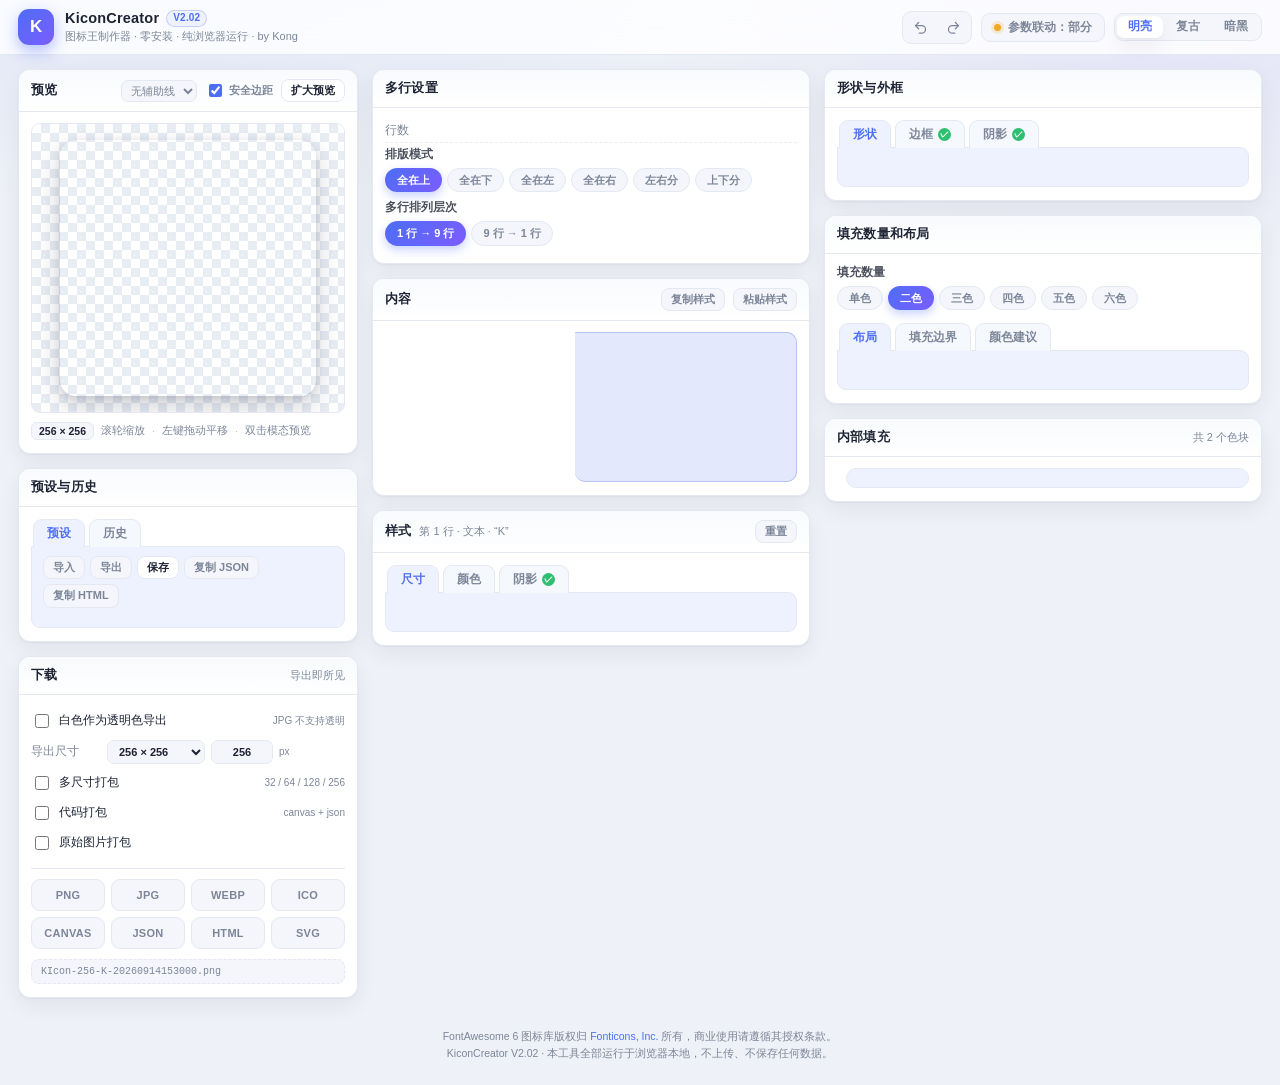
<file: AIExample/doubao/doubao_html_20260914_121006.html>
<!DOCTYPE html>
<html lang="zh-CN" data-theme="light">
<head>
<meta charset="utf-8">
<meta name="viewport" content="width=device-width,initial-scale=1">
<title>KiconCreator · 图标王制作器 V2.02</title>
<style>
:root{
  --radius:12px; --radius-sm:9px;
  --shadow:0 1px 2px rgba(16,24,40,.04), 0 8px 22px rgba(16,24,40,.06);
  --shadow-lg:0 12px 34px rgba(16,24,40,.12);
  --font:-apple-system,BlinkMacSystemFont,"Segoe UI","PingFang SC","Hiragino Sans GB","Microsoft YaHei",sans-serif;
  --topbar-h:54px;
}
html[data-theme="light"]{
  --bg:#eef1f7; --panel:#ffffff; --panel-2:#f8fafd; --field:#f4f6fb;
  --border:#e3e8f1; --border-strong:#d3dae7; --text:#1d2333; --muted:#7c8698;
  --accent:#4d6ef5; --accent-2:#7c5cff; --accent-soft:#eef2ff; --tag-bg:#f5f8fd;
  --ok:#2fbf71; --warn:#e0603a;
  --checker-a:#ffffff; --checker-b:#e8ecf3;
}
html[data-theme="retro"]{
  --bg:#eadfc2; --panel:#fdf7e6; --panel-2:#f9f1da; --field:#f3e7c9;
  --border:#dcc99b; --border-strong:#c9b183; --text:#4a3a1c; --muted:#8d7a52;
  --accent:#c07a1d; --accent-2:#a1601a; --accent-soft:#f6e6c1; --tag-bg:#f7eed7;
  --ok:#3f8f4f; --warn:#b3491f;
  --checker-a:#fdf7e6; --checker-b:#e6d8b4;
}
html[data-theme="dark"]{
  --bg:#0e1015; --panel:#171a22; --panel-2:#1c1f29; --field:#1f2330;
  --border:#2a2f3c; --border-strong:#3a4152; --text:#e7eaf3; --muted:#8b93a7;
  --accent:#6c8cff; --accent-2:#9b7cff; --accent-soft:#1e2438; --tag-bg:#1f2330;
  --ok:#3ddc84; --warn:#ff7a59;
  --checker-a:#20242e; --checker-b:#171a22;
}
*{box-sizing:border-box}
html,body{margin:0;padding:0}
body{
  font-family:var(--font); font-size:13px; color:var(--text);
  background:var(--bg); min-height:100vh;
  -webkit-font-smoothing:antialiased;
  background-image:
    radial-gradient(900px 380px at 12% -6%, color-mix(in srgb,var(--accent) 9%, transparent), transparent 70%),
    radial-gradient(760px 340px at 92% 4%, color-mix(in srgb,var(--accent-2) 8%, transparent), transparent 70%);
  background-attachment:fixed;
}
::-webkit-scrollbar{width:9px;height:9px}
::-webkit-scrollbar-thumb{background:var(--border-strong);border-radius:99px;border:2px solid transparent;background-clip:content-box}
::-webkit-scrollbar-thumb:hover{background:var(--muted);background-clip:content-box}
::-webkit-scrollbar-track{background:transparent}
button,input,select{font-family:inherit}
.topbar{
  position:sticky; top:0; z-index:60;
  display:flex; align-items:center; gap:14px;
  padding:9px 18px;
  background:color-mix(in srgb, var(--panel) 82%, transparent);
  backdrop-filter:saturate(160%) blur(14px);
  -webkit-backdrop-filter:saturate(160%) blur(14px);
  border-bottom:1px solid var(--border);
}
.brand{display:flex;align-items:center;gap:11px;min-width:0}
.logo{
  width:36px;height:36px;border-radius:11px;flex:none;
  background:linear-gradient(135deg,var(--accent),var(--accent-2));
  color:#fff;font-weight:800;font-size:17px;display:grid;place-items:center;
  box-shadow:0 6px 16px color-mix(in srgb,var(--accent) 42%, transparent);
  letter-spacing:-.5px;
}
.brand-text h1{
  margin:0;font-size:14.5px;font-weight:700;letter-spacing:.2px;
  display:flex;align-items:center;gap:7px;line-height:1.2;
}
.ver{
  font-size:10px;font-weight:600;padding:1.5px 6px;border-radius:99px;
  background:var(--accent-soft);color:var(--accent);border:1px solid color-mix(in srgb,var(--accent) 26%, transparent);
}
.brand-text p{margin:2px 0 0;font-size:11px;color:var(--muted);white-space:nowrap;overflow:hidden;text-overflow:ellipsis}
.topbar-actions{margin-left:auto;display:flex;align-items:center;gap:9px;flex-wrap:wrap}
.segmented{display:inline-flex;background:var(--field);border:1px solid var(--border);border-radius:9px;padding:2px;gap:2px}
.segmented button{
  border:0;background:transparent;color:var(--muted);font-size:11.5px;font-weight:600;
  padding:5px 11px;border-radius:7px;cursor:pointer;transition:.15s;line-height:1;
}
.segmented button:hover{color:var(--text)}
.segmented button.active{background:var(--panel);color:var(--accent);box-shadow:var(--shadow)}
.segmented.icon-only button{padding:6px 8px;display:grid;place-items:center}
.segmented.icon-only svg{width:15px;height:15px}
.linkage-btn{
  display:inline-flex;align-items:center;gap:7px;
  border:1px solid var(--border);background:var(--field);color:var(--muted);
  font-size:11.5px;font-weight:600;padding:6px 12px;border-radius:9px;cursor:pointer;transition:.15s;
}
.linkage-btn:hover{border-color:var(--accent);color:var(--accent)}
.linkage-btn .dot{width:7px;height:7px;border-radius:50%;background:var(--muted);box-shadow:0 0 0 3px color-mix(in srgb,var(--muted) 18%,transparent)}
.linkage-btn.partial .dot{background:#f5a623;box-shadow:0 0 0 3px rgba(245,166,35,.18)}
.linkage-btn.all .dot{background:var(--ok);box-shadow:0 0 0 3px color-mix(in srgb,var(--ok) 20%,transparent)}
.layout{
  display:grid;
  grid-template-columns:340px minmax(320px,1fr) minmax(320px,1fr);
  gap:14px; padding:14px 18px 24px;
  align-items:start; max-width:1920px; margin:0 auto;
}
.col{display:flex;flex-direction:column;min-width:0}
.module{
  background:var(--panel); border:1px solid var(--border);
  border-radius:var(--radius); box-shadow:var(--shadow);
  margin-bottom:14px; overflow:hidden; min-width:0;
  transition:box-shadow .2s;
}
.module:last-child{margin-bottom:0}
.module-head{
  display:flex;align-items:center;gap:8px;
  padding:9px 12px; font-size:12.5px; font-weight:700;
  border-bottom:1px solid var(--border);
  background:linear-gradient(180deg,var(--panel-2),var(--panel));
  min-height:38px;
}
.mh-title{letter-spacing:.2px}
.mh-sub{font-size:11px;font-weight:500;color:var(--muted);white-space:nowrap;overflow:hidden;text-overflow:ellipsis}
.mh-spacer{flex:1}
.module-body{padding:11px 12px 13px}
.btn{
  border:1px solid var(--border);background:var(--panel);color:var(--text);
  border-radius:8px;padding:6px 11px;font-size:11.5px;font-weight:600;cursor:pointer;
  transition:.15s;white-space:nowrap;line-height:1.2;
}
.btn:hover{border-color:var(--accent);color:var(--accent);transform:translateY(-1px)}
.btn:active{transform:translateY(0)}
.btn.sm{padding:4px 9px;font-size:11px}
.btn.ghost{background:var(--field);color:var(--muted)}
.btn.ghost:hover{color:var(--accent);background:var(--accent-soft)}
.btn.primary{
  background:linear-gradient(135deg,var(--accent),var(--accent-2));
  border-color:transparent;color:#fff;
  box-shadow:0 5px 14px color-mix(in srgb,var(--accent) 34%,transparent);
}
.btn.primary:hover{color:#fff;filter:brightness(1.06)}
.preview-stage{
  position:relative; display:grid; place-items:center;
  padding:16px; border-radius:var(--radius-sm);
  border:1px solid var(--border); min-height:190px;
  background-color:var(--checker-a);
  background-image:
    linear-gradient(45deg,var(--checker-b) 25%,transparent 25%),
    linear-gradient(-45deg,var(--checker-b) 25%,transparent 25%),
    linear-gradient(45deg,transparent 75%,var(--checker-b) 75%),
    linear-gradient(-45deg,transparent 75%,var(--checker-b) 75%);
  background-size:18px 18px;
  background-position:0 0,0 9px,9px -9px,-9px 0;
  overflow:hidden;
}
.preview-canvas-wrap{
  position:relative;
  transition:transform .12s ease-out;
  transform-origin:center center;
}
#iconCanvas{
  display:block; max-width:100%; max-height:min(32vh,262px);
  border-radius:16px;
  box-shadow:0 10px 26px rgba(18,26,48,.20), 0 2px 6px rgba(18,26,48,.10);
  cursor:zoom-in;
}
#previewGuides{position:absolute;inset:0;pointer-events:none}
.preview-foot{
  display:flex;align-items:center;gap:7px;flex-wrap:wrap;
  margin-top:9px;font-size:10.5px;color:var(--muted);
}
.preview-foot .k{
  font-variant-numeric:tabular-nums;font-weight:700;color:var(--text);
  background:var(--field);border:1px solid var(--border);
  padding:2px 7px;border-radius:6px;
}
.dot-sep{opacity:.5}
.tabs{display:flex;gap:4px;flex-wrap:wrap;padding:0 2px;position:relative;z-index:1}
.tab{
  border:1px solid var(--border); border-bottom:none;
  background:var(--tag-bg); color:var(--muted);
  border-radius:9px 9px 0 0; padding:6px 13px;
  font-size:11.5px;font-weight:600;cursor:pointer;
  position:relative; top:1px; transition:.15s;
  display:inline-flex;align-items:center;gap:5px;
}
.tab:hover{color:var(--text)}
.tab.active{
  background:var(--accent-soft); color:var(--accent);
  border-color:var(--border);
}
.tab-body{
  background:var(--accent-soft);
  border:1px solid var(--border);
  border-radius:0 9px 9px 9px;
  padding:9px 11px; min-height:40px;
}
.pane{display:none}
.pane.active{display:block;animation:fade .18s ease}
@keyframes fade{from{opacity:0;transform:translateY(-3px)}to{opacity:1;transform:none}}
.badge-ok{
  font-size:9px;color:#fff;background:var(--ok);
  width:13px;height:13px;border-radius:50%;display:grid;place-items:center;line-height:1;
}
.param{display:flex;align-items:center;gap:8px;padding:4px 0;min-width:0}
.param>.pname{
  flex:0 0 68px;font-size:11.5px;color:var(--muted);
  white-space:nowrap;overflow:hidden;text-overflow:ellipsis;
}
.param>.pctrl{flex:1;display:flex;align-items:center;gap:6px;min-width:0}
.param.stacked{flex-direction:column;align-items:stretch;gap:6px}
.param.stacked>.pname{flex:none;font-weight:600;color:var(--text);opacity:.8}
.param+.param{border-top:1px dashed color-mix(in srgb,var(--border) 70%,transparent)}
.param.stacked+.param.stacked{border-top:none}
input[type=range]{
  --fill:50%; -webkit-appearance:none; appearance:none;
  flex:1; min-width:0; height:5px; border-radius:99px; outline:none; cursor:pointer;
  background:linear-gradient(90deg,var(--accent) var(--fill),var(--border) var(--fill));
}
input[type=range]::-webkit-slider-thumb{
  -webkit-appearance:none; width:14px;height:14px;border-radius:50%;
  background:var(--panel); border:2.5px solid var(--accent);
  box-shadow:0 1px 4px rgba(16,24,40,.22); cursor:pointer; transition:transform .12s;
}
input[type=range]::-webkit-slider-thumb:hover{transform:scale(1.18)}
input[type=range]::-moz-range-thumb{
  width:13px;height:13px;border-radius:50%;background:var(--panel);
  border:2.5px solid var(--accent);cursor:pointer;
}
.num{
  width:48px;flex:0 0 48px;height:24px;text-align:center;
  background:var(--field);border:1px solid var(--border);border-radius:7px;
  color:var(--text);font-size:11px;font-weight:600;padding:0 3px;
  font-variant-numeric:tabular-nums;transition:.15s;
}
.num:focus{outline:none;border-color:var(--accent);box-shadow:0 0 0 3px color-mix(in srgb,var(--accent) 16%,transparent)}
.num.wide{width:62px;flex:0 0 62px}
.num.invalid{animation:flashInvalid .55s ease 1;}
@keyframes flashInvalid{0%,100%{background:var(--field)}25%,75%{background:#fda4a4}50%{background:#fecaca}}
.unit{font-size:10px;color:var(--muted);flex:none;min-width:10px}
.chain{
  flex:0 0 22px;width:22px;height:22px;border-radius:7px;padding:0;
  border:1px solid var(--border);background:var(--field);color:var(--muted);
  display:grid;place-items:center;cursor:pointer;transition:.15s;
}
.chain svg{width:12px;height:12px}
.chain:hover{color:var(--accent);border-color:var(--accent)}
.chain.on{
  background:linear-gradient(135deg,var(--accent),var(--accent-2));
  border-color:transparent;color:#fff;
  box-shadow:0 3px 9px color-mix(in srgb,var(--accent) 34%,transparent);
}
.sel,.mini-input{
  background:var(--field);border:1px solid var(--border);color:var(--text);
  border-radius:7px;padding:4px 7px;font-size:11px;font-weight:600;
  cursor:pointer;transition:.15s;min-width:0;
}
.sel:focus,.mini-input:focus{outline:none;border-color:var(--accent)}
.mini-select{
  background:var(--field);border:1px solid var(--border);color:var(--muted);
  border-radius:7px;padding:3px 5px;font-size:10.5px;cursor:pointer;max-width:92px;
}
.mini-select:focus{outline:none;border-color:var(--accent)}
.mini-check{
  display:inline-flex;align-items:center;gap:4px;font-size:10.5px;
  color:var(--muted);cursor:pointer;user-select:none;white-space:nowrap;
}
.mini-check input{accent-color:var(--accent);width:13px;height:13px;cursor:pointer}
.check-row{
  display:flex;align-items:center;gap:7px;font-size:11.5px;
  color:var(--text);padding:5px 0;cursor:pointer;user-select:none;
}
.check-row input{accent-color:var(--accent);width:14px;height:14px;cursor:pointer;flex:none}
.check-row .hint{font-size:10px;color:var(--muted);margin-left:auto;white-space:nowrap}
.pill-row{display:flex;gap:4px;flex-wrap:wrap}
.pill{
  width:25px;height:25px;border-radius:7px;padding:0;
  border:1px solid var(--border);background:var(--field);color:var(--muted);
  font-size:11px;font-weight:700;cursor:pointer;transition:.15s;
  display:grid;place-items:center;
}
.pill:hover{border-color:var(--accent);color:var(--accent);transform:translateY(-1px)}
.pill.active{
  background:linear-gradient(135deg,var(--accent),var(--accent-2));
  border-color:transparent;color:#fff;
  box-shadow:0 4px 10 color-mix(in srgb,var(--accent) 34%,transparent);
}
.chip-row{display:flex;gap:5px;flex-wrap:wrap}
.chip{
  border:1px solid var(--border);background:var(--field);color:var(--muted);
  border-radius:99px;padding:4px 11px;font-size:11px;font-weight:600;
  cursor:pointer;transition:.15s;line-height:1.3;
}
.chip:hover{border-color:var(--accent);color:var(--accent)}
.chip.active{
  background:linear-gradient(135deg,var(--accent),var(--accent-2));
  border-color:transparent;color:#fff;
  box-shadow:0 4px 10px color-mix(in srgb,var(--accent) 30%,transparent);
}
.divider{height:1px;background:var(--border);margin:10px 0}
.preset-tools{display:flex;flex-wrap:wrap;gap:5px;margin-bottom:10px}
.preset-grid{display:flex;flex-wrap:wrap;gap:8px}
.preset-item{
  width:46px;height:46px;border-radius:10px;overflow:hidden;flex:none;
  border:1px solid var(--border);background:var(--field);cursor:pointer;position:relative;
  transition:transform .14s,box-shadow .14s,border-color .14s;
}
.preset-item:hover{transform:translateY(-2px);box-shadow:var(--shadow-lg);border-color:var(--accent)}
.preset-item canvas{width:100%;height:100%;display:block}
.preset-item::after{
  content:"";position:absolute;inset:0;border-radius:10px;
  box-shadow:inset 0 0 0 1px rgba(255,255,255,.12);pointer-events:none;
}
.history-list{display:flex;flex-direction:column;gap:6px;max-height:220px;overflow-y:auto}
.history-item{
  display:flex;align-items:center;gap:9px;padding:6px 8px;border-radius:9px;
  border:1px solid var(--border);background:var(--field);cursor:pointer;transition:.15s;
  position:relative;
}
.history-item:hover{border-color:var(--accent);background:var(--accent-soft)}
.history-item canvas{width:26px;height:26px;border-radius:6px;flex:none}
.history-item .hname{font-size:10.5px;color:var(--muted);overflow:hidden;text-overflow:ellipsis;white-space:nowrap}
.history-item .h-del{position:absolute;right:6px;top:50%;transform:translateY(-50%);opacity:0;border:0;background:transparent;color:var(--warn);cursor:pointer;font-size:14px}
.history-item:hover .h-del{opacity:1}
.format-grid{display:grid;grid-template-columns:repeat(4,1fr);gap:6px}
.fmt{
  border:1px solid var(--border);background:var(--field);color:var(--muted);
  border-radius:9px;padding:9px 3px;font-size:11px;font-weight:700;
  cursor:pointer;transition:.15s;letter-spacing:.3px;
}
.fmt:hover{
  background:var(--accent-soft);color:var(--accent);border-color:var(--accent);
  transform:translateY(-2px);box-shadow:0 6px 14px color-mix(in srgb,var(--accent) 18%,transparent);
}
.filename{
  margin-top:10px;font-size:10px;color:var(--muted);
  background:var(--field);border:1px dashed var(--border);border-radius:8px;
  padding:6px 9px;font-family:ui-monospace,SFMono-Regular,Menlo,monospace;
  overflow:hidden;text-overflow:ellipsis;white-space:nowrap;
}
.vtab-group{display:flex; align-items:flex-start; gap:0; min-width:0}
.vtab-list{
  flex:0 0 auto;
  width:min(46%,196px); min-width:116px;
  display:flex; flex-direction:column;
  max-height:360px; overflow-y:auto; overflow-x:hidden;
  padding-left:1px; padding-top:1px;
}
.vtab{
  display:flex; align-items:center; gap:5px;
  padding:4px 7px 4px 5px;
  cursor:pointer;
  border:1px solid var(--border); border-right:0;
  border-radius:10px 0 0 10px;
  background:var(--panel-2);
  color:var(--muted);
  margin-bottom:-1px;
  position:relative;
  transition:background .18s, color .18s, border-color .18s, box-shadow .18s;
}
.vtab:last-child{margin-bottom:0}
.vtab:hover{
  background:color-mix(in srgb, var(--accent) 8%, var(--panel-2));
  color:var(--text);
}
.vtab.active{
  background:color-mix(in srgb, var(--accent) 16%, var(--panel));
  color:var(--text);
  border-color:color-mix(in srgb, var(--accent) 30%, var(--border));
  box-shadow:inset 4px 0 0 var(--accent);
  z-index:2;
}
.rownum{
  width:16px;height:16px;border-radius:5px;flex:none;
  background:var(--panel);border:1px solid var(--border);
  display:grid;place-items:center;
  font-size:9.5px;font-weight:800;color:var(--muted);
}
.vtab.active .rownum{
  background:var(--accent);border-color:transparent;color:#fff;
}
.mode-mini{
  display:flex;gap:1px;background:var(--panel);
  border:1px solid var(--border);border-radius:6px;padding:1px;flex:none;
}
.mode-mini button{
  border:0;background:transparent;color:var(--muted);
  font-size:9.5px;font-weight:800;
  padding:2px 4px;border-radius:4px;cursor:pointer;line-height:1.1;
}
.mode-mini button.on{background:var(--accent);color:#fff}
.vtab-input{
  flex:1 1 auto; min-width:30px; height:20px;
  border:1px solid var(--border); background:var(--panel);
  border-radius:5px; text-align:center;
  color:var(--text); font-size:10.5px; font-weight:600;
  padding:0 3px; overflow:hidden;text-overflow:ellipsis;
  transition:border-color .18s, box-shadow .18s;
}
.vtab-input:focus{
  outline:none;border-color:var(--accent);
  box-shadow:0 0 0 2px color-mix(in srgb,var(--accent) 16%,transparent);
}
.vtab-input[readonly]{opacity:.72;cursor:default;text-align:left;font-weight:500}
.vtab.active .vtab-input{
  border-color:color-mix(in srgb, var(--accent) 30%, var(--border));
}
.vtab-body{
  flex:1; min-width:0;
  background:color-mix(in srgb, var(--accent) 16%, var(--panel));
  border:1px solid color-mix(in srgb, var(--accent) 30%, var(--border));
  border-left:0;
  border-radius:0 10px 10px 10px;
  padding:10px 11px;
  min-height:150px;
}
.cp-label{font-size:10.5px;color:var(--muted);margin-bottom:8px;font-weight:600}
.cp-text-preview{
  background:var(--panel);border:1px solid var(--border);border-radius:9px;
  min-height:52px;display:grid;place-items:center;
  font-size:22px;font-weight:800;letter-spacing:1px;
  color:var(--text);padding:10px;word-break:break-all;margin-bottom:8px;
}
.cp-actions{display:flex;gap:6px;flex-wrap:wrap;margin-bottom:9px}
.cp-thumb{
  width:88px;height:88px;border-radius:10px;border:1px dashed var(--border-strong);
  background:var(--panel);display:grid;place-items:center;
  color:var(--muted);font-size:10px;text-align:center;line-height:1.5;
}
.fa-search{
  width:100%;height:26px;border-radius:8px;border:1px solid var(--border);
  background:var(--panel);color:var(--text);font-size:11px;padding:0 9px;margin-bottom:8px;
}
.fa-search:focus{outline:none;border-color:var(--accent)}
.fa-grid{display:grid;grid-template-columns:repeat(auto-fill,minmax(30px,1fr));gap:5px;max-height:132px;overflow-y:auto}
.fa-cell{
  aspect-ratio:1;border-radius:8px;border:1px solid var(--border);
  background:var(--panel);display:grid;place-items:center;
  font-size:14px;cursor:pointer;transition:.14s;color:var(--text);
}
.fa-cell:hover{border-color:var(--accent);background:var(--accent-soft);color:var(--accent);transform:translateY(-1px)}
.fill-group{display:flex;gap:9px;align-items:flex-start}
.fill-list{display:flex;flex-direction:column;gap:6px;flex:none}
.fill-swatch{
  width:32px;height:32px;border-radius:9px;border:1px solid var(--border-strong);
  cursor:pointer;position:relative;overflow:hidden;padding:0;flex:none;
  display:grid;place-items:center;font-size:10px;font-weight:800;color:#fff;
  text-shadow:0 1px 2px rgba(0,0,0,.45);transition:.15s;
}
.fill-swatch:hover{transform:translateY(-1px) scale(1.04)}
.fill-swatch.active{box-shadow:0 0 0 2px var(--panel),0 0 0 4px var(--accent)}
.fill-body{
  flex:1;min-width:0;background:var(--accent-soft);
  border:1px solid var(--border);border-radius:10px;padding:9px 10px;
}
.footer{
  text-align:center;font-size:10.5px;color:var(--muted);
  padding:6px 18px 22px;line-height:1.7;
}
.footer a{color:var(--accent);text-decoration:none}
.modal{
  position:fixed;inset:0;background:rgba(0,0,0,.65);z-index:120;display:none;place-items:center;padding:12px;
}
.modal.open{display:grid}
.modal-inner{
  background:var(--panel);border-radius:14px;max-width:92vw;max-height:90vh;overflow:hidden;display:flex;flex-direction:column;
}
.modal-head{display:flex;align-items:center;padding:10px 14px;border-bottom:1px solid var(--border)}
.modal-title{font-weight:600;font-size:13px}
.modal-spacer{flex:1}
.modal-body{padding:14px;overflow:auto}
.modal-foot{padding:10px 14px;border-top:1px solid var(--border);display:flex;gap:8px;justify-content:flex-end}
#viewerCanvas{display:block}
.toast{
  position:fixed;left:50%;bottom:28px;transform:translateX(-50%) translateY(20px);opacity:0;
  background:var(--text);color:var(--bg);padding:8px 18px;border-radius:99px;font-size:12px;
  transition:.25s;z-index:200;pointer-events:none
}
.toast.show{opacity:1;transform:translateX(-50%) translateY(0)}

@media (max-width:1180px){
  .layout{grid-template-columns:300px minmax(280px,1fr);gap:12px;padding:12px}
  .col-right{
    grid-column:1/-1;display:grid;
    grid-template-columns:repeat(auto-fit,minmax(300px,1fr));
    gap:12px;align-items:start;
  }
  .col-right .module{margin-bottom:0}
}
@media (max-width:860px){
  .layout{
    grid-template-columns:1fr;
    gap:10px;
    padding:10px;
    overflow:visible;
  }
  .col-left,.col-mid,.col-right{
    grid-column:1/-1;
    overflow-y:auto;
  }
  .col-right{grid-template-columns:1fr;}

  .module-preview{
    position:-webkit-sticky;
    position:sticky;
    top:var(--topbar-h);
    z-index:40;
    height:33vh;
    max-height:33vh;
    min-height:170px;
    display:flex;
    flex-direction:column;
    background:var(--panel);
    box-shadow:0 14px 34px rgba(16,24,40,.18),0 2px 8px rgba(16,24,40,.08);
    margin-bottom:12px;
    overflow:hidden;
    flex-shrink:0;
  }
  .module-preview .module-head{flex:0 0 auto}
  .module-preview .module-body{
    flex:1;
    min-height:0;
    display:flex;
    flex-direction:column;
    padding:8px 10px 10px;
    overflow:hidden;
  }
  .preview-stage{
    flex:1;
    min-height:0;
    padding:8px;
    border-radius:10px;
  }
  #iconCanvas{
    max-width:100%;
    max-height:calc(33vh - 108px);
  }
  .preview-foot{
    flex:0 0 auto;
    margin-top:6px;
    font-size:10px;
    gap:5px;
  }
  .topbar{padding:8px 12px;gap:9px}
  .brand-text p{display:none}
  .vtab-list{width:min(52%,170px)}
}
@media (max-width:520px){
  .format-grid{grid-template-columns:repeat(3,1fr)}
  .linkage-btn span.lbl{display:none}
}
</style>
</head>
<body>
<header class="topbar">
  <div class="brand">
    <div class="logo">K</div>
    <div class="brand-text">
      <h1>KiconCreator <span class="ver">V2.02</span></h1>
      <p>图标王制作器 · 零安装 · 纯浏览器运行 · by Kong</p>
    </div>
  </div>
  <div class="topbar-actions">
    <div class="segmented icon-only">
      <button id="undoBtn" title="撤销 Ctrl+Z">
        <svg viewBox="0 0 24 24" fill="none" stroke="currentColor" stroke-width="2" stroke-linecap="round" stroke-linejoin="round">
          <path d="M9 14 4 9l5-5" /><path d="M4 9h10a6 6 0 0 1 0 12h-4" />
        </svg>
      </button>
      <button id="redoBtn" title="重做 Ctrl+Y">
        <svg viewBox="0 0 24 24" fill="none" stroke="currentColor" stroke-width="2" stroke-linecap="round" stroke-linejoin="round">
          <path d="m15 14 5-5-5-5" /><path d="M20 9H10a6 6 0 0 0 0 12h4" />
        </svg>
      </button>
    </div>
    <button class="linkage-btn partial" id="linkageBtn">
      <span class="dot"></span><span class="lbl">参数联动：部分</span>
    </button>
    <div class="segmented" id="themeSwitch">
      <button data-theme="light" class="active">明亮</button>
      <button data-theme="retro">复古</button>
      <button data-theme="dark">暗黑</button>
    </div>
  </div>
</header>
<main class="layout">
  <section class="col col-left">
    <section class="module module-preview">
      <div class="module-head">
        <span class="mh-title">预览</span>
        <span class="mh-spacer"></span>
        <select class="mini-select" id="guideSelect">
          <option value="none">无辅助线</option>
          <option value="cross">十字</option>
          <option value="star">米字</option>
          <option value="thirds">均分井字</option>
        </select>
        <label class="mini-check"><input type="checkbox" id="safeChk" checked> 安全边距</label>
        <button class="btn sm" id="previewEnlargeBtn">扩大预览</button>
      </div>
      <div class="module-body">
        <div class="preview-stage" id="stage">
          <div class="preview-canvas-wrap" id="canvasWrap">
            <canvas id="iconCanvas" width="256" height="256"></canvas>
            <svg id="previewGuides" viewBox="0 0 256 256" preserveAspectRatio="none">
              <g class="g-cross" style="display:none;stroke:rgba(110,122,150,.55);stroke-width:1;fill:none">
                <line x1="128" y1="0" x2="128" y2="256"/>
                <line x1="0" y1="128" x2="256" y2="128"/>
              </g>
              <g class="g-star" style="display:none;stroke:rgba(110,122,150,.55);stroke-width:1;fill:none">
                <line x1="128" y1="0" x2="128" y2="256"/>
                <line x1="0" y1="128" x2="256" y2="128"/>
                <line x1="0" y1="0" x2="256" y2="256"/>
                <line x1="256" y1="0" x2="0" y2="256"/>
              </g>
              <g class="g-thirds" style="display:none;stroke:rgba(110,122,150,.55);stroke-width:1;fill:none">
                <line x1="85.33" y1="0" x2="85.33" y2="256"/>
                <line x1="170.66" y1="0" x2="170.66" y2="256"/>
                <line x1="0" y1="85.33" x2="256" y2="85.33"/>
                <line x1="0" y1="170.66" x2="256" y2="170.66"/>
              </g>
              <rect id="safeRect" x="25.6" y="25.6" width="204.8" height="204.8" fill="none" stroke="rgba(110,122,150,.7)" stroke-dasharray="4 4" style="display:none"/>
            </svg>
          </div>
        </div>
        <div class="preview-foot">
          <span class="k" id="sizeTag">256 × 256</span>
          <span>滚轮缩放</span><span class="dot-sep">·</span>
          <span>左键拖动平移</span><span class="dot-sep">·</span>
          <span>双击模态预览</span>
        </div>
      </div>
    </section>
    <section class="module">
      <div class="module-head">
        <span class="mh-title">预设与历史</span>
      </div>
      <div class="module-body">
        <div class="tabs" id="phTabs">
          <button class="tab active" data-pane="preset">预设</button>
          <button class="tab" data-pane="history">历史</button>
        </div>
        <div class="tab-body">
          <div class="pane active" data-pane="preset">
            <div class="preset-tools">
              <button class="btn ghost sm" id="importPresetBtn">导入</button>
              <button class="btn ghost sm" id="exportPresetBtn">导出</button>
              <button class="btn sm" id="savePresetBtn" title="保存仅本次有效，刷新后消失">保存</button>
              <button class="btn ghost sm" id="copyJsonBtn">复制 JSON</button>
              <button class="btn ghost sm" id="copyHtmlBtn">复制 HTML</button>
            </div>
            <div class="preset-grid" id="presetGrid"></div>
          </div>
          <div class="pane" data-pane="history">
            <div class="history-list" id="historyList"></div>
          </div>
        </div>
      </div>
    </section>
    <section class="module">
      <div class="module-head">
        <span class="mh-title">下载</span>
        <span class="mh-spacer"></span>
        <span class="mh-sub">导出即所见</span>
      </div>
      <div class="module-body">
        <label class="check-row">
          <input type="checkbox" id="transparentChk">
          白色作为透明色导出
          <span class="hint">JPG 不支持透明</span>
        </label>
        <div class="param">
          <span class="pname">导出尺寸</span>
          <div class="pctrl">
            <select class="sel" id="sizePreset">
              <option value="16">16 × 16</option>
              <option value="32">32 × 32</option>
              <option value="64">64 × 64</option>
              <option value="128">128 × 128</option>
              <option value="256" selected>256 × 256</option>
              <option value="512">512 × 512</option>
              <option value="1024">1024 × 1024</option>
            </select>
            <input class="num wide" id="sizeInput" value="256">
            <span class="unit">px</span>
          </div>
        </div>
        <label class="check-row">
          <input type="checkbox" id="multiSizeChk">
          多尺寸打包
          <span class="hint">32 / 64 / 128 / 256</span>
        </label>
        <label class="check-row">
          <input type="checkbox" id="codeChk">
          代码打包
          <span class="hint">canvas + json</span>
        </label>
        <label class="check-row">
          <input type="checkbox" id="rawChk">
          原始图片打包
        </label>
        <div class="divider"></div>
        <div class="format-grid">
          <button class="fmt">PNG</button>
          <button class="fmt">JPG</button>
          <button class="fmt">WEBP</button>
          <button class="fmt">ICO</button>
          <button class="fmt">CANVAS</button>
          <button class="fmt">JSON</button>
          <button class="fmt">HTML</button>
          <button class="fmt">SVG</button>
        </div>
        <div class="filename" id="fileName">KIcon-256-K-20260914153000.png</div>
      </div>
    </section>
  </section>
  <section class="col col-mid">
    <section class="module">
      <div class="module-head">
        <span class="mh-title">多行设置</span>
      </div>
      <div class="module-body">
        <div class="param">
          <span class="pname">行数</span>
          <div class="pctrl">
            <div class="pill-row" id="rowCount"></div>
          </div>
        </div>
        <div class="param stacked">
          <span class="pname">排版模式</span>
          <div class="chip-row" id="layoutChips">
            <button class="chip active">全在上</button>
            <button class="chip">全在下</button>
            <button class="chip">全在左</button>
            <button class="chip">全在右</button>
            <button class="chip">左右分</button>
            <button class="chip">上下分</button>
          </div>
        </div>
        <div class="param stacked" id="layerParam">
          <span class="pname">多行排列层次</span>
          <div class="chip-row">
            <button class="chip active">1 行 → 9 行</button>
            <button class="chip">9 行 → 1 行</button>
          </div>
        </div>
      </div>
    </section>
    <section class="module">
      <div class="module-head">
        <span class="mh-title">内容</span>
        <span class="mh-spacer"></span>
        <button class="btn ghost sm" id="copyStyleBtn">复制样式</button>
        <button class="btn ghost sm" id="pasteStyleBtn">粘贴样式</button>
      </div>
      <div class="module-body">
        <div class="vtab-group">
          <div class="vtab-list" id="contentTabs"></div>
          <div class="vtab-body" id="contentBody"></div>
        </div>
      </div>
    </section>
    <section class="module">
      <div class="module-head">
        <span class="mh-title">样式</span>
        <span class="mh-sub" id="styleSub">第 1 行 · 文本 · “K”</span>
        <span class="mh-spacer"></span>
        <button class="btn ghost sm">重置</button>
      </div>
      <div class="module-body">
        <div class="tabs" id="styleTabs">
          <button class="tab active" data-pane="size">尺寸</button>
          <button class="tab" data-pane="color">颜色</button>
          <button class="tab" data-pane="shadow">阴影 <span class="badge-ok">✓</span></button>
        </div>
        <div class="tab-body" id="styleBody"></div>
      </div>
    </section>
  </section>
  <section class="col col-right">
    <section class="module">
      <div class="module-head">
        <span class="mh-title">形状与外框</span>
      </div>
      <div class="module-body">
        <div class="tabs" id="shapeTabs">
          <button class="tab active" data-pane="shape">形状</button>
          <button class="tab" data-pane="border">边框 <span class="badge-ok">✓</span></button>
          <button class="tab" data-pane="shadow">阴影 <span class="badge-ok">✓</span></button>
        </div>
        <div class="tab-body" id="shapeBody"></div>
      </div>
    </section>
    <section class="module">
      <div class="module-head">
        <span class="mh-title">填充数量和布局</span>
      </div>
      <div class="module-body">
        <div class="param stacked" style="padding-top:0">
          <span class="pname">填充数量</span>
          <div class="chip-row" id="fillCount">
            <button class="chip">单色</button>
            <button class="chip active">二色</button>
            <button class="chip">三色</button>
            <button class="chip">四色</button>
            <button class="chip">五色</button>
            <button class="chip">六色</button>
          </div>
        </div>
        <div class="tabs" id="fillTabs" style="margin-top:8px">
          <button class="tab active" data-pane="layout">布局</button>
          <button class="tab" data-pane="edge">填充边界</button>
          <button class="tab" data-pane="advice">颜色建议</button>
        </div>
        <div class="tab-body" id="fillBody"></div>
      </div>
    </section>
    <section class="module">
      <div class="module-head">
        <span class="mh-title">内部填充</span>
        <span class="mh-spacer"></span>
        <span class="mh-sub" id="fillSub">共 2 个色块</span>
      </div>
      <div class="module-body">
        <div class="fill-group">
          <div class="fill-list" id="fillList"></div>
          <div class="fill-body" id="fillBody2"></div>
        </div>
      </div>
    </section>
  </section>
</main>
<div class="modal" id="viewerModal">
  <div class="modal-inner">
    <div class="modal-head">
      <div class="modal-title">1:1模态预览器</div>
      <div class="modal-spacer"></div>
      <button class="btn ghost sm" id="viewerCloseBtn">✕关闭(ESC)</button>
    </div>
    <div class="modal-body">
      <canvas id="viewerCanvas" width="512" height="512"></canvas>
    </div>
  </div>
</div>
<div class="modal" id="importReportModal">
  <div class="modal-inner">
    <div class="modal-head"><div class="modal-title">预设导入报告</div><div class="modal-spacer"></div></div>
    <div class="modal-body" id="importReportBody"></div>
    <div class="modal-foot"><button class="btn primary" id="importReportClose">确定</button></div>
  </div>
</div>
<div class="toast" id="toast"></div>
<footer class="footer">
  FontAwesome 6 图标库版权归 <a href="https://fonticons.com" target="_blank" rel="noreferrer">Fonticons, Inc.</a> 所有，商业使用请遵循其授权条款。
  <br>KiconCreator V2.02 · 本工具全部运行于浏览器本地，不上传、不保存任何数据。
</footer>
<script>
const $  = (s, r = document) => r.querySelector(s);
const $$ = (s, r = document) => Array.from(r.querySelectorAll(s));
const CHAIN_SVG = `<svg viewBox="0 0 24 24" fill="none" stroke="currentColor" stroke-width="2" stroke-linecap="round" stroke-linejoin="round">
  <path d="M10 13a5 5 0 0 0 7.5.5l3-3a5 5 0 0 0-7-7l-1.7 1.7" />
  <path d="M14 11a5 5 0 0 0-7.5-.5l-3 3a5 5 0 0 0 7 7l1.7-1.7" />
</svg>`;
function escapeHtml(s){return String(s).replace(/[&<>"']/g,c=>({'&':'&amp;','<':'&lt;','>':'&gt;','"':'&quot;',"'":'&#39;'}[c]))}
function roundRect(ctx, x, y, w, h, r) {
  r = Math.min(r, w / 2, h / 2);
  ctx.beginPath();
  ctx.moveTo(x + r, y);
  ctx.arcTo(x + w, y, x + w, y + h, r);
  ctx.arcTo(x + w, y + h, x, y + h, r);
  ctx.arcTo(x, y + h, x, y, r);
  ctx.arcTo(x, y, x + w, y, r);
  ctx.closePath();
}
function toast(msg){
  const t=$('#toast');
  t.textContent=msg;
  t.classList.add('show');
  clearTimeout(t._h);
  t._h=setTimeout(()=>t.classList.remove('show'),1600);
}

//响应式移动preview DOM
const mql = window.matchMedia('(max-width:860px)');
const previewModule = document.querySelector('.module-preview');
const colLeft = document.querySelector('.col-left');
const layoutWrap = document.querySelector('.layout');
function reArrangePreview(){
  if(mql.matches){
    if(previewModule.parentElement !== layoutWrap){
      layoutWrap.prepend(previewModule);
    }
  }else{
    if(previewModule.parentElement !== colLeft){
      colLeft.prepend(previewModule);
    }
  }
}
mql.addEventListener('change', reArrangePreview);
reArrangePreview();

//撤销重做
const MAX_HISTORY_STACK=20;
let undoStack=[];
let redoStack=[];
let isDraggingSlider=false;
function getFullState(){
  return JSON.parse(JSON.stringify({
    iconSize,
    rows,
    rowCount,
    activeRow,
    fillCount,
    activeFill,
    linkageMap,
    theme:document.documentElement.dataset.theme
  }));
}
function pushUndo(){
  if(isDraggingSlider) return;
  const s=getFullState();
  undoStack.push(s);
  if(undoStack.length>MAX_HISTORY_STACK) undoStack.shift();
  redoStack=[];
}
function restoreState(st){
  iconSize=st.iconSize;
  rows=st.rows;
  rowCount=st.rowCount;
  activeRow=st.activeRow;
  fillCount=st.fillCount;
  activeFill=st.activeFill;
  linkageMap=st.linkageMap||{};
  document.documentElement.dataset.theme=st.theme||'light';
  renderAll();
  drawIcon();
  updateSize();
}
function undo(){
  if(undoStack.length===0){toast('无可撤销操作');return;}
  const cur=getFullState();
  redoStack.push(cur);
  const prev=undoStack.pop();
  restoreState(prev);
  toast('已撤销');
}
function redo(){
  if(redoStack.length===0){toast('无可重做操作');return;}
  const cur=getFullState();
  undoStack.push(cur);
  const next=redoStack.pop();
  restoreState(next);
  toast('已重做');
}
$('#undoBtn').addEventListener('click',undo);
$('#redoBtn').addEventListener('click',redo);

//参数联动
let linkageMap={};
let linkageGlobalState=2;
function getChainKey(rowIdx,param){return `${rowIdx}|${param}`}
function setAllChain(paramName,on){
  for(let i=0;i<9;i++){
    linkageMap[getChainKey(i,paramName)]=on;
  }
}
function refreshLinkageUi(){
  $$('.chain').forEach(ch=>{
    const pRow=ch.closest('.param');
    const pNameEl=pRow.querySelector('.pname');
    if(!pNameEl) return;
    const pName=pNameEl.textContent.trim();
    let rowIdx=activeRow;
    ch.classList.toggle('on',!!linkageMap[getChainKey(rowIdx,pName)]);
  });
  const lb=$('#linkageBtn');
  lb.classList.remove('partial','all');
  if(linkageGlobalState===0){lb.querySelector('.lbl').textContent='参数联动：无';}
  else if(linkageGlobalState===1){lb.querySelector('.lbl').textContent='参数联动：部分';lb.classList.add('partial');}
  else {lb.querySelector('.lbl').textContent='参数联动：全部';lb.classList.add('all');}
}
$('#linkageBtn').addEventListener('click',()=>{
  linkageGlobalState=(linkageGlobalState+1)%3;
  if(linkageGlobalState===0){
    Object.keys(linkageMap).forEach(k=>linkageMap[k]=false);
  }else if(linkageGlobalState===2){
    ['大小','角度','水平拉伸','垂直拉伸','横向偏移','纵向偏移'].forEach(p=>setAllChain(p,true));
  }
  refreshLinkageUi();
});
document.addEventListener('click',e=>{
  const ch=e.target.closest('.chain');
  if(!ch) return;
  const pRow=ch.closest('.param');
  const pNameEl=pRow.querySelector('.pname');
  const pName=pNameEl.textContent.trim();
  const key=getChainKey(activeRow,pName);
  linkageMap[key]=!linkageMap[key];
  if(linkageGlobalState===2){
    setAllChain(pName,linkageMap[key]);
  }
  refreshLinkageUi();
  toast((linkageMap[key]?'开启':'关闭')+`「${pName}」本行联动`);
});

//复制粘贴样式
let copyStyleCache=null;
$('#copyStyleBtn').addEventListener('click',()=>{
  const r=rows[activeRow];
  copyStyleCache={
    size:r.size||100,
    angle:r.angle||0,
    hStretch:r.hStretch||100,
    vStretch:r.vStretch||100,
    offsetX:r.offsetX||0,
    offsetY:r.offsetY||0,
    shadowEnable:r.shadowEnable,
    shadowColor:r.shadowColor,
    shadowSize:r.shadowSize,
    shadowBlur:r.shadowBlur,
    shadowOX:r.shadowOX,
    shadowOY:r.shadowOY,
    colorMode:r.colorMode,
    color1:r.color1,
    color2:r.color2
  };
  toast('已复制当前行样式');
});
$('#pasteStyleBtn').addEventListener('click',()=>{
  if(!copyStyleCache){toast('请先复制样式');return;}
  pushUndo();
  Object.assign(rows[activeRow],copyStyleCache);
  renderStyle();
  drawIcon();
  toast('已粘贴样式到当前行');
});

//预览画布缩放拖拽
const cvs=$('#iconCanvas');
const ctx=cvs.getContext('2d');
const viewerCvs=$('#viewerCanvas');
const viewerCtx=viewerCvs.getContext('2d');
let iconSize=256;
let previewZoom=1;
let previewDx=0,previewDy=0;
let dragActive=false;
const wrap=$('#canvasWrap');
const stage=$('#stage');
stage.addEventListener('wheel',e=>{
  e.preventDefault();
  const delta=e.deltaY>0?-0.08:0.08;
  previewZoom=Math.max(0.3,Math.min(4,previewZoom+delta));
  updatePreviewTransform();
},{passive:false});
function updatePreviewTransform(){
  wrap.style.transform=`translate(${previewDx}px,${previewDy}px) scale(${previewZoom})`;
}
stage.addEventListener('mousedown',ev=>{
  dragActive=true;
  stage.style.cursor='grabbing';
  const sX=ev.clientX;const sY=ev.clientY;
  const oDx=previewDx;const oDy=previewDy;
  function mmove(e){
    if(!dragActive) return;
    previewDx=oDx+(e.clientX-sX);
    previewDy=oDy+(e.clientY-sY);
    updatePreviewTransform();
  }
  function mend(){
    dragActive=false;
    stage.style.cursor='zoom-in';
    window.removeEventListener('mousemove',mmove);
    window.removeEventListener('mouseup',mend);
  }
  window.addEventListener('mousemove',mmove);
  window.addEventListener('mouseup',mend);
});
stage.addEventListener('dblclick',()=>{
  previewZoom=1;previewDx=0;previewDy=0;updatePreviewTransform();
  viewerCtx.clearRect(0,0,viewerCvs.width,viewerCvs.height);
  viewerCtx.drawImage(cvs,0,0,viewerCvs.width,viewerCvs.height);
  $('#viewerModal').classList.add('open');
});
$('#viewerCloseBtn').addEventListener('click',()=>$('#viewerModal').classList.remove('open'));
document.addEventListener('keydown',e=>{
  if(e.key==='Escape'){
    $('#viewerModal').classList.remove('open');
    $('#importReportModal').classList.remove('open');
  }
  const tag=e.target.tagName;
  if(tag==='INPUT'||tag==='TEXTAREA') return;
  if((e.ctrlKey||e.metaKey)&&e.key.toLowerCase()==='z'){ e.preventDefault();undo(); }
  if((e.ctrlKey||e.metaKey)&&e.key.toLowerCase()==='y'){ e.preventDefault();redo(); }
});

//辅助线
$('#guideSelect').addEventListener('change',ev=>{
  const v=ev.target.value;
  $$('#previewGuides g').forEach(g=>g.style.display='none');
  if(v==='cross'){$('#previewGuides .g-cross').style.display='block'}
  else if(v==='star'){$('#previewGuides .g-star').style.display='block'}
  else if(v==='thirds'){$('#previewGuides .g-thirds').style.display='block'}
});
$('#safeChk').addEventListener('change',ev=>{
  $('#safeRect').style.display=ev.target.checked?'block':'none';
});

//数据模型
const MODE_LABEL = { text: '文本', image: '图片', fa: 'FontAwesome' };
let rows = [
  { mode: 'text', text: 'K', size:100,angle:0,hStretch:100,vStretch:100,offsetX:0,offsetY:0,shadowEnable:true,colorMode:'single',color1:'#6c8cff',color2:'#9b5cff'},
  { mode: 'text', text: 'ICON',size:100,angle:0,hStretch:100,vStretch:100,offsetX:0,offsetY:0},
  { mode: 'text', text: 'A' },
  { mode: 'text', text: 'B' },
  { mode: 'text', text: 'C' },
  { mode: 'text', text: 'D' },
  { mode: 'text', text: 'E' },
  { mode: 'text', text: 'F' },
  { mode: 'text', text: 'G' }
];
let rowCount = 2;
let activeRow = 0;
let fillCount = 2;
let activeFill = 0;
const FILL_COLORS = [
  { bg: 'linear-gradient(135deg,#6c8cff,#9b5cff)' },
  { bg: 'linear-gradient(135deg,#22c55e,#14b8a6)' },
  { bg: 'linear-gradient(135deg,#f97316,#ef4444)' },
  { bg: 'linear-gradient(135deg,#0ea5e9,#6366f1)' },
  { bg: 'linear-gradient(135deg,#facc15,#f97316)' },
  { bg: 'linear-gradient(135deg,#ec4899,#8b5cf6)' }
];

//滑块工厂
function buildSlider(host,cfg){
  const [label,min,max,val,unit='']=cfg;
  const row=document.createElement('div');row.className='param';
  row.innerHTML=`<span class="pname">${label}</span>
    <div class="pctrl">
      <input type="range" min="${min}" max="${max}" value="${val}">
      <input class="num" value="${val}">
      ${unit?`<span class="unit">${unit}</span>`:''}
      <button class="chain" title="参数联动">${CHAIN_SVG}</button>
      <button class="btn ghost sm rst" title="重置">⟲</button>
    </div>`;
  const rg=row.querySelector('[type=range]'),nm=row.querySelector('.num');
  function syncFill(){
    const mi=+rg.min,ma=+rg.max,v=+rg.value;
    rg.style.setProperty('--fill',(((v-mi)/(ma-mi))*100).toFixed(1)+'%');
    nm.value = v;
  }
  rg.addEventListener('mousedown', () => { isDraggingSlider = true; });
  rg.addEventListener('mouseup', () => { isDraggingSlider = false; pushUndo(); });
  rg.addEventListener('input', () => {
    nm.value = rg.value;
    syncFill();
    drawIcon();
  });
  nm.addEventListener('change', () => {
    pushUndo();
    let v = parseFloat(nm.value);
    if (isNaN(v)) {
      nm.classList.add('invalid');
      setTimeout(() => nm.classList.remove('invalid'), 550);
      v = val;
    }
    v = Math.max(min, Math.min(max, v));
    rg.value = v;
    nm.value = v;
    syncFill();
    drawIcon();
    refreshLinkageUi();
  });
  row.querySelector('.rst').addEventListener('click', () => {
    rg.value = val;
    nm.value = val;
    syncFill();
    drawIcon();
  });
  syncFill();
  host.appendChild(row);
}

//渲染行数按钮
function renderRowCount(){
  const box=$('#rowCount');
  box.innerHTML='';
  for(let i=1
</file>
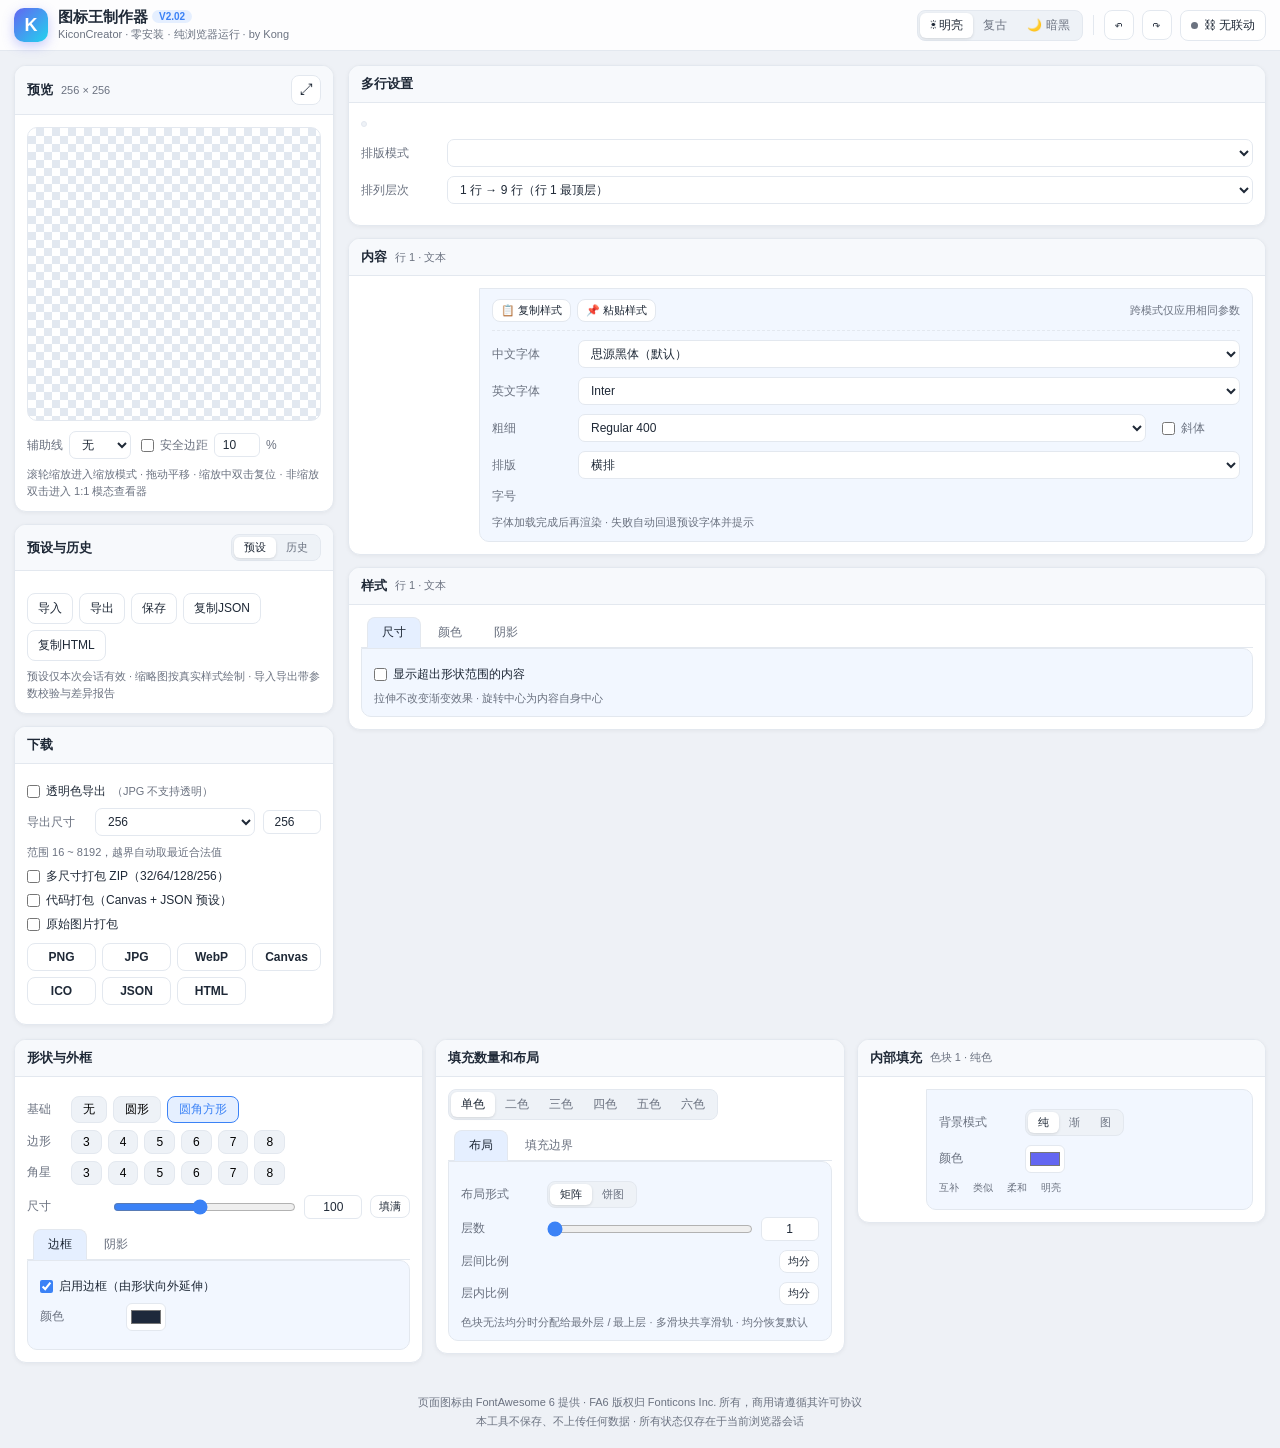
<file: AIExample/glm/code (1).html>
<!DOCTYPE html>
<html lang="zh-CN">
<head>
<meta charset="UTF-8">
<meta name="viewport" content="width=device-width, initial-scale=1.0">
<title>图标王制作器 · KiconCreator V2.02</title>
<style>
/* ============ 主题变量 ============ */
body.theme-light{
  --bg:#eef1f6; --panel:#ffffff; --panel2:#f7f9fc; --border:#e3e8ef;
  --text:#1f2937; --dim:#6b7280; --accent:#3b82f6;
  --soft:#e5efff; --faint:#f2f7ff; --chip:#eef2f7;
  --chk1:#ffffff; --chk2:#e2e8f0; --glass:rgba(255,255,255,.85);
}
body.theme-retro{
  --bg:#f1e2b8; --panel:#fdf8ea; --panel2:#f9f0d8; --border:#dcc68f;
  --text:#4a3a18; --dim:#8a7443; --accent:#b45309;
  --soft:#f7e3c0; --faint:#fbf0d9; --chip:#f3e7c6;
  --chk1:#fdf8ea; --chk2:#eaddb2; --glass:rgba(253,248,234,.85);
}
body.theme-dark{
  --bg:#0e1116; --panel:#161a22; --panel2:#1a1f2a; --border:#272e3c;
  --text:#e6e9ef; --dim:#98a2b3; --accent:#5b9dff;
  --soft:#1c2a44; --faint:#182236; --chip:#202634;
  --chk1:#1a1f2a; --chk2:#232a38; --glass:rgba(22,26,34,.85);
}
/* ============ 基础 ============ */
*{box-sizing:border-box;margin:0;padding:0}
body{font-family:-apple-system,"Segoe UI","Microsoft YaHei",sans-serif;
  background:var(--bg);color:var(--text);font-size:13px;transition:background .25s,color .25s}
::-webkit-scrollbar{width:8px;height:8px}
::-webkit-scrollbar-thumb{background:var(--border);border-radius:4px}
.hidden{display:none!important}
.spacer{flex:1}
.dim{color:var(--dim);font-weight:400;font-size:11px}
.tiny{font-size:11px}
.grow{flex:1;min-width:0}

/* ============ 顶栏 ============ */
.topbar{display:flex;align-items:center;gap:10px;padding:8px 14px;flex-wrap:wrap;
  position:sticky;top:0;z-index:60;background:var(--glass);backdrop-filter:blur(8px);
  border-bottom:1px solid var(--border)}
.brand{display:flex;align-items:center;gap:10px}
.logo{width:34px;height:34px;border-radius:10px;display:grid;place-items:center;
  background:linear-gradient(135deg,#6366f1,#22d3ee);color:#fff;font-weight:800;font-size:18px;
  box-shadow:0 4px 12px rgba(99,102,241,.35)}
.brand-name{font-weight:700;font-size:15px}
.ver{font-size:10px;background:var(--soft);color:var(--accent);padding:1px 7px;border-radius:99px;margin-left:4px;vertical-align:2px}
.brand-sub{font-size:11px;color:var(--dim)}
.topbar-actions{display:flex;align-items:center;gap:8px;margin-left:auto;flex-wrap:wrap}
.v-divider{width:1px;height:20px;background:var(--border);margin:0 2px}

/* ============ 通用控件 ============ */
.btn{padding:6px 10px;border:1px solid var(--border);border-radius:8px;background:var(--panel);
  color:var(--text);cursor:pointer;font-size:12px;transition:.15s}
.btn:hover{border-color:var(--accent);color:var(--accent)}
.btn.primary{background:var(--accent);border-color:var(--accent);color:#fff}
.btn.icon{width:30px;height:30px;padding:0;display:grid;place-items:center;font-size:14px}
.btn.link-status{display:inline-flex;align-items:center}
.btn.link-status::before{content:'';width:7px;height:7px;border-radius:50%;
  background:var(--dim);display:inline-block;margin-right:6px;transition:.2s}
.btn.link-status.all::before{background:#16a34a;box-shadow:0 0 0 3px rgba(22,163,74,.18)}
.btn.link-status.partial::before{background:#f59e0b;box-shadow:0 0 0 3px rgba(245,158,11,.18)}
.btn.link-status.on{background:var(--soft);border-color:var(--accent);color:var(--accent)}
.seg{display:inline-flex;background:var(--chip);border:1px solid var(--border);border-radius:8px;padding:2px}
.seg button{border:0;background:transparent;padding:4px 10px;border-radius:6px;cursor:pointer;
  color:var(--dim);font-size:12px;transition:.15s}
.seg button.active{background:var(--panel);color:var(--text);box-shadow:0 1px 3px rgba(0,0,0,.12)}
.seg-sm button{padding:3px 10px;font-size:11px}
.sel{padding:5px 8px;border:1px solid var(--border);border-radius:7px;background:var(--panel);
  color:var(--text);font-size:12px;cursor:pointer}
.num{width:58px;padding:4px 6px;border:1px solid var(--border);border-radius:6px;background:var(--panel);
  color:var(--text);font:inherit;font-size:12px;text-align:center}
.num.tiny{width:46px}
.num:focus,.sel:focus,.row-input:focus{outline:none;border-color:var(--accent);box-shadow:0 0 0 2px var(--soft)}
input[type=range]{accent-color:var(--accent);cursor:pointer}
input[type=checkbox]{accent-color:var(--accent)}
@keyframes flashInvalid{0%,100%{background:var(--panel)}25%,75%{background:#fda4a4}50%{background:#fecaca}}
.num.invalid{animation:flashInvalid .55s ease 1}
.warn{color:#dc2626;font-size:11px;display:none;margin:2px 0 0 84px}
.warn.show{display:block}

/* ============ 布局 ============ */
.workspace{display:grid;grid-template-columns:minmax(280px,320px) minmax(0,1fr) minmax(0,1fr);
  gap:14px;padding:14px;max-width:1720px;margin:0 auto}
.col{display:flex;flex-direction:column;gap:12px;min-width:0}

/* ============ 模块 ============ */
.module{background:var(--panel);border:1px solid var(--border);border-radius:12px;
  box-shadow:0 1px 4px rgba(0,0,0,.05);overflow:hidden}
.module-title{display:flex;align-items:center;gap:8px;padding:9px 12px;font-weight:600;font-size:13px;
  border-bottom:1px solid var(--border);background:var(--panel2)}
.module-body{padding:12px}
.param{display:flex;align-items:center;gap:8px;margin:9px 0;min-width:0}
.param>label{width:78px;flex:none;color:var(--dim);font-size:12px}
.param input[type=range]{flex:1;min-width:0}
.link-btn{width:24px;height:24px;flex:none;border:1px solid var(--border);border-radius:6px;
  background:var(--panel);cursor:pointer;font-size:11px;opacity:.4;transition:.15s}
.link-btn.on{opacity:1;color:var(--accent);border-color:var(--accent);background:var(--soft)}
.rst{width:22px;height:24px;flex:none;border:0;background:transparent;color:var(--dim);cursor:pointer;font-size:13px}
.rst:hover{color:var(--accent)}
.mini-btn{padding:3px 8px;font-size:11px}
.btn-row{display:flex;flex-wrap:wrap;gap:6px;margin-top:10px}
.chip-row{display:flex;flex-wrap:wrap;gap:6px}
.chip{padding:4px 11px;border:1px solid var(--border);border-radius:8px;background:var(--chip);
  cursor:pointer;font-size:12px;transition:.15s}
.chip:hover{border-color:var(--accent)}
.chip.active{background:var(--soft);border-color:var(--accent);color:var(--accent)}
.param-class{display:flex;align-items:center;gap:8px;margin:7px 0}
.pc-name{font-size:12px;color:var(--dim);width:36px;flex:none}
.hint{font-size:11px;color:var(--dim);margin-top:7px;line-height:1.5}
.chk{display:flex;align-items:center;gap:6px;margin:7px 0;font-size:12px;cursor:pointer}
.inline{display:flex;align-items:center;gap:6px;font-size:12px;color:var(--dim)}

/* ============ 横向标签组 ============ */
.h-tabs{display:flex;gap:2px;border-bottom:1px solid var(--border);padding:0 6px}
.h-tab{padding:6px 14px;border:1px solid transparent;border-bottom:none;border-radius:8px 8px 0 0;
  background:transparent;color:var(--dim);cursor:pointer;font-size:12px;position:relative;margin-bottom:-1px}
.h-tab:hover{color:var(--text)}
.h-tab.active{background:var(--soft);border-color:var(--border);border-bottom:1px solid var(--soft);
  color:var(--text);z-index:1}
.ok-check{display:none;color:#16a34a;font-weight:700;margin-left:2px}
.enabled .ok-check,.h-tab.enabled .ok-check{display:inline}
.tab-panels{border:1px solid var(--border);border-radius:0 10px 10px 10px;background:var(--faint);padding:10px 12px}
.tab-panel{display:none}
.tab-panel.active{display:block}

/* ============ 纵向标签组 ============ */
.v-tabs{display:flex;align-items:flex-start}
.v-tabs-nav{width:24%;min-width:86px;max-width:118px;display:flex;flex-direction:column;gap:5px;flex:none}
.v-tab{display:flex;align-items:center;gap:5px;padding:7px 8px;border:1px solid var(--border);
  border-radius:9px 0 0 9px;background:var(--chip);cursor:pointer;min-width:0}
.v-tab:hover{background:var(--panel2)}
.v-tab.active{background:var(--soft);border-color:var(--accent);border-right-color:var(--soft);
  margin-right:-1px;position:relative;z-index:1}
.mode-badge{width:19px;height:19px;flex:none;border:0;border-radius:5px;color:#fff;font-size:10px;
  cursor:pointer;display:grid;place-items:center;transition:.15s}
.b-text{background:#3b82f6}.b-img{background:#10b981}.b-fa{background:#8b5cf6}
.row-input{flex:1;min-width:0;border:1px solid transparent;background:transparent;text-align:center;
  font-size:12px;color:var(--text);padding:2px;border-radius:4px}
.row-info{flex:1;min-width:0;font-size:11px;color:var(--dim);text-align:center;
  white-space:nowrap;overflow:hidden;text-overflow:ellipsis}
.v-tab-body{flex:1;min-width:0;border:1px solid var(--border);border-radius:0 10px 10px 10px;
  background:var(--faint);padding:10px 12px;margin-left:0}
.cp-bar{display:flex;align-items:center;gap:6px;padding-bottom:8px;margin-bottom:8px;
  border-bottom:1px dashed var(--border);flex-wrap:wrap}

/* ============ 预览 ============ */
.canvas-frame{position:relative;width:100%;aspect-ratio:1;border-radius:10px;overflow:hidden;
  border:1px solid var(--border);cursor:default;touch-action:none;
  background:repeating-conic-gradient(var(--chk2) 0% 25%,var(--chk1) 0% 50%);background-size:16px 16px}
.canvas-frame canvas{display:block;width:100%;height:100%;transition:transform .1s ease-out;will-change:transform}
.canvas-frame.zoomed{cursor:grab}
.canvas-frame.zoomed:active{cursor:grabbing}
.guides{position:absolute;inset:0;width:100%;height:100%;pointer-events:none;transition:transform .1s ease-out}
.gv{display:none;stroke:rgba(128,128,128,.55);fill:none}
.canvas-frame[data-guides="cross"] .gv-cross,
.canvas-frame[data-guides="mi"] .gv-mi,
.canvas-frame[data-guides="jing"] .gv-jing{display:block}
.safe{position:absolute;inset:10%;border:1px dashed rgba(128,128,128,.6);display:none;pointer-events:none;transition:transform .1s ease-out}
.safe.show{display:block}
.preview-controls{display:flex;flex-wrap:wrap;gap:10px;margin-top:10px}

/* ============ 预设 / 历史 ============ */
.preset-grid{display:grid;grid-template-columns:repeat(auto-fill,minmax(46px,1fr));gap:8px;margin-bottom:4px}
.preset{aspect-ratio:1;border-radius:10px;border:1px solid var(--border);overflow:hidden;cursor:pointer;
  transition:transform .15s,box-shadow .15s;background:var(--panel2)}
.preset:hover{transform:translateY(-2px);box-shadow:0 6px 14px rgba(0,0,0,.15)}
.preset canvas{width:100%;height:100%;display:block}
.h-item{display:flex;align-items:center;gap:8px;padding:6px 8px;border:1px solid var(--border);
  border-radius:8px;margin-bottom:6px;background:var(--panel2);cursor:pointer}
.h-item:hover{border-color:var(--accent)}
.h-thumb{width:26px;height:26px;border-radius:6px;flex:none}
.h-name{flex:1;font-size:12px;min-width:0;white-space:nowrap;overflow:hidden;text-overflow:ellipsis}
.h-del{opacity:0;border:0;background:transparent;color:var(--dim);cursor:pointer;font-size:13px}
.h-item:hover .h-del{opacity:1}
.h-del:hover{color:#dc2626}

/* ============ 下载 ============ */
.size-row{display:flex;align-items:center;gap:8px;margin:8px 0}
.size-row .lbl{width:60px;color:var(--dim);font-size:12px}
.fmt-grid{display:grid;grid-template-columns:repeat(4,1fr);gap:6px;margin-top:10px}
.fmt{justify-content:center;font-weight:600}

/* ============ 颜色 ============ */
.color-row{display:flex;align-items:center;gap:8px;margin:8px 0}
.color-row label{width:78px;color:var(--dim);font-size:12px;flex:none}
input[type=color]{width:40px;height:28px;border:1px solid var(--border);border-radius:6px;
  background:var(--panel);cursor:pointer;padding:2px}
.suggest-legend{display:flex;gap:14px;font-size:10px;color:var(--dim);margin:6px 0 4px}
.suggest-row{display:flex;gap:6px;flex-wrap:wrap}
.sw{width:20px;height:20px;border-radius:6px;cursor:pointer;border:1px solid var(--border);transition:transform .15s}
.sw:hover{transform:scale(1.15)}

/* ============ 色块标签 ============ */
.swatch{width:44px;height:44px;border-radius:10px;border:2px solid var(--border);cursor:pointer;
  position:relative;transition:.15s}
.swatch:hover{transform:translateY(-2px)}
.swatch.active{border-color:var(--accent);box-shadow:0 0 0 3px var(--soft)}
.swatch .sm{position:absolute;top:2px;left:4px;font-size:9px;color:#fff;text-shadow:0 1px 2px rgba(0,0,0,.6)}
.upload-box{border:1.5px dashed var(--border);border-radius:10px;padding:14px;text-align:center;
  color:var(--dim);cursor:pointer;font-size:12px;transition:.15s;margin:6px 0}
.upload-box:hover{border-color:var(--accent);color:var(--accent)}
.img-prev{width:64px;height:64px;border-radius:8px;border:1px solid var(--border);
  background:repeating-conic-gradient(var(--chk2) 0% 25%,var(--chk1) 0% 50%);background-size:10px 10px}
.fa-grid{display:grid;grid-template-columns:repeat(auto-fill,minmax(34px,1fr));gap:6px;margin-top:8px}
.fa-tile{aspect-ratio:1;border:1px solid var(--border);border-radius:8px;display:grid;place-items:center;
  cursor:pointer;font-size:13px;color:var(--dim);background:var(--panel)}
.fa-tile:hover{border-color:var(--accent);color:var(--accent)}

/* ============ 多滑块共享滑轨 ============ */
.multi-track{position:relative;flex:1;min-width:0;height:22px}
.multi-track input[type=range]{position:absolute;top:0;left:0;width:100%;height:22px;margin:0;
  -webkit-appearance:none;appearance:none;background:transparent;pointer-events:none}
.multi-track input[type=range]::-webkit-slider-thumb{pointer-events:auto;
  -webkit-appearance:none;width:13px;height:13px;border-radius:50%;
  background:var(--accent);border:2px solid var(--panel);box-shadow:0 1px 4px rgba(0,0,0,.3);cursor:ew-resize}
.multi-track .bd{position:absolute;top:3px;bottom:3px;width:2px;background:var(--accent);opacity:.55;pointer-events:none}
.multi-nums{display:flex;gap:4px;flex-wrap:wrap;flex:none}

/* ============ 模态查看器 ============ */
.modal{position:fixed;inset:0;background:rgba(0,0,0,.55);display:none;place-items:center;z-index:100}
.modal.open{display:grid}
.modal-box{background:var(--panel);border-radius:14px;padding:10px;box-shadow:0 20px 60px rgba(0,0,0,.4)}
.modal-head{display:flex;align-items:center;padding:2px 4px 8px;font-size:13px;font-weight:600}
.modal-body{position:relative;overflow:hidden;cursor:grab;touch-action:none;border-radius:10px;border:1px solid var(--border);
  background:repeating-conic-gradient(var(--chk2) 0% 25%,var(--chk1) 0% 50%);background-size:16px 16px;padding:8px}
.modal-body:active{cursor:grabbing}
#viewerWrap{transform-origin:center center;transition:transform .08s ease-out}
.modal-body canvas{display:block;width:256px;height:256px;max-width:80vw;max-height:70vh}

/* ============ Toast / 页脚 ============ */
.toast{position:fixed;left:50%;bottom:28px;transform:translateX(-50%) translateY(20px);opacity:0;
  background:var(--text);color:var(--bg);padding:8px 18px;border-radius:99px;font-size:12px;
  transition:.25s;z-index:200;pointer-events:none}
.toast.show{opacity:1;transform:translateX(-50%) translateY(0)}
.foot{text-align:center;padding:16px;color:var(--dim);font-size:11px;line-height:1.8}

/* ============ 响应式 ============ */
@media (max-width:1280px){
  .workspace{grid-template-columns:minmax(280px,320px) minmax(0,1fr)}
  .col--right{grid-column:1/-1;display:grid;grid-template-columns:repeat(auto-fit,minmax(320px,1fr));gap:12px;align-items:start}
}
/* 竖屏单栏：预览固定顶部，高度 ≤ 视口 1/3（需求 1.2 / 2.5） */
@media (max-width:860px){
  .workspace{grid-template-columns:1fr;padding:10px}
  .col--right{grid-template-columns:1fr}
  .module--preview{position:sticky;top:56px;z-index:40;
    height:min(33vh,340px);display:flex;flex-direction:column;
    box-shadow:0 10px 30px rgba(0,0,0,.2)}
  .module--preview .module-body{flex:1;min-height:0;overflow:hidden;padding:8px 10px}
  .canvas-frame{max-width:min(220px,calc(33vh - 150px));margin:0 auto}
  .brand-sub{display:none}
}
/* 手机横屏 → 三栏（需求 2.6） */
@media (orientation:landscape) and (max-height:540px) and (max-width:960px){
  .workspace{grid-template-columns:repeat(3,minmax(0,1fr))!important;padding:10px}
  .col--right{grid-column:auto;display:flex}
  .module--preview{position:static!important;height:auto!important}
  .canvas-frame{max-width:180px;margin:0 auto}
}
</style>
</head>
<body class="theme-light">

<!-- ================= 顶栏 ================= -->
<header class="topbar">
  <div class="brand">
    <div class="logo">K</div>
    <div>
      <div class="brand-name">图标王制作器<span class="ver">V2.02</span></div>
      <div class="brand-sub">KiconCreator · 零安装 · 纯浏览器运行 · by Kong</div>
    </div>
  </div>
  <div class="topbar-actions">
    <div class="seg" id="themeSeg">
      <button data-theme="light" class="active">☀ 明亮</button>
      <button data-theme="retro">复古</button>
      <button data-theme="dark">🌙 暗黑</button>
    </div>
    <span class="v-divider"></span>
    <button class="btn icon" id="undoBtn" title="撤销 (Ctrl+Z)">↶</button>
    <button class="btn icon" id="redoBtn" title="重做 (Ctrl+Y)">↷</button>
    <button class="btn link-status" id="linkBtn">⛓ 无联动</button>
  </div>
</header>

<main class="workspace">

  <!-- ================= 左栏：预览 / 预设 / 下载 ================= -->
  <section class="col">
    <div class="module module--preview">
      <div class="module-title"><span>预览</span><span class="dim" id="sizeNote">256 × 256</span>
        <span class="spacer"></span>
        <button class="btn icon" id="zoomBtn" title="进入/退出缩放模式">⤢</button>
      </div>
      <div class="module-body">
        <div class="canvas-frame" id="frame" data-guides="none">
          <canvas id="cv" width="256" height="256"></canvas>
          <svg class="guides" id="guides" viewBox="0 0 100 100" preserveAspectRatio="none">
            <g class="gv gv-cross">
              <line x1="50" y1="0" x2="50" y2="100" vector-effect="non-scaling-stroke"/>
              <line x1="0" y1="50" x2="100" y2="50" vector-effect="non-scaling-stroke"/></g>
            <g class="gv gv-mi">
              <line x1="0" y1="0" x2="100" y2="100" vector-effect="non-scaling-stroke"/>
              <line x1="100" y1="0" x2="0" y2="100" vector-effect="non-scaling-stroke"/>
              <line x1="50" y1="0" x2="50" y2="100" vector-effect="non-scaling-stroke"/>
              <line x1="0" y1="50" x2="100" y2="50" vector-effect="non-scaling-stroke"/></g>
            <g class="gv gv-jing">
              <line x1="33.3" y1="0" x2="33.3" y2="100" vector-effect="non-scaling-stroke"/>
              <line x1="66.7" y1="0" x2="66.7" y2="100" vector-effect="non-scaling-stroke"/>
              <line x1="0" y1="33.3" x2="100" y2="33.3" vector-effect="non-scaling-stroke"/>
              <line x1="0" y1="66.7" x2="100" y2="66.7" vector-effect="non-scaling-stroke"/></g>
          </svg>
          <div class="safe" id="safeBox"></div>
        </div>
        <div class="preview-controls">
          <label class="inline">辅助线
            <select id="guideSel" class="sel">
              <option value="none">无</option><option value="cross">十字</option>
              <option value="mi">米字</option><option value="jing">井字</option>
            </select></label>
          <label class="inline"><input type="checkbox" id="safeChk"> 安全边距
            <input type="number" id="safePct" class="num tiny" value="10" min="0" max="50" disabled> %</label>
        </div>
        <div class="hint">滚轮缩放进入缩放模式 · 拖动平移 · 缩放中双击复位 · 非缩放双击进入 1:1 模态查看器</div>
      </div>
    </div>

    <div class="module">
      <div class="module-title"><span>预设与历史</span><span class="spacer"></span>
        <div class="seg seg-sm" id="phSeg">
          <button class="active" data-tab="preset">预设</button>
          <button data-tab="history">历史</button>
        </div>
      </div>
      <div class="module-body">
        <div id="presetPane">
          <div class="preset-grid" id="presetGrid"></div>
          <div class="btn-row">
            <button class="btn" data-act="导入预设">导入</button>
            <button class="btn" data-act="导出预设">导出</button>
            <button class="btn" data-act="保存预设" title="保存仅本次有效，刷新后丢弃">保存</button>
            <button class="btn" data-act="copy-json">复制JSON</button>
            <button class="btn" data-act="copy-html">复制HTML</button>
          </div>
          <div class="hint">预设仅本次会话有效 · 缩略图按真实样式绘制 · 导入导出带参数校验与差异报告</div>
        </div>
        <div id="historyPane" class="hidden">
          <div id="historyList"></div>
          <div class="hint">最多保留 20 条全量快照 · 刷新后丢弃 · 悬停删除</div>
        </div>
      </div>
    </div>

    <div class="module">
      <div class="module-title"><span>下载</span></div>
      <div class="module-body">
        <label class="chk"><input type="checkbox" id="alphaChk"> 透明色导出
          <span class="dim tiny">（JPG 不支持透明）</span></label>
        <div class="size-row">
          <span class="lbl">导出尺寸</span>
          <select id="sizeSel" class="sel grow">
            <option>32</option><option>64</option><option>128</option>
            <option selected>256</option><option>512</option><option>1024</option>
            <option value="custom">自定义</option>
          </select>
          <input type="number" id="sizeNum" class="num" value="256" min="16" max="8192">
        </div>
        <div class="hint" style="margin-top:0">范围 16 ~ 8192，越界自动取最近合法值</div>
        <label class="chk"><input type="checkbox"> 多尺寸打包 ZIP（32/64/128/256）</label>
        <label class="chk"><input type="checkbox"> 代码打包（Canvas + JSON 预设）</label>
        <label class="chk"><input type="checkbox"> 原始图片打包</label>
        <div class="fmt-grid">
          <button class="btn fmt">PNG</button><button class="btn fmt">JPG</button>
          <button class="btn fmt">WebP</button><button class="btn fmt">Canvas</button>
          <button class="btn fmt">ICO</button><button class="btn fmt">JSON</button>
          <button class="btn fmt">HTML</button>
        </div>
        <div class="hint" id="dlName"></div>
      </div>
    </div>
  </section>

  <!-- ================= 中栏：多行设置 / 内容 / 样式 ================= -->
  <section class="col">
    <div class="module">
      <div class="module-title"><span>多行设置</span></div>
      <div class="module-body">
        <div class="seg" id="rowsSeg" style="flex-wrap:wrap"></div>
        <div class="param"><label>排版模式</label><select id="layoutSel" class="sel grow"></select></div>
        <div class="param" id="layerOrderRow"><label>排列层次</label>
          <select class="sel grow">
            <option>1 行 → 9 行（行 1 最顶层）</option>
            <option>9 行 → 1 行（行 9 最顶层）</option>
          </select></div>
      </div>
    </div>

    <div class="module">
      <div class="module-title"><span>内容</span><span class="dim" id="contentNote">行 1 · 文本</span></div>
      <div class="module-body">
        <div class="v-tabs">
          <div class="v-tabs-nav" id="contentNav"></div>
          <div class="v-tab-body">
            <!-- 复制/粘贴样式（需求 2.9） -->
            <div class="cp-bar">
              <button class="btn mini-btn" id="copyStyleBtn">📋 复制样式</button>
              <button class="btn mini-btn" id="pasteStyleBtn">📌 粘贴样式</button>
              <span class="spacer"></span>
              <span class="dim tiny">跨模式仅应用相同参数</span>
            </div>
            <!-- 文本模式 -->
            <div id="bt-text">
              <div class="param"><label>中文字体</label>
                <select class="sel grow"><option>思源黑体（默认）</option><option>阿里巴巴普惠体（在线·未下载）</option>
                <option>霞鹜文楷（在线·未下载）</option><option>系统黑体</option><option>系统宋体</option></select></div>
              <div class="param"><label>英文字体</label>
                <select class="sel grow"><option>Inter</option><option>Roboto</option>
                <option>Noto Sans（在线·未下载）</option><option>Consolas</option></select></div>
              <div class="param"><label>粗细</label>
                <select class="sel grow"><option>Regular 400</option><option>Medium 500</option>
                <option>Bold 700</option><option>Black 900</option></select>
                <label class="inline" style="margin-left:8px"><input type="checkbox"> 斜体</label></div>
              <div class="param"><label>排版</label>
                <select class="sel grow"><option>横排</option><option>纵排</option><option>环形向心</option></select></div>
              <div class="param" data-slider='["字号",8,200,72]'><label>字号</label></div>
              <div class="hint">字体加载完成后再渲染 · 失败自动回退预设字体并提示</div>
            </div>
            <!-- 图片模式 -->
            <div id="bt-img" class="hidden">
              <label class="upload-box" id="upImg">📁 点击上传图片（>1MB 将提示卡顿）</label>
              <div style="display:flex;align-items:center;gap:10px">
                <div class="img-prev"></div>
                <button class="btn mini-btn">✂ 裁剪</button>
                <span class="dim tiny">动图取首帧 · 失败提示原因</span>
              </div>
              <div class="hint">切换行/模式不解除引用 · 由会话图片仓库按引用计数延迟释放</div>
            </div>
            <!-- FontAwesome 模式 -->
            <div id="bt-fa" class="hidden">
              <div class="param"><label>搜索图标</label>
                <input class="num grow" style="width:auto;text-align:left" placeholder="支持别名 / 关键词…"></div>
              <div class="param"><label>分类</label>
                <select class="sel grow"><option>全部</option><option>表情与人物</option><option>手势</option>
                <option>动物</option><option>科技</option><option>箭头</option><option>品牌</option></select></div>
              <div class="fa-grid" id="faGrid"></div>
              <div class="hint">FA6 图标数据本地打包 · 主界面加载后异步载入</div>
            </div>
          </div>
        </div>
      </div>
    </div>

    <div class="module">
      <div class="module-title"><span>样式</span><span class="dim" id="styleNote">行 1 · 文本</span></div>
      <div class="module-body">
        <div class="h-tabs" id="styleTabs">
          <button class="h-tab active" data-tab="size">尺寸</button>
          <button class="h-tab" data-tab="color">颜色</button>
          <button class="h-tab" data-tab="shadow">阴影<span class="ok-check">✓</span></button>
        </div>
        <div class="tab-panels">
          <div class="tab-panel active" data-panel="size">
            <div data-slider='["大小",1,300,100,"%"]'></div>
            <div data-slider='["角度",0,360,0,"°"]'></div>
            <div data-slider='["水平拉伸",1,300,100,"%"]'></div>
            <div data-slider='["垂直拉伸",1,300,100,"%"]'></div>
            <div data-slider='["横向偏移",-100,100,0,"%"]'></div>
            <div data-slider='["纵向偏移",-100,100,0,"%"]'></div>
            <label class="chk"><input type="checkbox"> 显示超出形状范围的内容</label>
            <div class="hint">拉伸不改变渐变效果 · 旋转中心为内容自身中心</div>
          </div>
          <div class="tab-panel" data-panel="color">
            <div class="param"><label>颜色模式</label>
              <div class="seg seg-sm" id="cModeSeg">
                <button class="active">单色</button><button>渐变</button></div></div>
            <div class="color-row"><label>颜色</label>
              <input type="color" value="#3b82f6">
              <input type="color" value="#22d3ee" class="hidden" id="c2">
              <span class="dim tiny" id="c2tip">渐变模式下显示第二颜色</span></div>
            <div class="suggest-legend"><span>互补</span><span>类似</span><span>柔和</span><span>明亮</span></div>
            <div class="suggest-row" id="suggestRow"></div>
            <label class="chk"><input type="checkbox"> 图片白色转透明 <span class="dim tiny">（仅图片模式，每行独立）</span></label>
            <div class="hint">颜色建议根据背景色实时计算 · 背景修改后自动重算</div>
          </div>
          <div class="tab-panel" data-panel="shadow">
            <label class="chk"><input type="checkbox" id="shadowEnable"> 启用阴影</label>
            <div class="color-row"><label>颜色</label><input type="color" value="#000000"></div>
            <div data-slider='["大小",1,100,4]'></div>
            <div data-slider='["模糊",0,50,6]'></div>
            <div data-slider='["X偏移",-50,50,2]'></div>
            <div data-slider='["Y偏移",-50,50,2]'></div>
          </div>
        </div>
      </div>
    </div>
  </section>

  <!-- ================= 右栏：形状外框 / 填充布局 / 内部填充 ================= -->
  <section class="col col--right">
    <div class="module">
      <div class="module-title"><span>形状与外框</span></div>
      <div class="module-body">
        <div class="param-class"><span class="pc-name">基础</span>
          <div class="chip-row" id="shapeBase">
            <button class="chip">无</button><button class="chip">圆形</button>
            <button class="chip active">圆角方形</button></div></div>
        <div class="param-class"><span class="pc-name">边形</span>
          <div class="chip-row" id="shapePoly">
            <button class="chip">3</button><button class="chip">4</button><button class="chip">5</button>
            <button class="chip">6</button><button class="chip">7</button><button class="chip">8</button></div></div>
        <div class="param-class"><span class="pc-name">角星</span>
          <div class="chip-row" id="shapeStar">
            <button class="chip">3</button><button class="chip">4</button><button class="chip">5</button>
            <button class="chip">6</button><button class="chip">7</button><button class="chip">8</button></div></div>
        <div style="margin-top:10px">
          <div class="param"><label>尺寸</label>
            <input type="range" min="10" max="200" value="100" id="shapeSize">
            <input class="num" value="100" id="shapeSizeN">
            <button class="btn mini-btn" id="fillBtn" title="使形状填满绘图区域">填满</button></div>
          <div data-slider='["拉伸",50,200,100,"%"]'></div>
          <div data-slider='["方向",0,360,0,"°"]'></div>
          <div data-slider='["弧度",0,100,20,"%"]'></div>
          <div data-slider='["内角",0,90,60,"°"]' id="innerAngleRow"></div>
          <div class="warn" id="angleWarn">⚠ 内角 0° 形状不可见</div>
        </div>
        <div class="h-tabs" id="frameTabs" style="margin-top:10px">
          <button class="h-tab active" data-tab="border">边框<span class="ok-check">✓</span></button>
          <button class="h-tab" data-tab="fshadow">阴影<span class="ok-check">✓</span></button>
        </div>
        <div class="tab-panels">
          <div class="tab-panel active" data-panel="border">
            <label class="chk"><input type="checkbox" id="borderEnable" checked> 启用边框（由形状向外延伸）</label>
            <div data-slider='["边框宽度",1,40,6]'></div>
            <div class="color-row"><label>颜色</label><input type="color" value="#1e293b"></div>
          </div>
          <div class="tab-panel" data-panel="fshadow">
            <label class="chk"><input type="checkbox" id="fshadowEnable"> 启用形状阴影</label>
            <div data-slider='["大小",1,60,8]'></div>
            <div data-slider='["模糊",0,50,10]'></div>
            <div data-slider='["X方向",-40,40,0]'></div>
            <div data-slider='["Y方向",-40,40,4]'></div>
          </div>
        </div>
      </div>
    </div>

    <div class="module">
      <div class="module-title"><span>填充数量和布局</span></div>
      <div class="module-body">
        <div class="seg" id="fillSeg">
          <button class="active">单色</button><button>二色</button><button>三色</button>
          <button>四色</button><button>五色</button><button>六色</button></div>
        <div class="h-tabs" id="fillTabs" style="margin-top:10px">
          <button class="h-tab active" data-tab="layout">布局</button>
          <button class="h-tab" data-tab="fbound">填充边界</button>
        </div>
        <div class="tab-panels" id="fillPanels">
          <div class="tab-panel active" data-panel="layout">
            <div class="param"><label>布局形式</label>
              <div class="seg seg-sm" id="layoutSeg"><button class="active">矩阵</button><button>饼图</button></div></div>
            <div class="param" id="layerRow"><label>层数</label>
              <input type="range" id="layerCnt" min="1" max="6" value="1">
              <input class="num" id="layerCntN" value="1"></div>
            <div class="param" id="gapRow"><label>层间比例</label>
              <div class="multi-track" id="gapTrack"></div>
              <div class="multi-nums" id="gapNums"></div>
              <button class="btn mini-btn" id="gapEven">均分</button></div>
            <div class="param" id="inRow"><label>层内比例</label>
              <div class="multi-track" id="inTrack"></div>
              <div class="multi-nums" id="inNums"></div>
              <button class="btn mini-btn" id="inEven">均分</button></div>
            <div data-slider='["方向",0,360,0,"°"]'></div>
            <div data-slider='["偏移 X",-100,100,0,"%"]'></div>
            <div data-slider='["偏移 Y",-100,100,0,"%"]'></div>
            <div data-slider='["拉伸 X",50,200,100,"%"]'></div>
            <div data-slider='["拉伸 Y",50,200,100,"%"]'></div>
            <div class="hint">色块无法均分时分配给最外层 / 最上层 · 多滑块共享滑轨 · 均分恢复默认</div>
          </div>
          <div class="tab-panel" data-panel="fbound">
            <div data-slider='["过渡宽度",0,50,0]'></div>
            <div class="param"><label>边界形状</label>
              <div class="seg seg-sm" id="boundSeg">
                <button class="active">直线</button><button>sin</button><button>tan</button><button>锯齿</button></div></div>
            <div data-slider='["A 振幅",0,100,20]'></div>
            <div data-slider='["ω 频率",1,20,4]'></div>
            <div data-slider='["φ 相位",0,360,0,"°"]'></div>
            <div data-slider='["k 偏移",-50,50,0]'></div>
            <div class="param"><label>过渡样式</label>
              <select class="sel grow"><option>单色</option><option>渐变</option><option>加深</option>
              <option>变浅</option><option>透明</option></select></div>
            <div class="hint">渲染含 10 倍画布截断保护 · 防止除零 / 无穷崩溃</div>
          </div>
        </div>
      </div>
    </div>

    <div class="module">
      <div class="module-title"><span>内部填充</span><span class="dim" id="fillNote">色块 1 · 纯色</span></div>
      <div class="module-body">
        <div class="v-tabs">
          <div class="v-tabs-nav" id="swatchNav" style="min-width:52px;max-width:56px"></div>
          <div class="v-tab-body">
            <div class="param"><label>背景模式</label>
              <div class="seg seg-sm" id="bgModeSeg">
                <button class="active" data-m="纯">纯</button>
                <button data-m="渐">渐</button><button data-m="图">图</button></div></div>
            <div id="bp-solid">
              <div class="color-row"><label>颜色</label><input type="color" value="#6366f1"></div>
              <div class="suggest-legend"><span>互补</span><span>类似</span><span>柔和</span><span>明亮</span></div>
              <div class="suggest-row" id="suggestRow2"></div>
            </div>
            <div id="bp-grad" class="hidden">
              <div class="color-row"><label>起止色</label>
                <input type="color" value="#6366f1"><input type="color" value="#22d3ee"></div>
              <div class="param"><label>渐变类型</label>
                <select class="sel grow"><option>线性渐变</option><option>径向渐变</option></select></div>
              <div data-slider='["渐变角度",0,360,90,"°"]'></div>
            </div>
            <div id="bp-img" class="hidden">
              <label class="upload-box">📁 上传背景图片</label>
              <div data-slider='["大小",10,300,100,"%"]'></div>
              <div data-slider='["位置 X",-100,100,0,"%"]'></div>
              <div data-slider='["位置 Y",-100,100,0,"%"]'></div>
              <div class="hint">背景填充全部被外框形状裁切</div>
            </div>
          </div>
        </div>
      </div>
    </div>
  </section>
</main>

<footer class="foot">
  页面图标由 FontAwesome 6 提供 · FA6 版权归 Fonticons Inc. 所有，商用请遵循其许可协议<br>
  本工具不保存、不上传任何数据 · 所有状态仅存在于当前浏览器会话
</footer>

<!-- 模态查看器 -->
<div class="modal" id="viewerModal">
  <div class="modal-box">
    <div class="modal-head">1:1 模态查看器<span class="dim tiny">滚轮缩放 · 拖动平移 · 双击复位</span>
      <span class="spacer"></span>
      <button class="btn icon" id="viewerClose">✕</button></div>
    <div class="modal-body" id="viewerBody">
      <div id="viewerWrap"><canvas id="viewerCv" width="256" height="256"></canvas></div>
    </div>
  </div>
</div>

<script>
"use strict";
/* ============================================================
 * KiconCreator V2.02 — 单文件版 · 全部 JS 内联封装
 * 补丁清单：
 *  ① 预览滚轮缩放+拖拽+双击复位/进模态（辅助线/安全边距随动）
 *  ② 参数联动三态（无/部分/全部）
 *  ③ Ctrl+Z / Ctrl+Y 快捷键（输入框焦点守卫）
 *  ④ 内容模块复制/粘贴样式按钮
 *  ⑤ 预设/历史 Canvas 真实渲染缩略图
 *  ⑥ 竖屏 33vh 预览 + 横屏三栏媒体查询
 *  ⑦ 单色填充时隐藏布局/边界面板
 *  ⑧ 层间/层内比例多滑块共享滑轨
 * ============================================================ */

/* ================= 工具 ================= */
const $=s=>document.querySelector(s), $$=s=>[...document.querySelectorAll(s)];
function toast(msg){let t=$('.toast')||document.createElement('div');t.className='toast';t.textContent=msg;
  document.body.appendChild(t);requestAnimationFrame(()=>t.classList.add('show'));
  clearTimeout(t._h);t._h=setTimeout(()=>t.classList.remove('show'),1600);}
function flash(el){el.classList.add('invalid');setTimeout(()=>el.classList.remove('invalid'),600);}

/* ================= 主题 ================= */
$('#themeSeg').addEventListener('click',e=>{const b=e.target.closest('button');if(!b)return;
  $$('#themeSeg button').forEach(x=>x.classList.remove('active'));b.classList.add('active');
  document.body.className='theme-'+b.dataset.theme;});

/* ================= 演示画布（预览即导出，无背景格） ================= */
  const c=$('#cv'),x=c.getContext('2d');
  const rr=(a,b,w,h,r)=>{x.beginPath();x.roundRect(a,b,w,h,r);};
  rr(8,8,240,240,48);
  const g=x.createLinearGradient(8,8,248,248);
  g.addColorStop(0,'#6366f1');g.addColorStop(1,'#22d3ee');x.fillStyle=g;x.fill();
  x.fillStyle='rgba(255,255,255,.14)';x.beginPath();x.arc(190,80,58,0,7);x.fill();
  x.fillStyle='#fff';x.textAlign='center';
  x.font='800 108px -apple-system,Segoe UI,sans-serif';x.fillText('K',128,150);
  x.font='600 22px -apple-system,Segoe UI,sans-serif';
  x.fillText('K I C O N',131,192);
})();

/* ================= ① 预览缩放/拖拽/双击 ================= */
const frame=$('#frame'),cvEl=$('#cv'),guidesEl=$('#guides'),safeEl=$('#safeBox');
let z=1,px=0,py=0,zm=false,drag=null;
function applyZ(){
  const t=`translate(${px}px,${py}px) scale(${z})`;
  cvEl.style.transform=t;
  guidesEl.style.transform=t;   /* 辅助线随缩放平移（需求1.5） */
  safeEl.style.transform=t;     /* 安全边距随缩放平移（需求1.6） */
}
function resetZoom(){zm=false;z=1;px=py=0;frame.classList.remove('zoomed');applyZ();
  toast('已复位并退出缩放模式');}
frame.addEventListener('wheel',e=>{e.preventDefault();
  if(!zm){zm=true;frame.classList.add('zoomed');toast('已进入缩放模式：拖动平移 · 双击复位');}
  z=Math.min(8,Math.max(1,z*(e.deltaY<0?1.15:0.87)));
  if(z===1){resetZoom();return;}
  applyZ();},{passive:false});
frame.addEventListener('pointerdown',e=>{if(!zm)return;
  drag={x:e.clientX-px,y:e.clientY-py};frame.setPointerCapture(e.pointerId);});
frame.addEventListener('pointermove',e=>{if(!drag)return;
  px=e.clientX-drag.x;py=e.clientY-drag.y;applyZ();});
frame.addEventListener('pointerup',()=>drag=null);
frame.addEventListener('dblclick',()=>{
  if(zm){resetZoom();return;}
  openViewer();});
$('#zoomBtn').addEventListener('click',()=>{
  if(!zm){zm=true;z=2.2;frame.classList.add('zoomed');applyZ();
    toast('缩放模式：滚轮/拖动/双击复位');}
  else resetZoom();});

/* 辅助线 / 安全边距 */
$('#guideSel').addEventListener('change',e=>frame.dataset.guides=e.target.value);
$('#safeChk').addEventListener('change',e=>{safeEl.classList.toggle('show',e.target.checked);
  $('#safePct').disabled=!e.target.checked;});
$('#safePct').addEventListener('change',e=>{
  let v=Math.min(50,Math.max(0,+e.target.value||0));
  e.target.value=v;safeEl.style.inset=v+'%';});

/* 模态查看器：1:1 + 滚轮缩放 + 拖动 + 双击复位 */
let vz=1,vpx=0,vpy=0,vdrag=null;
const vbody=$('#viewerBody'),vwrap=$('#viewerWrap');
function vApply(){vwrap.style.transform=`translate(${vpx}px,${vpy}px) scale(${vz})`;}
function openViewer(){
  const vc=$('#viewerCv');vc.width=cvEl.width;vc.height=cvEl.height;
  vc.getContext('2d').drawImage(cvEl,0,0);
  vz=1;vpx=vpy=0;vApply();
  $('#viewerModal').classList.add('open');}
function closeViewer(){$('#viewerModal').classList.remove('open');}
$('#viewerClose').addEventListener('click',closeViewer);
$('#viewerModal').addEventListener('click',e=>{if(e.target.id==='viewerModal')closeViewer();});
vbody.addEventListener('wheel',e=>{e.preventDefault();
  vz=Math.min(8,Math.max(.25,vz*(e.deltaY<0?1.15:0.87)));vApply();},{passive:false});
vbody.addEventListener('pointerdown',e=>{
  vdrag={x:e.clientX-vpx,y:e.clientY-vpy};vbody.setPointerCapture(e.pointerId);});
vbody.addEventListener('pointermove',e=>{if(!vdrag)return;
  vpx=e.clientX-vdrag.x;vpy=e.clientY-vdrag.y;vApply();});
vbody.addEventListener('pointerup',()=>vdrag=null);
vbody.addEventListener('dblclick',()=>{vz=1;vpx=vpy=0;vApply();toast('模态视图已复位');});

/* ================= ②③ 联动三态 + 快捷键 ================= */
function updateLinkStatus(){
  const all=$$('.link-btn'),on=all.filter(b=>b.classList.contains('on')).length,b=$('#linkBtn');
  b.classList.remove('all','partial');
  if(on===0)b.textContent='⛓ 无联动';
  else if(on===all.length){b.textContent='🔗 全部联动';b.classList.add('all');}
  else{b.textContent='🔗 部分联动';b.classList.add('partial');}
}
document.addEventListener('click',e=>{
  const btn=e.target.closest('.link-btn');if(!btn)return;
  const label=btn.parentElement.querySelector(':scope>label')?.textContent||'参数';
  const on=!btn.classList.contains('on');
  $$('.param').forEach(p=>{
    const l=p.querySelector(':scope>label');
    if(l&&l.textContent===label)p.querySelector('.link-btn')?.classList.toggle('on',on);});
  updateLinkStatus();
  toast(on?`已开启「${label}」全部行联动`:`已单独取消「${label}」联动`);
});
$('#linkBtn').addEventListener('click',()=>{
  const toAll=!$('#linkBtn').classList.contains('all');
  $$('.link-btn').forEach(x=>x.classList.toggle('on',toAll));
  updateLinkStatus();
  toast(toAll?'已开启全部参数联动':'已关闭全部参数联动');});
$('#undoBtn').addEventListener('click',()=>toast('撤销（参数变更在滑块释放/失焦时入栈）'));
$('#redoBtn').addEventListener('click',()=>toast('重做'));
/* 快捷键：输入框/文本域获焦时交给浏览器原生撤销（需求五） */
addEventListener('keydown',e=>{
  if(e.key==='Escape')closeViewer();
  if(/^(INPUT|TEXTAREA|SELECT)$/.test(e.target.tagName)||e.target.isContentEditable)return;
  if(!(e.ctrlKey||e.metaKey))return;
  const k=e.key.toLowerCase();
  if(k==='z'){e.preventDefault();$('#undoBtn').click();}
  if(k==='y'){e.preventDefault();$('#redoBtn').click();}
});

/* ================= 通用滑块行（滑块↔输入框↔联动↔重置↔校验） ================= */
function buildSlider(host,cfg){
  const [label,min,max,val,unit='']=cfg;
  const row=document.createElement('div');row.className='param';
  row.innerHTML=`<label>${label}</label>
    <input type="range" min="${min}" max="${max}" value="${val}">
    <input class="num" value="${val}">
    <button class="link-btn" title="参数联动：开启后所有行该参数同步调整">🔗</button>
    <button class="rst" title="重置为默认值">⟲</button>`;
  const rg=row.querySelector('[type=range]'),nm=row.querySelector('.num');
  rg.addEventListener('input',()=>nm.value=rg.value);
  nm.addEventListener('change',()=>{
    let v=+nm.value;
    if(isNaN(v)){flash(nm);v=val;}
    else if(v<min||v>max){flash(nm);v=Math.min(max,Math.max(min,v));}
    nm.value=v;rg.value=v;});
  row.querySelector('.rst').addEventListener('click',()=>{rg.value=val;nm.value=val;});
  host.appendChild(row);
}
$$('[data-slider]').forEach(h=>{try{buildSlider(h,JSON.parse(h.dataset.slider));}catch(e){}});

/* ================= 多行设置 ================= */
const MODES={1:['上半边','下半边','左半边','右半边','居中'],
 2:['全在上（左右分）','全在下（左右分）','全在左（上下分）','全在右（上下分）','左右分','上下分'],
 3:['一字横排','一字纵排','品字（上1下2）','倒品（上2下1）'],
 4:['一字横排','一字纵排','四宫格','纵向121','横向121'],
 5:['一字横排','一字纵排','环形','四宫格+中央'],
 6:['一字横排','一字纵排','环形','2x3','3x2'],
 7:['一字横排','一字纵排','环形'],
 8:['一字横排','一字纵排','环形','2x4','4x2'],
 9:['一字横排','一字纵排','环形','3x3']};
let rowCount=2,activeRow=1;
const rowState={};for(let i=1;i<=9;i++)rowState[i]={mode:'text'};
const MODE_TXT={text:'文本',img:'图片',fa:'FontAwesome'};

const rowsSeg=$('#rowsSeg');
for(let i=1;i<=9;i++){const b=document.createElement('button');b.textContent=i;
  if(i===rowCount)b.classList.add('active');
  b.addEventListener('click',()=>{rowCount=i;activeRow=1;
    $$('#rowsSeg button').forEach(x=>x.classList.remove('active'));b.classList.add('active');
    buildContentNav();fillLayoutSel();updateNotes();});rowsSeg.appendChild(b);}
function fillLayoutSel(){const s=$('#layoutSel');s.innerHTML='';
  MODES[rowCount].forEach(m=>{const o=document.createElement('option');o.textContent=m;s.appendChild(o);});
  $('#layerOrderRow').classList.toggle('hidden',rowCount<2);}
fillLayoutSel();

/* ================= 内容纵向标签 ================= */
const contentNav=$('#contentNav');
function buildContentNav(){contentNav.innerHTML='';
  for(let i=1;i<=rowCount;i++){
    const st=rowState[i],tab=document.createElement('div');
    tab.className='v-tab'+(i===activeRow?' active':'');tab.dataset.row=i;
    const badge=document.createElement('button');
    badge.className='mode-badge b-'+st.mode;badge.textContent={text:'文',img:'图',fa:'F'}[st.mode];
    badge.title='点击切换内容模式（文本 / 图片 / FontAwesome）';
    badge.addEventListener('click',e=>{e.stopPropagation();
      st.mode={text:'img',img:'fa',fa:'text'}[st.mode];
      buildContentNav();updateBody();updateNotes();});
    tab.appendChild(badge);
    if(st.mode==='text'){const inp=document.createElement('input');
      inp.className='row-input';inp.value=i===1?'KIcon':`行 ${i} 文本`;
      inp.title='文本内容（超长可左右滚动，强制居中）';
      inp.addEventListener('click',e=>e.stopPropagation());tab.appendChild(inp);}
    else{const sp=document.createElement('span');sp.className='row-info';
      sp.textContent=st.mode==='img'?'🖼 未选择图片':'选择图标…';tab.appendChild(sp);}
    tab.addEventListener('click',()=>{activeRow=i;
      $$('#contentNav .v-tab').forEach(x=>x.classList.remove('active'));tab.classList.add('active');
      updateBody();updateNotes();});
    contentNav.appendChild(tab);}
  updateBody();}
function updateBody(){const m=rowState[activeRow].mode;
  $('#bt-text').classList.toggle('hidden',m!=='text');
  $('#bt-img').classList.toggle('hidden',m!=='img');
  $('#bt-fa').classList.toggle('hidden',m!=='fa');}
function updateNotes(){const m=MODE_TXT[rowState[activeRow].mode];
  $('#contentNote').textContent=`行 ${activeRow} · ${m}`;
  $('#styleNote').textContent=`行 ${activeRow} · ${m}`;}
buildContentNav();updateNotes();

/* ④ 复制/粘贴样式（需求2.9：仅尺寸/颜色/阴影，跨模式仅应用相同参数） */
let styleClip=null;
$('#copyStyleBtn').addEventListener('click',()=>{
  const sizeSl=document.querySelector('#styleBody [data-panel=size] .num, [data-panel=size].active .num');
  styleClip={from:activeRow,size:sizeSl?+sizeSl.value:null,
    shadow:$('#shadowEnable').checked};
  toast(`已复制行 ${activeRow} 样式（尺寸/颜色/阴影）`);});
$('#pasteStyleBtn').addEventListener('click',()=>{
  if(!styleClip)return toast('样式剪贴板为空');
  toast(`已粘贴行 ${styleClip.from} → 行 ${activeRow}（跨模式仅应用相同参数）`);});

/* FA 演示网格 */
const faGrid=$('#faGrid');
'★♥⚙☰✎☁✦✿◆▲●☂♫✔✈☕♠♦♣'.split('').forEach(ch=>{
  const t=document.createElement('div');t.className='fa-tile';t.textContent=ch;
  t.addEventListener('click',()=>toast('已选中图标并写回标签'));faGrid.appendChild(t);});

/* ================= 横向标签组绑定 ================= */
function bindHTabs(tabsId,panelsSel){
  const tabs=$(tabsId),scope=$(panelsSel);
  tabs.addEventListener('click',e=>{const b=e.target.closest('.h-tab');if(!b)return;
    tabs.querySelectorAll('.h-tab').forEach(x=>x.classList.remove('active'));b.classList.add('active');
    scope.querySelectorAll('.tab-panel').forEach(p=>
      p.classList.toggle('active',p.dataset.panel===b.dataset.tab));});}
bindHTabs('#styleTabs','.workspace .col:nth-child(2) .module:last-child .tab-panels');
bindHTabs('#frameTabs','.col--right .module:nth-child(1) .tab-panels');
bindHTabs('#fillTabs','#fillPanels');

/* 启用态绿勾 */
$('#shadowEnable').addEventListener('change',e=>
  $('#styleTabs [data-tab=shadow]').classList.toggle('enabled',e.target.checked));
$('#borderEnable').addEventListener('change',e=>
  $('#frameTabs [data-tab=border]').classList.toggle('enabled',e.target.checked));
$('#fshadowEnable').addEventListener('change',e=>
  $('#frameTabs [data-tab=fshadow]').classList.toggle('enabled',e.target.checked));

/* 颜色模式单/渐变 */
$('#cModeSeg').addEventListener('click',e=>{const b=e.target.closest('button');if(!b)return;
  $$('#cModeSeg button').forEach(x=>x.classList.remove('active'));b.classList.add('active');
  const grad=b.textContent==='渐变';
  $('#c2').classList.toggle('hidden',!grad);
  $('#c2tip').textContent=grad?'线性渐变第二色':'渐变模式下显示第二颜色';});

/* 颜色建议（演示色板；真实版按背景色公式计算） */
function buildSuggest(id){const box=$(id);if(!box)return;
  ['#f43f5e','#fb923c','#fbbf24','#34d399','#22d3ee','#60a5fa','#a78bfa','#f472b6'].forEach(c=>{
    const s=document.createElement('div');s.className='sw';s.style.background=c;
    s.title='点击应用建议色';s.addEventListener('click',()=>toast('已应用建议颜色'));
    box.appendChild(s);});}
buildSuggest('#suggestRow');buildSuggest('#suggestRow2');

/* ================= 形状选择 ================= */
function bindChips(id){$(id).addEventListener('click',e=>{const b=e.target.closest('.chip');if(!b)return;
  $$(id+' .chip').forEach(x=>x.classList.remove('active'));b.classList.add('active');
  toast('形状：'+b.textContent);});}
bindChips('#shapeBase');bindChips('#shapePoly');bindChips('#shapeStar');
$('#shapeSize').addEventListener('input',e=>$('#shapeSizeN').value=e.target.value);
$('#shapeSizeN').addEventListener('change',e=>{
  let v=+e.target.value;if(isNaN(v))v=100;e.target.value=v;$('#shapeSize').value=v;});
$('#fillBtn').addEventListener('click',()=>{$('#shapeSize').value=200;$('#shapeSizeN').value=200;
  toast('形状已填满绘图区域');});
$('#innerAngleRow .num').addEventListener('change',e=>
  $('#angleWarn').classList.toggle('show',+e.target.value===0));

/* ================= ⑧ 填充比例：多滑块共享滑轨 ================= */
function buildMulti(trackEl,numsEl,n){
  trackEl.innerHTML='';numsEl.innerHTML='';
  if(n<=0){trackEl.innerHTML='<span class="dim tiny" style="align-self:center;padding-left:6px">均分（无分界线）</span>';return;}
  for(let i=0;i<n;i++){
    const v0=Math.round((i+1)*100/(n+1));
    const r=document.createElement('input');
    r.type='range';r.min=0;r.max=100;r.step=.5;r.value=v0;
    const bd=document.createElement('div');bd.className='bd';bd.style.left=v0+'%';
    const ni=document.createElement('input');ni.className='num tiny';ni.value=v0;
    r.addEventListener('input',()=>{bd.style.left=r.value+'%';ni.value=r.value;});
    ni.addEventListener('change',()=>{
      let x=+ni.value;if(isNaN(x))x=v0;
      x=Math.min(100,Math.max(0,x));
      r.value=x;bd.style.left=x+'%';ni.value=x;});
    trackEl.appendChild(r);trackEl.appendChild(bd);numsEl.appendChild(ni);}}
let fillCount=1;
function rebuildFillRatios(){
  const layers=Math.min(+$('#layerCnt').value,fillCount);
  $('#layerCnt').max=fillCount;$('#layerCnt').value=layers;$('#layerCntN').value=layers;
  const perLayer=Math.ceil(fillCount/layers);
  buildMulti($('#gapTrack'),$('#gapNums'),layers-1);
  buildMulti($('#inTrack'),$('#inNums'),perLayer-1);
  $('#layerRow').style.display=fillCount>1?'':'none';
  $('#gapRow').style.display=layers>1?'':'none';
  $('#inRow').style.display=perLayer>1?'':'none';}
$('#layerCnt').addEventListener('input',rebuildFillRatios);
$('#layerCntN').addEventListener('change',()=>{
  let v=+$('#layerCntN').value;if(isNaN(v))v=1;
  v=Math.min(fillCount,Math.max(1,v));$('#layerCntN').value=v;$('#layerCnt').value=v;
  rebuildFillRatios();});
$('#gapEven').addEventListener('click',()=>{rebuildFillRatios();toast('层间比例已均分');});
$('#inEven').addEventListener('click',()=>{rebuildFillRatios();toast('层内比例已均分');});

/* ================= ⑦ 填充数量：单色隐藏布局/边界 ================= */
function applySingleMode(single){
  $('#fillTabs').style.display=single?'none':'';
  $('#fillPanels').style.display=single?'none':'';
  if(single)toast('单色填充：无需布局与边界设置');}
const FILLN={'单色':1,'二色':2,'三色':3,'四色':4,'五色':5,'六色':6};
$('#fillSeg').addEventListener('click',e=>{const b=e.target.closest('button');if(!b)return;
  $$('#fillSeg button').forEach(x=>x.classList.remove('active'));b.classList.add('active');
  fillCount=FILLN[b.textContent]||1;
  if(activeSwatch>=fillCount)activeSwatch=0;
  buildSwatches(fillCount);
  rebuildFillRatios();
  applySingleMode(fillCount===1);});
$('#layoutSeg').addEventListener('click',e=>{const b=e.target.closest('button');if(!b)return;
  $$('#layoutSeg button').forEach(x=>x.classList.remove('active'));b.classList.add('active');});
$('#boundSeg').addEventListener('click',e=>{const b=e.target.closest('button');if(!b)return;
  $$('#boundSeg button').forEach(x=>x.classList.remove('active'));b.classList.add('active');});

/* ================= 内部填充色块 ================= */
const PALETTE=['#6366f1','#f59e0b','#10b981','#3b82f6','#8b5cf6','#ec4899'];
let activeSwatch=0;const swModes=[];
const swatchNav=$('#swatchNav');
function buildSwatches(n){if(activeSwatch>=n)activeSwatch=0;
  swatchNav.innerHTML='';
  for(let i=0;i<n;i++){const d=document.createElement('div');
    d.className='swatch'+(i===activeSwatch?' active':'');d.style.background=PALETTE[i];
    d.innerHTML=`<span class="sm">${swModes[i]||'纯'}</span>`;
    d.addEventListener('click',()=>{activeSwatch=i;
      $$('#swatchNav .swatch').forEach((x,j)=>x.classList.toggle('active',j===i));
      syncSwatchPanel();});swatchNav.appendChild(d);}
  syncSwatchPanel();}
function syncSwatchPanel(){const m=swModes[activeSwatch]||'纯';
  $('#fillNote').textContent=`色块 ${activeSwatch+1} · ${{纯:'纯色',渐:'渐变',图:'图片'}[m]}`;
  $$('#bgModeSeg button').forEach(b=>b.classList.toggle('active',b.dataset.m===m));
  $('#bp-solid').classList.toggle('hidden',m!=='纯');
  $('#bp-grad').classList.toggle('hidden',m!=='渐');
  $('#bp-img').classList.toggle('hidden',m!=='图');}
$('#bgModeSeg').addEventListener('click',e=>{const b=e.target.closest('button');if(!b)return;
  swModes[activeSwatch]=b.dataset.m;
  const sw=swatchNav.children[activeSwatch];if(sw)sw.querySelector('.sm').textContent=b.dataset.m;
  syncSwatchPanel();});

/* ================= ⑤ 预设 / 历史：Canvas 真实渲染缩略图 ================= */
function paintThumb(cv,p,S=46){
  cv.width=cv.height=S;
  const c=cv.getContext('2d');
  c.beginPath();c.roundRect(1.5,1.5,S-3,S-3,S*.24);
  const g=c.createLinearGradient(0,0,S,S);
  g.addColorStop(0,p.c1);g.addColorStop(1,p.c2);c.fillStyle=g;c.fill();
  c.fillStyle='rgba(255,255,255,.16)';
  c.beginPath();c.arc(S*.72,S*.26,S*.22,0,7);c.fill();
  c.fillStyle='#fff';c.textAlign='center';c.textBaseline='middle';
  c.font=`800 ${Math.round(S*.42)}px -apple-system,Segoe UI,sans-serif`;
  c.fillText(p.text,S/2,S*.55);}
const PRESETS=[
 {name:'极光',c1:'#6366f1',c2:'#22d3ee',text:'K'},
 {name:'落日',c1:'#f59e0b',c2:'#ef4444',text:'夕'},
 {name:'森林',c1:'#10b981',c2:'#065f46',text:'林'},
 {name:'莓果',c1:'#ec4899',c2:'#8b5cf6',text:'莓'},
 {name:'深海',c1:'#0ea5e9',c2:'#1e3a8a',text:'海'},
 {name:'琥珀',c1:'#fbbf24',c2:'#b45309',text:'琥'},
 {name:'薄荷',c1:'#34d399',c2:'#a7f3d0',text:'薄'},
 {name:'墨玉',c1:'#334155',c2:'#0f172a',text:'墨'}];
PRESETS.forEach(p=>{
  const d=document.createElement('div');d.className='preset';d.title=p.name;
  const cv2=document.createElement('canvas');paintThumb(cv2,p,46);
  d.appendChild(cv2);
  d.addEventListener('click',()=>toast(`已应用预设：${p.name}（内容/背景/预览同步更新）`));
  $('#presetGrid').appendChild(d);});
const HIST=[
 {name:'KIcon-256-Logo',c1:'#6366f1',c2:'#22d3ee',text:'K',time:'12:00:03'},
 {name:'KIcon-512-Fav',c1:'#f59e0b',c2:'#ef4444',text:'★',time:'11:47:52'}];
HIST.forEach(p=>{
  const d=document.createElement('div');d.className='h-item';
  const cv2=document.createElement('canvas');cv2.className='h-thumb';paintThumb(cv2,p,26);
  d.appendChild(cv2);
  const s=document.createElement('span');s.className='h-name';
  s.textContent=`${p.name} · ${p.time}`;d.appendChild(s);
  const del=document.createElement('button');del.className='h-del';del.textContent='✕';del.title='删除';
  d.appendChild(del);
  d.addEventListener('click',e=>{
    if(e.target===del){d.remove();toast('已删除历史快照');}
    else toast('已恢复历史快照：'+p.name);});
  $('#historyList').appendChild(d);});
$('#phSeg').addEventListener('click',e=>{const b=e.target.closest('button');if(!b)return;
  $$('#phSeg button').forEach(x=>x.classList.remove('active'));b.classList.add('active');
  $('#presetPane').classList.toggle('hidden',b.dataset.tab!=='preset');
  $('#historyPane').classList.toggle('hidden',b.dataset.tab!=='history');});

$$('[data-act]').forEach(b=>b.addEventListener('click',()=>{
  if(b.dataset.act==='copy-json'){
    navigator.clipboard?.writeText(JSON.stringify({app:'KIcon',v:'2.02',rows:rowCount},null,2))
      .then(()=>toast('预设 JSON 已复制到剪贴板')).catch(()=>toast('复制失败（浏览器限制）'));}
  else if(b.dataset.act==='copy-html'){
    const html='<link rel="icon" href="favicon.ico" sizes="any">\n<link rel="apple-touch-icon" href="apple-touch-icon.png">';
    navigator.clipboard?.writeText(html).then(()=>toast('link 标签已复制')).catch(()=>toast('复制失败'));}
  else toast(b.dataset.act+(b.dataset.act==='保存预设'?'（仅本次有效）':'（演示）'));}));

/* ================= 下载 ================= */
function updateSize(){const v=$('#sizeNum').value;$('#sizeNote').textContent=`${v} × ${v}`;
  $('#dlName').textContent=`KIcon-${v}-KIcon-${new Date().toISOString().slice(0,19).replace(/[-:T]/g,'')}.png`;}
$('#sizeSel').addEventListener('change',e=>{
  if(e.target.value!=='custom')$('#sizeNum').value=e.target.value;updateSize();});
$('#sizeNum').addEventListener('change',e=>{
  let v=+e.target.value;if(isNaN(v))v=256;
  if(v<16){flash(e.target);v=16;}
  if(v>8192){flash(e.target);v=8192;}
  e.target.value=v;updateSize();});
updateSize();
$$('.fmt').forEach(b=>b.addEventListener('click',()=>toast(`正在下载 ${b.textContent} …（演示）`)));
$('#alphaChk').addEventListener('change',e=>{
  if(e.target.checked)toast('透明色导出已启用（JPG 不支持透明）');});

/* ================= 初始化 ================= */
buildSwatches(1);
rebuildFillRatios();
applySingleMode(true);   /* 默认单色 → 隐藏布局/边界（需求三.2.2） */
updateLinkStatus();
</script>
</body>
</html>
</file>
